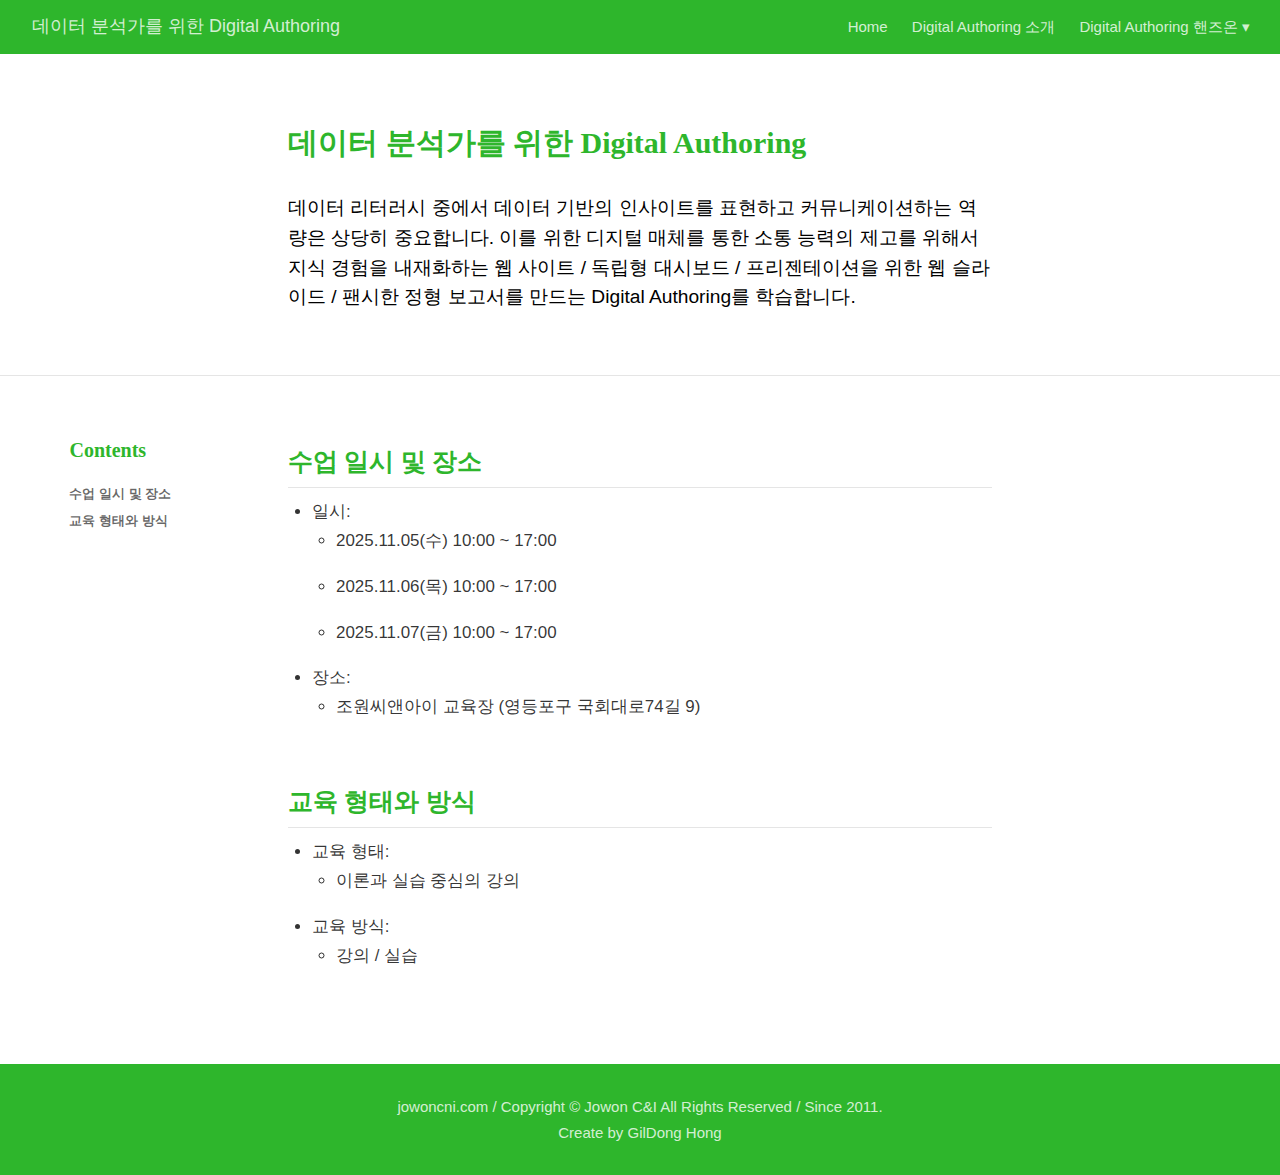
<file: docs/index.html>
<!DOCTYPE html>

<html xmlns="http://www.w3.org/1999/xhtml" lang="" xml:lang="">

<head>
  <meta charset="utf-8"/>
  <meta name="viewport" content="width=device-width, initial-scale=1"/>
  <meta http-equiv="X-UA-Compatible" content="IE=Edge,chrome=1"/>
  <meta name="generator" content="distill" />

  <style type="text/css">
  /* Hide doc at startup (prevent jankiness while JS renders/transforms) */
  body {
    visibility: hidden;
  }
  </style>

 <!--radix_placeholder_import_source-->
 <!--/radix_placeholder_import_source-->

<style type="text/css">code{white-space: pre;}</style>
<style type="text/css" data-origin="pandoc">
pre > code.sourceCode { white-space: pre; position: relative; }
pre > code.sourceCode > span { line-height: 1.25; }
pre > code.sourceCode > span:empty { height: 1.2em; }
.sourceCode { overflow: visible; }
code.sourceCode > span { color: inherit; text-decoration: inherit; }
div.sourceCode { margin: 1em 0; }
pre.sourceCode { margin: 0; }
@media screen {
div.sourceCode { overflow: auto; }
}
@media print {
pre > code.sourceCode { white-space: pre-wrap; }
pre > code.sourceCode > span { text-indent: -5em; padding-left: 5em; }
}
pre.numberSource code
  { counter-reset: source-line 0; }
pre.numberSource code > span
  { position: relative; left: -4em; counter-increment: source-line; }
pre.numberSource code > span > a:first-child::before
  { content: counter(source-line);
    position: relative; left: -1em; text-align: right; vertical-align: baseline;
    border: none; display: inline-block;
    -webkit-touch-callout: none; -webkit-user-select: none;
    -khtml-user-select: none; -moz-user-select: none;
    -ms-user-select: none; user-select: none;
    padding: 0 4px; width: 4em;
    color: #aaaaaa;
  }
pre.numberSource { margin-left: 3em; border-left: 1px solid #aaaaaa;  padding-left: 4px; }
div.sourceCode
  { color: #00769e; background-color: #f1f3f5; }
@media screen {
pre > code.sourceCode > span > a:first-child::before { text-decoration: underline; }
}
code span { color: #00769e; } /* Normal */
code span.al { color: #ad0000; } /* Alert */
code span.an { color: #5e5e5e; } /* Annotation */
code span.at { color: #657422; } /* Attribute */
code span.bn { color: #ad0000; } /* BaseN */
code span.bu { } /* BuiltIn */
code span.cf { color: #00769e; } /* ControlFlow */
code span.ch { color: #20794d; } /* Char */
code span.cn { color: #8f5902; } /* Constant */
code span.co { color: #5e5e5e; } /* Comment */
code span.cv { color: #5e5e5e; font-style: italic; } /* CommentVar */
code span.do { color: #5e5e5e; font-style: italic; } /* Documentation */
code span.dt { color: #ad0000; } /* DataType */
code span.dv { color: #ad0000; } /* DecVal */
code span.er { color: #ad0000; } /* Error */
code span.ex { } /* Extension */
code span.fl { color: #ad0000; } /* Float */
code span.fu { color: #4758ab; } /* Function */
code span.im { } /* Import */
code span.in { color: #5e5e5e; } /* Information */
code span.kw { color: #00769e; } /* Keyword */
code span.op { color: #5e5e5e; } /* Operator */
code span.ot { color: #00769e; } /* Other */
code span.pp { color: #ad0000; } /* Preprocessor */
code span.sc { color: #5e5e5e; } /* SpecialChar */
code span.ss { color: #20794d; } /* SpecialString */
code span.st { color: #20794d; } /* String */
code span.va { color: #111111; } /* Variable */
code span.vs { color: #20794d; } /* VerbatimString */
code span.wa { color: #5e5e5e; font-style: italic; } /* Warning */
</style>


  <!--radix_placeholder_meta_tags-->
  <title>데이터 분석가를 위한 Digital Authoring</title>

  <meta property="description" itemprop="description" content="데이터 리터러시 중에서 데이터 기반의 **인사이트를 표현하고 커뮤니케이션하는 역량은 상당히 중요**합니다. 이를 위한 **디지털 매체를 통한 소통 능력의 제고**를 위해서 **지식 경험을 내재화하는 웹 사이트** / **독립형 대시보드** / **프리젠테이션을 위한 웹 슬라이드** / **팬시한 정형 보고서**를 만드는 **Digital Authoring를 학습**합니다."/>



  <!--  https://developers.facebook.com/docs/sharing/webmasters#markup -->
  <meta property="og:title" content="데이터 분석가를 위한 Digital Authoring"/>
  <meta property="og:type" content="article"/>
  <meta property="og:description" content="데이터 리터러시 중에서 데이터 기반의 **인사이트를 표현하고 커뮤니케이션하는 역량은 상당히 중요**합니다. 이를 위한 **디지털 매체를 통한 소통 능력의 제고**를 위해서 **지식 경험을 내재화하는 웹 사이트** / **독립형 대시보드** / **프리젠테이션을 위한 웹 슬라이드** / **팬시한 정형 보고서**를 만드는 **Digital Authoring를 학습**합니다."/>
  <meta property="og:locale" content="en_US"/>
  <meta property="og:site_name" content="데이터 분석가를 위한 Digital Authoring"/>

  <!--  https://dev.twitter.com/cards/types/summary -->
  <meta property="twitter:card" content="summary"/>
  <meta property="twitter:title" content="데이터 분석가를 위한 Digital Authoring"/>
  <meta property="twitter:description" content="데이터 리터러시 중에서 데이터 기반의 **인사이트를 표현하고 커뮤니케이션하는 역량은 상당히 중요**합니다. 이를 위한 **디지털 매체를 통한 소통 능력의 제고**를 위해서 **지식 경험을 내재화하는 웹 사이트** / **독립형 대시보드** / **프리젠테이션을 위한 웹 슬라이드** / **팬시한 정형 보고서**를 만드는 **Digital Authoring를 학습**합니다."/>

  <!--/radix_placeholder_meta_tags-->
  <!--radix_placeholder_rmarkdown_metadata-->

  <script type="text/json" id="radix-rmarkdown-metadata">
  {"type":"list","attributes":{"names":{"type":"character","attributes":{},"value":["title","description","site","output"]}},"value":[{"type":"character","attributes":{},"value":["데이터 분석가를 위한 Digital Authoring"]},{"type":"character","attributes":{},"value":["데이터 리터러시 중에서 데이터 기반의 **인사이트를 표현하고 커뮤니케이션하는 역량은 상당히 중요**합니다. 이를 위한 **디지털 매체를 통한 소통 능력의 제고**를 위해서 **지식 경험을 내재화하는 웹 사이트** / **독립형 대시보드** / **프리젠테이션을 위한 웹 슬라이드** / **팬시한 정형 보고서**를 만드는 **Digital Authoring를 학습**합니다.\n"]},{"type":"character","attributes":{},"value":["distill::distill_website"]},{"type":"list","attributes":{"names":{"type":"character","attributes":{},"value":["distill::distill_article"]}},"value":[{"type":"list","attributes":{"names":{"type":"character","attributes":{},"value":["toc","toc_depth"]}},"value":[{"type":"logical","attributes":{},"value":[true]},{"type":"integer","attributes":{},"value":[3]}]}]}]}
  </script>
  <!--/radix_placeholder_rmarkdown_metadata-->
  <!--radix_placeholder_navigation_in_header-->
  <meta name="distill:offset" content=""/>

  <script type="application/javascript">

    window.headroom_prevent_pin = false;

    window.document.addEventListener("DOMContentLoaded", function (event) {

      // initialize headroom for banner
      var header = $('header').get(0);
      var headerHeight = header.offsetHeight;
      var headroom = new Headroom(header, {
        tolerance: 5,
        onPin : function() {
          if (window.headroom_prevent_pin) {
            window.headroom_prevent_pin = false;
            headroom.unpin();
          }
        }
      });
      headroom.init();
      if(window.location.hash)
        headroom.unpin();
      $(header).addClass('headroom--transition');

      // offset scroll location for banner on hash change
      // (see: https://github.com/WickyNilliams/headroom.js/issues/38)
      window.addEventListener("hashchange", function(event) {
        window.scrollTo(0, window.pageYOffset - (headerHeight + 25));
      });

      // responsive menu
      $('.distill-site-header').each(function(i, val) {
        var topnav = $(this);
        var toggle = topnav.find('.nav-toggle');
        toggle.on('click', function() {
          topnav.toggleClass('responsive');
        });
      });

      // nav dropdowns
      $('.nav-dropbtn').click(function(e) {
        $(this).next('.nav-dropdown-content').toggleClass('nav-dropdown-active');
        $(this).parent().siblings('.nav-dropdown')
           .children('.nav-dropdown-content').removeClass('nav-dropdown-active');
      });
      $("body").click(function(e){
        $('.nav-dropdown-content').removeClass('nav-dropdown-active');
      });
      $(".nav-dropdown").click(function(e){
        e.stopPropagation();
      });
    });
  </script>

  <style type="text/css">

  /* Theme (user-documented overrideables for nav appearance) */

  .distill-site-nav {
    color: rgba(255, 255, 255, 0.8);
    background-color: #0F2E3D;
    font-size: 15px;
    font-weight: 300;
  }

  .distill-site-nav a {
    color: inherit;
    text-decoration: none;
  }

  .distill-site-nav a:hover {
    color: white;
  }

  @media print {
    .distill-site-nav {
      display: none;
    }
  }

  .distill-site-header {

  }

  .distill-site-footer {

  }


  /* Site Header */

  .distill-site-header {
    width: 100%;
    box-sizing: border-box;
    z-index: 3;
  }

  .distill-site-header .nav-left {
    display: inline-block;
    margin-left: 8px;
  }

  @media screen and (max-width: 768px) {
    .distill-site-header .nav-left {
      margin-left: 0;
    }
  }


  .distill-site-header .nav-right {
    float: right;
    margin-right: 8px;
  }

  .distill-site-header a,
  .distill-site-header .title {
    display: inline-block;
    text-align: center;
    padding: 14px 10px 14px 10px;
  }

  .distill-site-header .title {
    font-size: 18px;
    min-width: 150px;
  }

  .distill-site-header .logo {
    padding: 0;
  }

  .distill-site-header .logo img {
    display: none;
    max-height: 20px;
    width: auto;
    margin-bottom: -4px;
  }

  .distill-site-header .nav-image img {
    max-height: 18px;
    width: auto;
    display: inline-block;
    margin-bottom: -3px;
  }



  @media screen and (min-width: 1000px) {
    .distill-site-header .logo img {
      display: inline-block;
    }
    .distill-site-header .nav-left {
      margin-left: 20px;
    }
    .distill-site-header .nav-right {
      margin-right: 20px;
    }
    .distill-site-header .title {
      padding-left: 12px;
    }
  }


  .distill-site-header .nav-toggle {
    display: none;
  }

  .nav-dropdown {
    display: inline-block;
    position: relative;
  }

  .nav-dropdown .nav-dropbtn {
    border: none;
    outline: none;
    color: rgba(255, 255, 255, 0.8);
    padding: 16px 10px;
    background-color: transparent;
    font-family: inherit;
    font-size: inherit;
    font-weight: inherit;
    margin: 0;
    margin-top: 1px;
    z-index: 2;
  }

  .nav-dropdown-content {
    display: none;
    position: absolute;
    background-color: white;
    min-width: 200px;
    border: 1px solid rgba(0,0,0,0.15);
    border-radius: 4px;
    box-shadow: 0px 8px 16px 0px rgba(0,0,0,0.1);
    z-index: 1;
    margin-top: 2px;
    white-space: nowrap;
    padding-top: 4px;
    padding-bottom: 4px;
  }

  .nav-dropdown-content hr {
    margin-top: 4px;
    margin-bottom: 4px;
    border: none;
    border-bottom: 1px solid rgba(0, 0, 0, 0.1);
  }

  .nav-dropdown-active {
    display: block;
  }

  .nav-dropdown-content a, .nav-dropdown-content .nav-dropdown-header {
    color: black;
    padding: 6px 24px;
    text-decoration: none;
    display: block;
    text-align: left;
  }

  .nav-dropdown-content .nav-dropdown-header {
    display: block;
    padding: 5px 24px;
    padding-bottom: 0;
    text-transform: uppercase;
    font-size: 14px;
    color: #999999;
    white-space: nowrap;
  }

  .nav-dropdown:hover .nav-dropbtn {
    color: white;
  }

  .nav-dropdown-content a:hover {
    background-color: #ddd;
    color: black;
  }

  .nav-right .nav-dropdown-content {
    margin-left: -45%;
    right: 0;
  }

  @media screen and (max-width: 768px) {
    .distill-site-header a, .distill-site-header .nav-dropdown  {display: none;}
    .distill-site-header a.nav-toggle {
      float: right;
      display: block;
    }
    .distill-site-header .title {
      margin-left: 0;
    }
    .distill-site-header .nav-right {
      margin-right: 0;
    }
    .distill-site-header {
      overflow: hidden;
    }
    .nav-right .nav-dropdown-content {
      margin-left: 0;
    }
  }


  @media screen and (max-width: 768px) {
    .distill-site-header.responsive {position: relative; min-height: 500px; }
    .distill-site-header.responsive a.nav-toggle {
      position: absolute;
      right: 0;
      top: 0;
    }
    .distill-site-header.responsive a,
    .distill-site-header.responsive .nav-dropdown {
      display: block;
      text-align: left;
    }
    .distill-site-header.responsive .nav-left,
    .distill-site-header.responsive .nav-right {
      width: 100%;
    }
    .distill-site-header.responsive .nav-dropdown {float: none;}
    .distill-site-header.responsive .nav-dropdown-content {position: relative;}
    .distill-site-header.responsive .nav-dropdown .nav-dropbtn {
      display: block;
      width: 100%;
      text-align: left;
    }
  }

  /* Site Footer */

  .distill-site-footer {
    width: 100%;
    overflow: hidden;
    box-sizing: border-box;
    z-index: 3;
    margin-top: 30px;
    padding-top: 30px;
    padding-bottom: 30px;
    text-align: center;
  }

  /* Headroom */

  d-title {
    padding-top: 6rem;
  }

  @media print {
    d-title {
      padding-top: 4rem;
    }
  }

  .headroom {
    z-index: 1000;
    position: fixed;
    top: 0;
    left: 0;
    right: 0;
  }

  .headroom--transition {
    transition: all .4s ease-in-out;
  }

  .headroom--unpinned {
    top: -100px;
  }

  .headroom--pinned {
    top: 0;
  }

  /* adjust viewport for navbar height */
  /* helps vertically center bootstrap (non-distill) content */
  .min-vh-100 {
    min-height: calc(100vh - 100px) !important;
  }

  </style>

  <script src="site_libs/jquery-3.6.0/jquery-3.6.0.min.js"></script>
  <link href="site_libs/font-awesome-6.5.2/css/all.min.css" rel="stylesheet"/>
  <link href="site_libs/font-awesome-6.5.2/css/v4-shims.min.css" rel="stylesheet"/>
  <script src="site_libs/headroom-0.9.4/headroom.min.js"></script>
  <script src="site_libs/autocomplete-0.37.1/autocomplete.min.js"></script>
  <script src="site_libs/fuse-6.4.1/fuse.min.js"></script>

  <script type="application/javascript">

  function getMeta(metaName) {
    var metas = document.getElementsByTagName('meta');
    for (let i = 0; i < metas.length; i++) {
      if (metas[i].getAttribute('name') === metaName) {
        return metas[i].getAttribute('content');
      }
    }
    return '';
  }

  function offsetURL(url) {
    var offset = getMeta('distill:offset');
    return offset ? offset + '/' + url : url;
  }

  function createFuseIndex() {

    // create fuse index
    var options = {
      keys: [
        { name: 'title', weight: 20 },
        { name: 'categories', weight: 15 },
        { name: 'description', weight: 10 },
        { name: 'contents', weight: 5 },
      ],
      ignoreLocation: true,
      threshold: 0
    };
    var fuse = new window.Fuse([], options);

    // fetch the main search.json
    return fetch(offsetURL('search.json'))
      .then(function(response) {
        if (response.status == 200) {
          return response.json().then(function(json) {
            // index main articles
            json.articles.forEach(function(article) {
              fuse.add(article);
            });
            // download collections and index their articles
            return Promise.all(json.collections.map(function(collection) {
              return fetch(offsetURL(collection)).then(function(response) {
                if (response.status === 200) {
                  return response.json().then(function(articles) {
                    articles.forEach(function(article) {
                      fuse.add(article);
                    });
                  })
                } else {
                  return Promise.reject(
                    new Error('Unexpected status from search index request: ' +
                              response.status)
                  );
                }
              });
            })).then(function() {
              return fuse;
            });
          });

        } else {
          return Promise.reject(
            new Error('Unexpected status from search index request: ' +
                        response.status)
          );
        }
      });
  }

  window.document.addEventListener("DOMContentLoaded", function (event) {

    // get search element (bail if we don't have one)
    var searchEl = window.document.getElementById('distill-search');
    if (!searchEl)
      return;

    createFuseIndex()
      .then(function(fuse) {

        // make search box visible
        searchEl.classList.remove('hidden');

        // initialize autocomplete
        var options = {
          autoselect: true,
          hint: false,
          minLength: 2,
        };
        window.autocomplete(searchEl, options, [{
          source: function(query, callback) {
            const searchOptions = {
              isCaseSensitive: false,
              shouldSort: true,
              minMatchCharLength: 2,
              limit: 10,
            };
            var results = fuse.search(query, searchOptions);
            callback(results
              .map(function(result) { return result.item; })
            );
          },
          templates: {
            suggestion: function(suggestion) {
              var img = suggestion.preview && Object.keys(suggestion.preview).length > 0
                ? `<img src="${offsetURL(suggestion.preview)}"</img>`
                : '';
              var html = `
                <div class="search-item">
                  <h3>${suggestion.title}</h3>
                  <div class="search-item-description">
                    ${suggestion.description || ''}
                  </div>
                  <div class="search-item-preview">
                    ${img}
                  </div>
                </div>
              `;
              return html;
            }
          }
        }]).on('autocomplete:selected', function(event, suggestion) {
          window.location.href = offsetURL(suggestion.path);
        });
        // remove inline display style on autocompleter (we want to
        // manage responsive display via css)
        $('.algolia-autocomplete').css("display", "");
      })
      .catch(function(error) {
        console.log(error);
      });

  });

  </script>

  <style type="text/css">

  .nav-search {
    font-size: x-small;
  }

  /* Algolioa Autocomplete */

  .algolia-autocomplete {
    display: inline-block;
    margin-left: 10px;
    vertical-align: sub;
    background-color: white;
    color: black;
    padding: 6px;
    padding-top: 8px;
    padding-bottom: 0;
    border-radius: 6px;
    border: 1px #0F2E3D solid;
    width: 180px;
  }


  @media screen and (max-width: 768px) {
    .distill-site-nav .algolia-autocomplete {
      display: none;
      visibility: hidden;
    }
    .distill-site-nav.responsive .algolia-autocomplete {
      display: inline-block;
      visibility: visible;
    }
    .distill-site-nav.responsive .algolia-autocomplete .aa-dropdown-menu {
      margin-left: 0;
      width: 400px;
      max-height: 400px;
    }
  }

  .algolia-autocomplete .aa-input, .algolia-autocomplete .aa-hint {
    width: 90%;
    outline: none;
    border: none;
  }

  .algolia-autocomplete .aa-hint {
    color: #999;
  }
  .algolia-autocomplete .aa-dropdown-menu {
    width: 550px;
    max-height: 70vh;
    overflow-x: visible;
    overflow-y: scroll;
    padding: 5px;
    margin-top: 3px;
    margin-left: -150px;
    background-color: #fff;
    border-radius: 5px;
    border: 1px solid #999;
    border-top: none;
  }

  .algolia-autocomplete .aa-dropdown-menu .aa-suggestion {
    cursor: pointer;
    padding: 5px 4px;
    border-bottom: 1px solid #eee;
  }

  .algolia-autocomplete .aa-dropdown-menu .aa-suggestion:last-of-type {
    border-bottom: none;
    margin-bottom: 2px;
  }

  .algolia-autocomplete .aa-dropdown-menu .aa-suggestion .search-item {
    overflow: hidden;
    font-size: 0.8em;
    line-height: 1.4em;
  }

  .algolia-autocomplete .aa-dropdown-menu .aa-suggestion .search-item h3 {
    font-size: 1rem;
    margin-block-start: 0;
    margin-block-end: 5px;
  }

  .algolia-autocomplete .aa-dropdown-menu .aa-suggestion .search-item-description {
    display: inline-block;
    overflow: hidden;
    height: 2.8em;
    width: 80%;
    margin-right: 4%;
  }

  .algolia-autocomplete .aa-dropdown-menu .aa-suggestion .search-item-preview {
    display: inline-block;
    width: 15%;
  }

  .algolia-autocomplete .aa-dropdown-menu .aa-suggestion .search-item-preview img {
    height: 3em;
    width: auto;
    display: none;
  }

  .algolia-autocomplete .aa-dropdown-menu .aa-suggestion .search-item-preview img[src] {
    display: initial;
  }

  .algolia-autocomplete .aa-dropdown-menu .aa-suggestion.aa-cursor {
    background-color: #eee;
  }
  .algolia-autocomplete .aa-dropdown-menu .aa-suggestion em {
    font-weight: bold;
    font-style: normal;
  }

  </style>


  <!--/radix_placeholder_navigation_in_header-->
  <!--radix_placeholder_distill-->

  <style type="text/css">

  body {
    background-color: white;
  }

  .pandoc-table {
    width: 100%;
  }

  .pandoc-table>caption {
    margin-bottom: 10px;
  }

  .pandoc-table th:not([align]) {
    text-align: left;
  }

  .pagedtable-footer {
    font-size: 15px;
  }

  d-byline .byline {
    grid-template-columns: 2fr 2fr;
  }

  d-byline .byline h3 {
    margin-block-start: 1.5em;
  }

  d-byline .byline .authors-affiliations h3 {
    margin-block-start: 0.5em;
  }

  .authors-affiliations .orcid-id {
    width: 16px;
    height:16px;
    margin-left: 4px;
    margin-right: 4px;
    vertical-align: middle;
    padding-bottom: 2px;
  }

  d-title .dt-tags {
    margin-top: 1em;
    grid-column: text;
  }

  .dt-tags .dt-tag {
    text-decoration: none;
    display: inline-block;
    color: rgba(0,0,0,0.6);
    padding: 0em 0.4em;
    margin-right: 0.5em;
    margin-bottom: 0.4em;
    font-size: 70%;
    border: 1px solid rgba(0,0,0,0.2);
    border-radius: 3px;
    text-transform: uppercase;
    font-weight: 500;
  }

  d-article table.gt_table td,
  d-article table.gt_table th {
    border-bottom: none;
    font-size: 100%;
  }

  .html-widget {
    margin-bottom: 2.0em;
  }

  .l-screen-inset {
    padding-right: 16px;
  }

  .l-screen .caption {
    margin-left: 10px;
  }

  .shaded {
    background: rgb(247, 247, 247);
    padding-top: 20px;
    padding-bottom: 20px;
    border-top: 1px solid rgba(0, 0, 0, 0.1);
    border-bottom: 1px solid rgba(0, 0, 0, 0.1);
  }

  .shaded .html-widget {
    margin-bottom: 0;
    border: 1px solid rgba(0, 0, 0, 0.1);
  }

  .shaded .shaded-content {
    background: white;
  }

  .text-output {
    margin-top: 0;
    line-height: 1.5em;
  }

  .hidden {
    display: none !important;
  }

  hr.section-separator {
    border: none;
    border-top: 1px solid rgba(0, 0, 0, 0.1);
    margin: 0px;
  }


  d-byline {
    border-top: none;
  }

  d-article {
    padding-top: 2.5rem;
    padding-bottom: 30px;
    border-top: none;
  }

  d-appendix {
    padding-top: 30px;
  }

  d-article>p>img {
    width: 100%;
  }

  d-article h2 {
    margin: 1rem 0 1.5rem 0;
  }

  d-article h3 {
    margin-top: 1.5rem;
  }

  d-article iframe {
    border: 1px solid rgba(0, 0, 0, 0.1);
    margin-bottom: 2.0em;
    width: 100%;
  }

  /* Tweak code blocks */

  d-article div.sourceCode code,
  d-article pre code {
    font-family: Consolas, Monaco, 'Andale Mono', 'Ubuntu Mono', monospace;
  }

  d-article pre,
  d-article div.sourceCode,
  d-article div.sourceCode pre {
    overflow: auto;
  }

  d-article div.sourceCode {
    background-color: white;
  }

  d-article div.sourceCode pre {
    padding-left: 10px;
    font-size: 12px;
    border-left: 2px solid rgba(0,0,0,0.1);
  }

  d-article pre {
    font-size: 12px;
    color: black;
    background: none;
    margin-top: 0;
    text-align: left;
    white-space: pre;
    word-spacing: normal;
    word-break: normal;
    word-wrap: normal;
    line-height: 1.5;

    -moz-tab-size: 4;
    -o-tab-size: 4;
    tab-size: 4;

    -webkit-hyphens: none;
    -moz-hyphens: none;
    -ms-hyphens: none;
    hyphens: none;
  }

  d-article pre a {
    border-bottom: none;
  }

  d-article pre a:hover {
    border-bottom: none;
    text-decoration: underline;
  }

  d-article details {
    grid-column: text;
    margin-bottom: 0.8em;
  }

  @media(min-width: 768px) {

  d-article pre,
  d-article div.sourceCode,
  d-article div.sourceCode pre {
    overflow: visible !important;
  }

  d-article div.sourceCode pre {
    padding-left: 18px;
    font-size: 14px;
  }

  /* tweak for Pandoc numbered line within distill */
  d-article pre.numberSource code > span {
      left: -2em;
  }

  d-article pre {
    font-size: 14px;
  }

  }

  figure img.external {
    background: white;
    border: 1px solid rgba(0, 0, 0, 0.1);
    box-shadow: 0 1px 8px rgba(0, 0, 0, 0.1);
    padding: 18px;
    box-sizing: border-box;
  }

  /* CSS for d-contents */

  .d-contents {
    grid-column: text;
    color: rgba(0,0,0,0.8);
    font-size: 0.9em;
    padding-bottom: 1em;
    margin-bottom: 1em;
    padding-bottom: 0.5em;
    margin-bottom: 1em;
    padding-left: 0.25em;
    justify-self: start;
  }

  @media(min-width: 1000px) {
    .d-contents.d-contents-float {
      height: 0;
      grid-column-start: 1;
      grid-column-end: 4;
      justify-self: center;
      padding-right: 3em;
      padding-left: 2em;
    }
  }

  .d-contents nav h3 {
    font-size: 18px;
    margin-top: 0;
    margin-bottom: 1em;
  }

  .d-contents li {
    list-style-type: none
  }

  .d-contents nav > ul {
    padding-left: 0;
  }

  .d-contents ul {
    padding-left: 1em
  }

  .d-contents nav ul li {
    margin-top: 0.6em;
    margin-bottom: 0.2em;
  }

  .d-contents nav a {
    font-size: 13px;
    border-bottom: none;
    text-decoration: none
    color: rgba(0, 0, 0, 0.8);
  }

  .d-contents nav a:hover {
    text-decoration: underline solid rgba(0, 0, 0, 0.6)
  }

  .d-contents nav > ul > li > a {
    font-weight: 600;
  }

  .d-contents nav > ul > li > ul {
    font-weight: inherit;
  }

  .d-contents nav > ul > li > ul > li {
    margin-top: 0.2em;
  }


  .d-contents nav ul {
    margin-top: 0;
    margin-bottom: 0.25em;
  }

  .d-article-with-toc h2:nth-child(2) {
    margin-top: 0;
  }


  /* Figure */

  .figure {
    position: relative;
    margin-bottom: 2.5em;
    margin-top: 1.5em;
  }

  .figure .caption {
    color: rgba(0, 0, 0, 0.6);
    font-size: 12px;
    line-height: 1.5em;
  }

  .figure img.external {
    background: white;
    border: 1px solid rgba(0, 0, 0, 0.1);
    box-shadow: 0 1px 8px rgba(0, 0, 0, 0.1);
    padding: 18px;
    box-sizing: border-box;
  }

  .figure .caption a {
    color: rgba(0, 0, 0, 0.6);
  }

  .figure .caption b,
  .figure .caption strong, {
    font-weight: 600;
    color: rgba(0, 0, 0, 1.0);
  }

  /* Citations */

  d-article .citation {
    color: inherit;
    cursor: inherit;
  }

  div.hanging-indent{
    margin-left: 1em; text-indent: -1em;
  }

  /* Citation hover box */

  .tippy-box[data-theme~=light-border] {
    background-color: rgba(250, 250, 250, 0.95);
  }

  .tippy-content > p {
    margin-bottom: 0;
    padding: 2px;
  }


  /* Tweak 1000px media break to show more text */

  @media(min-width: 1000px) {
    .base-grid,
    distill-header,
    d-title,
    d-abstract,
    d-article,
    d-appendix,
    distill-appendix,
    d-byline,
    d-footnote-list,
    d-citation-list,
    distill-footer {
      grid-template-columns: [screen-start] 1fr [page-start kicker-start] 80px [middle-start] 50px [text-start kicker-end] 65px 65px 65px 65px 65px 65px 65px 65px [text-end gutter-start] 65px [middle-end] 65px [page-end gutter-end] 1fr [screen-end];
      grid-column-gap: 16px;
    }

    .grid {
      grid-column-gap: 16px;
    }

    d-article {
      font-size: 1.06rem;
      line-height: 1.7em;
    }
    figure .caption, .figure .caption, figure figcaption {
      font-size: 13px;
    }
  }

  @media(min-width: 1180px) {
    .base-grid,
    distill-header,
    d-title,
    d-abstract,
    d-article,
    d-appendix,
    distill-appendix,
    d-byline,
    d-footnote-list,
    d-citation-list,
    distill-footer {
      grid-template-columns: [screen-start] 1fr [page-start kicker-start] 60px [middle-start] 60px [text-start kicker-end] 60px 60px 60px 60px 60px 60px 60px 60px [text-end gutter-start] 60px [middle-end] 60px [page-end gutter-end] 1fr [screen-end];
      grid-column-gap: 32px;
    }

    .grid {
      grid-column-gap: 32px;
    }
  }


  /* Get the citation styles for the appendix (not auto-injected on render since
     we do our own rendering of the citation appendix) */

  d-appendix .citation-appendix,
  .d-appendix .citation-appendix {
    font-size: 11px;
    line-height: 15px;
    border-left: 1px solid rgba(0, 0, 0, 0.1);
    padding-left: 18px;
    border: 1px solid rgba(0,0,0,0.1);
    background: rgba(0, 0, 0, 0.02);
    padding: 10px 18px;
    border-radius: 3px;
    color: rgba(150, 150, 150, 1);
    overflow: hidden;
    margin-top: -12px;
    white-space: pre-wrap;
    word-wrap: break-word;
  }

  /* Include appendix styles here so they can be overridden */

  d-appendix {
    contain: layout style;
    font-size: 0.8em;
    line-height: 1.7em;
    margin-top: 60px;
    margin-bottom: 0;
    border-top: 1px solid rgba(0, 0, 0, 0.1);
    color: rgba(0,0,0,0.5);
    padding-top: 60px;
    padding-bottom: 48px;
  }

  d-appendix h3 {
    grid-column: page-start / text-start;
    font-size: 15px;
    font-weight: 500;
    margin-top: 1em;
    margin-bottom: 0;
    color: rgba(0,0,0,0.65);
  }

  d-appendix h3 + * {
    margin-top: 1em;
  }

  d-appendix ol {
    padding: 0 0 0 15px;
  }

  @media (min-width: 768px) {
    d-appendix ol {
      padding: 0 0 0 30px;
      margin-left: -30px;
    }
  }

  d-appendix li {
    margin-bottom: 1em;
  }

  d-appendix a {
    color: rgba(0, 0, 0, 0.6);
  }

  d-appendix > * {
    grid-column: text;
  }

  d-appendix > d-footnote-list,
  d-appendix > d-citation-list,
  d-appendix > distill-appendix {
    grid-column: screen;
  }

  /* Include footnote styles here so they can be overridden */

  d-footnote-list {
    contain: layout style;
  }

  d-footnote-list > * {
    grid-column: text;
  }

  d-footnote-list a.footnote-backlink {
    color: rgba(0,0,0,0.3);
    padding-left: 0.5em;
  }



  /* Anchor.js */

  .anchorjs-link {
    /*transition: all .25s linear; */
    text-decoration: none;
    border-bottom: none;
  }
  *:hover > .anchorjs-link {
    margin-left: -1.125em !important;
    text-decoration: none;
    border-bottom: none;
  }

  /* Social footer */

  .social_footer {
    margin-top: 30px;
    margin-bottom: 0;
    color: rgba(0,0,0,0.67);
  }

  .disqus-comments {
    margin-right: 30px;
  }

  .disqus-comment-count {
    border-bottom: 1px solid rgba(0, 0, 0, 0.4);
    cursor: pointer;
  }

  #disqus_thread {
    margin-top: 30px;
  }

  .article-sharing a {
    border-bottom: none;
    margin-right: 8px;
  }

  .article-sharing a:hover {
    border-bottom: none;
  }

  .sidebar-section.subscribe {
    font-size: 12px;
    line-height: 1.6em;
  }

  .subscribe p {
    margin-bottom: 0.5em;
  }


  .article-footer .subscribe {
    font-size: 15px;
    margin-top: 45px;
  }


  .sidebar-section.custom {
    font-size: 12px;
    line-height: 1.6em;
  }

  .custom p {
    margin-bottom: 0.5em;
  }

  /* Styles for listing layout (hide title) */
  .layout-listing d-title, .layout-listing .d-title {
    display: none;
  }

  /* Styles for posts lists (not auto-injected) */


  .posts-with-sidebar {
    padding-left: 45px;
    padding-right: 45px;
  }

  .posts-list .description h2,
  .posts-list .description p {
    font-family: -apple-system, BlinkMacSystemFont, "Segoe UI", Roboto, Oxygen, Ubuntu, Cantarell, "Fira Sans", "Droid Sans", "Helvetica Neue", Arial, sans-serif;
  }

  .posts-list .description h2 {
    font-weight: 700;
    border-bottom: none;
    padding-bottom: 0;
  }

  .posts-list h2.post-tag {
    border-bottom: 1px solid rgba(0, 0, 0, 0.2);
    padding-bottom: 12px;
  }
  .posts-list {
    margin-top: 60px;
    margin-bottom: 24px;
  }

  .posts-list .post-preview {
    text-decoration: none;
    overflow: hidden;
    display: block;
    border-bottom: 1px solid rgba(0, 0, 0, 0.1);
    padding: 24px 0;
  }

  .post-preview-last {
    border-bottom: none !important;
  }

  .posts-list .posts-list-caption {
    grid-column: screen;
    font-weight: 400;
  }

  .posts-list .post-preview h2 {
    margin: 0 0 6px 0;
    line-height: 1.2em;
    font-style: normal;
    font-size: 24px;
  }

  .posts-list .post-preview p {
    margin: 0 0 12px 0;
    line-height: 1.4em;
    font-size: 16px;
  }

  .posts-list .post-preview .thumbnail {
    box-sizing: border-box;
    margin-bottom: 24px;
    position: relative;
    max-width: 500px;
  }
  .posts-list .post-preview img {
    width: 100%;
    display: block;
  }

  .posts-list .metadata {
    font-size: 12px;
    line-height: 1.4em;
    margin-bottom: 18px;
  }

  .posts-list .metadata > * {
    display: inline-block;
  }

  .posts-list .metadata .publishedDate {
    margin-right: 2em;
  }

  .posts-list .metadata .dt-authors {
    display: block;
    margin-top: 0.3em;
    margin-right: 2em;
  }

  .posts-list .dt-tags {
    display: block;
    line-height: 1em;
  }

  .posts-list .dt-tags .dt-tag {
    display: inline-block;
    color: rgba(0,0,0,0.6);
    padding: 0.3em 0.4em;
    margin-right: 0.2em;
    margin-bottom: 0.4em;
    font-size: 60%;
    border: 1px solid rgba(0,0,0,0.2);
    border-radius: 3px;
    text-transform: uppercase;
    font-weight: 500;
  }

  .posts-list img {
    opacity: 1;
  }

  .posts-list img[data-src] {
    opacity: 0;
  }

  .posts-more {
    clear: both;
  }


  .posts-sidebar {
    font-size: 16px;
  }

  .posts-sidebar h3 {
    font-size: 16px;
    margin-top: 0;
    margin-bottom: 0.5em;
    font-weight: 400;
    text-transform: uppercase;
  }

  .sidebar-section {
    margin-bottom: 30px;
  }

  .categories ul {
    list-style-type: none;
    margin: 0;
    padding: 0;
  }

  .categories li {
    color: rgba(0, 0, 0, 0.8);
    margin-bottom: 0;
  }

  .categories li>a {
    border-bottom: none;
  }

  .categories li>a:hover {
    border-bottom: 1px solid rgba(0, 0, 0, 0.4);
  }

  .categories .active {
    font-weight: 600;
  }

  .categories .category-count {
    color: rgba(0, 0, 0, 0.4);
  }


  @media(min-width: 768px) {
    .posts-list .post-preview h2 {
      font-size: 26px;
    }
    .posts-list .post-preview .thumbnail {
      float: right;
      width: 30%;
      margin-bottom: 0;
    }
    .posts-list .post-preview .description {
      float: left;
      width: 45%;
    }
    .posts-list .post-preview .metadata {
      float: left;
      width: 20%;
      margin-top: 8px;
    }
    .posts-list .post-preview p {
      margin: 0 0 12px 0;
      line-height: 1.5em;
      font-size: 16px;
    }
    .posts-with-sidebar .posts-list {
      float: left;
      width: 75%;
    }
    .posts-with-sidebar .posts-sidebar {
      float: right;
      width: 20%;
      margin-top: 60px;
      padding-top: 24px;
      padding-bottom: 24px;
    }
  }


  /* Improve display for browsers without grid (IE/Edge <= 15) */

  .downlevel {
    line-height: 1.6em;
    font-family: -apple-system, BlinkMacSystemFont, "Segoe UI", Roboto, Oxygen, Ubuntu, Cantarell, "Fira Sans", "Droid Sans", "Helvetica Neue", Arial, sans-serif;
    margin: 0;
  }

  .downlevel .d-title {
    padding-top: 6rem;
    padding-bottom: 1.5rem;
  }

  .downlevel .d-title h1 {
    font-size: 50px;
    font-weight: 700;
    line-height: 1.1em;
    margin: 0 0 0.5rem;
  }

  .downlevel .d-title p {
    font-weight: 300;
    font-size: 1.2rem;
    line-height: 1.55em;
    margin-top: 0;
  }

  .downlevel .d-byline {
    padding-top: 0.8em;
    padding-bottom: 0.8em;
    font-size: 0.8rem;
    line-height: 1.8em;
  }

  .downlevel .section-separator {
    border: none;
    border-top: 1px solid rgba(0, 0, 0, 0.1);
  }

  .downlevel .d-article {
    font-size: 1.06rem;
    line-height: 1.7em;
    padding-top: 1rem;
    padding-bottom: 2rem;
  }


  .downlevel .d-appendix {
    padding-left: 0;
    padding-right: 0;
    max-width: none;
    font-size: 0.8em;
    line-height: 1.7em;
    margin-bottom: 0;
    color: rgba(0,0,0,0.5);
    padding-top: 40px;
    padding-bottom: 48px;
  }

  .downlevel .footnotes ol {
    padding-left: 13px;
  }

  .downlevel .base-grid,
  .downlevel .distill-header,
  .downlevel .d-title,
  .downlevel .d-abstract,
  .downlevel .d-article,
  .downlevel .d-appendix,
  .downlevel .distill-appendix,
  .downlevel .d-byline,
  .downlevel .d-footnote-list,
  .downlevel .d-citation-list,
  .downlevel .distill-footer,
  .downlevel .appendix-bottom,
  .downlevel .posts-container {
    padding-left: 40px;
    padding-right: 40px;
  }

  @media(min-width: 768px) {
    .downlevel .base-grid,
    .downlevel .distill-header,
    .downlevel .d-title,
    .downlevel .d-abstract,
    .downlevel .d-article,
    .downlevel .d-appendix,
    .downlevel .distill-appendix,
    .downlevel .d-byline,
    .downlevel .d-footnote-list,
    .downlevel .d-citation-list,
    .downlevel .distill-footer,
    .downlevel .appendix-bottom,
    .downlevel .posts-container {
    padding-left: 150px;
    padding-right: 150px;
    max-width: 900px;
  }
  }

  .downlevel pre code {
    display: block;
    border-left: 2px solid rgba(0, 0, 0, .1);
    padding: 0 0 0 20px;
    font-size: 14px;
  }

  .downlevel code, .downlevel pre {
    color: black;
    background: none;
    font-family: Consolas, Monaco, 'Andale Mono', 'Ubuntu Mono', monospace;
    text-align: left;
    white-space: pre;
    word-spacing: normal;
    word-break: normal;
    word-wrap: normal;
    line-height: 1.5;

    -moz-tab-size: 4;
    -o-tab-size: 4;
    tab-size: 4;

    -webkit-hyphens: none;
    -moz-hyphens: none;
    -ms-hyphens: none;
    hyphens: none;
  }

  .downlevel .posts-list .post-preview {
    color: inherit;
  }



  </style>

  <script type="application/javascript">

  function is_downlevel_browser() {
    if (bowser.isUnsupportedBrowser({ msie: "12", msedge: "16"},
                                   window.navigator.userAgent)) {
      return true;
    } else {
      return window.load_distill_framework === undefined;
    }
  }

  // show body when load is complete
  function on_load_complete() {

    // add anchors
    if (window.anchors) {
      window.anchors.options.placement = 'left';
      window.anchors.add('d-article > h2, d-article > h3, d-article > h4, d-article > h5');
    }


    // set body to visible
    document.body.style.visibility = 'visible';

    // force redraw for leaflet widgets
    if (window.HTMLWidgets) {
      var maps = window.HTMLWidgets.findAll(".leaflet");
      $.each(maps, function(i, el) {
        var map = this.getMap();
        map.invalidateSize();
        map.eachLayer(function(layer) {
          if (layer instanceof L.TileLayer)
            layer.redraw();
        });
      });
    }

    // trigger 'shown' so htmlwidgets resize
    $('d-article').trigger('shown');
  }

  function init_distill() {

    init_common();

    // create front matter
    var front_matter = $('<d-front-matter></d-front-matter>');
    $('#distill-front-matter').wrap(front_matter);

    // create d-title
    $('.d-title').changeElementType('d-title');

    // separator
    var separator = '<hr class="section-separator" style="clear: both"/>';
    // prepend separator above appendix
    $('.d-byline').before(separator);
    $('.d-article').before(separator);

    // create d-byline
    var byline = $('<d-byline></d-byline>');
    $('.d-byline').replaceWith(byline);

    // create d-article
    var article = $('<d-article></d-article>');
    $('.d-article').wrap(article).children().unwrap();

    // move posts container into article
    $('.posts-container').appendTo($('d-article'));

    // create d-appendix
    $('.d-appendix').changeElementType('d-appendix');

    // flag indicating that we have appendix items
    var appendix = $('.appendix-bottom').children('h3').length > 0;

    // replace footnotes with <d-footnote>
    $('.footnote-ref').each(function(i, val) {
      appendix = true;
      var href = $(this).attr('href');
      var id = href.replace('#', '');
      var fn = $('#' + id);
      var fn_p = $('#' + id + '>p');
      fn_p.find('.footnote-back').remove();
      var text = fn_p.html();
      var dtfn = $('<d-footnote></d-footnote>');
      dtfn.html(text);
      $(this).replaceWith(dtfn);
    });
    // remove footnotes
    $('.footnotes').remove();

    // move refs into #references-listing
    $('#references-listing').replaceWith($('#refs'));

    $('h1.appendix, h2.appendix').each(function(i, val) {
      $(this).changeElementType('h3');
    });
    $('h3.appendix').each(function(i, val) {
      var id = $(this).attr('id');
      $('.d-contents a[href="#' + id + '"]').parent().remove();
      appendix = true;
      $(this).nextUntil($('h1, h2, h3')).addBack().appendTo($('d-appendix'));
    });

    // show d-appendix if we have appendix content
    $("d-appendix").css('display', appendix ? 'grid' : 'none');

    // localize layout chunks to just output
    $('.layout-chunk').each(function(i, val) {

      // capture layout
      var layout = $(this).attr('data-layout');

      // apply layout to markdown level block elements
      var elements = $(this).children().not('details, div.sourceCode, pre, script');
      elements.each(function(i, el) {
        var layout_div = $('<div class="' + layout + '"></div>');
        if (layout_div.hasClass('shaded')) {
          var shaded_content = $('<div class="shaded-content"></div>');
          $(this).wrap(shaded_content);
          $(this).parent().wrap(layout_div);
        } else {
          $(this).wrap(layout_div);
        }
      });


      // unwrap the layout-chunk div
      $(this).children().unwrap();
    });

    // remove code block used to force  highlighting css
    $('.distill-force-highlighting-css').parent().remove();

    // remove empty line numbers inserted by pandoc when using a
    // custom syntax highlighting theme, except when numbering line
    // in code chunk
    $('pre:not(.numberLines) code.sourceCode a:empty').remove();

    // load distill framework
    load_distill_framework();

    // wait for window.distillRunlevel == 4 to do post processing
    function distill_post_process() {

      if (!window.distillRunlevel || window.distillRunlevel < 4)
        return;

      // hide author/affiliations entirely if we have no authors
      var front_matter = JSON.parse($("#distill-front-matter").html());
      var have_authors = front_matter.authors && front_matter.authors.length > 0;
      if (!have_authors)
        $('d-byline').addClass('hidden');

      // article with toc class
      $('.d-contents').parent().addClass('d-article-with-toc');

      // strip links that point to #
      $('.authors-affiliations').find('a[href="#"]').removeAttr('href');

      // add orcid ids
      $('.authors-affiliations').find('.author').each(function(i, el) {
        var orcid_id = front_matter.authors[i].orcidID;
        var author_name = front_matter.authors[i].author
        if (orcid_id) {
          var a = $('<a></a>');
          a.attr('href', 'https://orcid.org/' + orcid_id);
          var img = $('<img></img>');
          img.addClass('orcid-id');
          img.attr('alt', author_name ? 'ORCID ID for ' + author_name : 'ORCID ID');
          img.attr('src','[data-uri]');
          a.append(img);
          $(this).append(a);
        }
      });

      // hide elements of author/affiliations grid that have no value
      function hide_byline_column(caption) {
        $('d-byline').find('h3:contains("' + caption + '")').parent().css('visibility', 'hidden');
      }

      // affiliations
      var have_affiliations = false;
      for (var i = 0; i<front_matter.authors.length; ++i) {
        var author = front_matter.authors[i];
        if (author.affiliation !== "&nbsp;") {
          have_affiliations = true;
          break;
        }
      }
      if (!have_affiliations)
        $('d-byline').find('h3:contains("Affiliations")').css('visibility', 'hidden');

      // published date
      if (!front_matter.publishedDate)
        hide_byline_column("Published");

      // document object identifier
      var doi = $('d-byline').find('h3:contains("DOI")');
      var doi_p = doi.next().empty();
      if (!front_matter.doi) {
        // if we have a citation and valid citationText then link to that
        if ($('#citation').length > 0 && front_matter.citationText) {
          doi.html('Citation');
          $('<a href="#citation"></a>')
            .text(front_matter.citationText)
            .appendTo(doi_p);
        } else {
          hide_byline_column("DOI");
        }
      } else {
        $('<a></a>')
           .attr('href', "https://doi.org/" + front_matter.doi)
           .html(front_matter.doi)
           .appendTo(doi_p);
      }

       // change plural form of authors/affiliations
      if (front_matter.authors.length === 1) {
        var grid = $('.authors-affiliations');
        grid.children('h3:contains("Authors")').text('Author');
        grid.children('h3:contains("Affiliations")').text('Affiliation');
      }

      // remove d-appendix and d-footnote-list local styles
      $('d-appendix > style:first-child').remove();
      $('d-footnote-list > style:first-child').remove();

      // move appendix-bottom entries to the bottom
      $('.appendix-bottom').appendTo('d-appendix').children().unwrap();
      $('.appendix-bottom').remove();

      // hoverable references
      $('span.citation[data-cites]').each(function() {
        const citeChild = $(this).children()[0]
        // Do not process if @xyz has been used without escaping and without bibliography activated
        // https://github.com/rstudio/distill/issues/466
        if (citeChild === undefined) return true

        if (citeChild.nodeName == "D-FOOTNOTE") {
          var fn = citeChild
          $(this).html(fn.shadowRoot.querySelector("sup"))
          $(this).id = fn.id
          fn.remove()
        }
        var refs = $(this).attr('data-cites').split(" ");
        var refHtml = refs.map(function(ref) {
          // Could use CSS.escape too here, we insure backward compatibility in navigator
          return "<p>" + $('div[id="ref-' + ref + '"]').html() + "</p>";
        }).join("\n");
        window.tippy(this, {
          allowHTML: true,
          content: refHtml,
          maxWidth: 500,
          interactive: true,
          interactiveBorder: 10,
          theme: 'light-border',
          placement: 'bottom-start'
        });
      });

      // fix footnotes in tables (#411)
      // replacing broken distill.pub feature
      $('table d-footnote').each(function() {
        // we replace internal showAtNode methode which is triggered when hovering a footnote
        this.hoverBox.showAtNode = function(node) {
          // ported from https://github.com/distillpub/template/pull/105/files
          calcOffset = function(elem) {
              let x = elem.offsetLeft;
              let y = elem.offsetTop;
              // Traverse upwards until an `absolute` element is found or `elem`
              // becomes null.
              while (elem = elem.offsetParent && elem.style.position != 'absolute') {
                  x += elem.offsetLeft;
                  y += elem.offsetTop;
              }

              return { left: x, top: y };
          }
          // https://developer.mozilla.org/en-US/docs/Web/API/HTMLElement/offsetTop
          const bbox = node.getBoundingClientRect();
          const offset = calcOffset(node);
          this.show([offset.left + bbox.width, offset.top + bbox.height]);
        }
      })

      // clear polling timer
      clearInterval(tid);

      // show body now that everything is ready
      on_load_complete();
    }

    var tid = setInterval(distill_post_process, 50);
    distill_post_process();

  }

  function init_downlevel() {

    init_common();

     // insert hr after d-title
    $('.d-title').after($('<hr class="section-separator"/>'));

    // check if we have authors
    var front_matter = JSON.parse($("#distill-front-matter").html());
    var have_authors = front_matter.authors && front_matter.authors.length > 0;

    // manage byline/border
    if (!have_authors)
      $('.d-byline').remove();
    $('.d-byline').after($('<hr class="section-separator"/>'));
    $('.d-byline a').remove();

    // remove toc
    $('.d-contents').remove();

    // move appendix elements
    $('h1.appendix, h2.appendix').each(function(i, val) {
      $(this).changeElementType('h3');
    });
    $('h3.appendix').each(function(i, val) {
      $(this).nextUntil($('h1, h2, h3')).addBack().appendTo($('.d-appendix'));
    });


    // inject headers into references and footnotes
    var refs_header = $('<h3></h3>');
    refs_header.text('References');
    $('#refs').prepend(refs_header);

    var footnotes_header = $('<h3></h3');
    footnotes_header.text('Footnotes');
    $('.footnotes').children('hr').first().replaceWith(footnotes_header);

    // move appendix-bottom entries to the bottom
    $('.appendix-bottom').appendTo('.d-appendix').children().unwrap();
    $('.appendix-bottom').remove();

    // remove appendix if it's empty
    if ($('.d-appendix').children().length === 0)
      $('.d-appendix').remove();

    // prepend separator above appendix
    $('.d-appendix').before($('<hr class="section-separator" style="clear: both"/>'));

    // trim code
    $('pre>code').each(function(i, val) {
      $(this).html($.trim($(this).html()));
    });

    // move posts-container right before article
    $('.posts-container').insertBefore($('.d-article'));

    $('body').addClass('downlevel');

    on_load_complete();
  }


  function init_common() {

    // jquery plugin to change element types
    (function($) {
      $.fn.changeElementType = function(newType) {
        var attrs = {};

        $.each(this[0].attributes, function(idx, attr) {
          attrs[attr.nodeName] = attr.nodeValue;
        });

        this.replaceWith(function() {
          return $("<" + newType + "/>", attrs).append($(this).contents());
        });
      };
    })(jQuery);

    // prevent underline for linked images
    $('a > img').parent().css({'border-bottom' : 'none'});

    // mark non-body figures created by knitr chunks as 100% width
    $('.layout-chunk').each(function(i, val) {
      var figures = $(this).find('img, .html-widget');
      // ignore leaflet img layers (#106)
      figures = figures.filter(':not(img[class*="leaflet"])')
      if ($(this).attr('data-layout') !== "l-body") {
        figures.css('width', '100%');
      } else {
        figures.css('max-width', '100%');
        figures.filter("[width]").each(function(i, val) {
          var fig = $(this);
          fig.css('width', fig.attr('width') + 'px');
        });

      }
    });

    // auto-append index.html to post-preview links in file: protocol
    // and in rstudio ide preview
    $('.post-preview').each(function(i, val) {
      if (window.location.protocol === "file:")
        $(this).attr('href', $(this).attr('href') + "index.html");
    });

    // get rid of index.html references in header
    if (window.location.protocol !== "file:") {
      $('.distill-site-header a[href]').each(function(i,val) {
        $(this).attr('href', $(this).attr('href').replace(/^index[.]html/, "./"));
      });
    }

    // add class to pandoc style tables
    $('tr.header').parent('thead').parent('table').addClass('pandoc-table');
    $('.kable-table').children('table').addClass('pandoc-table');

    // add figcaption style to table captions
    $('caption').parent('table').addClass("figcaption");

    // initialize posts list
    if (window.init_posts_list)
      window.init_posts_list();

    // implmement disqus comment link
    $('.disqus-comment-count').click(function() {
      window.headroom_prevent_pin = true;
      $('#disqus_thread').toggleClass('hidden');
      if (!$('#disqus_thread').hasClass('hidden')) {
        var offset = $(this).offset();
        $(window).resize();
        $('html, body').animate({
          scrollTop: offset.top - 35
        });
      }
    });
  }

  document.addEventListener('DOMContentLoaded', function() {
    if (is_downlevel_browser())
      init_downlevel();
    else
      window.addEventListener('WebComponentsReady', init_distill);
  });

  </script>

  <style type="text/css">
  /* base variables */

  /* Edit the CSS properties in this file to create a custom
     Distill theme. Only edit values in the right column
     for each row; values shown are the CSS defaults.
     To return any property to the default,
     you may set its value to: unset
     All rows must end with a semi-colon.                      */

  /* Optional: embed custom fonts here with `@import`          */
  /* This must remain at the top of this file.                 */



  html {
    /*-- Main font sizes --*/
    --title-size:      50px;
    --body-size:       1.06rem;
    --code-size:       14px;
    --aside-size:      12px;
    --fig-cap-size:    13px;
    /*-- Main font colors --*/
    --title-color:     #000000;
    --header-color:    rgba(0, 0, 0, 0.8);
    --body-color:      rgba(0, 0, 0, 0.8);
    --aside-color:     rgba(0, 0, 0, 0.6);
    --fig-cap-color:   rgba(0, 0, 0, 0.6);
    /*-- Specify custom fonts ~~~ must be imported above   --*/
    --heading-font:    sans-serif;
    --mono-font:       monospace;
    --body-font:       sans-serif;
    --navbar-font:     sans-serif;  /* websites + blogs only */
  }

  /*-- ARTICLE METADATA --*/
  d-byline {
    --heading-size:    0.6rem;
    --heading-color:   rgba(0, 0, 0, 0.5);
    --body-size:       0.8rem;
    --body-color:      rgba(0, 0, 0, 0.8);
  }

  /*-- ARTICLE TABLE OF CONTENTS --*/
  .d-contents {
    --heading-size:    18px;
    --contents-size:   13px;
  }

  /*-- ARTICLE APPENDIX --*/
  d-appendix {
    --heading-size:    15px;
    --heading-color:   rgba(0, 0, 0, 0.65);
    --text-size:       0.8em;
    --text-color:      rgba(0, 0, 0, 0.5);
  }

  /*-- WEBSITE HEADER + FOOTER --*/
  /* These properties only apply to Distill sites and blogs  */

  .distill-site-header {
    --title-size:       18px;
    --text-color:       rgba(255, 255, 255, 0.8);
    --text-size:        15px;
    --hover-color:      white;
    --bkgd-color:       #0F2E3D;
  }

  .distill-site-footer {
    --text-color:       rgba(255, 255, 255, 0.8);
    --text-size:        15px;
    --hover-color:      white;
    --bkgd-color:       #0F2E3D;
  }

  /*-- Additional custom styles --*/
  /* Add any additional CSS rules below                      */
  </style>
  <style type="text/css">
  /* base variables */

  /* Edit the CSS properties in this file to create a custom
     Distill theme. Only edit values in the right column
     for each row; values shown are the CSS defaults.
     To return any property to the default,
     you may set its value to: unset
     All rows must end with a semi-colon.                      */

  /* Optional: embed custom fonts here with `@import`          */
  /* This must remain at the top of this file.                 */

  :root {
    --custom-grey60: rgb(102, 102, 102);
    --custom-grey20: rgb(204, 204, 204);
    --custom-grey10: rgb(230, 230, 230);
    --custom-blue: rgb(0, 114, 188);
    --custom-lightblue: rgb(204, 227, 242);
    --custom-orange: rgb(255, 127, 42); 
    --custom-lightorange: rgb(255, 204, 170); 
    --custom-violet: rgb(115,  50, 167); 
    --custom-lightviolet: rgb(172, 126, 209);   
    --custom-green: rgb(46, 182, 44);
    --custom-lightgreen: rgb(131, 212, 117);    
  }

  html {
    /*-- Main font sizes --*/
    --title-size:      50px;
    --body-size:       1.06rem;
    --code-size:       14px;
    --aside-size:      12px;
    --fig-cap-size:    13px;
    /*-- Main font colors --*/
    --title-color:     #000000;
    --header-color:    rgba(0, 0, 0, 0.8);
    --body-color:      rgba(0, 0, 0, 0.8);
    --aside-color:     rgba(0, 0, 0, 0.6);
    --fig-cap-color:   rgba(0, 0, 0, 0.6);
    /*-- Specify custom fonts ~~~ must be imported above   --*/
    --heading-font:    sans-serif;
    --mono-font:       monospace;
    --body-font:       sans-serif;
    --navbar-font:     sans-serif;  /* websites + blogs only */
  }

  /*-- ARTICLE METADATA --*/
  d-byline {
    --heading-size:    0.6rem;
    --heading-color:   rgba(0, 0, 0, 0.5);
    --body-size:       0.8rem;
    --body-color:      rgba(0, 0, 0, 0.8);
  }

  /*-- ARTICLE TABLE OF CONTENTS --*/
  .d-contents {
    --heading-size:    18px;
    --contents-size:   13px;
  }

  /*-- ARTICLE APPENDIX --*/
  d-appendix {
    --heading-size:    15px;
    --heading-color:   rgba(0, 0, 0, 0.65);
    --text-size:       0.8em;
    --text-color:      rgba(0, 0, 0, 0.5);
  }

  /*-- WEBSITE HEADER + FOOTER --*/
  /* These properties only apply to Distill sites and blogs  */

  .distill-site-header {
    --title-size:       18px;
    --text-color:       rgba(255, 255, 255, 0.8);
    --text-size:        15px;
    --hover-color:      white;
    --bkgd-color:       var(--custom-green);
  }

  .distill-site-footer {
    --text-color:       rgba(255, 255, 255, 0.8);
    --text-size:        15px;
    --hover-color:      white;
    --bkgd-color:       var(--custom-green);
  }

  /*-- Additional custom styles --*/
  /* Add any additional CSS rules below                      */

  .preface {
    font-size: 11pt;
    background-color: var(--custom-lightgreen);
    margin-top: 1em;
    margin-bottom: 0.5em;  
    padding: 1.5em;
    padding-top: 0.5em;
    border-color: DodgerBlue;
  }

  h1 {
    font-size: 30px !important;  
    color: var(--custom-green) !important;
    font-family: NanumSquare !important;
    margin-top: 15px !important;
    padding-top: 15px !important;  
    margin-bottom: 15px !important;
    font-weight: bold;
  }

  h2 {
    font-size: 25px !important;  
    color: var(--custom-green) !important;  
    font-family: NanumSquare !important;  
    padding-top: 15px !important;  
    margin-top: 15px !important;
    padding-bottom: 10px !important;  
    margin-bottom: 10px !important;    
    font-weight: bold;
  }

  h3 {
    font-size: 20px !important;  
    color: var(--custom-green) !important;  
    font-family: NanumSquare !important;  
    margin-top: 10px !important;
    margin-bottom: 10px !important; 
    padding-top: 10px !important;
    padding-bottom: 10px !important;   
    font-weight: bold;
  }

  .tab-content {
     top: 25px;
     padding: 20px;
  }

  .bg-blue,
  .bg-orange,
  .bg-violet,
  .bg-grey {
    padding: 1.6em;
    margin-top: 1.0em;
    margin-bottom: 1.0em;
  }
  .bg-blue {
    background-color: var(--custom-lightblue);
  }
  .bg-orange {
    background-color: var(--custom-lightorange);
  }
  .bg-violet {
    background-color: var(--custom-lightviolet);
  }
  .bg-green {
    background-color: var(--custom-lightgreen);
  }
  .bg-grey {
    background-color: var(--custom-grey20);
  }
  .bg-blue > *:last-child,
  .bg-orange > *:last-child,
  .bg-violet > *:last-child,
  .bg-green > *:last-child,
  .bg-grey > *:last-child {
    margin-bottom: 0;
    padding-bottom: 0;
  }

  .panelset {
    --panel-tab-foreground: currentColor !important;
    --panel-tab-active-foreground: var(--custom-green) !important;
    --panel-tab-active-background: var(--custom-lightgreen) !important;  
    --panel-tab-hover-foreground: var(--custom-green) !important;
    --panel-tabs-border-bottom: #ddd !important;
    --panel-tab-inactive-opacity: 0.5 !important;
  }

  d-byline {
      contain: content;
      overflow: hidden;
      border-top: 1px solid rgba(0, 0, 0, 0.1);
      font-size: 0.8rem;
      line-height: 1.8em;
      padding: 1.5rem 0;
      min-height: 1.8em;
  }

  d-byline h3 {
      font-size: 0.6rem !important;  
      font-weight: 400;
      color: rgba(0, 0, 0, 0.5) !important;  
      margin: 4.8px 0px 0px 0px !important; 
      padding: 0px 0px 0px 0px !important;  
      text-transform: uppercase;
  }

  /*##############################################################################
  ## defind infobox 
  ##############################################################################*/
  .infobox {
    padding: 1em 1em 0em 4.5em;
    margin-bottom: 5px;
    border-radius: 10px;  
    background: transparent 10px center/3em no-repeat;
  }

  .information {
    border: 4px solid #0091EA;    
    background-image: url("images/circle-info-solid.svg");
  }


  .caution {
    border: 4px solid #F9A825;  
    background-image: url("images/triangle-exclamation-solid.svg");
  }


  .warning {
    border: 4px solid #D32F2F;    
    background-image: url("images/bomb-solid.svg");
  }


  .tip {
    border: 4px solid #4CAF50;    
    background-image: url("images/lightbulb-regular.svg");
  }



  /*##############################################################################
  ## defind blockquote 
  ##############################################################################*/
  /* https://codepen.io/jimmycow/pen/LmjVaz */
  .blockquote {
      padding: 60px 80px 40px;
      position: relative;
  }
  .blockquote p {
  /*    font-family: "Utopia-italic"; */
      font-size: 35px;
      font-weight: 700px;
      text-align: center;
  }


  .blockquote:before {
    position: absolute;
    font-family: 'FontAwesome';
    top: 0;
    
    content:"\f10d";
    font-size: 200px;
    color: rgba(0,0,0,0.1);
     
  }

  .blockquote::after {
      content: "";
      top: 20px;
      left: 50%;
      margin-left: -100px;
      position: absolute;
      height: 3px;
      width: 200px;
  }

  @import url(https://fonts.googleapis.com/css?family=Noto+Sans+KR:400italic);
  .otro-blockquote{
    font-size: 1.1em;
    width:100%;
    margin:50px auto;
    font-family:Noto Sans KR;
    font-style:italic;
    color: #555555;
    padding:1.2em 30px 1.2em 75px;
    border-left:8px solid #78C0A8 ;
    line-height:1.6;
    position: relative;
    background:#EDEDED;
  }

  .otro-blockquote::before{
    font-family:Noto Sans KR;
    content: "\201C";
    color:#78C0A8;
    font-size:4em;
    position: absolute;
    left: 10px;
    top:-10px;
  }

  .otro-blockquote::after{
    content: '';
  }

  .otro-blockquote span{
    display:block;
    color:#333333;
    font-style: normal;
    font-weight: bold;
    margin-top:1em;
  }

  </style>
  <style type="text/css">
  /* base style */

  /* FONT FAMILIES */

  :root {
    --heading-default: -apple-system, BlinkMacSystemFont, "Segoe UI", Roboto, Oxygen, Ubuntu, Cantarell, "Fira Sans", "Droid Sans", "Helvetica Neue", Arial, sans-serif;
    --mono-default: Consolas, Monaco, 'Andale Mono', 'Ubuntu Mono', monospace;
    --body-default: -apple-system, BlinkMacSystemFont, "Segoe UI", Roboto, Oxygen, Ubuntu, Cantarell, "Fira Sans", "Droid Sans", "Helvetica Neue", Arial, sans-serif;
  }

  body,
  .posts-list .post-preview p,
  .posts-list .description p {
    font-family: var(--body-font), var(--body-default);
  }

  h1, h2, h3, h4, h5, h6,
  .posts-list .post-preview h2,
  .posts-list .description h2 {
    font-family: var(--heading-font), var(--heading-default);
  }

  d-article div.sourceCode code,
  d-article pre code {
    font-family: var(--mono-font), var(--mono-default);
  }


  /*-- TITLE --*/
  d-title h1,
  .posts-list > h1 {
    color: var(--title-color, black);
  }

  d-title h1 {
    font-size: var(--title-size, 50px);
  }

  /*-- HEADERS --*/
  d-article h1,
  d-article h2,
  d-article h3,
  d-article h4,
  d-article h5,
  d-article h6 {
    color: var(--header-color, rgba(0, 0, 0, 0.8));
  }

  /*-- BODY --*/
  d-article > p,  /* only text inside of <p> tags */
  d-article > ul, /* lists */
  d-article > ol {
    color: var(--body-color, rgba(0, 0, 0, 0.8));
    font-size: var(--body-size, 1.06rem);
  }


  /*-- CODE --*/
  d-article div.sourceCode code,
  d-article pre code {
    font-size: var(--code-size, 14px);
  }

  /*-- ASIDE --*/
  d-article aside {
    font-size: var(--aside-size, 12px);
    color: var(--aside-color, rgba(0, 0, 0, 0.6));
  }

  /*-- FIGURE CAPTIONS --*/
  figure .caption,
  figure figcaption,
  .figure .caption {
    font-size: var(--fig-cap-size, 13px);
    color: var(--fig-cap-color, rgba(0, 0, 0, 0.6));
  }

  /*-- METADATA --*/
  d-byline h3 {
    font-size: var(--heading-size, 0.6rem);
    color: var(--heading-color, rgba(0, 0, 0, 0.5));
  }

  d-byline {
    font-size: var(--body-size, 0.8rem);
    color: var(--body-color, rgba(0, 0, 0, 0.8));
  }

  d-byline a,
  d-article d-byline a {
    color: var(--body-color, rgba(0, 0, 0, 0.8));
  }

  /*-- TABLE OF CONTENTS --*/
  .d-contents nav h3 {
    font-size: var(--heading-size, 18px);
  }

  .d-contents nav a {
    font-size: var(--contents-size, 13px);
  }

  /*-- APPENDIX --*/
  d-appendix h3 {
    font-size: var(--heading-size, 15px);
    color: var(--heading-color, rgba(0, 0, 0, 0.65));
  }

  d-appendix {
    font-size: var(--text-size, 0.8em);
    color: var(--text-color, rgba(0, 0, 0, 0.5));
  }

  d-appendix d-footnote-list a.footnote-backlink {
    color: var(--text-color, rgba(0, 0, 0, 0.5));
  }

  /*-- WEBSITE HEADER + FOOTER --*/
  .distill-site-header .title {
    font-size: var(--title-size, 18px);
    font-family: var(--navbar-font), var(--heading-default);
  }

  .distill-site-header a,
  .nav-dropdown .nav-dropbtn {
    font-family: var(--navbar-font), var(--heading-default);
  }

  .nav-dropdown .nav-dropbtn {
    color: var(--text-color, rgba(255, 255, 255, 0.8));
    font-size: var(--text-size, 15px);
  }

  .distill-site-header a:hover,
  .nav-dropdown:hover .nav-dropbtn {
    color: var(--hover-color, white);
  }

  .distill-site-header {
    font-size: var(--text-size, 15px);
    color: var(--text-color, rgba(255, 255, 255, 0.8));
    background-color: var(--bkgd-color, #0F2E3D);
  }

  .distill-site-footer {
    font-size: var(--text-size, 15px);
    color: var(--text-color, rgba(255, 255, 255, 0.8));
    background-color: var(--bkgd-color, #0F2E3D);
  }

  .distill-site-footer a:hover {
    color: var(--hover-color, white);
  }</style>
  <!--/radix_placeholder_distill-->
  <script src="site_libs/header-attrs-2.30/header-attrs.js"></script>
  <script src="site_libs/popper-2.6.0/popper.min.js"></script>
  <link href="site_libs/tippy-6.2.7/tippy.css" rel="stylesheet" />
  <link href="site_libs/tippy-6.2.7/tippy-light-border.css" rel="stylesheet" />
  <script src="site_libs/tippy-6.2.7/tippy.umd.min.js"></script>
  <script src="site_libs/anchor-4.2.2/anchor.min.js"></script>
  <script src="site_libs/bowser-1.9.3/bowser.min.js"></script>
  <script src="site_libs/webcomponents-2.0.0/webcomponents.js"></script>
  <script src="site_libs/distill-2.2.21/template.v2.js"></script>
  <!--radix_placeholder_site_in_header-->
  <!--/radix_placeholder_site_in_header-->


</head>

<body>

<!--radix_placeholder_front_matter-->

<script id="distill-front-matter" type="text/json">
{"title":"데이터 분석가를 위한 Digital Authoring","description":"데이터 리터러시 중에서 데이터 기반의 **인사이트를 표현하고 커뮤니케이션하는 역량은 상당히 중요**합니다. 이를 위한 **디지털 매체를 통한 소통 능력의 제고**를 위해서 **지식 경험을 내재화하는 웹 사이트** / **독립형 대시보드** / **프리젠테이션을 위한 웹 슬라이드** / **팬시한 정형 보고서**를 만드는 **Digital Authoring를 학습**합니다.","authors":[]}
</script>

<!--/radix_placeholder_front_matter-->
<!--radix_placeholder_navigation_before_body-->
<header class="header header--fixed" role="banner">
<nav class="distill-site-nav distill-site-header">
<div class="nav-left">
<a href="index.html" class="title">데이터 분석가를 위한 Digital Authoring</a>
</div>
<div class="nav-right">
<a href="index.html">Home</a>
<a href="intro_digital_authoring.html">Digital Authoring 소개</a>
<div class="nav-dropdown">
<button class="nav-dropbtn">
Digital Authoring 핸즈온
 
<span class="down-arrow">&#x25BE;</span>
</button>
<div class="nav-dropdown-content">
<a href="tiny_analytics.html">범죄 데이터 분석</a>
<hr/>
<a href="capstone_project.html">Capstone Project</a>
</div>
</div>
<a href="javascript:void(0);" class="nav-toggle">&#9776;</a>
</div>
</nav>
</header>
<!--/radix_placeholder_navigation_before_body-->
<!--radix_placeholder_site_before_body-->
<!--/radix_placeholder_site_before_body-->

<div class="d-title">
<h1>데이터 분석가를 위한 Digital Authoring</h1>

<!--radix_placeholder_categories-->
<!--/radix_placeholder_categories-->
<p><p>데이터 리터러시 중에서 데이터 기반의 <strong>인사이트를 표현하고 커뮤니케이션하는 역량은 상당히 중요</strong>합니다. 이를 위한 <strong>디지털 매체를 통한 소통 능력의 제고</strong>를 위해서 <strong>지식 경험을 내재화하는 웹 사이트</strong> / <strong>독립형 대시보드</strong> / <strong>프리젠테이션을 위한 웹 슬라이드</strong> / <strong>팬시한 정형 보고서</strong>를 만드는 <strong>Digital Authoring를 학습</strong>합니다.</p></p>
</div>


<div class="d-article">
<div class="d-contents d-contents-float">
<nav class="l-text toc figcaption" id="TOC">
<h3>Contents</h3>
<ul>
<li><a href="#수업-일시-및-장소" id="toc-수업-일시-및-장소">수업 일시 및 장소</a></li>
<li><a href="#교육-형태와-방식" id="toc-교육-형태와-방식">교육 형태와 방식</a></li>
</ul>
</nav>
</div>
<h2 id="수업-일시-및-장소">수업 일시 및 장소</h2>
<ul>
<li>일시:
<ul>
<li>2025.11.05(수) 10:00 ~ 17:00</li>
<li>2025.11.06(목) 10:00 ~ 17:00</li>
<li>2025.11.07(금) 10:00 ~ 17:00</li>
</ul></li>
<li>장소:
<ul>
<li>조원씨앤아이 교육장 (영등포구 국회대로74길 9)</li>
</ul></li>
</ul>
<h2 id="교육-형태와-방식">교육 형태와 방식</h2>
<ul>
<li>교육 형태:
<ul>
<li>이론과 실습 중심의 강의</li>
</ul></li>
<li>교육 방식:
<ul>
<li>강의 / 실습</li>
</ul></li>
</ul>
<div class="sourceCode" id="cb1"><pre class="sourceCode r distill-force-highlighting-css"><code class="sourceCode r"></code></pre></div>
<!--radix_placeholder_article_footer-->
<!--/radix_placeholder_article_footer-->
</div>

<div class="d-appendix">
</div>


<!--radix_placeholder_site_after_body-->
<div class="distill-site-nav distill-site-footer">
<a href="https://jowoncni.com/" target="_blank">jowoncni.com</a> / Copyright © Jowon C&I All Rights Reserved / Since 2011.
<br>
Create by GilDong Hong</a>
</div>


<!--/radix_placeholder_site_after_body-->
<!--radix_placeholder_appendices-->
<div class="appendix-bottom"></div>
<!--/radix_placeholder_appendices-->
<!--radix_placeholder_navigation_after_body-->
<!--/radix_placeholder_navigation_after_body-->

</body>

</html>
</file>
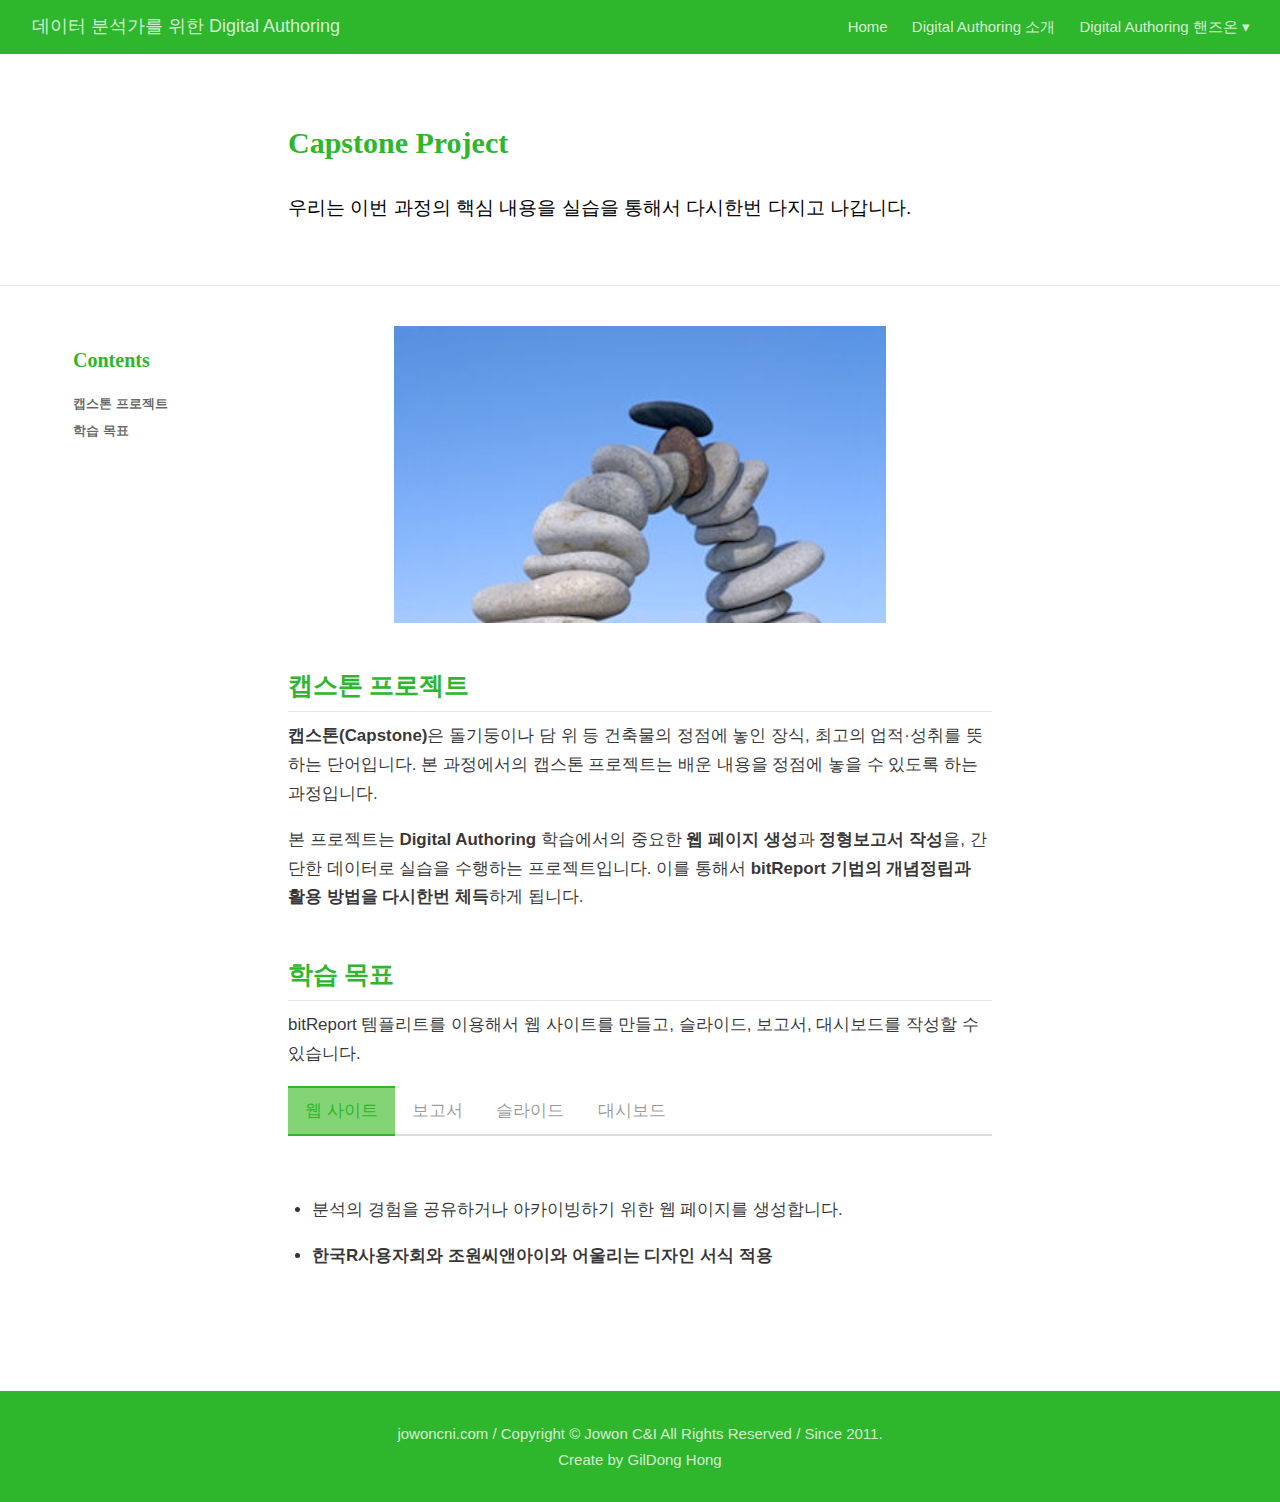
<file: docs/capstone_project.html>
<!DOCTYPE html>

<html xmlns="http://www.w3.org/1999/xhtml" lang="" xml:lang="">

<head>
  <meta charset="utf-8"/>
  <meta name="viewport" content="width=device-width, initial-scale=1"/>
  <meta http-equiv="X-UA-Compatible" content="IE=Edge,chrome=1"/>
  <meta name="generator" content="distill" />

  <style type="text/css">
  /* Hide doc at startup (prevent jankiness while JS renders/transforms) */
  body {
    visibility: hidden;
  }
  </style>

 <!--radix_placeholder_import_source-->
 <!--/radix_placeholder_import_source-->

<style type="text/css">code{white-space: pre;}</style>
<style type="text/css" data-origin="pandoc">
pre > code.sourceCode { white-space: pre; position: relative; }
pre > code.sourceCode > span { line-height: 1.25; }
pre > code.sourceCode > span:empty { height: 1.2em; }
.sourceCode { overflow: visible; }
code.sourceCode > span { color: inherit; text-decoration: inherit; }
div.sourceCode { margin: 1em 0; }
pre.sourceCode { margin: 0; }
@media screen {
div.sourceCode { overflow: auto; }
}
@media print {
pre > code.sourceCode { white-space: pre-wrap; }
pre > code.sourceCode > span { text-indent: -5em; padding-left: 5em; }
}
pre.numberSource code
  { counter-reset: source-line 0; }
pre.numberSource code > span
  { position: relative; left: -4em; counter-increment: source-line; }
pre.numberSource code > span > a:first-child::before
  { content: counter(source-line);
    position: relative; left: -1em; text-align: right; vertical-align: baseline;
    border: none; display: inline-block;
    -webkit-touch-callout: none; -webkit-user-select: none;
    -khtml-user-select: none; -moz-user-select: none;
    -ms-user-select: none; user-select: none;
    padding: 0 4px; width: 4em;
    color: #aaaaaa;
  }
pre.numberSource { margin-left: 3em; border-left: 1px solid #aaaaaa;  padding-left: 4px; }
div.sourceCode
  { color: #00769e; background-color: #f1f3f5; }
@media screen {
pre > code.sourceCode > span > a:first-child::before { text-decoration: underline; }
}
code span { color: #00769e; } /* Normal */
code span.al { color: #ad0000; } /* Alert */
code span.an { color: #5e5e5e; } /* Annotation */
code span.at { color: #657422; } /* Attribute */
code span.bn { color: #ad0000; } /* BaseN */
code span.bu { } /* BuiltIn */
code span.cf { color: #00769e; } /* ControlFlow */
code span.ch { color: #20794d; } /* Char */
code span.cn { color: #8f5902; } /* Constant */
code span.co { color: #5e5e5e; } /* Comment */
code span.cv { color: #5e5e5e; font-style: italic; } /* CommentVar */
code span.do { color: #5e5e5e; font-style: italic; } /* Documentation */
code span.dt { color: #ad0000; } /* DataType */
code span.dv { color: #ad0000; } /* DecVal */
code span.er { color: #ad0000; } /* Error */
code span.ex { } /* Extension */
code span.fl { color: #ad0000; } /* Float */
code span.fu { color: #4758ab; } /* Function */
code span.im { } /* Import */
code span.in { color: #5e5e5e; } /* Information */
code span.kw { color: #00769e; } /* Keyword */
code span.op { color: #5e5e5e; } /* Operator */
code span.ot { color: #00769e; } /* Other */
code span.pp { color: #ad0000; } /* Preprocessor */
code span.sc { color: #5e5e5e; } /* SpecialChar */
code span.ss { color: #20794d; } /* SpecialString */
code span.st { color: #20794d; } /* String */
code span.va { color: #111111; } /* Variable */
code span.vs { color: #20794d; } /* VerbatimString */
code span.wa { color: #5e5e5e; font-style: italic; } /* Warning */
</style>


  <!--radix_placeholder_meta_tags-->
  <title>데이터 분석가를 위한 Digital Authoring: Capstone Project</title>

  <meta property="description" itemprop="description" content="우리는 이번 과정의 핵심 내용을 실습을 통해서 다시한번 다지고 나갑니다."/>



  <!--  https://developers.facebook.com/docs/sharing/webmasters#markup -->
  <meta property="og:title" content="데이터 분석가를 위한 Digital Authoring: Capstone Project"/>
  <meta property="og:type" content="article"/>
  <meta property="og:description" content="우리는 이번 과정의 핵심 내용을 실습을 통해서 다시한번 다지고 나갑니다."/>
  <meta property="og:locale" content="en_US"/>
  <meta property="og:site_name" content="데이터 분석가를 위한 Digital Authoring"/>

  <!--  https://dev.twitter.com/cards/types/summary -->
  <meta property="twitter:card" content="summary"/>
  <meta property="twitter:title" content="데이터 분석가를 위한 Digital Authoring: Capstone Project"/>
  <meta property="twitter:description" content="우리는 이번 과정의 핵심 내용을 실습을 통해서 다시한번 다지고 나갑니다."/>

  <!--/radix_placeholder_meta_tags-->
  <!--radix_placeholder_rmarkdown_metadata-->

  <script type="text/json" id="radix-rmarkdown-metadata">
  {"type":"list","attributes":{"names":{"type":"character","attributes":{},"value":["title","description","output"]}},"value":[{"type":"character","attributes":{},"value":["Capstone Project"]},{"type":"character","attributes":{},"value":["우리는 이번 과정의 핵심 내용을 실습을 통해서 다시한번 다지고 나갑니다.\n"]},{"type":"list","attributes":{"names":{"type":"character","attributes":{},"value":["distill::distill_article"]}},"value":[{"type":"list","attributes":{"names":{"type":"character","attributes":{},"value":["toc","toc_depth"]}},"value":[{"type":"logical","attributes":{},"value":[true]},{"type":"integer","attributes":{},"value":[3]}]}]}]}
  </script>
  <!--/radix_placeholder_rmarkdown_metadata-->
  <!--radix_placeholder_navigation_in_header-->
  <meta name="distill:offset" content=""/>

  <script type="application/javascript">

    window.headroom_prevent_pin = false;

    window.document.addEventListener("DOMContentLoaded", function (event) {

      // initialize headroom for banner
      var header = $('header').get(0);
      var headerHeight = header.offsetHeight;
      var headroom = new Headroom(header, {
        tolerance: 5,
        onPin : function() {
          if (window.headroom_prevent_pin) {
            window.headroom_prevent_pin = false;
            headroom.unpin();
          }
        }
      });
      headroom.init();
      if(window.location.hash)
        headroom.unpin();
      $(header).addClass('headroom--transition');

      // offset scroll location for banner on hash change
      // (see: https://github.com/WickyNilliams/headroom.js/issues/38)
      window.addEventListener("hashchange", function(event) {
        window.scrollTo(0, window.pageYOffset - (headerHeight + 25));
      });

      // responsive menu
      $('.distill-site-header').each(function(i, val) {
        var topnav = $(this);
        var toggle = topnav.find('.nav-toggle');
        toggle.on('click', function() {
          topnav.toggleClass('responsive');
        });
      });

      // nav dropdowns
      $('.nav-dropbtn').click(function(e) {
        $(this).next('.nav-dropdown-content').toggleClass('nav-dropdown-active');
        $(this).parent().siblings('.nav-dropdown')
           .children('.nav-dropdown-content').removeClass('nav-dropdown-active');
      });
      $("body").click(function(e){
        $('.nav-dropdown-content').removeClass('nav-dropdown-active');
      });
      $(".nav-dropdown").click(function(e){
        e.stopPropagation();
      });
    });
  </script>

  <style type="text/css">

  /* Theme (user-documented overrideables for nav appearance) */

  .distill-site-nav {
    color: rgba(255, 255, 255, 0.8);
    background-color: #0F2E3D;
    font-size: 15px;
    font-weight: 300;
  }

  .distill-site-nav a {
    color: inherit;
    text-decoration: none;
  }

  .distill-site-nav a:hover {
    color: white;
  }

  @media print {
    .distill-site-nav {
      display: none;
    }
  }

  .distill-site-header {

  }

  .distill-site-footer {

  }


  /* Site Header */

  .distill-site-header {
    width: 100%;
    box-sizing: border-box;
    z-index: 3;
  }

  .distill-site-header .nav-left {
    display: inline-block;
    margin-left: 8px;
  }

  @media screen and (max-width: 768px) {
    .distill-site-header .nav-left {
      margin-left: 0;
    }
  }


  .distill-site-header .nav-right {
    float: right;
    margin-right: 8px;
  }

  .distill-site-header a,
  .distill-site-header .title {
    display: inline-block;
    text-align: center;
    padding: 14px 10px 14px 10px;
  }

  .distill-site-header .title {
    font-size: 18px;
    min-width: 150px;
  }

  .distill-site-header .logo {
    padding: 0;
  }

  .distill-site-header .logo img {
    display: none;
    max-height: 20px;
    width: auto;
    margin-bottom: -4px;
  }

  .distill-site-header .nav-image img {
    max-height: 18px;
    width: auto;
    display: inline-block;
    margin-bottom: -3px;
  }



  @media screen and (min-width: 1000px) {
    .distill-site-header .logo img {
      display: inline-block;
    }
    .distill-site-header .nav-left {
      margin-left: 20px;
    }
    .distill-site-header .nav-right {
      margin-right: 20px;
    }
    .distill-site-header .title {
      padding-left: 12px;
    }
  }


  .distill-site-header .nav-toggle {
    display: none;
  }

  .nav-dropdown {
    display: inline-block;
    position: relative;
  }

  .nav-dropdown .nav-dropbtn {
    border: none;
    outline: none;
    color: rgba(255, 255, 255, 0.8);
    padding: 16px 10px;
    background-color: transparent;
    font-family: inherit;
    font-size: inherit;
    font-weight: inherit;
    margin: 0;
    margin-top: 1px;
    z-index: 2;
  }

  .nav-dropdown-content {
    display: none;
    position: absolute;
    background-color: white;
    min-width: 200px;
    border: 1px solid rgba(0,0,0,0.15);
    border-radius: 4px;
    box-shadow: 0px 8px 16px 0px rgba(0,0,0,0.1);
    z-index: 1;
    margin-top: 2px;
    white-space: nowrap;
    padding-top: 4px;
    padding-bottom: 4px;
  }

  .nav-dropdown-content hr {
    margin-top: 4px;
    margin-bottom: 4px;
    border: none;
    border-bottom: 1px solid rgba(0, 0, 0, 0.1);
  }

  .nav-dropdown-active {
    display: block;
  }

  .nav-dropdown-content a, .nav-dropdown-content .nav-dropdown-header {
    color: black;
    padding: 6px 24px;
    text-decoration: none;
    display: block;
    text-align: left;
  }

  .nav-dropdown-content .nav-dropdown-header {
    display: block;
    padding: 5px 24px;
    padding-bottom: 0;
    text-transform: uppercase;
    font-size: 14px;
    color: #999999;
    white-space: nowrap;
  }

  .nav-dropdown:hover .nav-dropbtn {
    color: white;
  }

  .nav-dropdown-content a:hover {
    background-color: #ddd;
    color: black;
  }

  .nav-right .nav-dropdown-content {
    margin-left: -45%;
    right: 0;
  }

  @media screen and (max-width: 768px) {
    .distill-site-header a, .distill-site-header .nav-dropdown  {display: none;}
    .distill-site-header a.nav-toggle {
      float: right;
      display: block;
    }
    .distill-site-header .title {
      margin-left: 0;
    }
    .distill-site-header .nav-right {
      margin-right: 0;
    }
    .distill-site-header {
      overflow: hidden;
    }
    .nav-right .nav-dropdown-content {
      margin-left: 0;
    }
  }


  @media screen and (max-width: 768px) {
    .distill-site-header.responsive {position: relative; min-height: 500px; }
    .distill-site-header.responsive a.nav-toggle {
      position: absolute;
      right: 0;
      top: 0;
    }
    .distill-site-header.responsive a,
    .distill-site-header.responsive .nav-dropdown {
      display: block;
      text-align: left;
    }
    .distill-site-header.responsive .nav-left,
    .distill-site-header.responsive .nav-right {
      width: 100%;
    }
    .distill-site-header.responsive .nav-dropdown {float: none;}
    .distill-site-header.responsive .nav-dropdown-content {position: relative;}
    .distill-site-header.responsive .nav-dropdown .nav-dropbtn {
      display: block;
      width: 100%;
      text-align: left;
    }
  }

  /* Site Footer */

  .distill-site-footer {
    width: 100%;
    overflow: hidden;
    box-sizing: border-box;
    z-index: 3;
    margin-top: 30px;
    padding-top: 30px;
    padding-bottom: 30px;
    text-align: center;
  }

  /* Headroom */

  d-title {
    padding-top: 6rem;
  }

  @media print {
    d-title {
      padding-top: 4rem;
    }
  }

  .headroom {
    z-index: 1000;
    position: fixed;
    top: 0;
    left: 0;
    right: 0;
  }

  .headroom--transition {
    transition: all .4s ease-in-out;
  }

  .headroom--unpinned {
    top: -100px;
  }

  .headroom--pinned {
    top: 0;
  }

  /* adjust viewport for navbar height */
  /* helps vertically center bootstrap (non-distill) content */
  .min-vh-100 {
    min-height: calc(100vh - 100px) !important;
  }

  </style>

  <script src="site_libs/jquery-3.6.0/jquery-3.6.0.min.js"></script>
  <link href="site_libs/font-awesome-6.5.2/css/all.min.css" rel="stylesheet"/>
  <link href="site_libs/font-awesome-6.5.2/css/v4-shims.min.css" rel="stylesheet"/>
  <script src="site_libs/headroom-0.9.4/headroom.min.js"></script>
  <script src="site_libs/autocomplete-0.37.1/autocomplete.min.js"></script>
  <script src="site_libs/fuse-6.4.1/fuse.min.js"></script>

  <script type="application/javascript">

  function getMeta(metaName) {
    var metas = document.getElementsByTagName('meta');
    for (let i = 0; i < metas.length; i++) {
      if (metas[i].getAttribute('name') === metaName) {
        return metas[i].getAttribute('content');
      }
    }
    return '';
  }

  function offsetURL(url) {
    var offset = getMeta('distill:offset');
    return offset ? offset + '/' + url : url;
  }

  function createFuseIndex() {

    // create fuse index
    var options = {
      keys: [
        { name: 'title', weight: 20 },
        { name: 'categories', weight: 15 },
        { name: 'description', weight: 10 },
        { name: 'contents', weight: 5 },
      ],
      ignoreLocation: true,
      threshold: 0
    };
    var fuse = new window.Fuse([], options);

    // fetch the main search.json
    return fetch(offsetURL('search.json'))
      .then(function(response) {
        if (response.status == 200) {
          return response.json().then(function(json) {
            // index main articles
            json.articles.forEach(function(article) {
              fuse.add(article);
            });
            // download collections and index their articles
            return Promise.all(json.collections.map(function(collection) {
              return fetch(offsetURL(collection)).then(function(response) {
                if (response.status === 200) {
                  return response.json().then(function(articles) {
                    articles.forEach(function(article) {
                      fuse.add(article);
                    });
                  })
                } else {
                  return Promise.reject(
                    new Error('Unexpected status from search index request: ' +
                              response.status)
                  );
                }
              });
            })).then(function() {
              return fuse;
            });
          });

        } else {
          return Promise.reject(
            new Error('Unexpected status from search index request: ' +
                        response.status)
          );
        }
      });
  }

  window.document.addEventListener("DOMContentLoaded", function (event) {

    // get search element (bail if we don't have one)
    var searchEl = window.document.getElementById('distill-search');
    if (!searchEl)
      return;

    createFuseIndex()
      .then(function(fuse) {

        // make search box visible
        searchEl.classList.remove('hidden');

        // initialize autocomplete
        var options = {
          autoselect: true,
          hint: false,
          minLength: 2,
        };
        window.autocomplete(searchEl, options, [{
          source: function(query, callback) {
            const searchOptions = {
              isCaseSensitive: false,
              shouldSort: true,
              minMatchCharLength: 2,
              limit: 10,
            };
            var results = fuse.search(query, searchOptions);
            callback(results
              .map(function(result) { return result.item; })
            );
          },
          templates: {
            suggestion: function(suggestion) {
              var img = suggestion.preview && Object.keys(suggestion.preview).length > 0
                ? `<img src="${offsetURL(suggestion.preview)}"</img>`
                : '';
              var html = `
                <div class="search-item">
                  <h3>${suggestion.title}</h3>
                  <div class="search-item-description">
                    ${suggestion.description || ''}
                  </div>
                  <div class="search-item-preview">
                    ${img}
                  </div>
                </div>
              `;
              return html;
            }
          }
        }]).on('autocomplete:selected', function(event, suggestion) {
          window.location.href = offsetURL(suggestion.path);
        });
        // remove inline display style on autocompleter (we want to
        // manage responsive display via css)
        $('.algolia-autocomplete').css("display", "");
      })
      .catch(function(error) {
        console.log(error);
      });

  });

  </script>

  <style type="text/css">

  .nav-search {
    font-size: x-small;
  }

  /* Algolioa Autocomplete */

  .algolia-autocomplete {
    display: inline-block;
    margin-left: 10px;
    vertical-align: sub;
    background-color: white;
    color: black;
    padding: 6px;
    padding-top: 8px;
    padding-bottom: 0;
    border-radius: 6px;
    border: 1px #0F2E3D solid;
    width: 180px;
  }


  @media screen and (max-width: 768px) {
    .distill-site-nav .algolia-autocomplete {
      display: none;
      visibility: hidden;
    }
    .distill-site-nav.responsive .algolia-autocomplete {
      display: inline-block;
      visibility: visible;
    }
    .distill-site-nav.responsive .algolia-autocomplete .aa-dropdown-menu {
      margin-left: 0;
      width: 400px;
      max-height: 400px;
    }
  }

  .algolia-autocomplete .aa-input, .algolia-autocomplete .aa-hint {
    width: 90%;
    outline: none;
    border: none;
  }

  .algolia-autocomplete .aa-hint {
    color: #999;
  }
  .algolia-autocomplete .aa-dropdown-menu {
    width: 550px;
    max-height: 70vh;
    overflow-x: visible;
    overflow-y: scroll;
    padding: 5px;
    margin-top: 3px;
    margin-left: -150px;
    background-color: #fff;
    border-radius: 5px;
    border: 1px solid #999;
    border-top: none;
  }

  .algolia-autocomplete .aa-dropdown-menu .aa-suggestion {
    cursor: pointer;
    padding: 5px 4px;
    border-bottom: 1px solid #eee;
  }

  .algolia-autocomplete .aa-dropdown-menu .aa-suggestion:last-of-type {
    border-bottom: none;
    margin-bottom: 2px;
  }

  .algolia-autocomplete .aa-dropdown-menu .aa-suggestion .search-item {
    overflow: hidden;
    font-size: 0.8em;
    line-height: 1.4em;
  }

  .algolia-autocomplete .aa-dropdown-menu .aa-suggestion .search-item h3 {
    font-size: 1rem;
    margin-block-start: 0;
    margin-block-end: 5px;
  }

  .algolia-autocomplete .aa-dropdown-menu .aa-suggestion .search-item-description {
    display: inline-block;
    overflow: hidden;
    height: 2.8em;
    width: 80%;
    margin-right: 4%;
  }

  .algolia-autocomplete .aa-dropdown-menu .aa-suggestion .search-item-preview {
    display: inline-block;
    width: 15%;
  }

  .algolia-autocomplete .aa-dropdown-menu .aa-suggestion .search-item-preview img {
    height: 3em;
    width: auto;
    display: none;
  }

  .algolia-autocomplete .aa-dropdown-menu .aa-suggestion .search-item-preview img[src] {
    display: initial;
  }

  .algolia-autocomplete .aa-dropdown-menu .aa-suggestion.aa-cursor {
    background-color: #eee;
  }
  .algolia-autocomplete .aa-dropdown-menu .aa-suggestion em {
    font-weight: bold;
    font-style: normal;
  }

  </style>


  <!--/radix_placeholder_navigation_in_header-->
  <!--radix_placeholder_distill-->

  <style type="text/css">

  body {
    background-color: white;
  }

  .pandoc-table {
    width: 100%;
  }

  .pandoc-table>caption {
    margin-bottom: 10px;
  }

  .pandoc-table th:not([align]) {
    text-align: left;
  }

  .pagedtable-footer {
    font-size: 15px;
  }

  d-byline .byline {
    grid-template-columns: 2fr 2fr;
  }

  d-byline .byline h3 {
    margin-block-start: 1.5em;
  }

  d-byline .byline .authors-affiliations h3 {
    margin-block-start: 0.5em;
  }

  .authors-affiliations .orcid-id {
    width: 16px;
    height:16px;
    margin-left: 4px;
    margin-right: 4px;
    vertical-align: middle;
    padding-bottom: 2px;
  }

  d-title .dt-tags {
    margin-top: 1em;
    grid-column: text;
  }

  .dt-tags .dt-tag {
    text-decoration: none;
    display: inline-block;
    color: rgba(0,0,0,0.6);
    padding: 0em 0.4em;
    margin-right: 0.5em;
    margin-bottom: 0.4em;
    font-size: 70%;
    border: 1px solid rgba(0,0,0,0.2);
    border-radius: 3px;
    text-transform: uppercase;
    font-weight: 500;
  }

  d-article table.gt_table td,
  d-article table.gt_table th {
    border-bottom: none;
    font-size: 100%;
  }

  .html-widget {
    margin-bottom: 2.0em;
  }

  .l-screen-inset {
    padding-right: 16px;
  }

  .l-screen .caption {
    margin-left: 10px;
  }

  .shaded {
    background: rgb(247, 247, 247);
    padding-top: 20px;
    padding-bottom: 20px;
    border-top: 1px solid rgba(0, 0, 0, 0.1);
    border-bottom: 1px solid rgba(0, 0, 0, 0.1);
  }

  .shaded .html-widget {
    margin-bottom: 0;
    border: 1px solid rgba(0, 0, 0, 0.1);
  }

  .shaded .shaded-content {
    background: white;
  }

  .text-output {
    margin-top: 0;
    line-height: 1.5em;
  }

  .hidden {
    display: none !important;
  }

  hr.section-separator {
    border: none;
    border-top: 1px solid rgba(0, 0, 0, 0.1);
    margin: 0px;
  }


  d-byline {
    border-top: none;
  }

  d-article {
    padding-top: 2.5rem;
    padding-bottom: 30px;
    border-top: none;
  }

  d-appendix {
    padding-top: 30px;
  }

  d-article>p>img {
    width: 100%;
  }

  d-article h2 {
    margin: 1rem 0 1.5rem 0;
  }

  d-article h3 {
    margin-top: 1.5rem;
  }

  d-article iframe {
    border: 1px solid rgba(0, 0, 0, 0.1);
    margin-bottom: 2.0em;
    width: 100%;
  }

  /* Tweak code blocks */

  d-article div.sourceCode code,
  d-article pre code {
    font-family: Consolas, Monaco, 'Andale Mono', 'Ubuntu Mono', monospace;
  }

  d-article pre,
  d-article div.sourceCode,
  d-article div.sourceCode pre {
    overflow: auto;
  }

  d-article div.sourceCode {
    background-color: white;
  }

  d-article div.sourceCode pre {
    padding-left: 10px;
    font-size: 12px;
    border-left: 2px solid rgba(0,0,0,0.1);
  }

  d-article pre {
    font-size: 12px;
    color: black;
    background: none;
    margin-top: 0;
    text-align: left;
    white-space: pre;
    word-spacing: normal;
    word-break: normal;
    word-wrap: normal;
    line-height: 1.5;

    -moz-tab-size: 4;
    -o-tab-size: 4;
    tab-size: 4;

    -webkit-hyphens: none;
    -moz-hyphens: none;
    -ms-hyphens: none;
    hyphens: none;
  }

  d-article pre a {
    border-bottom: none;
  }

  d-article pre a:hover {
    border-bottom: none;
    text-decoration: underline;
  }

  d-article details {
    grid-column: text;
    margin-bottom: 0.8em;
  }

  @media(min-width: 768px) {

  d-article pre,
  d-article div.sourceCode,
  d-article div.sourceCode pre {
    overflow: visible !important;
  }

  d-article div.sourceCode pre {
    padding-left: 18px;
    font-size: 14px;
  }

  /* tweak for Pandoc numbered line within distill */
  d-article pre.numberSource code > span {
      left: -2em;
  }

  d-article pre {
    font-size: 14px;
  }

  }

  figure img.external {
    background: white;
    border: 1px solid rgba(0, 0, 0, 0.1);
    box-shadow: 0 1px 8px rgba(0, 0, 0, 0.1);
    padding: 18px;
    box-sizing: border-box;
  }

  /* CSS for d-contents */

  .d-contents {
    grid-column: text;
    color: rgba(0,0,0,0.8);
    font-size: 0.9em;
    padding-bottom: 1em;
    margin-bottom: 1em;
    padding-bottom: 0.5em;
    margin-bottom: 1em;
    padding-left: 0.25em;
    justify-self: start;
  }

  @media(min-width: 1000px) {
    .d-contents.d-contents-float {
      height: 0;
      grid-column-start: 1;
      grid-column-end: 4;
      justify-self: center;
      padding-right: 3em;
      padding-left: 2em;
    }
  }

  .d-contents nav h3 {
    font-size: 18px;
    margin-top: 0;
    margin-bottom: 1em;
  }

  .d-contents li {
    list-style-type: none
  }

  .d-contents nav > ul {
    padding-left: 0;
  }

  .d-contents ul {
    padding-left: 1em
  }

  .d-contents nav ul li {
    margin-top: 0.6em;
    margin-bottom: 0.2em;
  }

  .d-contents nav a {
    font-size: 13px;
    border-bottom: none;
    text-decoration: none
    color: rgba(0, 0, 0, 0.8);
  }

  .d-contents nav a:hover {
    text-decoration: underline solid rgba(0, 0, 0, 0.6)
  }

  .d-contents nav > ul > li > a {
    font-weight: 600;
  }

  .d-contents nav > ul > li > ul {
    font-weight: inherit;
  }

  .d-contents nav > ul > li > ul > li {
    margin-top: 0.2em;
  }


  .d-contents nav ul {
    margin-top: 0;
    margin-bottom: 0.25em;
  }

  .d-article-with-toc h2:nth-child(2) {
    margin-top: 0;
  }


  /* Figure */

  .figure {
    position: relative;
    margin-bottom: 2.5em;
    margin-top: 1.5em;
  }

  .figure .caption {
    color: rgba(0, 0, 0, 0.6);
    font-size: 12px;
    line-height: 1.5em;
  }

  .figure img.external {
    background: white;
    border: 1px solid rgba(0, 0, 0, 0.1);
    box-shadow: 0 1px 8px rgba(0, 0, 0, 0.1);
    padding: 18px;
    box-sizing: border-box;
  }

  .figure .caption a {
    color: rgba(0, 0, 0, 0.6);
  }

  .figure .caption b,
  .figure .caption strong, {
    font-weight: 600;
    color: rgba(0, 0, 0, 1.0);
  }

  /* Citations */

  d-article .citation {
    color: inherit;
    cursor: inherit;
  }

  div.hanging-indent{
    margin-left: 1em; text-indent: -1em;
  }

  /* Citation hover box */

  .tippy-box[data-theme~=light-border] {
    background-color: rgba(250, 250, 250, 0.95);
  }

  .tippy-content > p {
    margin-bottom: 0;
    padding: 2px;
  }


  /* Tweak 1000px media break to show more text */

  @media(min-width: 1000px) {
    .base-grid,
    distill-header,
    d-title,
    d-abstract,
    d-article,
    d-appendix,
    distill-appendix,
    d-byline,
    d-footnote-list,
    d-citation-list,
    distill-footer {
      grid-template-columns: [screen-start] 1fr [page-start kicker-start] 80px [middle-start] 50px [text-start kicker-end] 65px 65px 65px 65px 65px 65px 65px 65px [text-end gutter-start] 65px [middle-end] 65px [page-end gutter-end] 1fr [screen-end];
      grid-column-gap: 16px;
    }

    .grid {
      grid-column-gap: 16px;
    }

    d-article {
      font-size: 1.06rem;
      line-height: 1.7em;
    }
    figure .caption, .figure .caption, figure figcaption {
      font-size: 13px;
    }
  }

  @media(min-width: 1180px) {
    .base-grid,
    distill-header,
    d-title,
    d-abstract,
    d-article,
    d-appendix,
    distill-appendix,
    d-byline,
    d-footnote-list,
    d-citation-list,
    distill-footer {
      grid-template-columns: [screen-start] 1fr [page-start kicker-start] 60px [middle-start] 60px [text-start kicker-end] 60px 60px 60px 60px 60px 60px 60px 60px [text-end gutter-start] 60px [middle-end] 60px [page-end gutter-end] 1fr [screen-end];
      grid-column-gap: 32px;
    }

    .grid {
      grid-column-gap: 32px;
    }
  }


  /* Get the citation styles for the appendix (not auto-injected on render since
     we do our own rendering of the citation appendix) */

  d-appendix .citation-appendix,
  .d-appendix .citation-appendix {
    font-size: 11px;
    line-height: 15px;
    border-left: 1px solid rgba(0, 0, 0, 0.1);
    padding-left: 18px;
    border: 1px solid rgba(0,0,0,0.1);
    background: rgba(0, 0, 0, 0.02);
    padding: 10px 18px;
    border-radius: 3px;
    color: rgba(150, 150, 150, 1);
    overflow: hidden;
    margin-top: -12px;
    white-space: pre-wrap;
    word-wrap: break-word;
  }

  /* Include appendix styles here so they can be overridden */

  d-appendix {
    contain: layout style;
    font-size: 0.8em;
    line-height: 1.7em;
    margin-top: 60px;
    margin-bottom: 0;
    border-top: 1px solid rgba(0, 0, 0, 0.1);
    color: rgba(0,0,0,0.5);
    padding-top: 60px;
    padding-bottom: 48px;
  }

  d-appendix h3 {
    grid-column: page-start / text-start;
    font-size: 15px;
    font-weight: 500;
    margin-top: 1em;
    margin-bottom: 0;
    color: rgba(0,0,0,0.65);
  }

  d-appendix h3 + * {
    margin-top: 1em;
  }

  d-appendix ol {
    padding: 0 0 0 15px;
  }

  @media (min-width: 768px) {
    d-appendix ol {
      padding: 0 0 0 30px;
      margin-left: -30px;
    }
  }

  d-appendix li {
    margin-bottom: 1em;
  }

  d-appendix a {
    color: rgba(0, 0, 0, 0.6);
  }

  d-appendix > * {
    grid-column: text;
  }

  d-appendix > d-footnote-list,
  d-appendix > d-citation-list,
  d-appendix > distill-appendix {
    grid-column: screen;
  }

  /* Include footnote styles here so they can be overridden */

  d-footnote-list {
    contain: layout style;
  }

  d-footnote-list > * {
    grid-column: text;
  }

  d-footnote-list a.footnote-backlink {
    color: rgba(0,0,0,0.3);
    padding-left: 0.5em;
  }



  /* Anchor.js */

  .anchorjs-link {
    /*transition: all .25s linear; */
    text-decoration: none;
    border-bottom: none;
  }
  *:hover > .anchorjs-link {
    margin-left: -1.125em !important;
    text-decoration: none;
    border-bottom: none;
  }

  /* Social footer */

  .social_footer {
    margin-top: 30px;
    margin-bottom: 0;
    color: rgba(0,0,0,0.67);
  }

  .disqus-comments {
    margin-right: 30px;
  }

  .disqus-comment-count {
    border-bottom: 1px solid rgba(0, 0, 0, 0.4);
    cursor: pointer;
  }

  #disqus_thread {
    margin-top: 30px;
  }

  .article-sharing a {
    border-bottom: none;
    margin-right: 8px;
  }

  .article-sharing a:hover {
    border-bottom: none;
  }

  .sidebar-section.subscribe {
    font-size: 12px;
    line-height: 1.6em;
  }

  .subscribe p {
    margin-bottom: 0.5em;
  }


  .article-footer .subscribe {
    font-size: 15px;
    margin-top: 45px;
  }


  .sidebar-section.custom {
    font-size: 12px;
    line-height: 1.6em;
  }

  .custom p {
    margin-bottom: 0.5em;
  }

  /* Styles for listing layout (hide title) */
  .layout-listing d-title, .layout-listing .d-title {
    display: none;
  }

  /* Styles for posts lists (not auto-injected) */


  .posts-with-sidebar {
    padding-left: 45px;
    padding-right: 45px;
  }

  .posts-list .description h2,
  .posts-list .description p {
    font-family: -apple-system, BlinkMacSystemFont, "Segoe UI", Roboto, Oxygen, Ubuntu, Cantarell, "Fira Sans", "Droid Sans", "Helvetica Neue", Arial, sans-serif;
  }

  .posts-list .description h2 {
    font-weight: 700;
    border-bottom: none;
    padding-bottom: 0;
  }

  .posts-list h2.post-tag {
    border-bottom: 1px solid rgba(0, 0, 0, 0.2);
    padding-bottom: 12px;
  }
  .posts-list {
    margin-top: 60px;
    margin-bottom: 24px;
  }

  .posts-list .post-preview {
    text-decoration: none;
    overflow: hidden;
    display: block;
    border-bottom: 1px solid rgba(0, 0, 0, 0.1);
    padding: 24px 0;
  }

  .post-preview-last {
    border-bottom: none !important;
  }

  .posts-list .posts-list-caption {
    grid-column: screen;
    font-weight: 400;
  }

  .posts-list .post-preview h2 {
    margin: 0 0 6px 0;
    line-height: 1.2em;
    font-style: normal;
    font-size: 24px;
  }

  .posts-list .post-preview p {
    margin: 0 0 12px 0;
    line-height: 1.4em;
    font-size: 16px;
  }

  .posts-list .post-preview .thumbnail {
    box-sizing: border-box;
    margin-bottom: 24px;
    position: relative;
    max-width: 500px;
  }
  .posts-list .post-preview img {
    width: 100%;
    display: block;
  }

  .posts-list .metadata {
    font-size: 12px;
    line-height: 1.4em;
    margin-bottom: 18px;
  }

  .posts-list .metadata > * {
    display: inline-block;
  }

  .posts-list .metadata .publishedDate {
    margin-right: 2em;
  }

  .posts-list .metadata .dt-authors {
    display: block;
    margin-top: 0.3em;
    margin-right: 2em;
  }

  .posts-list .dt-tags {
    display: block;
    line-height: 1em;
  }

  .posts-list .dt-tags .dt-tag {
    display: inline-block;
    color: rgba(0,0,0,0.6);
    padding: 0.3em 0.4em;
    margin-right: 0.2em;
    margin-bottom: 0.4em;
    font-size: 60%;
    border: 1px solid rgba(0,0,0,0.2);
    border-radius: 3px;
    text-transform: uppercase;
    font-weight: 500;
  }

  .posts-list img {
    opacity: 1;
  }

  .posts-list img[data-src] {
    opacity: 0;
  }

  .posts-more {
    clear: both;
  }


  .posts-sidebar {
    font-size: 16px;
  }

  .posts-sidebar h3 {
    font-size: 16px;
    margin-top: 0;
    margin-bottom: 0.5em;
    font-weight: 400;
    text-transform: uppercase;
  }

  .sidebar-section {
    margin-bottom: 30px;
  }

  .categories ul {
    list-style-type: none;
    margin: 0;
    padding: 0;
  }

  .categories li {
    color: rgba(0, 0, 0, 0.8);
    margin-bottom: 0;
  }

  .categories li>a {
    border-bottom: none;
  }

  .categories li>a:hover {
    border-bottom: 1px solid rgba(0, 0, 0, 0.4);
  }

  .categories .active {
    font-weight: 600;
  }

  .categories .category-count {
    color: rgba(0, 0, 0, 0.4);
  }


  @media(min-width: 768px) {
    .posts-list .post-preview h2 {
      font-size: 26px;
    }
    .posts-list .post-preview .thumbnail {
      float: right;
      width: 30%;
      margin-bottom: 0;
    }
    .posts-list .post-preview .description {
      float: left;
      width: 45%;
    }
    .posts-list .post-preview .metadata {
      float: left;
      width: 20%;
      margin-top: 8px;
    }
    .posts-list .post-preview p {
      margin: 0 0 12px 0;
      line-height: 1.5em;
      font-size: 16px;
    }
    .posts-with-sidebar .posts-list {
      float: left;
      width: 75%;
    }
    .posts-with-sidebar .posts-sidebar {
      float: right;
      width: 20%;
      margin-top: 60px;
      padding-top: 24px;
      padding-bottom: 24px;
    }
  }


  /* Improve display for browsers without grid (IE/Edge <= 15) */

  .downlevel {
    line-height: 1.6em;
    font-family: -apple-system, BlinkMacSystemFont, "Segoe UI", Roboto, Oxygen, Ubuntu, Cantarell, "Fira Sans", "Droid Sans", "Helvetica Neue", Arial, sans-serif;
    margin: 0;
  }

  .downlevel .d-title {
    padding-top: 6rem;
    padding-bottom: 1.5rem;
  }

  .downlevel .d-title h1 {
    font-size: 50px;
    font-weight: 700;
    line-height: 1.1em;
    margin: 0 0 0.5rem;
  }

  .downlevel .d-title p {
    font-weight: 300;
    font-size: 1.2rem;
    line-height: 1.55em;
    margin-top: 0;
  }

  .downlevel .d-byline {
    padding-top: 0.8em;
    padding-bottom: 0.8em;
    font-size: 0.8rem;
    line-height: 1.8em;
  }

  .downlevel .section-separator {
    border: none;
    border-top: 1px solid rgba(0, 0, 0, 0.1);
  }

  .downlevel .d-article {
    font-size: 1.06rem;
    line-height: 1.7em;
    padding-top: 1rem;
    padding-bottom: 2rem;
  }


  .downlevel .d-appendix {
    padding-left: 0;
    padding-right: 0;
    max-width: none;
    font-size: 0.8em;
    line-height: 1.7em;
    margin-bottom: 0;
    color: rgba(0,0,0,0.5);
    padding-top: 40px;
    padding-bottom: 48px;
  }

  .downlevel .footnotes ol {
    padding-left: 13px;
  }

  .downlevel .base-grid,
  .downlevel .distill-header,
  .downlevel .d-title,
  .downlevel .d-abstract,
  .downlevel .d-article,
  .downlevel .d-appendix,
  .downlevel .distill-appendix,
  .downlevel .d-byline,
  .downlevel .d-footnote-list,
  .downlevel .d-citation-list,
  .downlevel .distill-footer,
  .downlevel .appendix-bottom,
  .downlevel .posts-container {
    padding-left: 40px;
    padding-right: 40px;
  }

  @media(min-width: 768px) {
    .downlevel .base-grid,
    .downlevel .distill-header,
    .downlevel .d-title,
    .downlevel .d-abstract,
    .downlevel .d-article,
    .downlevel .d-appendix,
    .downlevel .distill-appendix,
    .downlevel .d-byline,
    .downlevel .d-footnote-list,
    .downlevel .d-citation-list,
    .downlevel .distill-footer,
    .downlevel .appendix-bottom,
    .downlevel .posts-container {
    padding-left: 150px;
    padding-right: 150px;
    max-width: 900px;
  }
  }

  .downlevel pre code {
    display: block;
    border-left: 2px solid rgba(0, 0, 0, .1);
    padding: 0 0 0 20px;
    font-size: 14px;
  }

  .downlevel code, .downlevel pre {
    color: black;
    background: none;
    font-family: Consolas, Monaco, 'Andale Mono', 'Ubuntu Mono', monospace;
    text-align: left;
    white-space: pre;
    word-spacing: normal;
    word-break: normal;
    word-wrap: normal;
    line-height: 1.5;

    -moz-tab-size: 4;
    -o-tab-size: 4;
    tab-size: 4;

    -webkit-hyphens: none;
    -moz-hyphens: none;
    -ms-hyphens: none;
    hyphens: none;
  }

  .downlevel .posts-list .post-preview {
    color: inherit;
  }



  </style>

  <script type="application/javascript">

  function is_downlevel_browser() {
    if (bowser.isUnsupportedBrowser({ msie: "12", msedge: "16"},
                                   window.navigator.userAgent)) {
      return true;
    } else {
      return window.load_distill_framework === undefined;
    }
  }

  // show body when load is complete
  function on_load_complete() {

    // add anchors
    if (window.anchors) {
      window.anchors.options.placement = 'left';
      window.anchors.add('d-article > h2, d-article > h3, d-article > h4, d-article > h5');
    }


    // set body to visible
    document.body.style.visibility = 'visible';

    // force redraw for leaflet widgets
    if (window.HTMLWidgets) {
      var maps = window.HTMLWidgets.findAll(".leaflet");
      $.each(maps, function(i, el) {
        var map = this.getMap();
        map.invalidateSize();
        map.eachLayer(function(layer) {
          if (layer instanceof L.TileLayer)
            layer.redraw();
        });
      });
    }

    // trigger 'shown' so htmlwidgets resize
    $('d-article').trigger('shown');
  }

  function init_distill() {

    init_common();

    // create front matter
    var front_matter = $('<d-front-matter></d-front-matter>');
    $('#distill-front-matter').wrap(front_matter);

    // create d-title
    $('.d-title').changeElementType('d-title');

    // separator
    var separator = '<hr class="section-separator" style="clear: both"/>';
    // prepend separator above appendix
    $('.d-byline').before(separator);
    $('.d-article').before(separator);

    // create d-byline
    var byline = $('<d-byline></d-byline>');
    $('.d-byline').replaceWith(byline);

    // create d-article
    var article = $('<d-article></d-article>');
    $('.d-article').wrap(article).children().unwrap();

    // move posts container into article
    $('.posts-container').appendTo($('d-article'));

    // create d-appendix
    $('.d-appendix').changeElementType('d-appendix');

    // flag indicating that we have appendix items
    var appendix = $('.appendix-bottom').children('h3').length > 0;

    // replace footnotes with <d-footnote>
    $('.footnote-ref').each(function(i, val) {
      appendix = true;
      var href = $(this).attr('href');
      var id = href.replace('#', '');
      var fn = $('#' + id);
      var fn_p = $('#' + id + '>p');
      fn_p.find('.footnote-back').remove();
      var text = fn_p.html();
      var dtfn = $('<d-footnote></d-footnote>');
      dtfn.html(text);
      $(this).replaceWith(dtfn);
    });
    // remove footnotes
    $('.footnotes').remove();

    // move refs into #references-listing
    $('#references-listing').replaceWith($('#refs'));

    $('h1.appendix, h2.appendix').each(function(i, val) {
      $(this).changeElementType('h3');
    });
    $('h3.appendix').each(function(i, val) {
      var id = $(this).attr('id');
      $('.d-contents a[href="#' + id + '"]').parent().remove();
      appendix = true;
      $(this).nextUntil($('h1, h2, h3')).addBack().appendTo($('d-appendix'));
    });

    // show d-appendix if we have appendix content
    $("d-appendix").css('display', appendix ? 'grid' : 'none');

    // localize layout chunks to just output
    $('.layout-chunk').each(function(i, val) {

      // capture layout
      var layout = $(this).attr('data-layout');

      // apply layout to markdown level block elements
      var elements = $(this).children().not('details, div.sourceCode, pre, script');
      elements.each(function(i, el) {
        var layout_div = $('<div class="' + layout + '"></div>');
        if (layout_div.hasClass('shaded')) {
          var shaded_content = $('<div class="shaded-content"></div>');
          $(this).wrap(shaded_content);
          $(this).parent().wrap(layout_div);
        } else {
          $(this).wrap(layout_div);
        }
      });


      // unwrap the layout-chunk div
      $(this).children().unwrap();
    });

    // remove code block used to force  highlighting css
    $('.distill-force-highlighting-css').parent().remove();

    // remove empty line numbers inserted by pandoc when using a
    // custom syntax highlighting theme, except when numbering line
    // in code chunk
    $('pre:not(.numberLines) code.sourceCode a:empty').remove();

    // load distill framework
    load_distill_framework();

    // wait for window.distillRunlevel == 4 to do post processing
    function distill_post_process() {

      if (!window.distillRunlevel || window.distillRunlevel < 4)
        return;

      // hide author/affiliations entirely if we have no authors
      var front_matter = JSON.parse($("#distill-front-matter").html());
      var have_authors = front_matter.authors && front_matter.authors.length > 0;
      if (!have_authors)
        $('d-byline').addClass('hidden');

      // article with toc class
      $('.d-contents').parent().addClass('d-article-with-toc');

      // strip links that point to #
      $('.authors-affiliations').find('a[href="#"]').removeAttr('href');

      // add orcid ids
      $('.authors-affiliations').find('.author').each(function(i, el) {
        var orcid_id = front_matter.authors[i].orcidID;
        var author_name = front_matter.authors[i].author
        if (orcid_id) {
          var a = $('<a></a>');
          a.attr('href', 'https://orcid.org/' + orcid_id);
          var img = $('<img></img>');
          img.addClass('orcid-id');
          img.attr('alt', author_name ? 'ORCID ID for ' + author_name : 'ORCID ID');
          img.attr('src','[data-uri]');
          a.append(img);
          $(this).append(a);
        }
      });

      // hide elements of author/affiliations grid that have no value
      function hide_byline_column(caption) {
        $('d-byline').find('h3:contains("' + caption + '")').parent().css('visibility', 'hidden');
      }

      // affiliations
      var have_affiliations = false;
      for (var i = 0; i<front_matter.authors.length; ++i) {
        var author = front_matter.authors[i];
        if (author.affiliation !== "&nbsp;") {
          have_affiliations = true;
          break;
        }
      }
      if (!have_affiliations)
        $('d-byline').find('h3:contains("Affiliations")').css('visibility', 'hidden');

      // published date
      if (!front_matter.publishedDate)
        hide_byline_column("Published");

      // document object identifier
      var doi = $('d-byline').find('h3:contains("DOI")');
      var doi_p = doi.next().empty();
      if (!front_matter.doi) {
        // if we have a citation and valid citationText then link to that
        if ($('#citation').length > 0 && front_matter.citationText) {
          doi.html('Citation');
          $('<a href="#citation"></a>')
            .text(front_matter.citationText)
            .appendTo(doi_p);
        } else {
          hide_byline_column("DOI");
        }
      } else {
        $('<a></a>')
           .attr('href', "https://doi.org/" + front_matter.doi)
           .html(front_matter.doi)
           .appendTo(doi_p);
      }

       // change plural form of authors/affiliations
      if (front_matter.authors.length === 1) {
        var grid = $('.authors-affiliations');
        grid.children('h3:contains("Authors")').text('Author');
        grid.children('h3:contains("Affiliations")').text('Affiliation');
      }

      // remove d-appendix and d-footnote-list local styles
      $('d-appendix > style:first-child').remove();
      $('d-footnote-list > style:first-child').remove();

      // move appendix-bottom entries to the bottom
      $('.appendix-bottom').appendTo('d-appendix').children().unwrap();
      $('.appendix-bottom').remove();

      // hoverable references
      $('span.citation[data-cites]').each(function() {
        const citeChild = $(this).children()[0]
        // Do not process if @xyz has been used without escaping and without bibliography activated
        // https://github.com/rstudio/distill/issues/466
        if (citeChild === undefined) return true

        if (citeChild.nodeName == "D-FOOTNOTE") {
          var fn = citeChild
          $(this).html(fn.shadowRoot.querySelector("sup"))
          $(this).id = fn.id
          fn.remove()
        }
        var refs = $(this).attr('data-cites').split(" ");
        var refHtml = refs.map(function(ref) {
          // Could use CSS.escape too here, we insure backward compatibility in navigator
          return "<p>" + $('div[id="ref-' + ref + '"]').html() + "</p>";
        }).join("\n");
        window.tippy(this, {
          allowHTML: true,
          content: refHtml,
          maxWidth: 500,
          interactive: true,
          interactiveBorder: 10,
          theme: 'light-border',
          placement: 'bottom-start'
        });
      });

      // fix footnotes in tables (#411)
      // replacing broken distill.pub feature
      $('table d-footnote').each(function() {
        // we replace internal showAtNode methode which is triggered when hovering a footnote
        this.hoverBox.showAtNode = function(node) {
          // ported from https://github.com/distillpub/template/pull/105/files
          calcOffset = function(elem) {
              let x = elem.offsetLeft;
              let y = elem.offsetTop;
              // Traverse upwards until an `absolute` element is found or `elem`
              // becomes null.
              while (elem = elem.offsetParent && elem.style.position != 'absolute') {
                  x += elem.offsetLeft;
                  y += elem.offsetTop;
              }

              return { left: x, top: y };
          }
          // https://developer.mozilla.org/en-US/docs/Web/API/HTMLElement/offsetTop
          const bbox = node.getBoundingClientRect();
          const offset = calcOffset(node);
          this.show([offset.left + bbox.width, offset.top + bbox.height]);
        }
      })

      // clear polling timer
      clearInterval(tid);

      // show body now that everything is ready
      on_load_complete();
    }

    var tid = setInterval(distill_post_process, 50);
    distill_post_process();

  }

  function init_downlevel() {

    init_common();

     // insert hr after d-title
    $('.d-title').after($('<hr class="section-separator"/>'));

    // check if we have authors
    var front_matter = JSON.parse($("#distill-front-matter").html());
    var have_authors = front_matter.authors && front_matter.authors.length > 0;

    // manage byline/border
    if (!have_authors)
      $('.d-byline').remove();
    $('.d-byline').after($('<hr class="section-separator"/>'));
    $('.d-byline a').remove();

    // remove toc
    $('.d-contents').remove();

    // move appendix elements
    $('h1.appendix, h2.appendix').each(function(i, val) {
      $(this).changeElementType('h3');
    });
    $('h3.appendix').each(function(i, val) {
      $(this).nextUntil($('h1, h2, h3')).addBack().appendTo($('.d-appendix'));
    });


    // inject headers into references and footnotes
    var refs_header = $('<h3></h3>');
    refs_header.text('References');
    $('#refs').prepend(refs_header);

    var footnotes_header = $('<h3></h3');
    footnotes_header.text('Footnotes');
    $('.footnotes').children('hr').first().replaceWith(footnotes_header);

    // move appendix-bottom entries to the bottom
    $('.appendix-bottom').appendTo('.d-appendix').children().unwrap();
    $('.appendix-bottom').remove();

    // remove appendix if it's empty
    if ($('.d-appendix').children().length === 0)
      $('.d-appendix').remove();

    // prepend separator above appendix
    $('.d-appendix').before($('<hr class="section-separator" style="clear: both"/>'));

    // trim code
    $('pre>code').each(function(i, val) {
      $(this).html($.trim($(this).html()));
    });

    // move posts-container right before article
    $('.posts-container').insertBefore($('.d-article'));

    $('body').addClass('downlevel');

    on_load_complete();
  }


  function init_common() {

    // jquery plugin to change element types
    (function($) {
      $.fn.changeElementType = function(newType) {
        var attrs = {};

        $.each(this[0].attributes, function(idx, attr) {
          attrs[attr.nodeName] = attr.nodeValue;
        });

        this.replaceWith(function() {
          return $("<" + newType + "/>", attrs).append($(this).contents());
        });
      };
    })(jQuery);

    // prevent underline for linked images
    $('a > img').parent().css({'border-bottom' : 'none'});

    // mark non-body figures created by knitr chunks as 100% width
    $('.layout-chunk').each(function(i, val) {
      var figures = $(this).find('img, .html-widget');
      // ignore leaflet img layers (#106)
      figures = figures.filter(':not(img[class*="leaflet"])')
      if ($(this).attr('data-layout') !== "l-body") {
        figures.css('width', '100%');
      } else {
        figures.css('max-width', '100%');
        figures.filter("[width]").each(function(i, val) {
          var fig = $(this);
          fig.css('width', fig.attr('width') + 'px');
        });

      }
    });

    // auto-append index.html to post-preview links in file: protocol
    // and in rstudio ide preview
    $('.post-preview').each(function(i, val) {
      if (window.location.protocol === "file:")
        $(this).attr('href', $(this).attr('href') + "index.html");
    });

    // get rid of index.html references in header
    if (window.location.protocol !== "file:") {
      $('.distill-site-header a[href]').each(function(i,val) {
        $(this).attr('href', $(this).attr('href').replace(/^index[.]html/, "./"));
      });
    }

    // add class to pandoc style tables
    $('tr.header').parent('thead').parent('table').addClass('pandoc-table');
    $('.kable-table').children('table').addClass('pandoc-table');

    // add figcaption style to table captions
    $('caption').parent('table').addClass("figcaption");

    // initialize posts list
    if (window.init_posts_list)
      window.init_posts_list();

    // implmement disqus comment link
    $('.disqus-comment-count').click(function() {
      window.headroom_prevent_pin = true;
      $('#disqus_thread').toggleClass('hidden');
      if (!$('#disqus_thread').hasClass('hidden')) {
        var offset = $(this).offset();
        $(window).resize();
        $('html, body').animate({
          scrollTop: offset.top - 35
        });
      }
    });
  }

  document.addEventListener('DOMContentLoaded', function() {
    if (is_downlevel_browser())
      init_downlevel();
    else
      window.addEventListener('WebComponentsReady', init_distill);
  });

  </script>

  <style type="text/css">
  /* base variables */

  /* Edit the CSS properties in this file to create a custom
     Distill theme. Only edit values in the right column
     for each row; values shown are the CSS defaults.
     To return any property to the default,
     you may set its value to: unset
     All rows must end with a semi-colon.                      */

  /* Optional: embed custom fonts here with `@import`          */
  /* This must remain at the top of this file.                 */



  html {
    /*-- Main font sizes --*/
    --title-size:      50px;
    --body-size:       1.06rem;
    --code-size:       14px;
    --aside-size:      12px;
    --fig-cap-size:    13px;
    /*-- Main font colors --*/
    --title-color:     #000000;
    --header-color:    rgba(0, 0, 0, 0.8);
    --body-color:      rgba(0, 0, 0, 0.8);
    --aside-color:     rgba(0, 0, 0, 0.6);
    --fig-cap-color:   rgba(0, 0, 0, 0.6);
    /*-- Specify custom fonts ~~~ must be imported above   --*/
    --heading-font:    sans-serif;
    --mono-font:       monospace;
    --body-font:       sans-serif;
    --navbar-font:     sans-serif;  /* websites + blogs only */
  }

  /*-- ARTICLE METADATA --*/
  d-byline {
    --heading-size:    0.6rem;
    --heading-color:   rgba(0, 0, 0, 0.5);
    --body-size:       0.8rem;
    --body-color:      rgba(0, 0, 0, 0.8);
  }

  /*-- ARTICLE TABLE OF CONTENTS --*/
  .d-contents {
    --heading-size:    18px;
    --contents-size:   13px;
  }

  /*-- ARTICLE APPENDIX --*/
  d-appendix {
    --heading-size:    15px;
    --heading-color:   rgba(0, 0, 0, 0.65);
    --text-size:       0.8em;
    --text-color:      rgba(0, 0, 0, 0.5);
  }

  /*-- WEBSITE HEADER + FOOTER --*/
  /* These properties only apply to Distill sites and blogs  */

  .distill-site-header {
    --title-size:       18px;
    --text-color:       rgba(255, 255, 255, 0.8);
    --text-size:        15px;
    --hover-color:      white;
    --bkgd-color:       #0F2E3D;
  }

  .distill-site-footer {
    --text-color:       rgba(255, 255, 255, 0.8);
    --text-size:        15px;
    --hover-color:      white;
    --bkgd-color:       #0F2E3D;
  }

  /*-- Additional custom styles --*/
  /* Add any additional CSS rules below                      */
  </style>
  <style type="text/css">
  /* base variables */

  /* Edit the CSS properties in this file to create a custom
     Distill theme. Only edit values in the right column
     for each row; values shown are the CSS defaults.
     To return any property to the default,
     you may set its value to: unset
     All rows must end with a semi-colon.                      */

  /* Optional: embed custom fonts here with `@import`          */
  /* This must remain at the top of this file.                 */

  :root {
    --custom-grey60: rgb(102, 102, 102);
    --custom-grey20: rgb(204, 204, 204);
    --custom-grey10: rgb(230, 230, 230);
    --custom-blue: rgb(0, 114, 188);
    --custom-lightblue: rgb(204, 227, 242);
    --custom-orange: rgb(255, 127, 42); 
    --custom-lightorange: rgb(255, 204, 170); 
    --custom-violet: rgb(115,  50, 167); 
    --custom-lightviolet: rgb(172, 126, 209);   
    --custom-green: rgb(46, 182, 44);
    --custom-lightgreen: rgb(131, 212, 117);    
  }

  html {
    /*-- Main font sizes --*/
    --title-size:      50px;
    --body-size:       1.06rem;
    --code-size:       14px;
    --aside-size:      12px;
    --fig-cap-size:    13px;
    /*-- Main font colors --*/
    --title-color:     #000000;
    --header-color:    rgba(0, 0, 0, 0.8);
    --body-color:      rgba(0, 0, 0, 0.8);
    --aside-color:     rgba(0, 0, 0, 0.6);
    --fig-cap-color:   rgba(0, 0, 0, 0.6);
    /*-- Specify custom fonts ~~~ must be imported above   --*/
    --heading-font:    sans-serif;
    --mono-font:       monospace;
    --body-font:       sans-serif;
    --navbar-font:     sans-serif;  /* websites + blogs only */
  }

  /*-- ARTICLE METADATA --*/
  d-byline {
    --heading-size:    0.6rem;
    --heading-color:   rgba(0, 0, 0, 0.5);
    --body-size:       0.8rem;
    --body-color:      rgba(0, 0, 0, 0.8);
  }

  /*-- ARTICLE TABLE OF CONTENTS --*/
  .d-contents {
    --heading-size:    18px;
    --contents-size:   13px;
  }

  /*-- ARTICLE APPENDIX --*/
  d-appendix {
    --heading-size:    15px;
    --heading-color:   rgba(0, 0, 0, 0.65);
    --text-size:       0.8em;
    --text-color:      rgba(0, 0, 0, 0.5);
  }

  /*-- WEBSITE HEADER + FOOTER --*/
  /* These properties only apply to Distill sites and blogs  */

  .distill-site-header {
    --title-size:       18px;
    --text-color:       rgba(255, 255, 255, 0.8);
    --text-size:        15px;
    --hover-color:      white;
    --bkgd-color:       var(--custom-green);
  }

  .distill-site-footer {
    --text-color:       rgba(255, 255, 255, 0.8);
    --text-size:        15px;
    --hover-color:      white;
    --bkgd-color:       var(--custom-green);
  }

  /*-- Additional custom styles --*/
  /* Add any additional CSS rules below                      */

  .preface {
    font-size: 11pt;
    background-color: var(--custom-lightgreen);
    margin-top: 1em;
    margin-bottom: 0.5em;  
    padding: 1.5em;
    padding-top: 0.5em;
    border-color: DodgerBlue;
  }

  h1 {
    font-size: 30px !important;  
    color: var(--custom-green) !important;
    font-family: NanumSquare !important;
    margin-top: 15px !important;
    padding-top: 15px !important;  
    margin-bottom: 15px !important;
    font-weight: bold;
  }

  h2 {
    font-size: 25px !important;  
    color: var(--custom-green) !important;  
    font-family: NanumSquare !important;  
    padding-top: 15px !important;  
    margin-top: 15px !important;
    padding-bottom: 10px !important;  
    margin-bottom: 10px !important;    
    font-weight: bold;
  }

  h3 {
    font-size: 20px !important;  
    color: var(--custom-green) !important;  
    font-family: NanumSquare !important;  
    margin-top: 10px !important;
    margin-bottom: 10px !important; 
    padding-top: 10px !important;
    padding-bottom: 10px !important;   
    font-weight: bold;
  }

  .tab-content {
     top: 25px;
     padding: 20px;
  }

  .bg-blue,
  .bg-orange,
  .bg-violet,
  .bg-grey {
    padding: 1.6em;
    margin-top: 1.0em;
    margin-bottom: 1.0em;
  }
  .bg-blue {
    background-color: var(--custom-lightblue);
  }
  .bg-orange {
    background-color: var(--custom-lightorange);
  }
  .bg-violet {
    background-color: var(--custom-lightviolet);
  }
  .bg-green {
    background-color: var(--custom-lightgreen);
  }
  .bg-grey {
    background-color: var(--custom-grey20);
  }
  .bg-blue > *:last-child,
  .bg-orange > *:last-child,
  .bg-violet > *:last-child,
  .bg-green > *:last-child,
  .bg-grey > *:last-child {
    margin-bottom: 0;
    padding-bottom: 0;
  }

  .panelset {
    --panel-tab-foreground: currentColor !important;
    --panel-tab-active-foreground: var(--custom-green) !important;
    --panel-tab-active-background: var(--custom-lightgreen) !important;  
    --panel-tab-hover-foreground: var(--custom-green) !important;
    --panel-tabs-border-bottom: #ddd !important;
    --panel-tab-inactive-opacity: 0.5 !important;
  }

  d-byline {
      contain: content;
      overflow: hidden;
      border-top: 1px solid rgba(0, 0, 0, 0.1);
      font-size: 0.8rem;
      line-height: 1.8em;
      padding: 1.5rem 0;
      min-height: 1.8em;
  }

  d-byline h3 {
      font-size: 0.6rem !important;  
      font-weight: 400;
      color: rgba(0, 0, 0, 0.5) !important;  
      margin: 4.8px 0px 0px 0px !important; 
      padding: 0px 0px 0px 0px !important;  
      text-transform: uppercase;
  }

  /*##############################################################################
  ## defind infobox 
  ##############################################################################*/
  .infobox {
    padding: 1em 1em 0em 4.5em;
    margin-bottom: 5px;
    border-radius: 10px;  
    background: transparent 10px center/3em no-repeat;
  }

  .information {
    border: 4px solid #0091EA;    
    background-image: url("images/circle-info-solid.svg");
  }


  .caution {
    border: 4px solid #F9A825;  
    background-image: url("images/triangle-exclamation-solid.svg");
  }


  .warning {
    border: 4px solid #D32F2F;    
    background-image: url("images/bomb-solid.svg");
  }


  .tip {
    border: 4px solid #4CAF50;    
    background-image: url("images/lightbulb-regular.svg");
  }



  /*##############################################################################
  ## defind blockquote 
  ##############################################################################*/
  /* https://codepen.io/jimmycow/pen/LmjVaz */
  .blockquote {
      padding: 60px 80px 40px;
      position: relative;
  }
  .blockquote p {
  /*    font-family: "Utopia-italic"; */
      font-size: 35px;
      font-weight: 700px;
      text-align: center;
  }


  .blockquote:before {
    position: absolute;
    font-family: 'FontAwesome';
    top: 0;
    
    content:"\f10d";
    font-size: 200px;
    color: rgba(0,0,0,0.1);
     
  }

  .blockquote::after {
      content: "";
      top: 20px;
      left: 50%;
      margin-left: -100px;
      position: absolute;
      height: 3px;
      width: 200px;
  }

  @import url(https://fonts.googleapis.com/css?family=Noto+Sans+KR:400italic);
  .otro-blockquote{
    font-size: 1.1em;
    width:100%;
    margin:50px auto;
    font-family:Noto Sans KR;
    font-style:italic;
    color: #555555;
    padding:1.2em 30px 1.2em 75px;
    border-left:8px solid #78C0A8 ;
    line-height:1.6;
    position: relative;
    background:#EDEDED;
  }

  .otro-blockquote::before{
    font-family:Noto Sans KR;
    content: "\201C";
    color:#78C0A8;
    font-size:4em;
    position: absolute;
    left: 10px;
    top:-10px;
  }

  .otro-blockquote::after{
    content: '';
  }

  .otro-blockquote span{
    display:block;
    color:#333333;
    font-style: normal;
    font-weight: bold;
    margin-top:1em;
  }

  </style>
  <style type="text/css">
  /* base style */

  /* FONT FAMILIES */

  :root {
    --heading-default: -apple-system, BlinkMacSystemFont, "Segoe UI", Roboto, Oxygen, Ubuntu, Cantarell, "Fira Sans", "Droid Sans", "Helvetica Neue", Arial, sans-serif;
    --mono-default: Consolas, Monaco, 'Andale Mono', 'Ubuntu Mono', monospace;
    --body-default: -apple-system, BlinkMacSystemFont, "Segoe UI", Roboto, Oxygen, Ubuntu, Cantarell, "Fira Sans", "Droid Sans", "Helvetica Neue", Arial, sans-serif;
  }

  body,
  .posts-list .post-preview p,
  .posts-list .description p {
    font-family: var(--body-font), var(--body-default);
  }

  h1, h2, h3, h4, h5, h6,
  .posts-list .post-preview h2,
  .posts-list .description h2 {
    font-family: var(--heading-font), var(--heading-default);
  }

  d-article div.sourceCode code,
  d-article pre code {
    font-family: var(--mono-font), var(--mono-default);
  }


  /*-- TITLE --*/
  d-title h1,
  .posts-list > h1 {
    color: var(--title-color, black);
  }

  d-title h1 {
    font-size: var(--title-size, 50px);
  }

  /*-- HEADERS --*/
  d-article h1,
  d-article h2,
  d-article h3,
  d-article h4,
  d-article h5,
  d-article h6 {
    color: var(--header-color, rgba(0, 0, 0, 0.8));
  }

  /*-- BODY --*/
  d-article > p,  /* only text inside of <p> tags */
  d-article > ul, /* lists */
  d-article > ol {
    color: var(--body-color, rgba(0, 0, 0, 0.8));
    font-size: var(--body-size, 1.06rem);
  }


  /*-- CODE --*/
  d-article div.sourceCode code,
  d-article pre code {
    font-size: var(--code-size, 14px);
  }

  /*-- ASIDE --*/
  d-article aside {
    font-size: var(--aside-size, 12px);
    color: var(--aside-color, rgba(0, 0, 0, 0.6));
  }

  /*-- FIGURE CAPTIONS --*/
  figure .caption,
  figure figcaption,
  .figure .caption {
    font-size: var(--fig-cap-size, 13px);
    color: var(--fig-cap-color, rgba(0, 0, 0, 0.6));
  }

  /*-- METADATA --*/
  d-byline h3 {
    font-size: var(--heading-size, 0.6rem);
    color: var(--heading-color, rgba(0, 0, 0, 0.5));
  }

  d-byline {
    font-size: var(--body-size, 0.8rem);
    color: var(--body-color, rgba(0, 0, 0, 0.8));
  }

  d-byline a,
  d-article d-byline a {
    color: var(--body-color, rgba(0, 0, 0, 0.8));
  }

  /*-- TABLE OF CONTENTS --*/
  .d-contents nav h3 {
    font-size: var(--heading-size, 18px);
  }

  .d-contents nav a {
    font-size: var(--contents-size, 13px);
  }

  /*-- APPENDIX --*/
  d-appendix h3 {
    font-size: var(--heading-size, 15px);
    color: var(--heading-color, rgba(0, 0, 0, 0.65));
  }

  d-appendix {
    font-size: var(--text-size, 0.8em);
    color: var(--text-color, rgba(0, 0, 0, 0.5));
  }

  d-appendix d-footnote-list a.footnote-backlink {
    color: var(--text-color, rgba(0, 0, 0, 0.5));
  }

  /*-- WEBSITE HEADER + FOOTER --*/
  .distill-site-header .title {
    font-size: var(--title-size, 18px);
    font-family: var(--navbar-font), var(--heading-default);
  }

  .distill-site-header a,
  .nav-dropdown .nav-dropbtn {
    font-family: var(--navbar-font), var(--heading-default);
  }

  .nav-dropdown .nav-dropbtn {
    color: var(--text-color, rgba(255, 255, 255, 0.8));
    font-size: var(--text-size, 15px);
  }

  .distill-site-header a:hover,
  .nav-dropdown:hover .nav-dropbtn {
    color: var(--hover-color, white);
  }

  .distill-site-header {
    font-size: var(--text-size, 15px);
    color: var(--text-color, rgba(255, 255, 255, 0.8));
    background-color: var(--bkgd-color, #0F2E3D);
  }

  .distill-site-footer {
    font-size: var(--text-size, 15px);
    color: var(--text-color, rgba(255, 255, 255, 0.8));
    background-color: var(--bkgd-color, #0F2E3D);
  }

  .distill-site-footer a:hover {
    color: var(--hover-color, white);
  }</style>
  <!--/radix_placeholder_distill-->
  <script src="site_libs/header-attrs-2.30/header-attrs.js"></script>
  <link href="site_libs/panelset-0.3.0/panelset.css" rel="stylesheet" />
  <script src="site_libs/panelset-0.3.0/panelset.js"></script>
  <script src="site_libs/popper-2.6.0/popper.min.js"></script>
  <link href="site_libs/tippy-6.2.7/tippy.css" rel="stylesheet" />
  <link href="site_libs/tippy-6.2.7/tippy-light-border.css" rel="stylesheet" />
  <script src="site_libs/tippy-6.2.7/tippy.umd.min.js"></script>
  <script src="site_libs/anchor-4.2.2/anchor.min.js"></script>
  <script src="site_libs/bowser-1.9.3/bowser.min.js"></script>
  <script src="site_libs/webcomponents-2.0.0/webcomponents.js"></script>
  <script src="site_libs/distill-2.2.21/template.v2.js"></script>
  <!--radix_placeholder_site_in_header-->
  <!--/radix_placeholder_site_in_header-->


</head>

<body>

<!--radix_placeholder_front_matter-->

<script id="distill-front-matter" type="text/json">
{"title":"Capstone Project","description":"우리는 이번 과정의 핵심 내용을 실습을 통해서 다시한번 다지고 나갑니다.","authors":[]}
</script>

<!--/radix_placeholder_front_matter-->
<!--radix_placeholder_navigation_before_body-->
<header class="header header--fixed" role="banner">
<nav class="distill-site-nav distill-site-header">
<div class="nav-left">
<a href="index.html" class="title">데이터 분석가를 위한 Digital Authoring</a>
</div>
<div class="nav-right">
<a href="index.html">Home</a>
<a href="intro_digital_authoring.html">Digital Authoring 소개</a>
<div class="nav-dropdown">
<button class="nav-dropbtn">
Digital Authoring 핸즈온
 
<span class="down-arrow">&#x25BE;</span>
</button>
<div class="nav-dropdown-content">
<a href="tiny_analytics.html">범죄 데이터 분석</a>
<hr/>
<a href="capstone_project.html">Capstone Project</a>
</div>
</div>
<a href="javascript:void(0);" class="nav-toggle">&#9776;</a>
</div>
</nav>
</header>
<!--/radix_placeholder_navigation_before_body-->
<!--radix_placeholder_site_before_body-->
<!--/radix_placeholder_site_before_body-->

<div class="d-title">
<h1>Capstone Project</h1>

<!--radix_placeholder_categories-->
<!--/radix_placeholder_categories-->
<p><p>우리는 이번 과정의 핵심 내용을 실습을 통해서 다시한번 다지고 나갑니다.</p></p>
</div>


<div class="d-article">
<div class="d-contents d-contents-float">
<nav class="l-text toc figcaption" id="TOC">
<h3>Contents</h3>
<ul>
<li><a href="#캡스톤-프로젝트" id="toc-캡스톤-프로젝트">캡스톤 프로젝트</a></li>
<li><a href="#학습-목표" id="toc-학습-목표">학습 목표</a></li>
</ul>
</nav>
</div>
<div class="layout-chunk" data-layout="l-body">
<p><img src="img/capstone.jpeg" width="70%" style="display: block; margin: auto;" /></p>
</div>
<h2 id="캡스톤-프로젝트">캡스톤 프로젝트</h2>
<p><strong>캡스톤(Capstone)</strong>은 돌기둥이나 담 위 등 건축물의 정점에 놓인 장식, 최고의 업적·성취를 뜻하는 단어입니다. 본 과정에서의 캡스톤 프로젝트는 배운 내용을 정점에 놓을 수 있도록 하는 과정입니다.</p>
<p>본 프로젝트는 <strong>Digital Authoring</strong> 학습에서의 중요한 <strong>웹 페이지 생성</strong>과 <strong>정형보고서 작성</strong>을, 간단한 데이터로 실습을 수행하는 프로젝트입니다. 이를 통해서 <strong>bitReport 기법의 개념정립과 활용 방법을 다시한번 체득</strong>하게 됩니다.</p>
<h2 id="학습-목표">학습 목표</h2>
<p>bitReport 템플리트를 이용해서 웹 사이트를 만들고, 슬라이드, 보고서, 대시보드를 작성할 수 있습니다.</p>
<div class="panelset">
<section id="웹-사이트" class="panel-name panel">
<h3 class="panel-name">웹 사이트</h3>
<ul>
<li>분석의 경험을 공유하거나 아카이빙하기 위한 웹 페이지를 생성합니다.</li>
<li><strong>한국R사용자회와 조원씨앤아이와 어울리는 디자인 서식 적용</strong></li>
</ul>
</section>
<section id="보고서" class="panel-name panel">
<h3 class="panel-name">보고서</h3>
<ul>
<li>분석 인사이트 기반의 PDF 파일 정형 보고서를 작성합니다.</li>
<li><strong>한국R사용자회와 조원씨앤아이와 어울리는 디자인 서식 적용</strong></li>
</ul>
</section>
<section id="슬라이드" class="panel-name panel">
<h3 class="panel-name">슬라이드</h3>
<ul>
<li>데이터 분석 과정에서 리뷰를 위한 프리젠테이션을 수행할 슬라이드를 작성합니다.</li>
<li>파워포인트가 아닌 HTML5 기반의 <strong>동적 슬라이드 적용</strong></li>
</ul>
</section>
<section id="대시보드" class="panel-name panel">
<h3 class="panel-name">대시보드</h3>
<ul>
<li>분석 인사이트를 버블리싱하는 웹 기반의 대시보드를 작성합니다.</li>
<li>데이터 분석 결과의 동적 탐색이 가능한 <strong>독립형 대시보드 생성</strong></li>
</ul>
</section>
</div>
<div class="sourceCode" id="cb1"><pre class="sourceCode r distill-force-highlighting-css"><code class="sourceCode r"></code></pre></div>
<!--radix_placeholder_article_footer-->
<!--/radix_placeholder_article_footer-->
</div>

<div class="d-appendix">
</div>


<!--radix_placeholder_site_after_body-->
<div class="distill-site-nav distill-site-footer">
<a href="https://jowoncni.com/" target="_blank">jowoncni.com</a> / Copyright © Jowon C&I All Rights Reserved / Since 2011.
<br>
Create by GilDong Hong</a>
</div>


<!--/radix_placeholder_site_after_body-->
<!--radix_placeholder_appendices-->
<div class="appendix-bottom"></div>
<!--/radix_placeholder_appendices-->
<!--radix_placeholder_navigation_after_body-->
<!--/radix_placeholder_navigation_after_body-->

</body>

</html>
</file>
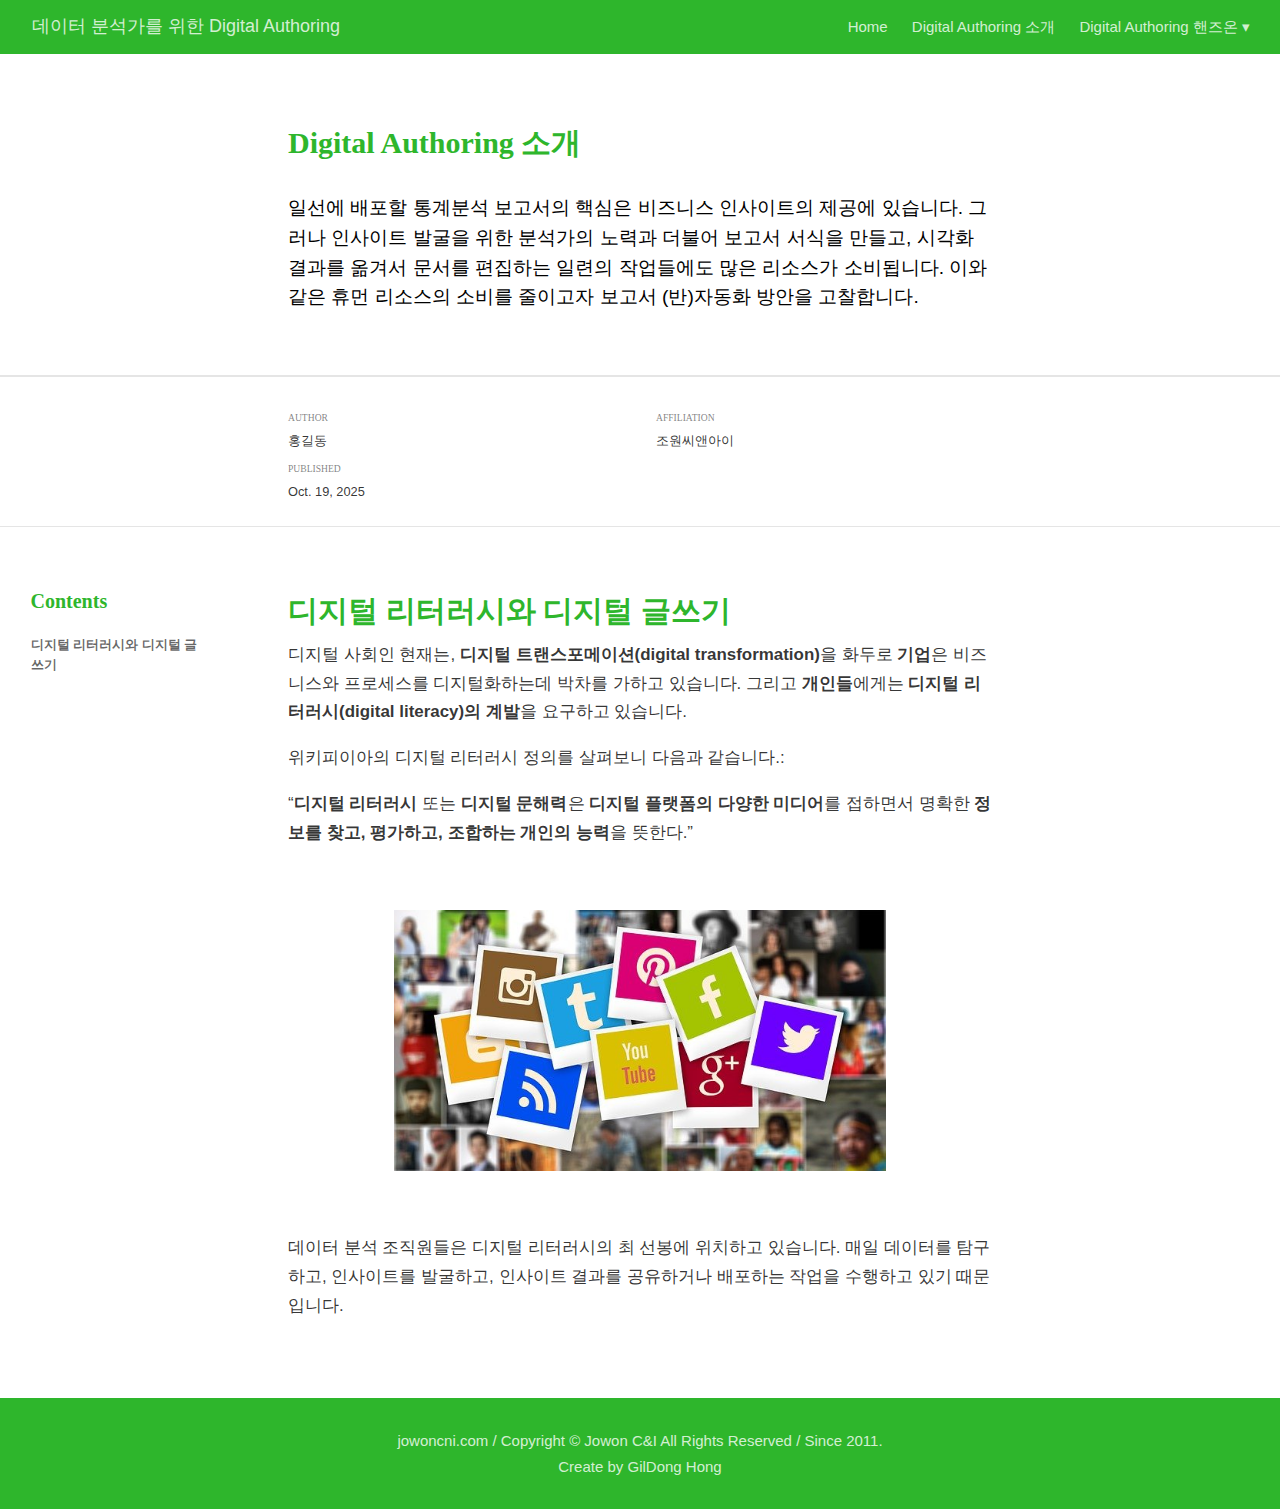
<file: docs/intro_digital_authoring.html>
<!DOCTYPE html>

<html xmlns="http://www.w3.org/1999/xhtml" lang="" xml:lang="">

<head>
  <meta charset="utf-8"/>
  <meta name="viewport" content="width=device-width, initial-scale=1"/>
  <meta http-equiv="X-UA-Compatible" content="IE=Edge,chrome=1"/>
  <meta name="generator" content="distill" />

  <style type="text/css">
  /* Hide doc at startup (prevent jankiness while JS renders/transforms) */
  body {
    visibility: hidden;
  }
  </style>

 <!--radix_placeholder_import_source-->
 <!--/radix_placeholder_import_source-->

<style type="text/css">code{white-space: pre;}</style>
<style type="text/css" data-origin="pandoc">
pre > code.sourceCode { white-space: pre; position: relative; }
pre > code.sourceCode > span { line-height: 1.25; }
pre > code.sourceCode > span:empty { height: 1.2em; }
.sourceCode { overflow: visible; }
code.sourceCode > span { color: inherit; text-decoration: inherit; }
div.sourceCode { margin: 1em 0; }
pre.sourceCode { margin: 0; }
@media screen {
div.sourceCode { overflow: auto; }
}
@media print {
pre > code.sourceCode { white-space: pre-wrap; }
pre > code.sourceCode > span { text-indent: -5em; padding-left: 5em; }
}
pre.numberSource code
  { counter-reset: source-line 0; }
pre.numberSource code > span
  { position: relative; left: -4em; counter-increment: source-line; }
pre.numberSource code > span > a:first-child::before
  { content: counter(source-line);
    position: relative; left: -1em; text-align: right; vertical-align: baseline;
    border: none; display: inline-block;
    -webkit-touch-callout: none; -webkit-user-select: none;
    -khtml-user-select: none; -moz-user-select: none;
    -ms-user-select: none; user-select: none;
    padding: 0 4px; width: 4em;
    color: #aaaaaa;
  }
pre.numberSource { margin-left: 3em; border-left: 1px solid #aaaaaa;  padding-left: 4px; }
div.sourceCode
  { color: #00769e; background-color: #f1f3f5; }
@media screen {
pre > code.sourceCode > span > a:first-child::before { text-decoration: underline; }
}
code span { color: #00769e; } /* Normal */
code span.al { color: #ad0000; } /* Alert */
code span.an { color: #5e5e5e; } /* Annotation */
code span.at { color: #657422; } /* Attribute */
code span.bn { color: #ad0000; } /* BaseN */
code span.bu { } /* BuiltIn */
code span.cf { color: #00769e; } /* ControlFlow */
code span.ch { color: #20794d; } /* Char */
code span.cn { color: #8f5902; } /* Constant */
code span.co { color: #5e5e5e; } /* Comment */
code span.cv { color: #5e5e5e; font-style: italic; } /* CommentVar */
code span.do { color: #5e5e5e; font-style: italic; } /* Documentation */
code span.dt { color: #ad0000; } /* DataType */
code span.dv { color: #ad0000; } /* DecVal */
code span.er { color: #ad0000; } /* Error */
code span.ex { } /* Extension */
code span.fl { color: #ad0000; } /* Float */
code span.fu { color: #4758ab; } /* Function */
code span.im { } /* Import */
code span.in { color: #5e5e5e; } /* Information */
code span.kw { color: #00769e; } /* Keyword */
code span.op { color: #5e5e5e; } /* Operator */
code span.ot { color: #00769e; } /* Other */
code span.pp { color: #ad0000; } /* Preprocessor */
code span.sc { color: #5e5e5e; } /* SpecialChar */
code span.ss { color: #20794d; } /* SpecialString */
code span.st { color: #20794d; } /* String */
code span.va { color: #111111; } /* Variable */
code span.vs { color: #20794d; } /* VerbatimString */
code span.wa { color: #5e5e5e; font-style: italic; } /* Warning */
</style>


  <!--radix_placeholder_meta_tags-->
  <title>데이터 분석가를 위한 Digital Authoring: Digital Authoring 소개</title>

  <meta property="description" itemprop="description" content="일선에 배포할 통계분석 **보고서의 핵심은 비즈니스 인사이트의 제공**에 있습니다. **그러나** 인사이트 발굴을 위한 분석가의 노력과 더불어 보고서 서식을 만들고, 시각화 결과를 옮겨서 **문서를 편집하는 일련의 작업들에도 많은 리소스가 소비**됩니다. 이와 같은 **휴먼 리소스의 소비를 줄이고자 보고서 (반)자동화 방안을 고찰**합니다."/>


  <!--  https://schema.org/Article -->
  <meta property="article:published" itemprop="datePublished" content="2025-10-19"/>
  <meta property="article:created" itemprop="dateCreated" content="2025-10-19"/>
  <meta name="article:author" content="홍길동"/>

  <!--  https://developers.facebook.com/docs/sharing/webmasters#markup -->
  <meta property="og:title" content="데이터 분석가를 위한 Digital Authoring: Digital Authoring 소개"/>
  <meta property="og:type" content="article"/>
  <meta property="og:description" content="일선에 배포할 통계분석 **보고서의 핵심은 비즈니스 인사이트의 제공**에 있습니다. **그러나** 인사이트 발굴을 위한 분석가의 노력과 더불어 보고서 서식을 만들고, 시각화 결과를 옮겨서 **문서를 편집하는 일련의 작업들에도 많은 리소스가 소비**됩니다. 이와 같은 **휴먼 리소스의 소비를 줄이고자 보고서 (반)자동화 방안을 고찰**합니다."/>
  <meta property="og:locale" content="en_US"/>
  <meta property="og:site_name" content="데이터 분석가를 위한 Digital Authoring"/>

  <!--  https://dev.twitter.com/cards/types/summary -->
  <meta property="twitter:card" content="summary"/>
  <meta property="twitter:title" content="데이터 분석가를 위한 Digital Authoring: Digital Authoring 소개"/>
  <meta property="twitter:description" content="일선에 배포할 통계분석 **보고서의 핵심은 비즈니스 인사이트의 제공**에 있습니다. **그러나** 인사이트 발굴을 위한 분석가의 노력과 더불어 보고서 서식을 만들고, 시각화 결과를 옮겨서 **문서를 편집하는 일련의 작업들에도 많은 리소스가 소비**됩니다. 이와 같은 **휴먼 리소스의 소비를 줄이고자 보고서 (반)자동화 방안을 고찰**합니다."/>

  <!--/radix_placeholder_meta_tags-->
  <!--radix_placeholder_rmarkdown_metadata-->

  <script type="text/json" id="radix-rmarkdown-metadata">
  {"type":"list","attributes":{"names":{"type":"character","attributes":{},"value":["title","description","author","date","output"]}},"value":[{"type":"character","attributes":{},"value":["Digital Authoring 소개"]},{"type":"character","attributes":{},"value":["일선에 배포할 통계분석 **보고서의 핵심은 비즈니스 인사이트의 제공**에 있습니다. **그러나** 인사이트 발굴을 위한 분석가의 노력과 더불어 보고서 서식을 만들고, 시각화 결과를 옮겨서 **문서를 편집하는 일련의 작업들에도 많은 리소스가 소비**됩니다. 이와 같은 **휴먼 리소스의 소비를 줄이고자 보고서 (반)자동화 방안을 고찰**합니다.\n"]},{"type":"list","attributes":{},"value":[{"type":"list","attributes":{"names":{"type":"character","attributes":{},"value":["name","url","affiliation","affiliation_url"]}},"value":[{"type":"character","attributes":{},"value":["홍길동"]},{"type":"character","attributes":{},"value":["https://choonghyunryu.github.io/"]},{"type":"character","attributes":{},"value":["조원씨앤아이"]},{"type":"character","attributes":{},"value":["https://jowoncni.com/"]}]}]},{"type":"character","attributes":{},"value":["2025-10-19"]},{"type":"list","attributes":{"names":{"type":"character","attributes":{},"value":["distill::distill_article"]}},"value":[{"type":"list","attributes":{"names":{"type":"character","attributes":{},"value":["toc","toc_depth"]}},"value":[{"type":"logical","attributes":{},"value":[true]},{"type":"integer","attributes":{},"value":[3]}]}]}]}
  </script>
  <!--/radix_placeholder_rmarkdown_metadata-->
  <!--radix_placeholder_navigation_in_header-->
  <meta name="distill:offset" content=""/>

  <script type="application/javascript">

    window.headroom_prevent_pin = false;

    window.document.addEventListener("DOMContentLoaded", function (event) {

      // initialize headroom for banner
      var header = $('header').get(0);
      var headerHeight = header.offsetHeight;
      var headroom = new Headroom(header, {
        tolerance: 5,
        onPin : function() {
          if (window.headroom_prevent_pin) {
            window.headroom_prevent_pin = false;
            headroom.unpin();
          }
        }
      });
      headroom.init();
      if(window.location.hash)
        headroom.unpin();
      $(header).addClass('headroom--transition');

      // offset scroll location for banner on hash change
      // (see: https://github.com/WickyNilliams/headroom.js/issues/38)
      window.addEventListener("hashchange", function(event) {
        window.scrollTo(0, window.pageYOffset - (headerHeight + 25));
      });

      // responsive menu
      $('.distill-site-header').each(function(i, val) {
        var topnav = $(this);
        var toggle = topnav.find('.nav-toggle');
        toggle.on('click', function() {
          topnav.toggleClass('responsive');
        });
      });

      // nav dropdowns
      $('.nav-dropbtn').click(function(e) {
        $(this).next('.nav-dropdown-content').toggleClass('nav-dropdown-active');
        $(this).parent().siblings('.nav-dropdown')
           .children('.nav-dropdown-content').removeClass('nav-dropdown-active');
      });
      $("body").click(function(e){
        $('.nav-dropdown-content').removeClass('nav-dropdown-active');
      });
      $(".nav-dropdown").click(function(e){
        e.stopPropagation();
      });
    });
  </script>

  <style type="text/css">

  /* Theme (user-documented overrideables for nav appearance) */

  .distill-site-nav {
    color: rgba(255, 255, 255, 0.8);
    background-color: #0F2E3D;
    font-size: 15px;
    font-weight: 300;
  }

  .distill-site-nav a {
    color: inherit;
    text-decoration: none;
  }

  .distill-site-nav a:hover {
    color: white;
  }

  @media print {
    .distill-site-nav {
      display: none;
    }
  }

  .distill-site-header {

  }

  .distill-site-footer {

  }


  /* Site Header */

  .distill-site-header {
    width: 100%;
    box-sizing: border-box;
    z-index: 3;
  }

  .distill-site-header .nav-left {
    display: inline-block;
    margin-left: 8px;
  }

  @media screen and (max-width: 768px) {
    .distill-site-header .nav-left {
      margin-left: 0;
    }
  }


  .distill-site-header .nav-right {
    float: right;
    margin-right: 8px;
  }

  .distill-site-header a,
  .distill-site-header .title {
    display: inline-block;
    text-align: center;
    padding: 14px 10px 14px 10px;
  }

  .distill-site-header .title {
    font-size: 18px;
    min-width: 150px;
  }

  .distill-site-header .logo {
    padding: 0;
  }

  .distill-site-header .logo img {
    display: none;
    max-height: 20px;
    width: auto;
    margin-bottom: -4px;
  }

  .distill-site-header .nav-image img {
    max-height: 18px;
    width: auto;
    display: inline-block;
    margin-bottom: -3px;
  }



  @media screen and (min-width: 1000px) {
    .distill-site-header .logo img {
      display: inline-block;
    }
    .distill-site-header .nav-left {
      margin-left: 20px;
    }
    .distill-site-header .nav-right {
      margin-right: 20px;
    }
    .distill-site-header .title {
      padding-left: 12px;
    }
  }


  .distill-site-header .nav-toggle {
    display: none;
  }

  .nav-dropdown {
    display: inline-block;
    position: relative;
  }

  .nav-dropdown .nav-dropbtn {
    border: none;
    outline: none;
    color: rgba(255, 255, 255, 0.8);
    padding: 16px 10px;
    background-color: transparent;
    font-family: inherit;
    font-size: inherit;
    font-weight: inherit;
    margin: 0;
    margin-top: 1px;
    z-index: 2;
  }

  .nav-dropdown-content {
    display: none;
    position: absolute;
    background-color: white;
    min-width: 200px;
    border: 1px solid rgba(0,0,0,0.15);
    border-radius: 4px;
    box-shadow: 0px 8px 16px 0px rgba(0,0,0,0.1);
    z-index: 1;
    margin-top: 2px;
    white-space: nowrap;
    padding-top: 4px;
    padding-bottom: 4px;
  }

  .nav-dropdown-content hr {
    margin-top: 4px;
    margin-bottom: 4px;
    border: none;
    border-bottom: 1px solid rgba(0, 0, 0, 0.1);
  }

  .nav-dropdown-active {
    display: block;
  }

  .nav-dropdown-content a, .nav-dropdown-content .nav-dropdown-header {
    color: black;
    padding: 6px 24px;
    text-decoration: none;
    display: block;
    text-align: left;
  }

  .nav-dropdown-content .nav-dropdown-header {
    display: block;
    padding: 5px 24px;
    padding-bottom: 0;
    text-transform: uppercase;
    font-size: 14px;
    color: #999999;
    white-space: nowrap;
  }

  .nav-dropdown:hover .nav-dropbtn {
    color: white;
  }

  .nav-dropdown-content a:hover {
    background-color: #ddd;
    color: black;
  }

  .nav-right .nav-dropdown-content {
    margin-left: -45%;
    right: 0;
  }

  @media screen and (max-width: 768px) {
    .distill-site-header a, .distill-site-header .nav-dropdown  {display: none;}
    .distill-site-header a.nav-toggle {
      float: right;
      display: block;
    }
    .distill-site-header .title {
      margin-left: 0;
    }
    .distill-site-header .nav-right {
      margin-right: 0;
    }
    .distill-site-header {
      overflow: hidden;
    }
    .nav-right .nav-dropdown-content {
      margin-left: 0;
    }
  }


  @media screen and (max-width: 768px) {
    .distill-site-header.responsive {position: relative; min-height: 500px; }
    .distill-site-header.responsive a.nav-toggle {
      position: absolute;
      right: 0;
      top: 0;
    }
    .distill-site-header.responsive a,
    .distill-site-header.responsive .nav-dropdown {
      display: block;
      text-align: left;
    }
    .distill-site-header.responsive .nav-left,
    .distill-site-header.responsive .nav-right {
      width: 100%;
    }
    .distill-site-header.responsive .nav-dropdown {float: none;}
    .distill-site-header.responsive .nav-dropdown-content {position: relative;}
    .distill-site-header.responsive .nav-dropdown .nav-dropbtn {
      display: block;
      width: 100%;
      text-align: left;
    }
  }

  /* Site Footer */

  .distill-site-footer {
    width: 100%;
    overflow: hidden;
    box-sizing: border-box;
    z-index: 3;
    margin-top: 30px;
    padding-top: 30px;
    padding-bottom: 30px;
    text-align: center;
  }

  /* Headroom */

  d-title {
    padding-top: 6rem;
  }

  @media print {
    d-title {
      padding-top: 4rem;
    }
  }

  .headroom {
    z-index: 1000;
    position: fixed;
    top: 0;
    left: 0;
    right: 0;
  }

  .headroom--transition {
    transition: all .4s ease-in-out;
  }

  .headroom--unpinned {
    top: -100px;
  }

  .headroom--pinned {
    top: 0;
  }

  /* adjust viewport for navbar height */
  /* helps vertically center bootstrap (non-distill) content */
  .min-vh-100 {
    min-height: calc(100vh - 100px) !important;
  }

  </style>

  <script src="site_libs/jquery-3.6.0/jquery-3.6.0.min.js"></script>
  <link href="site_libs/font-awesome-6.5.2/css/all.min.css" rel="stylesheet"/>
  <link href="site_libs/font-awesome-6.5.2/css/v4-shims.min.css" rel="stylesheet"/>
  <script src="site_libs/headroom-0.9.4/headroom.min.js"></script>
  <script src="site_libs/autocomplete-0.37.1/autocomplete.min.js"></script>
  <script src="site_libs/fuse-6.4.1/fuse.min.js"></script>

  <script type="application/javascript">

  function getMeta(metaName) {
    var metas = document.getElementsByTagName('meta');
    for (let i = 0; i < metas.length; i++) {
      if (metas[i].getAttribute('name') === metaName) {
        return metas[i].getAttribute('content');
      }
    }
    return '';
  }

  function offsetURL(url) {
    var offset = getMeta('distill:offset');
    return offset ? offset + '/' + url : url;
  }

  function createFuseIndex() {

    // create fuse index
    var options = {
      keys: [
        { name: 'title', weight: 20 },
        { name: 'categories', weight: 15 },
        { name: 'description', weight: 10 },
        { name: 'contents', weight: 5 },
      ],
      ignoreLocation: true,
      threshold: 0
    };
    var fuse = new window.Fuse([], options);

    // fetch the main search.json
    return fetch(offsetURL('search.json'))
      .then(function(response) {
        if (response.status == 200) {
          return response.json().then(function(json) {
            // index main articles
            json.articles.forEach(function(article) {
              fuse.add(article);
            });
            // download collections and index their articles
            return Promise.all(json.collections.map(function(collection) {
              return fetch(offsetURL(collection)).then(function(response) {
                if (response.status === 200) {
                  return response.json().then(function(articles) {
                    articles.forEach(function(article) {
                      fuse.add(article);
                    });
                  })
                } else {
                  return Promise.reject(
                    new Error('Unexpected status from search index request: ' +
                              response.status)
                  );
                }
              });
            })).then(function() {
              return fuse;
            });
          });

        } else {
          return Promise.reject(
            new Error('Unexpected status from search index request: ' +
                        response.status)
          );
        }
      });
  }

  window.document.addEventListener("DOMContentLoaded", function (event) {

    // get search element (bail if we don't have one)
    var searchEl = window.document.getElementById('distill-search');
    if (!searchEl)
      return;

    createFuseIndex()
      .then(function(fuse) {

        // make search box visible
        searchEl.classList.remove('hidden');

        // initialize autocomplete
        var options = {
          autoselect: true,
          hint: false,
          minLength: 2,
        };
        window.autocomplete(searchEl, options, [{
          source: function(query, callback) {
            const searchOptions = {
              isCaseSensitive: false,
              shouldSort: true,
              minMatchCharLength: 2,
              limit: 10,
            };
            var results = fuse.search(query, searchOptions);
            callback(results
              .map(function(result) { return result.item; })
            );
          },
          templates: {
            suggestion: function(suggestion) {
              var img = suggestion.preview && Object.keys(suggestion.preview).length > 0
                ? `<img src="${offsetURL(suggestion.preview)}"</img>`
                : '';
              var html = `
                <div class="search-item">
                  <h3>${suggestion.title}</h3>
                  <div class="search-item-description">
                    ${suggestion.description || ''}
                  </div>
                  <div class="search-item-preview">
                    ${img}
                  </div>
                </div>
              `;
              return html;
            }
          }
        }]).on('autocomplete:selected', function(event, suggestion) {
          window.location.href = offsetURL(suggestion.path);
        });
        // remove inline display style on autocompleter (we want to
        // manage responsive display via css)
        $('.algolia-autocomplete').css("display", "");
      })
      .catch(function(error) {
        console.log(error);
      });

  });

  </script>

  <style type="text/css">

  .nav-search {
    font-size: x-small;
  }

  /* Algolioa Autocomplete */

  .algolia-autocomplete {
    display: inline-block;
    margin-left: 10px;
    vertical-align: sub;
    background-color: white;
    color: black;
    padding: 6px;
    padding-top: 8px;
    padding-bottom: 0;
    border-radius: 6px;
    border: 1px #0F2E3D solid;
    width: 180px;
  }


  @media screen and (max-width: 768px) {
    .distill-site-nav .algolia-autocomplete {
      display: none;
      visibility: hidden;
    }
    .distill-site-nav.responsive .algolia-autocomplete {
      display: inline-block;
      visibility: visible;
    }
    .distill-site-nav.responsive .algolia-autocomplete .aa-dropdown-menu {
      margin-left: 0;
      width: 400px;
      max-height: 400px;
    }
  }

  .algolia-autocomplete .aa-input, .algolia-autocomplete .aa-hint {
    width: 90%;
    outline: none;
    border: none;
  }

  .algolia-autocomplete .aa-hint {
    color: #999;
  }
  .algolia-autocomplete .aa-dropdown-menu {
    width: 550px;
    max-height: 70vh;
    overflow-x: visible;
    overflow-y: scroll;
    padding: 5px;
    margin-top: 3px;
    margin-left: -150px;
    background-color: #fff;
    border-radius: 5px;
    border: 1px solid #999;
    border-top: none;
  }

  .algolia-autocomplete .aa-dropdown-menu .aa-suggestion {
    cursor: pointer;
    padding: 5px 4px;
    border-bottom: 1px solid #eee;
  }

  .algolia-autocomplete .aa-dropdown-menu .aa-suggestion:last-of-type {
    border-bottom: none;
    margin-bottom: 2px;
  }

  .algolia-autocomplete .aa-dropdown-menu .aa-suggestion .search-item {
    overflow: hidden;
    font-size: 0.8em;
    line-height: 1.4em;
  }

  .algolia-autocomplete .aa-dropdown-menu .aa-suggestion .search-item h3 {
    font-size: 1rem;
    margin-block-start: 0;
    margin-block-end: 5px;
  }

  .algolia-autocomplete .aa-dropdown-menu .aa-suggestion .search-item-description {
    display: inline-block;
    overflow: hidden;
    height: 2.8em;
    width: 80%;
    margin-right: 4%;
  }

  .algolia-autocomplete .aa-dropdown-menu .aa-suggestion .search-item-preview {
    display: inline-block;
    width: 15%;
  }

  .algolia-autocomplete .aa-dropdown-menu .aa-suggestion .search-item-preview img {
    height: 3em;
    width: auto;
    display: none;
  }

  .algolia-autocomplete .aa-dropdown-menu .aa-suggestion .search-item-preview img[src] {
    display: initial;
  }

  .algolia-autocomplete .aa-dropdown-menu .aa-suggestion.aa-cursor {
    background-color: #eee;
  }
  .algolia-autocomplete .aa-dropdown-menu .aa-suggestion em {
    font-weight: bold;
    font-style: normal;
  }

  </style>


  <!--/radix_placeholder_navigation_in_header-->
  <!--radix_placeholder_distill-->

  <style type="text/css">

  body {
    background-color: white;
  }

  .pandoc-table {
    width: 100%;
  }

  .pandoc-table>caption {
    margin-bottom: 10px;
  }

  .pandoc-table th:not([align]) {
    text-align: left;
  }

  .pagedtable-footer {
    font-size: 15px;
  }

  d-byline .byline {
    grid-template-columns: 2fr 2fr;
  }

  d-byline .byline h3 {
    margin-block-start: 1.5em;
  }

  d-byline .byline .authors-affiliations h3 {
    margin-block-start: 0.5em;
  }

  .authors-affiliations .orcid-id {
    width: 16px;
    height:16px;
    margin-left: 4px;
    margin-right: 4px;
    vertical-align: middle;
    padding-bottom: 2px;
  }

  d-title .dt-tags {
    margin-top: 1em;
    grid-column: text;
  }

  .dt-tags .dt-tag {
    text-decoration: none;
    display: inline-block;
    color: rgba(0,0,0,0.6);
    padding: 0em 0.4em;
    margin-right: 0.5em;
    margin-bottom: 0.4em;
    font-size: 70%;
    border: 1px solid rgba(0,0,0,0.2);
    border-radius: 3px;
    text-transform: uppercase;
    font-weight: 500;
  }

  d-article table.gt_table td,
  d-article table.gt_table th {
    border-bottom: none;
    font-size: 100%;
  }

  .html-widget {
    margin-bottom: 2.0em;
  }

  .l-screen-inset {
    padding-right: 16px;
  }

  .l-screen .caption {
    margin-left: 10px;
  }

  .shaded {
    background: rgb(247, 247, 247);
    padding-top: 20px;
    padding-bottom: 20px;
    border-top: 1px solid rgba(0, 0, 0, 0.1);
    border-bottom: 1px solid rgba(0, 0, 0, 0.1);
  }

  .shaded .html-widget {
    margin-bottom: 0;
    border: 1px solid rgba(0, 0, 0, 0.1);
  }

  .shaded .shaded-content {
    background: white;
  }

  .text-output {
    margin-top: 0;
    line-height: 1.5em;
  }

  .hidden {
    display: none !important;
  }

  hr.section-separator {
    border: none;
    border-top: 1px solid rgba(0, 0, 0, 0.1);
    margin: 0px;
  }


  d-byline {
    border-top: none;
  }

  d-article {
    padding-top: 2.5rem;
    padding-bottom: 30px;
    border-top: none;
  }

  d-appendix {
    padding-top: 30px;
  }

  d-article>p>img {
    width: 100%;
  }

  d-article h2 {
    margin: 1rem 0 1.5rem 0;
  }

  d-article h3 {
    margin-top: 1.5rem;
  }

  d-article iframe {
    border: 1px solid rgba(0, 0, 0, 0.1);
    margin-bottom: 2.0em;
    width: 100%;
  }

  /* Tweak code blocks */

  d-article div.sourceCode code,
  d-article pre code {
    font-family: Consolas, Monaco, 'Andale Mono', 'Ubuntu Mono', monospace;
  }

  d-article pre,
  d-article div.sourceCode,
  d-article div.sourceCode pre {
    overflow: auto;
  }

  d-article div.sourceCode {
    background-color: white;
  }

  d-article div.sourceCode pre {
    padding-left: 10px;
    font-size: 12px;
    border-left: 2px solid rgba(0,0,0,0.1);
  }

  d-article pre {
    font-size: 12px;
    color: black;
    background: none;
    margin-top: 0;
    text-align: left;
    white-space: pre;
    word-spacing: normal;
    word-break: normal;
    word-wrap: normal;
    line-height: 1.5;

    -moz-tab-size: 4;
    -o-tab-size: 4;
    tab-size: 4;

    -webkit-hyphens: none;
    -moz-hyphens: none;
    -ms-hyphens: none;
    hyphens: none;
  }

  d-article pre a {
    border-bottom: none;
  }

  d-article pre a:hover {
    border-bottom: none;
    text-decoration: underline;
  }

  d-article details {
    grid-column: text;
    margin-bottom: 0.8em;
  }

  @media(min-width: 768px) {

  d-article pre,
  d-article div.sourceCode,
  d-article div.sourceCode pre {
    overflow: visible !important;
  }

  d-article div.sourceCode pre {
    padding-left: 18px;
    font-size: 14px;
  }

  /* tweak for Pandoc numbered line within distill */
  d-article pre.numberSource code > span {
      left: -2em;
  }

  d-article pre {
    font-size: 14px;
  }

  }

  figure img.external {
    background: white;
    border: 1px solid rgba(0, 0, 0, 0.1);
    box-shadow: 0 1px 8px rgba(0, 0, 0, 0.1);
    padding: 18px;
    box-sizing: border-box;
  }

  /* CSS for d-contents */

  .d-contents {
    grid-column: text;
    color: rgba(0,0,0,0.8);
    font-size: 0.9em;
    padding-bottom: 1em;
    margin-bottom: 1em;
    padding-bottom: 0.5em;
    margin-bottom: 1em;
    padding-left: 0.25em;
    justify-self: start;
  }

  @media(min-width: 1000px) {
    .d-contents.d-contents-float {
      height: 0;
      grid-column-start: 1;
      grid-column-end: 4;
      justify-self: center;
      padding-right: 3em;
      padding-left: 2em;
    }
  }

  .d-contents nav h3 {
    font-size: 18px;
    margin-top: 0;
    margin-bottom: 1em;
  }

  .d-contents li {
    list-style-type: none
  }

  .d-contents nav > ul {
    padding-left: 0;
  }

  .d-contents ul {
    padding-left: 1em
  }

  .d-contents nav ul li {
    margin-top: 0.6em;
    margin-bottom: 0.2em;
  }

  .d-contents nav a {
    font-size: 13px;
    border-bottom: none;
    text-decoration: none
    color: rgba(0, 0, 0, 0.8);
  }

  .d-contents nav a:hover {
    text-decoration: underline solid rgba(0, 0, 0, 0.6)
  }

  .d-contents nav > ul > li > a {
    font-weight: 600;
  }

  .d-contents nav > ul > li > ul {
    font-weight: inherit;
  }

  .d-contents nav > ul > li > ul > li {
    margin-top: 0.2em;
  }


  .d-contents nav ul {
    margin-top: 0;
    margin-bottom: 0.25em;
  }

  .d-article-with-toc h2:nth-child(2) {
    margin-top: 0;
  }


  /* Figure */

  .figure {
    position: relative;
    margin-bottom: 2.5em;
    margin-top: 1.5em;
  }

  .figure .caption {
    color: rgba(0, 0, 0, 0.6);
    font-size: 12px;
    line-height: 1.5em;
  }

  .figure img.external {
    background: white;
    border: 1px solid rgba(0, 0, 0, 0.1);
    box-shadow: 0 1px 8px rgba(0, 0, 0, 0.1);
    padding: 18px;
    box-sizing: border-box;
  }

  .figure .caption a {
    color: rgba(0, 0, 0, 0.6);
  }

  .figure .caption b,
  .figure .caption strong, {
    font-weight: 600;
    color: rgba(0, 0, 0, 1.0);
  }

  /* Citations */

  d-article .citation {
    color: inherit;
    cursor: inherit;
  }

  div.hanging-indent{
    margin-left: 1em; text-indent: -1em;
  }

  /* Citation hover box */

  .tippy-box[data-theme~=light-border] {
    background-color: rgba(250, 250, 250, 0.95);
  }

  .tippy-content > p {
    margin-bottom: 0;
    padding: 2px;
  }


  /* Tweak 1000px media break to show more text */

  @media(min-width: 1000px) {
    .base-grid,
    distill-header,
    d-title,
    d-abstract,
    d-article,
    d-appendix,
    distill-appendix,
    d-byline,
    d-footnote-list,
    d-citation-list,
    distill-footer {
      grid-template-columns: [screen-start] 1fr [page-start kicker-start] 80px [middle-start] 50px [text-start kicker-end] 65px 65px 65px 65px 65px 65px 65px 65px [text-end gutter-start] 65px [middle-end] 65px [page-end gutter-end] 1fr [screen-end];
      grid-column-gap: 16px;
    }

    .grid {
      grid-column-gap: 16px;
    }

    d-article {
      font-size: 1.06rem;
      line-height: 1.7em;
    }
    figure .caption, .figure .caption, figure figcaption {
      font-size: 13px;
    }
  }

  @media(min-width: 1180px) {
    .base-grid,
    distill-header,
    d-title,
    d-abstract,
    d-article,
    d-appendix,
    distill-appendix,
    d-byline,
    d-footnote-list,
    d-citation-list,
    distill-footer {
      grid-template-columns: [screen-start] 1fr [page-start kicker-start] 60px [middle-start] 60px [text-start kicker-end] 60px 60px 60px 60px 60px 60px 60px 60px [text-end gutter-start] 60px [middle-end] 60px [page-end gutter-end] 1fr [screen-end];
      grid-column-gap: 32px;
    }

    .grid {
      grid-column-gap: 32px;
    }
  }


  /* Get the citation styles for the appendix (not auto-injected on render since
     we do our own rendering of the citation appendix) */

  d-appendix .citation-appendix,
  .d-appendix .citation-appendix {
    font-size: 11px;
    line-height: 15px;
    border-left: 1px solid rgba(0, 0, 0, 0.1);
    padding-left: 18px;
    border: 1px solid rgba(0,0,0,0.1);
    background: rgba(0, 0, 0, 0.02);
    padding: 10px 18px;
    border-radius: 3px;
    color: rgba(150, 150, 150, 1);
    overflow: hidden;
    margin-top: -12px;
    white-space: pre-wrap;
    word-wrap: break-word;
  }

  /* Include appendix styles here so they can be overridden */

  d-appendix {
    contain: layout style;
    font-size: 0.8em;
    line-height: 1.7em;
    margin-top: 60px;
    margin-bottom: 0;
    border-top: 1px solid rgba(0, 0, 0, 0.1);
    color: rgba(0,0,0,0.5);
    padding-top: 60px;
    padding-bottom: 48px;
  }

  d-appendix h3 {
    grid-column: page-start / text-start;
    font-size: 15px;
    font-weight: 500;
    margin-top: 1em;
    margin-bottom: 0;
    color: rgba(0,0,0,0.65);
  }

  d-appendix h3 + * {
    margin-top: 1em;
  }

  d-appendix ol {
    padding: 0 0 0 15px;
  }

  @media (min-width: 768px) {
    d-appendix ol {
      padding: 0 0 0 30px;
      margin-left: -30px;
    }
  }

  d-appendix li {
    margin-bottom: 1em;
  }

  d-appendix a {
    color: rgba(0, 0, 0, 0.6);
  }

  d-appendix > * {
    grid-column: text;
  }

  d-appendix > d-footnote-list,
  d-appendix > d-citation-list,
  d-appendix > distill-appendix {
    grid-column: screen;
  }

  /* Include footnote styles here so they can be overridden */

  d-footnote-list {
    contain: layout style;
  }

  d-footnote-list > * {
    grid-column: text;
  }

  d-footnote-list a.footnote-backlink {
    color: rgba(0,0,0,0.3);
    padding-left: 0.5em;
  }



  /* Anchor.js */

  .anchorjs-link {
    /*transition: all .25s linear; */
    text-decoration: none;
    border-bottom: none;
  }
  *:hover > .anchorjs-link {
    margin-left: -1.125em !important;
    text-decoration: none;
    border-bottom: none;
  }

  /* Social footer */

  .social_footer {
    margin-top: 30px;
    margin-bottom: 0;
    color: rgba(0,0,0,0.67);
  }

  .disqus-comments {
    margin-right: 30px;
  }

  .disqus-comment-count {
    border-bottom: 1px solid rgba(0, 0, 0, 0.4);
    cursor: pointer;
  }

  #disqus_thread {
    margin-top: 30px;
  }

  .article-sharing a {
    border-bottom: none;
    margin-right: 8px;
  }

  .article-sharing a:hover {
    border-bottom: none;
  }

  .sidebar-section.subscribe {
    font-size: 12px;
    line-height: 1.6em;
  }

  .subscribe p {
    margin-bottom: 0.5em;
  }


  .article-footer .subscribe {
    font-size: 15px;
    margin-top: 45px;
  }


  .sidebar-section.custom {
    font-size: 12px;
    line-height: 1.6em;
  }

  .custom p {
    margin-bottom: 0.5em;
  }

  /* Styles for listing layout (hide title) */
  .layout-listing d-title, .layout-listing .d-title {
    display: none;
  }

  /* Styles for posts lists (not auto-injected) */


  .posts-with-sidebar {
    padding-left: 45px;
    padding-right: 45px;
  }

  .posts-list .description h2,
  .posts-list .description p {
    font-family: -apple-system, BlinkMacSystemFont, "Segoe UI", Roboto, Oxygen, Ubuntu, Cantarell, "Fira Sans", "Droid Sans", "Helvetica Neue", Arial, sans-serif;
  }

  .posts-list .description h2 {
    font-weight: 700;
    border-bottom: none;
    padding-bottom: 0;
  }

  .posts-list h2.post-tag {
    border-bottom: 1px solid rgba(0, 0, 0, 0.2);
    padding-bottom: 12px;
  }
  .posts-list {
    margin-top: 60px;
    margin-bottom: 24px;
  }

  .posts-list .post-preview {
    text-decoration: none;
    overflow: hidden;
    display: block;
    border-bottom: 1px solid rgba(0, 0, 0, 0.1);
    padding: 24px 0;
  }

  .post-preview-last {
    border-bottom: none !important;
  }

  .posts-list .posts-list-caption {
    grid-column: screen;
    font-weight: 400;
  }

  .posts-list .post-preview h2 {
    margin: 0 0 6px 0;
    line-height: 1.2em;
    font-style: normal;
    font-size: 24px;
  }

  .posts-list .post-preview p {
    margin: 0 0 12px 0;
    line-height: 1.4em;
    font-size: 16px;
  }

  .posts-list .post-preview .thumbnail {
    box-sizing: border-box;
    margin-bottom: 24px;
    position: relative;
    max-width: 500px;
  }
  .posts-list .post-preview img {
    width: 100%;
    display: block;
  }

  .posts-list .metadata {
    font-size: 12px;
    line-height: 1.4em;
    margin-bottom: 18px;
  }

  .posts-list .metadata > * {
    display: inline-block;
  }

  .posts-list .metadata .publishedDate {
    margin-right: 2em;
  }

  .posts-list .metadata .dt-authors {
    display: block;
    margin-top: 0.3em;
    margin-right: 2em;
  }

  .posts-list .dt-tags {
    display: block;
    line-height: 1em;
  }

  .posts-list .dt-tags .dt-tag {
    display: inline-block;
    color: rgba(0,0,0,0.6);
    padding: 0.3em 0.4em;
    margin-right: 0.2em;
    margin-bottom: 0.4em;
    font-size: 60%;
    border: 1px solid rgba(0,0,0,0.2);
    border-radius: 3px;
    text-transform: uppercase;
    font-weight: 500;
  }

  .posts-list img {
    opacity: 1;
  }

  .posts-list img[data-src] {
    opacity: 0;
  }

  .posts-more {
    clear: both;
  }


  .posts-sidebar {
    font-size: 16px;
  }

  .posts-sidebar h3 {
    font-size: 16px;
    margin-top: 0;
    margin-bottom: 0.5em;
    font-weight: 400;
    text-transform: uppercase;
  }

  .sidebar-section {
    margin-bottom: 30px;
  }

  .categories ul {
    list-style-type: none;
    margin: 0;
    padding: 0;
  }

  .categories li {
    color: rgba(0, 0, 0, 0.8);
    margin-bottom: 0;
  }

  .categories li>a {
    border-bottom: none;
  }

  .categories li>a:hover {
    border-bottom: 1px solid rgba(0, 0, 0, 0.4);
  }

  .categories .active {
    font-weight: 600;
  }

  .categories .category-count {
    color: rgba(0, 0, 0, 0.4);
  }


  @media(min-width: 768px) {
    .posts-list .post-preview h2 {
      font-size: 26px;
    }
    .posts-list .post-preview .thumbnail {
      float: right;
      width: 30%;
      margin-bottom: 0;
    }
    .posts-list .post-preview .description {
      float: left;
      width: 45%;
    }
    .posts-list .post-preview .metadata {
      float: left;
      width: 20%;
      margin-top: 8px;
    }
    .posts-list .post-preview p {
      margin: 0 0 12px 0;
      line-height: 1.5em;
      font-size: 16px;
    }
    .posts-with-sidebar .posts-list {
      float: left;
      width: 75%;
    }
    .posts-with-sidebar .posts-sidebar {
      float: right;
      width: 20%;
      margin-top: 60px;
      padding-top: 24px;
      padding-bottom: 24px;
    }
  }


  /* Improve display for browsers without grid (IE/Edge <= 15) */

  .downlevel {
    line-height: 1.6em;
    font-family: -apple-system, BlinkMacSystemFont, "Segoe UI", Roboto, Oxygen, Ubuntu, Cantarell, "Fira Sans", "Droid Sans", "Helvetica Neue", Arial, sans-serif;
    margin: 0;
  }

  .downlevel .d-title {
    padding-top: 6rem;
    padding-bottom: 1.5rem;
  }

  .downlevel .d-title h1 {
    font-size: 50px;
    font-weight: 700;
    line-height: 1.1em;
    margin: 0 0 0.5rem;
  }

  .downlevel .d-title p {
    font-weight: 300;
    font-size: 1.2rem;
    line-height: 1.55em;
    margin-top: 0;
  }

  .downlevel .d-byline {
    padding-top: 0.8em;
    padding-bottom: 0.8em;
    font-size: 0.8rem;
    line-height: 1.8em;
  }

  .downlevel .section-separator {
    border: none;
    border-top: 1px solid rgba(0, 0, 0, 0.1);
  }

  .downlevel .d-article {
    font-size: 1.06rem;
    line-height: 1.7em;
    padding-top: 1rem;
    padding-bottom: 2rem;
  }


  .downlevel .d-appendix {
    padding-left: 0;
    padding-right: 0;
    max-width: none;
    font-size: 0.8em;
    line-height: 1.7em;
    margin-bottom: 0;
    color: rgba(0,0,0,0.5);
    padding-top: 40px;
    padding-bottom: 48px;
  }

  .downlevel .footnotes ol {
    padding-left: 13px;
  }

  .downlevel .base-grid,
  .downlevel .distill-header,
  .downlevel .d-title,
  .downlevel .d-abstract,
  .downlevel .d-article,
  .downlevel .d-appendix,
  .downlevel .distill-appendix,
  .downlevel .d-byline,
  .downlevel .d-footnote-list,
  .downlevel .d-citation-list,
  .downlevel .distill-footer,
  .downlevel .appendix-bottom,
  .downlevel .posts-container {
    padding-left: 40px;
    padding-right: 40px;
  }

  @media(min-width: 768px) {
    .downlevel .base-grid,
    .downlevel .distill-header,
    .downlevel .d-title,
    .downlevel .d-abstract,
    .downlevel .d-article,
    .downlevel .d-appendix,
    .downlevel .distill-appendix,
    .downlevel .d-byline,
    .downlevel .d-footnote-list,
    .downlevel .d-citation-list,
    .downlevel .distill-footer,
    .downlevel .appendix-bottom,
    .downlevel .posts-container {
    padding-left: 150px;
    padding-right: 150px;
    max-width: 900px;
  }
  }

  .downlevel pre code {
    display: block;
    border-left: 2px solid rgba(0, 0, 0, .1);
    padding: 0 0 0 20px;
    font-size: 14px;
  }

  .downlevel code, .downlevel pre {
    color: black;
    background: none;
    font-family: Consolas, Monaco, 'Andale Mono', 'Ubuntu Mono', monospace;
    text-align: left;
    white-space: pre;
    word-spacing: normal;
    word-break: normal;
    word-wrap: normal;
    line-height: 1.5;

    -moz-tab-size: 4;
    -o-tab-size: 4;
    tab-size: 4;

    -webkit-hyphens: none;
    -moz-hyphens: none;
    -ms-hyphens: none;
    hyphens: none;
  }

  .downlevel .posts-list .post-preview {
    color: inherit;
  }



  </style>

  <script type="application/javascript">

  function is_downlevel_browser() {
    if (bowser.isUnsupportedBrowser({ msie: "12", msedge: "16"},
                                   window.navigator.userAgent)) {
      return true;
    } else {
      return window.load_distill_framework === undefined;
    }
  }

  // show body when load is complete
  function on_load_complete() {

    // add anchors
    if (window.anchors) {
      window.anchors.options.placement = 'left';
      window.anchors.add('d-article > h2, d-article > h3, d-article > h4, d-article > h5');
    }


    // set body to visible
    document.body.style.visibility = 'visible';

    // force redraw for leaflet widgets
    if (window.HTMLWidgets) {
      var maps = window.HTMLWidgets.findAll(".leaflet");
      $.each(maps, function(i, el) {
        var map = this.getMap();
        map.invalidateSize();
        map.eachLayer(function(layer) {
          if (layer instanceof L.TileLayer)
            layer.redraw();
        });
      });
    }

    // trigger 'shown' so htmlwidgets resize
    $('d-article').trigger('shown');
  }

  function init_distill() {

    init_common();

    // create front matter
    var front_matter = $('<d-front-matter></d-front-matter>');
    $('#distill-front-matter').wrap(front_matter);

    // create d-title
    $('.d-title').changeElementType('d-title');

    // separator
    var separator = '<hr class="section-separator" style="clear: both"/>';
    // prepend separator above appendix
    $('.d-byline').before(separator);
    $('.d-article').before(separator);

    // create d-byline
    var byline = $('<d-byline></d-byline>');
    $('.d-byline').replaceWith(byline);

    // create d-article
    var article = $('<d-article></d-article>');
    $('.d-article').wrap(article).children().unwrap();

    // move posts container into article
    $('.posts-container').appendTo($('d-article'));

    // create d-appendix
    $('.d-appendix').changeElementType('d-appendix');

    // flag indicating that we have appendix items
    var appendix = $('.appendix-bottom').children('h3').length > 0;

    // replace footnotes with <d-footnote>
    $('.footnote-ref').each(function(i, val) {
      appendix = true;
      var href = $(this).attr('href');
      var id = href.replace('#', '');
      var fn = $('#' + id);
      var fn_p = $('#' + id + '>p');
      fn_p.find('.footnote-back').remove();
      var text = fn_p.html();
      var dtfn = $('<d-footnote></d-footnote>');
      dtfn.html(text);
      $(this).replaceWith(dtfn);
    });
    // remove footnotes
    $('.footnotes').remove();

    // move refs into #references-listing
    $('#references-listing').replaceWith($('#refs'));

    $('h1.appendix, h2.appendix').each(function(i, val) {
      $(this).changeElementType('h3');
    });
    $('h3.appendix').each(function(i, val) {
      var id = $(this).attr('id');
      $('.d-contents a[href="#' + id + '"]').parent().remove();
      appendix = true;
      $(this).nextUntil($('h1, h2, h3')).addBack().appendTo($('d-appendix'));
    });

    // show d-appendix if we have appendix content
    $("d-appendix").css('display', appendix ? 'grid' : 'none');

    // localize layout chunks to just output
    $('.layout-chunk').each(function(i, val) {

      // capture layout
      var layout = $(this).attr('data-layout');

      // apply layout to markdown level block elements
      var elements = $(this).children().not('details, div.sourceCode, pre, script');
      elements.each(function(i, el) {
        var layout_div = $('<div class="' + layout + '"></div>');
        if (layout_div.hasClass('shaded')) {
          var shaded_content = $('<div class="shaded-content"></div>');
          $(this).wrap(shaded_content);
          $(this).parent().wrap(layout_div);
        } else {
          $(this).wrap(layout_div);
        }
      });


      // unwrap the layout-chunk div
      $(this).children().unwrap();
    });

    // remove code block used to force  highlighting css
    $('.distill-force-highlighting-css').parent().remove();

    // remove empty line numbers inserted by pandoc when using a
    // custom syntax highlighting theme, except when numbering line
    // in code chunk
    $('pre:not(.numberLines) code.sourceCode a:empty').remove();

    // load distill framework
    load_distill_framework();

    // wait for window.distillRunlevel == 4 to do post processing
    function distill_post_process() {

      if (!window.distillRunlevel || window.distillRunlevel < 4)
        return;

      // hide author/affiliations entirely if we have no authors
      var front_matter = JSON.parse($("#distill-front-matter").html());
      var have_authors = front_matter.authors && front_matter.authors.length > 0;
      if (!have_authors)
        $('d-byline').addClass('hidden');

      // article with toc class
      $('.d-contents').parent().addClass('d-article-with-toc');

      // strip links that point to #
      $('.authors-affiliations').find('a[href="#"]').removeAttr('href');

      // add orcid ids
      $('.authors-affiliations').find('.author').each(function(i, el) {
        var orcid_id = front_matter.authors[i].orcidID;
        var author_name = front_matter.authors[i].author
        if (orcid_id) {
          var a = $('<a></a>');
          a.attr('href', 'https://orcid.org/' + orcid_id);
          var img = $('<img></img>');
          img.addClass('orcid-id');
          img.attr('alt', author_name ? 'ORCID ID for ' + author_name : 'ORCID ID');
          img.attr('src','[data-uri]');
          a.append(img);
          $(this).append(a);
        }
      });

      // hide elements of author/affiliations grid that have no value
      function hide_byline_column(caption) {
        $('d-byline').find('h3:contains("' + caption + '")').parent().css('visibility', 'hidden');
      }

      // affiliations
      var have_affiliations = false;
      for (var i = 0; i<front_matter.authors.length; ++i) {
        var author = front_matter.authors[i];
        if (author.affiliation !== "&nbsp;") {
          have_affiliations = true;
          break;
        }
      }
      if (!have_affiliations)
        $('d-byline').find('h3:contains("Affiliations")').css('visibility', 'hidden');

      // published date
      if (!front_matter.publishedDate)
        hide_byline_column("Published");

      // document object identifier
      var doi = $('d-byline').find('h3:contains("DOI")');
      var doi_p = doi.next().empty();
      if (!front_matter.doi) {
        // if we have a citation and valid citationText then link to that
        if ($('#citation').length > 0 && front_matter.citationText) {
          doi.html('Citation');
          $('<a href="#citation"></a>')
            .text(front_matter.citationText)
            .appendTo(doi_p);
        } else {
          hide_byline_column("DOI");
        }
      } else {
        $('<a></a>')
           .attr('href', "https://doi.org/" + front_matter.doi)
           .html(front_matter.doi)
           .appendTo(doi_p);
      }

       // change plural form of authors/affiliations
      if (front_matter.authors.length === 1) {
        var grid = $('.authors-affiliations');
        grid.children('h3:contains("Authors")').text('Author');
        grid.children('h3:contains("Affiliations")').text('Affiliation');
      }

      // remove d-appendix and d-footnote-list local styles
      $('d-appendix > style:first-child').remove();
      $('d-footnote-list > style:first-child').remove();

      // move appendix-bottom entries to the bottom
      $('.appendix-bottom').appendTo('d-appendix').children().unwrap();
      $('.appendix-bottom').remove();

      // hoverable references
      $('span.citation[data-cites]').each(function() {
        const citeChild = $(this).children()[0]
        // Do not process if @xyz has been used without escaping and without bibliography activated
        // https://github.com/rstudio/distill/issues/466
        if (citeChild === undefined) return true

        if (citeChild.nodeName == "D-FOOTNOTE") {
          var fn = citeChild
          $(this).html(fn.shadowRoot.querySelector("sup"))
          $(this).id = fn.id
          fn.remove()
        }
        var refs = $(this).attr('data-cites').split(" ");
        var refHtml = refs.map(function(ref) {
          // Could use CSS.escape too here, we insure backward compatibility in navigator
          return "<p>" + $('div[id="ref-' + ref + '"]').html() + "</p>";
        }).join("\n");
        window.tippy(this, {
          allowHTML: true,
          content: refHtml,
          maxWidth: 500,
          interactive: true,
          interactiveBorder: 10,
          theme: 'light-border',
          placement: 'bottom-start'
        });
      });

      // fix footnotes in tables (#411)
      // replacing broken distill.pub feature
      $('table d-footnote').each(function() {
        // we replace internal showAtNode methode which is triggered when hovering a footnote
        this.hoverBox.showAtNode = function(node) {
          // ported from https://github.com/distillpub/template/pull/105/files
          calcOffset = function(elem) {
              let x = elem.offsetLeft;
              let y = elem.offsetTop;
              // Traverse upwards until an `absolute` element is found or `elem`
              // becomes null.
              while (elem = elem.offsetParent && elem.style.position != 'absolute') {
                  x += elem.offsetLeft;
                  y += elem.offsetTop;
              }

              return { left: x, top: y };
          }
          // https://developer.mozilla.org/en-US/docs/Web/API/HTMLElement/offsetTop
          const bbox = node.getBoundingClientRect();
          const offset = calcOffset(node);
          this.show([offset.left + bbox.width, offset.top + bbox.height]);
        }
      })

      // clear polling timer
      clearInterval(tid);

      // show body now that everything is ready
      on_load_complete();
    }

    var tid = setInterval(distill_post_process, 50);
    distill_post_process();

  }

  function init_downlevel() {

    init_common();

     // insert hr after d-title
    $('.d-title').after($('<hr class="section-separator"/>'));

    // check if we have authors
    var front_matter = JSON.parse($("#distill-front-matter").html());
    var have_authors = front_matter.authors && front_matter.authors.length > 0;

    // manage byline/border
    if (!have_authors)
      $('.d-byline').remove();
    $('.d-byline').after($('<hr class="section-separator"/>'));
    $('.d-byline a').remove();

    // remove toc
    $('.d-contents').remove();

    // move appendix elements
    $('h1.appendix, h2.appendix').each(function(i, val) {
      $(this).changeElementType('h3');
    });
    $('h3.appendix').each(function(i, val) {
      $(this).nextUntil($('h1, h2, h3')).addBack().appendTo($('.d-appendix'));
    });


    // inject headers into references and footnotes
    var refs_header = $('<h3></h3>');
    refs_header.text('References');
    $('#refs').prepend(refs_header);

    var footnotes_header = $('<h3></h3');
    footnotes_header.text('Footnotes');
    $('.footnotes').children('hr').first().replaceWith(footnotes_header);

    // move appendix-bottom entries to the bottom
    $('.appendix-bottom').appendTo('.d-appendix').children().unwrap();
    $('.appendix-bottom').remove();

    // remove appendix if it's empty
    if ($('.d-appendix').children().length === 0)
      $('.d-appendix').remove();

    // prepend separator above appendix
    $('.d-appendix').before($('<hr class="section-separator" style="clear: both"/>'));

    // trim code
    $('pre>code').each(function(i, val) {
      $(this).html($.trim($(this).html()));
    });

    // move posts-container right before article
    $('.posts-container').insertBefore($('.d-article'));

    $('body').addClass('downlevel');

    on_load_complete();
  }


  function init_common() {

    // jquery plugin to change element types
    (function($) {
      $.fn.changeElementType = function(newType) {
        var attrs = {};

        $.each(this[0].attributes, function(idx, attr) {
          attrs[attr.nodeName] = attr.nodeValue;
        });

        this.replaceWith(function() {
          return $("<" + newType + "/>", attrs).append($(this).contents());
        });
      };
    })(jQuery);

    // prevent underline for linked images
    $('a > img').parent().css({'border-bottom' : 'none'});

    // mark non-body figures created by knitr chunks as 100% width
    $('.layout-chunk').each(function(i, val) {
      var figures = $(this).find('img, .html-widget');
      // ignore leaflet img layers (#106)
      figures = figures.filter(':not(img[class*="leaflet"])')
      if ($(this).attr('data-layout') !== "l-body") {
        figures.css('width', '100%');
      } else {
        figures.css('max-width', '100%');
        figures.filter("[width]").each(function(i, val) {
          var fig = $(this);
          fig.css('width', fig.attr('width') + 'px');
        });

      }
    });

    // auto-append index.html to post-preview links in file: protocol
    // and in rstudio ide preview
    $('.post-preview').each(function(i, val) {
      if (window.location.protocol === "file:")
        $(this).attr('href', $(this).attr('href') + "index.html");
    });

    // get rid of index.html references in header
    if (window.location.protocol !== "file:") {
      $('.distill-site-header a[href]').each(function(i,val) {
        $(this).attr('href', $(this).attr('href').replace(/^index[.]html/, "./"));
      });
    }

    // add class to pandoc style tables
    $('tr.header').parent('thead').parent('table').addClass('pandoc-table');
    $('.kable-table').children('table').addClass('pandoc-table');

    // add figcaption style to table captions
    $('caption').parent('table').addClass("figcaption");

    // initialize posts list
    if (window.init_posts_list)
      window.init_posts_list();

    // implmement disqus comment link
    $('.disqus-comment-count').click(function() {
      window.headroom_prevent_pin = true;
      $('#disqus_thread').toggleClass('hidden');
      if (!$('#disqus_thread').hasClass('hidden')) {
        var offset = $(this).offset();
        $(window).resize();
        $('html, body').animate({
          scrollTop: offset.top - 35
        });
      }
    });
  }

  document.addEventListener('DOMContentLoaded', function() {
    if (is_downlevel_browser())
      init_downlevel();
    else
      window.addEventListener('WebComponentsReady', init_distill);
  });

  </script>

  <style type="text/css">
  /* base variables */

  /* Edit the CSS properties in this file to create a custom
     Distill theme. Only edit values in the right column
     for each row; values shown are the CSS defaults.
     To return any property to the default,
     you may set its value to: unset
     All rows must end with a semi-colon.                      */

  /* Optional: embed custom fonts here with `@import`          */
  /* This must remain at the top of this file.                 */



  html {
    /*-- Main font sizes --*/
    --title-size:      50px;
    --body-size:       1.06rem;
    --code-size:       14px;
    --aside-size:      12px;
    --fig-cap-size:    13px;
    /*-- Main font colors --*/
    --title-color:     #000000;
    --header-color:    rgba(0, 0, 0, 0.8);
    --body-color:      rgba(0, 0, 0, 0.8);
    --aside-color:     rgba(0, 0, 0, 0.6);
    --fig-cap-color:   rgba(0, 0, 0, 0.6);
    /*-- Specify custom fonts ~~~ must be imported above   --*/
    --heading-font:    sans-serif;
    --mono-font:       monospace;
    --body-font:       sans-serif;
    --navbar-font:     sans-serif;  /* websites + blogs only */
  }

  /*-- ARTICLE METADATA --*/
  d-byline {
    --heading-size:    0.6rem;
    --heading-color:   rgba(0, 0, 0, 0.5);
    --body-size:       0.8rem;
    --body-color:      rgba(0, 0, 0, 0.8);
  }

  /*-- ARTICLE TABLE OF CONTENTS --*/
  .d-contents {
    --heading-size:    18px;
    --contents-size:   13px;
  }

  /*-- ARTICLE APPENDIX --*/
  d-appendix {
    --heading-size:    15px;
    --heading-color:   rgba(0, 0, 0, 0.65);
    --text-size:       0.8em;
    --text-color:      rgba(0, 0, 0, 0.5);
  }

  /*-- WEBSITE HEADER + FOOTER --*/
  /* These properties only apply to Distill sites and blogs  */

  .distill-site-header {
    --title-size:       18px;
    --text-color:       rgba(255, 255, 255, 0.8);
    --text-size:        15px;
    --hover-color:      white;
    --bkgd-color:       #0F2E3D;
  }

  .distill-site-footer {
    --text-color:       rgba(255, 255, 255, 0.8);
    --text-size:        15px;
    --hover-color:      white;
    --bkgd-color:       #0F2E3D;
  }

  /*-- Additional custom styles --*/
  /* Add any additional CSS rules below                      */
  </style>
  <style type="text/css">
  /* base variables */

  /* Edit the CSS properties in this file to create a custom
     Distill theme. Only edit values in the right column
     for each row; values shown are the CSS defaults.
     To return any property to the default,
     you may set its value to: unset
     All rows must end with a semi-colon.                      */

  /* Optional: embed custom fonts here with `@import`          */
  /* This must remain at the top of this file.                 */

  :root {
    --custom-grey60: rgb(102, 102, 102);
    --custom-grey20: rgb(204, 204, 204);
    --custom-grey10: rgb(230, 230, 230);
    --custom-blue: rgb(0, 114, 188);
    --custom-lightblue: rgb(204, 227, 242);
    --custom-orange: rgb(255, 127, 42); 
    --custom-lightorange: rgb(255, 204, 170); 
    --custom-violet: rgb(115,  50, 167); 
    --custom-lightviolet: rgb(172, 126, 209);   
    --custom-green: rgb(46, 182, 44);
    --custom-lightgreen: rgb(131, 212, 117);    
  }

  html {
    /*-- Main font sizes --*/
    --title-size:      50px;
    --body-size:       1.06rem;
    --code-size:       14px;
    --aside-size:      12px;
    --fig-cap-size:    13px;
    /*-- Main font colors --*/
    --title-color:     #000000;
    --header-color:    rgba(0, 0, 0, 0.8);
    --body-color:      rgba(0, 0, 0, 0.8);
    --aside-color:     rgba(0, 0, 0, 0.6);
    --fig-cap-color:   rgba(0, 0, 0, 0.6);
    /*-- Specify custom fonts ~~~ must be imported above   --*/
    --heading-font:    sans-serif;
    --mono-font:       monospace;
    --body-font:       sans-serif;
    --navbar-font:     sans-serif;  /* websites + blogs only */
  }

  /*-- ARTICLE METADATA --*/
  d-byline {
    --heading-size:    0.6rem;
    --heading-color:   rgba(0, 0, 0, 0.5);
    --body-size:       0.8rem;
    --body-color:      rgba(0, 0, 0, 0.8);
  }

  /*-- ARTICLE TABLE OF CONTENTS --*/
  .d-contents {
    --heading-size:    18px;
    --contents-size:   13px;
  }

  /*-- ARTICLE APPENDIX --*/
  d-appendix {
    --heading-size:    15px;
    --heading-color:   rgba(0, 0, 0, 0.65);
    --text-size:       0.8em;
    --text-color:      rgba(0, 0, 0, 0.5);
  }

  /*-- WEBSITE HEADER + FOOTER --*/
  /* These properties only apply to Distill sites and blogs  */

  .distill-site-header {
    --title-size:       18px;
    --text-color:       rgba(255, 255, 255, 0.8);
    --text-size:        15px;
    --hover-color:      white;
    --bkgd-color:       var(--custom-green);
  }

  .distill-site-footer {
    --text-color:       rgba(255, 255, 255, 0.8);
    --text-size:        15px;
    --hover-color:      white;
    --bkgd-color:       var(--custom-green);
  }

  /*-- Additional custom styles --*/
  /* Add any additional CSS rules below                      */

  .preface {
    font-size: 11pt;
    background-color: var(--custom-lightgreen);
    margin-top: 1em;
    margin-bottom: 0.5em;  
    padding: 1.5em;
    padding-top: 0.5em;
    border-color: DodgerBlue;
  }

  h1 {
    font-size: 30px !important;  
    color: var(--custom-green) !important;
    font-family: NanumSquare !important;
    margin-top: 15px !important;
    padding-top: 15px !important;  
    margin-bottom: 15px !important;
    font-weight: bold;
  }

  h2 {
    font-size: 25px !important;  
    color: var(--custom-green) !important;  
    font-family: NanumSquare !important;  
    padding-top: 15px !important;  
    margin-top: 15px !important;
    padding-bottom: 10px !important;  
    margin-bottom: 10px !important;    
    font-weight: bold;
  }

  h3 {
    font-size: 20px !important;  
    color: var(--custom-green) !important;  
    font-family: NanumSquare !important;  
    margin-top: 10px !important;
    margin-bottom: 10px !important; 
    padding-top: 10px !important;
    padding-bottom: 10px !important;   
    font-weight: bold;
  }

  .tab-content {
     top: 25px;
     padding: 20px;
  }

  .bg-blue,
  .bg-orange,
  .bg-violet,
  .bg-grey {
    padding: 1.6em;
    margin-top: 1.0em;
    margin-bottom: 1.0em;
  }
  .bg-blue {
    background-color: var(--custom-lightblue);
  }
  .bg-orange {
    background-color: var(--custom-lightorange);
  }
  .bg-violet {
    background-color: var(--custom-lightviolet);
  }
  .bg-green {
    background-color: var(--custom-lightgreen);
  }
  .bg-grey {
    background-color: var(--custom-grey20);
  }
  .bg-blue > *:last-child,
  .bg-orange > *:last-child,
  .bg-violet > *:last-child,
  .bg-green > *:last-child,
  .bg-grey > *:last-child {
    margin-bottom: 0;
    padding-bottom: 0;
  }

  .panelset {
    --panel-tab-foreground: currentColor !important;
    --panel-tab-active-foreground: var(--custom-green) !important;
    --panel-tab-active-background: var(--custom-lightgreen) !important;  
    --panel-tab-hover-foreground: var(--custom-green) !important;
    --panel-tabs-border-bottom: #ddd !important;
    --panel-tab-inactive-opacity: 0.5 !important;
  }

  d-byline {
      contain: content;
      overflow: hidden;
      border-top: 1px solid rgba(0, 0, 0, 0.1);
      font-size: 0.8rem;
      line-height: 1.8em;
      padding: 1.5rem 0;
      min-height: 1.8em;
  }

  d-byline h3 {
      font-size: 0.6rem !important;  
      font-weight: 400;
      color: rgba(0, 0, 0, 0.5) !important;  
      margin: 4.8px 0px 0px 0px !important; 
      padding: 0px 0px 0px 0px !important;  
      text-transform: uppercase;
  }

  /*##############################################################################
  ## defind infobox 
  ##############################################################################*/
  .infobox {
    padding: 1em 1em 0em 4.5em;
    margin-bottom: 5px;
    border-radius: 10px;  
    background: transparent 10px center/3em no-repeat;
  }

  .information {
    border: 4px solid #0091EA;    
    background-image: url("images/circle-info-solid.svg");
  }


  .caution {
    border: 4px solid #F9A825;  
    background-image: url("images/triangle-exclamation-solid.svg");
  }


  .warning {
    border: 4px solid #D32F2F;    
    background-image: url("images/bomb-solid.svg");
  }


  .tip {
    border: 4px solid #4CAF50;    
    background-image: url("images/lightbulb-regular.svg");
  }



  /*##############################################################################
  ## defind blockquote 
  ##############################################################################*/
  /* https://codepen.io/jimmycow/pen/LmjVaz */
  .blockquote {
      padding: 60px 80px 40px;
      position: relative;
  }
  .blockquote p {
  /*    font-family: "Utopia-italic"; */
      font-size: 35px;
      font-weight: 700px;
      text-align: center;
  }


  .blockquote:before {
    position: absolute;
    font-family: 'FontAwesome';
    top: 0;
    
    content:"\f10d";
    font-size: 200px;
    color: rgba(0,0,0,0.1);
     
  }

  .blockquote::after {
      content: "";
      top: 20px;
      left: 50%;
      margin-left: -100px;
      position: absolute;
      height: 3px;
      width: 200px;
  }

  @import url(https://fonts.googleapis.com/css?family=Noto+Sans+KR:400italic);
  .otro-blockquote{
    font-size: 1.1em;
    width:100%;
    margin:50px auto;
    font-family:Noto Sans KR;
    font-style:italic;
    color: #555555;
    padding:1.2em 30px 1.2em 75px;
    border-left:8px solid #78C0A8 ;
    line-height:1.6;
    position: relative;
    background:#EDEDED;
  }

  .otro-blockquote::before{
    font-family:Noto Sans KR;
    content: "\201C";
    color:#78C0A8;
    font-size:4em;
    position: absolute;
    left: 10px;
    top:-10px;
  }

  .otro-blockquote::after{
    content: '';
  }

  .otro-blockquote span{
    display:block;
    color:#333333;
    font-style: normal;
    font-weight: bold;
    margin-top:1em;
  }

  </style>
  <style type="text/css">
  /* base style */

  /* FONT FAMILIES */

  :root {
    --heading-default: -apple-system, BlinkMacSystemFont, "Segoe UI", Roboto, Oxygen, Ubuntu, Cantarell, "Fira Sans", "Droid Sans", "Helvetica Neue", Arial, sans-serif;
    --mono-default: Consolas, Monaco, 'Andale Mono', 'Ubuntu Mono', monospace;
    --body-default: -apple-system, BlinkMacSystemFont, "Segoe UI", Roboto, Oxygen, Ubuntu, Cantarell, "Fira Sans", "Droid Sans", "Helvetica Neue", Arial, sans-serif;
  }

  body,
  .posts-list .post-preview p,
  .posts-list .description p {
    font-family: var(--body-font), var(--body-default);
  }

  h1, h2, h3, h4, h5, h6,
  .posts-list .post-preview h2,
  .posts-list .description h2 {
    font-family: var(--heading-font), var(--heading-default);
  }

  d-article div.sourceCode code,
  d-article pre code {
    font-family: var(--mono-font), var(--mono-default);
  }


  /*-- TITLE --*/
  d-title h1,
  .posts-list > h1 {
    color: var(--title-color, black);
  }

  d-title h1 {
    font-size: var(--title-size, 50px);
  }

  /*-- HEADERS --*/
  d-article h1,
  d-article h2,
  d-article h3,
  d-article h4,
  d-article h5,
  d-article h6 {
    color: var(--header-color, rgba(0, 0, 0, 0.8));
  }

  /*-- BODY --*/
  d-article > p,  /* only text inside of <p> tags */
  d-article > ul, /* lists */
  d-article > ol {
    color: var(--body-color, rgba(0, 0, 0, 0.8));
    font-size: var(--body-size, 1.06rem);
  }


  /*-- CODE --*/
  d-article div.sourceCode code,
  d-article pre code {
    font-size: var(--code-size, 14px);
  }

  /*-- ASIDE --*/
  d-article aside {
    font-size: var(--aside-size, 12px);
    color: var(--aside-color, rgba(0, 0, 0, 0.6));
  }

  /*-- FIGURE CAPTIONS --*/
  figure .caption,
  figure figcaption,
  .figure .caption {
    font-size: var(--fig-cap-size, 13px);
    color: var(--fig-cap-color, rgba(0, 0, 0, 0.6));
  }

  /*-- METADATA --*/
  d-byline h3 {
    font-size: var(--heading-size, 0.6rem);
    color: var(--heading-color, rgba(0, 0, 0, 0.5));
  }

  d-byline {
    font-size: var(--body-size, 0.8rem);
    color: var(--body-color, rgba(0, 0, 0, 0.8));
  }

  d-byline a,
  d-article d-byline a {
    color: var(--body-color, rgba(0, 0, 0, 0.8));
  }

  /*-- TABLE OF CONTENTS --*/
  .d-contents nav h3 {
    font-size: var(--heading-size, 18px);
  }

  .d-contents nav a {
    font-size: var(--contents-size, 13px);
  }

  /*-- APPENDIX --*/
  d-appendix h3 {
    font-size: var(--heading-size, 15px);
    color: var(--heading-color, rgba(0, 0, 0, 0.65));
  }

  d-appendix {
    font-size: var(--text-size, 0.8em);
    color: var(--text-color, rgba(0, 0, 0, 0.5));
  }

  d-appendix d-footnote-list a.footnote-backlink {
    color: var(--text-color, rgba(0, 0, 0, 0.5));
  }

  /*-- WEBSITE HEADER + FOOTER --*/
  .distill-site-header .title {
    font-size: var(--title-size, 18px);
    font-family: var(--navbar-font), var(--heading-default);
  }

  .distill-site-header a,
  .nav-dropdown .nav-dropbtn {
    font-family: var(--navbar-font), var(--heading-default);
  }

  .nav-dropdown .nav-dropbtn {
    color: var(--text-color, rgba(255, 255, 255, 0.8));
    font-size: var(--text-size, 15px);
  }

  .distill-site-header a:hover,
  .nav-dropdown:hover .nav-dropbtn {
    color: var(--hover-color, white);
  }

  .distill-site-header {
    font-size: var(--text-size, 15px);
    color: var(--text-color, rgba(255, 255, 255, 0.8));
    background-color: var(--bkgd-color, #0F2E3D);
  }

  .distill-site-footer {
    font-size: var(--text-size, 15px);
    color: var(--text-color, rgba(255, 255, 255, 0.8));
    background-color: var(--bkgd-color, #0F2E3D);
  }

  .distill-site-footer a:hover {
    color: var(--hover-color, white);
  }</style>
  <!--/radix_placeholder_distill-->
  <script src="site_libs/header-attrs-2.30/header-attrs.js"></script>
  <script src="site_libs/popper-2.6.0/popper.min.js"></script>
  <link href="site_libs/tippy-6.2.7/tippy.css" rel="stylesheet" />
  <link href="site_libs/tippy-6.2.7/tippy-light-border.css" rel="stylesheet" />
  <script src="site_libs/tippy-6.2.7/tippy.umd.min.js"></script>
  <script src="site_libs/anchor-4.2.2/anchor.min.js"></script>
  <script src="site_libs/bowser-1.9.3/bowser.min.js"></script>
  <script src="site_libs/webcomponents-2.0.0/webcomponents.js"></script>
  <script src="site_libs/distill-2.2.21/template.v2.js"></script>
  <!--radix_placeholder_site_in_header-->
  <!--/radix_placeholder_site_in_header-->


</head>

<body>

<!--radix_placeholder_front_matter-->

<script id="distill-front-matter" type="text/json">
{"title":"Digital Authoring 소개","description":"일선에 배포할 통계분석 **보고서의 핵심은 비즈니스 인사이트의 제공**에 있습니다. **그러나** 인사이트 발굴을 위한 분석가의 노력과 더불어 보고서 서식을 만들고, 시각화 결과를 옮겨서 **문서를 편집하는 일련의 작업들에도 많은 리소스가 소비**됩니다. 이와 같은 **휴먼 리소스의 소비를 줄이고자 보고서 (반)자동화 방안을 고찰**합니다.","authors":[{"author":"홍길동","authorURL":"https://choonghyunryu.github.io/","affiliation":"조원씨앤아이","affiliationURL":"https://jowoncni.com/","orcidID":""}],"publishedDate":"2025-10-19T00:00:00.000+00:00","citationText":"홍길동, 2025"}
</script>

<!--/radix_placeholder_front_matter-->
<!--radix_placeholder_navigation_before_body-->
<header class="header header--fixed" role="banner">
<nav class="distill-site-nav distill-site-header">
<div class="nav-left">
<a href="index.html" class="title">데이터 분석가를 위한 Digital Authoring</a>
</div>
<div class="nav-right">
<a href="index.html">Home</a>
<a href="intro_digital_authoring.html">Digital Authoring 소개</a>
<div class="nav-dropdown">
<button class="nav-dropbtn">
Digital Authoring 핸즈온
 
<span class="down-arrow">&#x25BE;</span>
</button>
<div class="nav-dropdown-content">
<a href="tiny_analytics.html">범죄 데이터 분석</a>
<hr/>
<a href="capstone_project.html">Capstone Project</a>
</div>
</div>
<a href="javascript:void(0);" class="nav-toggle">&#9776;</a>
</div>
</nav>
</header>
<!--/radix_placeholder_navigation_before_body-->
<!--radix_placeholder_site_before_body-->
<!--/radix_placeholder_site_before_body-->

<div class="d-title">
<h1>Digital Authoring 소개</h1>

<!--radix_placeholder_categories-->
<!--/radix_placeholder_categories-->
<p><p>일선에 배포할 통계분석 <strong>보고서의 핵심은 비즈니스 인사이트의 제공</strong>에 있습니다. <strong>그러나</strong> 인사이트 발굴을 위한 분석가의 노력과 더불어 보고서 서식을 만들고, 시각화 결과를 옮겨서 <strong>문서를 편집하는 일련의 작업들에도 많은 리소스가 소비</strong>됩니다. 이와 같은 <strong>휴먼 리소스의 소비를 줄이고자 보고서 (반)자동화 방안을 고찰</strong>합니다.</p></p>
</div>

<div class="d-byline">
  홍길동 <a href="https://choonghyunryu.github.io/" class="uri">https://choonghyunryu.github.io/</a> (조원씨앤아이)<a href="https://jowoncni.com/" class="uri">https://jowoncni.com/</a>
  
<br/>2025-10-19
</div>

<div class="d-article">
<div class="d-contents d-contents-float">
<nav class="l-text toc figcaption" id="TOC">
<h3>Contents</h3>
<ul>
<li><a href="#디지털-리터러시와-디지털-글쓰기" id="toc-디지털-리터러시와-디지털-글쓰기">디지털 리터러시와 디지털 글쓰기</a></li>
</ul>
</nav>
</div>
<h1 id="디지털-리터러시와-디지털-글쓰기">디지털 리터러시와 디지털 글쓰기</h1>
<p>디지털 사회인 현재는, <strong>디지털 트랜스포메이션(digital transformation)</strong>을 화두로 <strong>기업</strong>은 비즈니스와 프로세스를 디지털화하는데 박차를 가하고 있습니다. 그리고 <strong>개인들</strong>에게는 <strong>디지털 리터러시(digital literacy)의 계발</strong>을 요구하고 있습니다.</p>
<p>위키피이아의 디지털 리터러시 정의를 살펴보니 다음과 같습니다.:</p>
<p>“<strong>디지털 리터러시</strong> 또는 <strong>디지털 문해력</strong>은 <strong>디지털 플랫폼의 다양한 미디어</strong>를 접하면서 명확한 <strong>정보를 찾고, 평가하고, 조합하는 개인의 능력</strong>을 뜻한다.”</p>
<p><br></p>
<p><img src="img/digital_write.jpg" style="display: block; margin: 0 auto;width:70.0%" /></p>
<p><br></p>
<p>데이터 분석 조직원들은 디지털 리터러시의 최 선봉에 위치하고 있습니다. 매일 데이터를 탐구하고, 인사이트를 발굴하고, 인사이트 결과를 공유하거나 배포하는 작업을 수행하고 있기 때문입니다.</p>
<div class="sourceCode" id="cb1"><pre class="sourceCode r distill-force-highlighting-css"><code class="sourceCode r"></code></pre></div>
<!--radix_placeholder_article_footer-->
<!--/radix_placeholder_article_footer-->
</div>

<div class="d-appendix">
</div>


<!--radix_placeholder_site_after_body-->
<div class="distill-site-nav distill-site-footer">
<a href="https://jowoncni.com/" target="_blank">jowoncni.com</a> / Copyright © Jowon C&I All Rights Reserved / Since 2011.
<br>
Create by GilDong Hong</a>
</div>


<!--/radix_placeholder_site_after_body-->
<!--radix_placeholder_appendices-->
<div class="appendix-bottom"></div>
<!--/radix_placeholder_appendices-->
<!--radix_placeholder_navigation_after_body-->
<!--/radix_placeholder_navigation_after_body-->

</body>

</html>
</file>
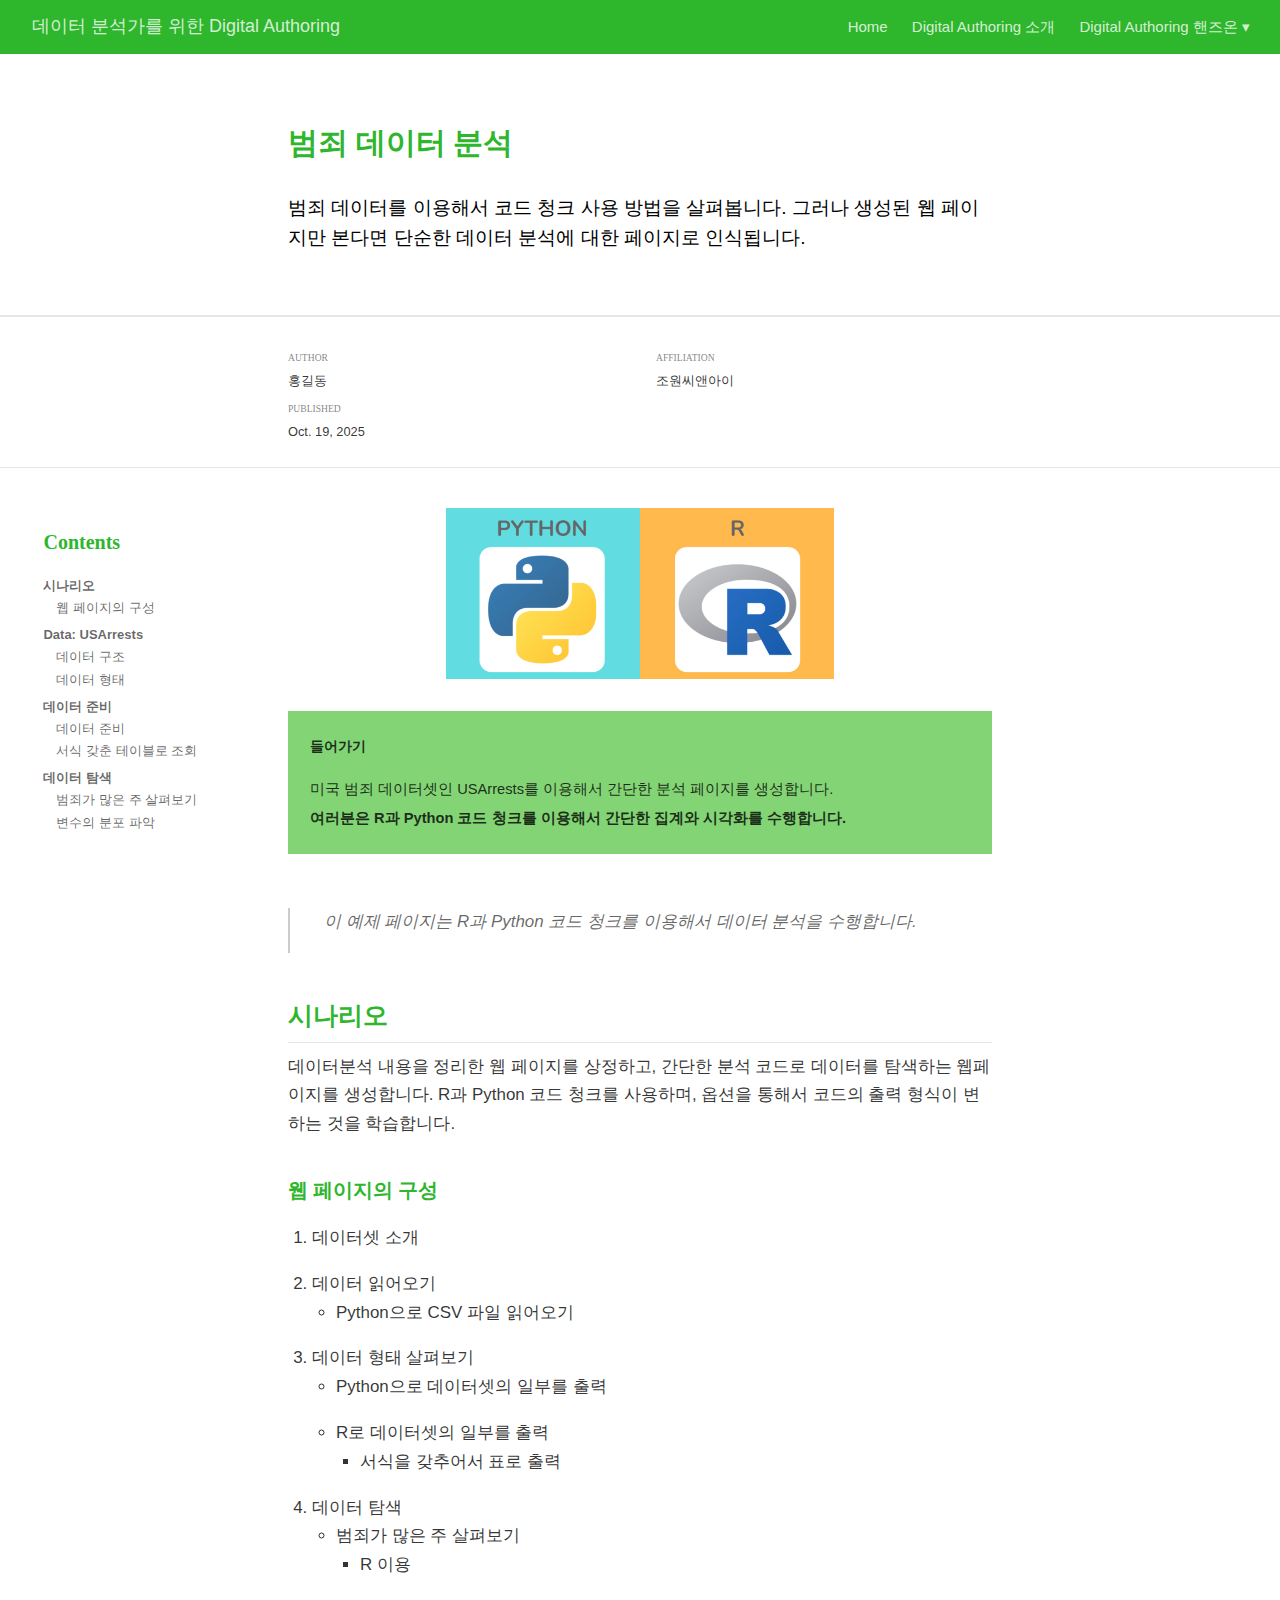
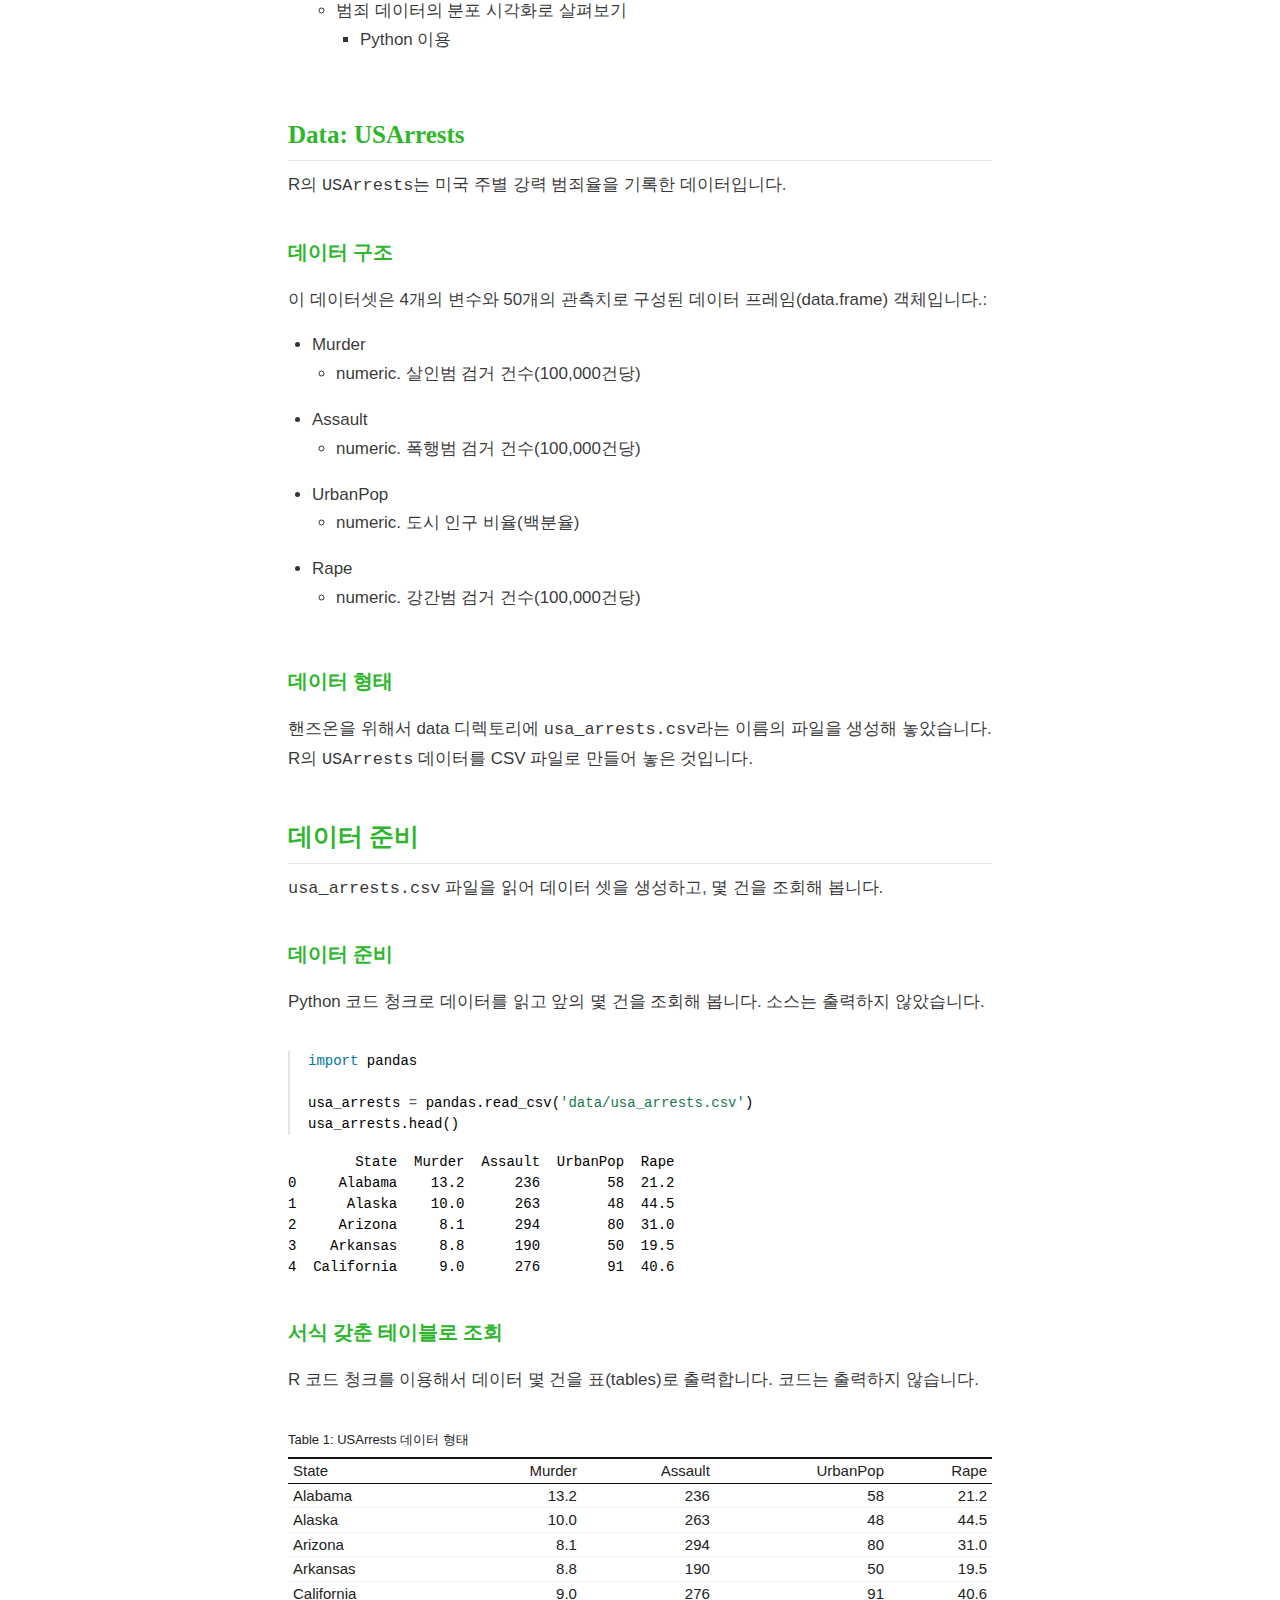
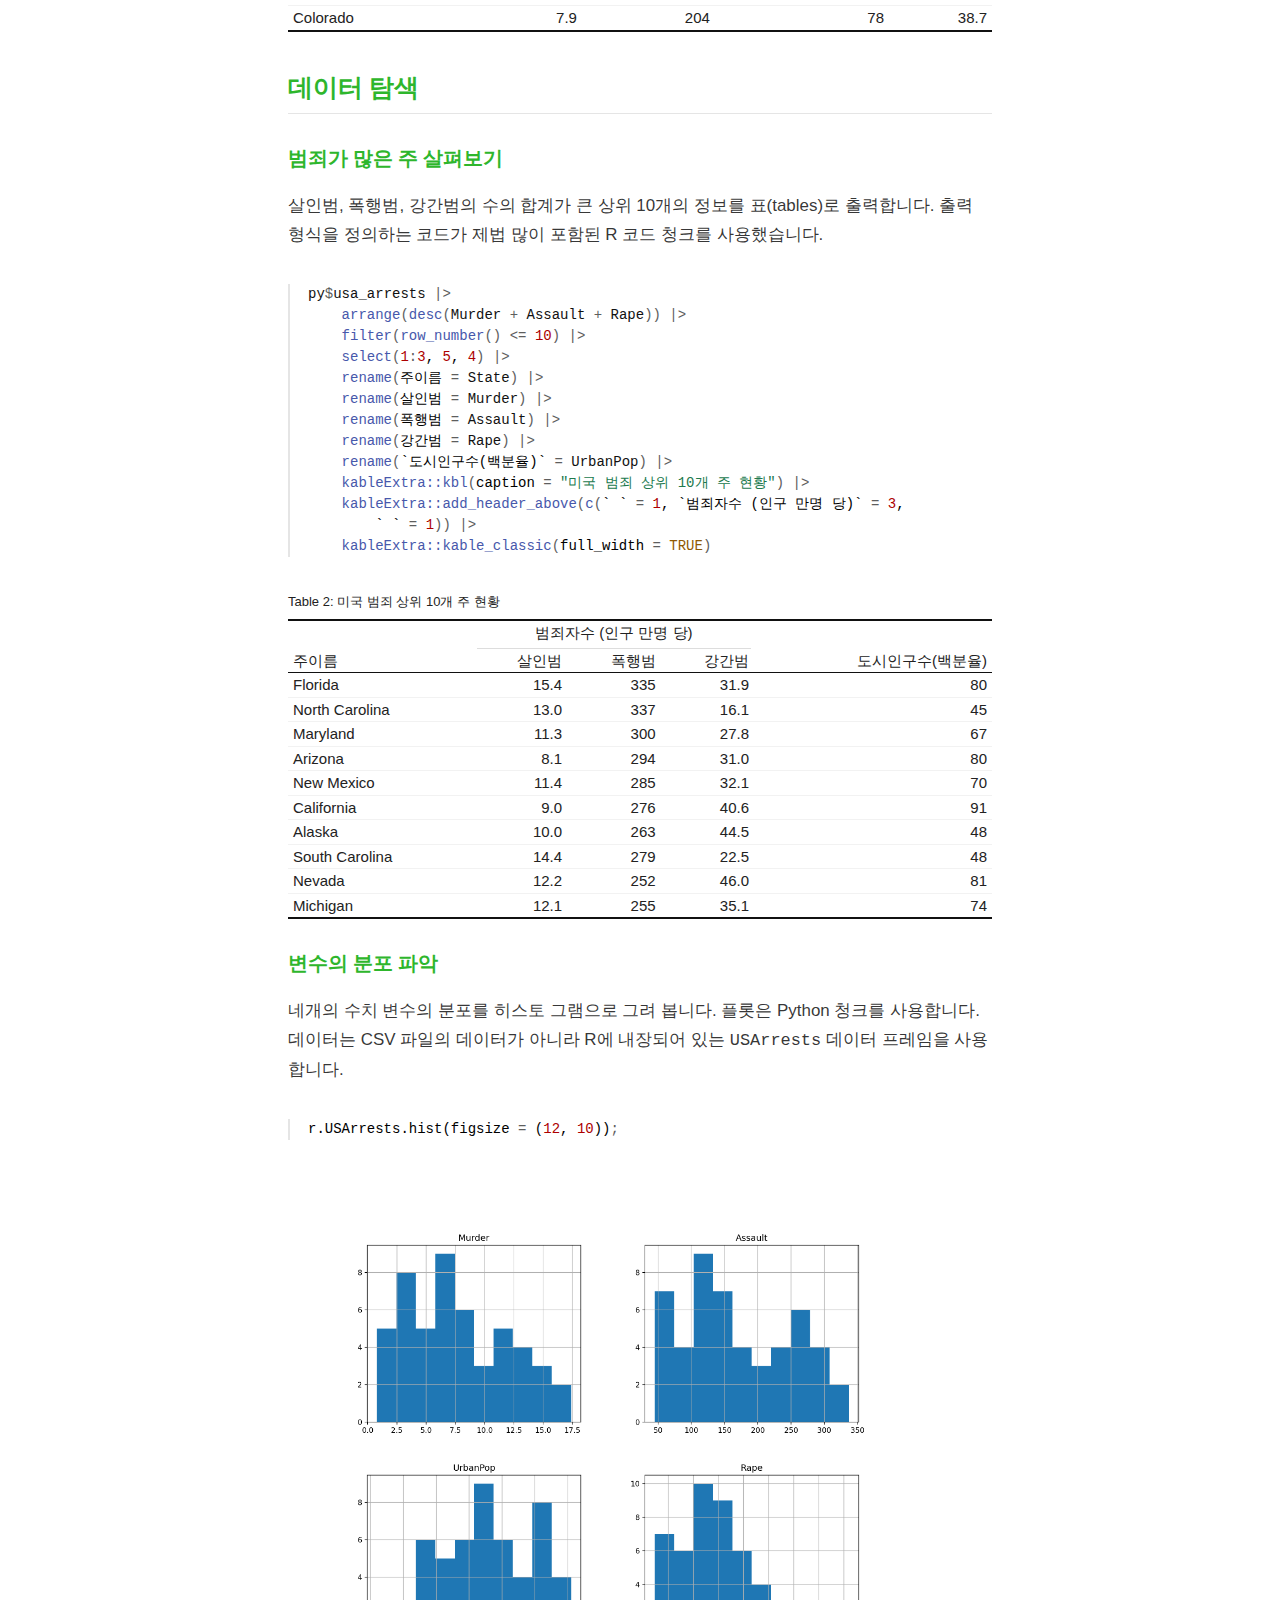
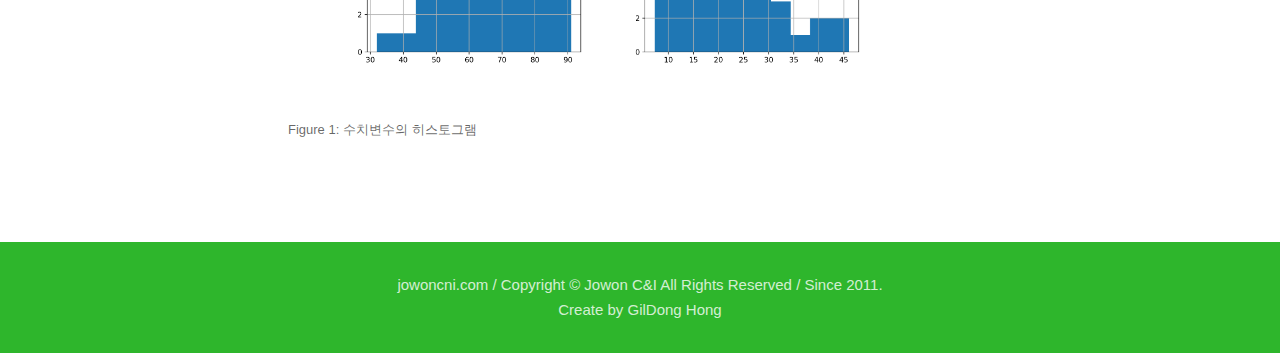
<file: docs/tiny_analytics.html>
<!DOCTYPE html>

<html xmlns="http://www.w3.org/1999/xhtml" lang="" xml:lang="">

<head>
  <meta charset="utf-8"/>
  <meta name="viewport" content="width=device-width, initial-scale=1"/>
  <meta http-equiv="X-UA-Compatible" content="IE=Edge,chrome=1"/>
  <meta name="generator" content="distill" />

  <style type="text/css">
  /* Hide doc at startup (prevent jankiness while JS renders/transforms) */
  body {
    visibility: hidden;
  }
  </style>

 <!--radix_placeholder_import_source-->
 <!--/radix_placeholder_import_source-->

<style type="text/css">code{white-space: pre;}</style>
<style type="text/css" data-origin="pandoc">
pre > code.sourceCode { white-space: pre; position: relative; }
pre > code.sourceCode > span { line-height: 1.25; }
pre > code.sourceCode > span:empty { height: 1.2em; }
.sourceCode { overflow: visible; }
code.sourceCode > span { color: inherit; text-decoration: inherit; }
div.sourceCode { margin: 1em 0; }
pre.sourceCode { margin: 0; }
@media screen {
div.sourceCode { overflow: auto; }
}
@media print {
pre > code.sourceCode { white-space: pre-wrap; }
pre > code.sourceCode > span { text-indent: -5em; padding-left: 5em; }
}
pre.numberSource code
  { counter-reset: source-line 0; }
pre.numberSource code > span
  { position: relative; left: -4em; counter-increment: source-line; }
pre.numberSource code > span > a:first-child::before
  { content: counter(source-line);
    position: relative; left: -1em; text-align: right; vertical-align: baseline;
    border: none; display: inline-block;
    -webkit-touch-callout: none; -webkit-user-select: none;
    -khtml-user-select: none; -moz-user-select: none;
    -ms-user-select: none; user-select: none;
    padding: 0 4px; width: 4em;
    color: #aaaaaa;
  }
pre.numberSource { margin-left: 3em; border-left: 1px solid #aaaaaa;  padding-left: 4px; }
div.sourceCode
  { color: #00769e; background-color: #f1f3f5; }
@media screen {
pre > code.sourceCode > span > a:first-child::before { text-decoration: underline; }
}
code span { color: #00769e; } /* Normal */
code span.al { color: #ad0000; } /* Alert */
code span.an { color: #5e5e5e; } /* Annotation */
code span.at { color: #657422; } /* Attribute */
code span.bn { color: #ad0000; } /* BaseN */
code span.bu { } /* BuiltIn */
code span.cf { color: #00769e; } /* ControlFlow */
code span.ch { color: #20794d; } /* Char */
code span.cn { color: #8f5902; } /* Constant */
code span.co { color: #5e5e5e; } /* Comment */
code span.cv { color: #5e5e5e; font-style: italic; } /* CommentVar */
code span.do { color: #5e5e5e; font-style: italic; } /* Documentation */
code span.dt { color: #ad0000; } /* DataType */
code span.dv { color: #ad0000; } /* DecVal */
code span.er { color: #ad0000; } /* Error */
code span.ex { } /* Extension */
code span.fl { color: #ad0000; } /* Float */
code span.fu { color: #4758ab; } /* Function */
code span.im { } /* Import */
code span.in { color: #5e5e5e; } /* Information */
code span.kw { color: #00769e; } /* Keyword */
code span.op { color: #5e5e5e; } /* Operator */
code span.ot { color: #00769e; } /* Other */
code span.pp { color: #ad0000; } /* Preprocessor */
code span.sc { color: #5e5e5e; } /* SpecialChar */
code span.ss { color: #20794d; } /* SpecialString */
code span.st { color: #20794d; } /* String */
code span.va { color: #111111; } /* Variable */
code span.vs { color: #20794d; } /* VerbatimString */
code span.wa { color: #5e5e5e; font-style: italic; } /* Warning */
</style>


  <!--radix_placeholder_meta_tags-->
  <title>데이터 분석가를 위한 Digital Authoring: 범죄 데이터 분석</title>

  <meta property="description" itemprop="description" content="범죄 데이터를 이용해서 코드 청크 사용 방법을 살펴봅니다. 그러나 생성된 웹 페이지만 본다면 단순한 데이터 분석에 대한 페이지로 인식됩니다."/>


  <!--  https://schema.org/Article -->
  <meta property="article:published" itemprop="datePublished" content="2025-10-19"/>
  <meta property="article:created" itemprop="dateCreated" content="2025-10-19"/>
  <meta name="article:author" content="홍길동"/>

  <!--  https://developers.facebook.com/docs/sharing/webmasters#markup -->
  <meta property="og:title" content="데이터 분석가를 위한 Digital Authoring: 범죄 데이터 분석"/>
  <meta property="og:type" content="article"/>
  <meta property="og:description" content="범죄 데이터를 이용해서 코드 청크 사용 방법을 살펴봅니다. 그러나 생성된 웹 페이지만 본다면 단순한 데이터 분석에 대한 페이지로 인식됩니다."/>
  <meta property="og:locale" content="en_US"/>
  <meta property="og:site_name" content="데이터 분석가를 위한 Digital Authoring"/>

  <!--  https://dev.twitter.com/cards/types/summary -->
  <meta property="twitter:card" content="summary"/>
  <meta property="twitter:title" content="데이터 분석가를 위한 Digital Authoring: 범죄 데이터 분석"/>
  <meta property="twitter:description" content="범죄 데이터를 이용해서 코드 청크 사용 방법을 살펴봅니다. 그러나 생성된 웹 페이지만 본다면 단순한 데이터 분석에 대한 페이지로 인식됩니다."/>

  <!--/radix_placeholder_meta_tags-->
  <!--radix_placeholder_rmarkdown_metadata-->

  <script type="text/json" id="radix-rmarkdown-metadata">
  {"type":"list","attributes":{"names":{"type":"character","attributes":{},"value":["title","description","author","date","output"]}},"value":[{"type":"character","attributes":{},"value":["범죄 데이터 분석"]},{"type":"character","attributes":{},"value":["범죄 데이터를 이용해서 코드 청크 사용 방법을 살펴봅니다. 그러나 생성된 웹 페이지만 본다면 단순한 데이터 분석에 대한 페이지로 인식됩니다.\n"]},{"type":"list","attributes":{},"value":[{"type":"list","attributes":{"names":{"type":"character","attributes":{},"value":["name","url","affiliation","affiliation_url"]}},"value":[{"type":"character","attributes":{},"value":["홍길동"]},{"type":"character","attributes":{},"value":["https://choonghyunryu.github.io/"]},{"type":"character","attributes":{},"value":["조원씨앤아이"]},{"type":"character","attributes":{},"value":["https://jowoncni.com/"]}]}]},{"type":"character","attributes":{},"value":["2025-10-19"]},{"type":"list","attributes":{"names":{"type":"character","attributes":{},"value":["distill::distill_article"]}},"value":[{"type":"list","attributes":{"names":{"type":"character","attributes":{},"value":["toc","toc_depth"]}},"value":[{"type":"logical","attributes":{},"value":[true]},{"type":"integer","attributes":{},"value":[3]}]}]}]}
  </script>
  <!--/radix_placeholder_rmarkdown_metadata-->
  <!--radix_placeholder_navigation_in_header-->
  <meta name="distill:offset" content=""/>

  <script type="application/javascript">

    window.headroom_prevent_pin = false;

    window.document.addEventListener("DOMContentLoaded", function (event) {

      // initialize headroom for banner
      var header = $('header').get(0);
      var headerHeight = header.offsetHeight;
      var headroom = new Headroom(header, {
        tolerance: 5,
        onPin : function() {
          if (window.headroom_prevent_pin) {
            window.headroom_prevent_pin = false;
            headroom.unpin();
          }
        }
      });
      headroom.init();
      if(window.location.hash)
        headroom.unpin();
      $(header).addClass('headroom--transition');

      // offset scroll location for banner on hash change
      // (see: https://github.com/WickyNilliams/headroom.js/issues/38)
      window.addEventListener("hashchange", function(event) {
        window.scrollTo(0, window.pageYOffset - (headerHeight + 25));
      });

      // responsive menu
      $('.distill-site-header').each(function(i, val) {
        var topnav = $(this);
        var toggle = topnav.find('.nav-toggle');
        toggle.on('click', function() {
          topnav.toggleClass('responsive');
        });
      });

      // nav dropdowns
      $('.nav-dropbtn').click(function(e) {
        $(this).next('.nav-dropdown-content').toggleClass('nav-dropdown-active');
        $(this).parent().siblings('.nav-dropdown')
           .children('.nav-dropdown-content').removeClass('nav-dropdown-active');
      });
      $("body").click(function(e){
        $('.nav-dropdown-content').removeClass('nav-dropdown-active');
      });
      $(".nav-dropdown").click(function(e){
        e.stopPropagation();
      });
    });
  </script>

  <style type="text/css">

  /* Theme (user-documented overrideables for nav appearance) */

  .distill-site-nav {
    color: rgba(255, 255, 255, 0.8);
    background-color: #0F2E3D;
    font-size: 15px;
    font-weight: 300;
  }

  .distill-site-nav a {
    color: inherit;
    text-decoration: none;
  }

  .distill-site-nav a:hover {
    color: white;
  }

  @media print {
    .distill-site-nav {
      display: none;
    }
  }

  .distill-site-header {

  }

  .distill-site-footer {

  }


  /* Site Header */

  .distill-site-header {
    width: 100%;
    box-sizing: border-box;
    z-index: 3;
  }

  .distill-site-header .nav-left {
    display: inline-block;
    margin-left: 8px;
  }

  @media screen and (max-width: 768px) {
    .distill-site-header .nav-left {
      margin-left: 0;
    }
  }


  .distill-site-header .nav-right {
    float: right;
    margin-right: 8px;
  }

  .distill-site-header a,
  .distill-site-header .title {
    display: inline-block;
    text-align: center;
    padding: 14px 10px 14px 10px;
  }

  .distill-site-header .title {
    font-size: 18px;
    min-width: 150px;
  }

  .distill-site-header .logo {
    padding: 0;
  }

  .distill-site-header .logo img {
    display: none;
    max-height: 20px;
    width: auto;
    margin-bottom: -4px;
  }

  .distill-site-header .nav-image img {
    max-height: 18px;
    width: auto;
    display: inline-block;
    margin-bottom: -3px;
  }



  @media screen and (min-width: 1000px) {
    .distill-site-header .logo img {
      display: inline-block;
    }
    .distill-site-header .nav-left {
      margin-left: 20px;
    }
    .distill-site-header .nav-right {
      margin-right: 20px;
    }
    .distill-site-header .title {
      padding-left: 12px;
    }
  }


  .distill-site-header .nav-toggle {
    display: none;
  }

  .nav-dropdown {
    display: inline-block;
    position: relative;
  }

  .nav-dropdown .nav-dropbtn {
    border: none;
    outline: none;
    color: rgba(255, 255, 255, 0.8);
    padding: 16px 10px;
    background-color: transparent;
    font-family: inherit;
    font-size: inherit;
    font-weight: inherit;
    margin: 0;
    margin-top: 1px;
    z-index: 2;
  }

  .nav-dropdown-content {
    display: none;
    position: absolute;
    background-color: white;
    min-width: 200px;
    border: 1px solid rgba(0,0,0,0.15);
    border-radius: 4px;
    box-shadow: 0px 8px 16px 0px rgba(0,0,0,0.1);
    z-index: 1;
    margin-top: 2px;
    white-space: nowrap;
    padding-top: 4px;
    padding-bottom: 4px;
  }

  .nav-dropdown-content hr {
    margin-top: 4px;
    margin-bottom: 4px;
    border: none;
    border-bottom: 1px solid rgba(0, 0, 0, 0.1);
  }

  .nav-dropdown-active {
    display: block;
  }

  .nav-dropdown-content a, .nav-dropdown-content .nav-dropdown-header {
    color: black;
    padding: 6px 24px;
    text-decoration: none;
    display: block;
    text-align: left;
  }

  .nav-dropdown-content .nav-dropdown-header {
    display: block;
    padding: 5px 24px;
    padding-bottom: 0;
    text-transform: uppercase;
    font-size: 14px;
    color: #999999;
    white-space: nowrap;
  }

  .nav-dropdown:hover .nav-dropbtn {
    color: white;
  }

  .nav-dropdown-content a:hover {
    background-color: #ddd;
    color: black;
  }

  .nav-right .nav-dropdown-content {
    margin-left: -45%;
    right: 0;
  }

  @media screen and (max-width: 768px) {
    .distill-site-header a, .distill-site-header .nav-dropdown  {display: none;}
    .distill-site-header a.nav-toggle {
      float: right;
      display: block;
    }
    .distill-site-header .title {
      margin-left: 0;
    }
    .distill-site-header .nav-right {
      margin-right: 0;
    }
    .distill-site-header {
      overflow: hidden;
    }
    .nav-right .nav-dropdown-content {
      margin-left: 0;
    }
  }


  @media screen and (max-width: 768px) {
    .distill-site-header.responsive {position: relative; min-height: 500px; }
    .distill-site-header.responsive a.nav-toggle {
      position: absolute;
      right: 0;
      top: 0;
    }
    .distill-site-header.responsive a,
    .distill-site-header.responsive .nav-dropdown {
      display: block;
      text-align: left;
    }
    .distill-site-header.responsive .nav-left,
    .distill-site-header.responsive .nav-right {
      width: 100%;
    }
    .distill-site-header.responsive .nav-dropdown {float: none;}
    .distill-site-header.responsive .nav-dropdown-content {position: relative;}
    .distill-site-header.responsive .nav-dropdown .nav-dropbtn {
      display: block;
      width: 100%;
      text-align: left;
    }
  }

  /* Site Footer */

  .distill-site-footer {
    width: 100%;
    overflow: hidden;
    box-sizing: border-box;
    z-index: 3;
    margin-top: 30px;
    padding-top: 30px;
    padding-bottom: 30px;
    text-align: center;
  }

  /* Headroom */

  d-title {
    padding-top: 6rem;
  }

  @media print {
    d-title {
      padding-top: 4rem;
    }
  }

  .headroom {
    z-index: 1000;
    position: fixed;
    top: 0;
    left: 0;
    right: 0;
  }

  .headroom--transition {
    transition: all .4s ease-in-out;
  }

  .headroom--unpinned {
    top: -100px;
  }

  .headroom--pinned {
    top: 0;
  }

  /* adjust viewport for navbar height */
  /* helps vertically center bootstrap (non-distill) content */
  .min-vh-100 {
    min-height: calc(100vh - 100px) !important;
  }

  </style>

  <script src="site_libs/jquery-3.6.0/jquery-3.6.0.min.js"></script>
  <link href="site_libs/font-awesome-6.5.2/css/all.min.css" rel="stylesheet"/>
  <link href="site_libs/font-awesome-6.5.2/css/v4-shims.min.css" rel="stylesheet"/>
  <script src="site_libs/headroom-0.9.4/headroom.min.js"></script>
  <script src="site_libs/autocomplete-0.37.1/autocomplete.min.js"></script>
  <script src="site_libs/fuse-6.4.1/fuse.min.js"></script>

  <script type="application/javascript">

  function getMeta(metaName) {
    var metas = document.getElementsByTagName('meta');
    for (let i = 0; i < metas.length; i++) {
      if (metas[i].getAttribute('name') === metaName) {
        return metas[i].getAttribute('content');
      }
    }
    return '';
  }

  function offsetURL(url) {
    var offset = getMeta('distill:offset');
    return offset ? offset + '/' + url : url;
  }

  function createFuseIndex() {

    // create fuse index
    var options = {
      keys: [
        { name: 'title', weight: 20 },
        { name: 'categories', weight: 15 },
        { name: 'description', weight: 10 },
        { name: 'contents', weight: 5 },
      ],
      ignoreLocation: true,
      threshold: 0
    };
    var fuse = new window.Fuse([], options);

    // fetch the main search.json
    return fetch(offsetURL('search.json'))
      .then(function(response) {
        if (response.status == 200) {
          return response.json().then(function(json) {
            // index main articles
            json.articles.forEach(function(article) {
              fuse.add(article);
            });
            // download collections and index their articles
            return Promise.all(json.collections.map(function(collection) {
              return fetch(offsetURL(collection)).then(function(response) {
                if (response.status === 200) {
                  return response.json().then(function(articles) {
                    articles.forEach(function(article) {
                      fuse.add(article);
                    });
                  })
                } else {
                  return Promise.reject(
                    new Error('Unexpected status from search index request: ' +
                              response.status)
                  );
                }
              });
            })).then(function() {
              return fuse;
            });
          });

        } else {
          return Promise.reject(
            new Error('Unexpected status from search index request: ' +
                        response.status)
          );
        }
      });
  }

  window.document.addEventListener("DOMContentLoaded", function (event) {

    // get search element (bail if we don't have one)
    var searchEl = window.document.getElementById('distill-search');
    if (!searchEl)
      return;

    createFuseIndex()
      .then(function(fuse) {

        // make search box visible
        searchEl.classList.remove('hidden');

        // initialize autocomplete
        var options = {
          autoselect: true,
          hint: false,
          minLength: 2,
        };
        window.autocomplete(searchEl, options, [{
          source: function(query, callback) {
            const searchOptions = {
              isCaseSensitive: false,
              shouldSort: true,
              minMatchCharLength: 2,
              limit: 10,
            };
            var results = fuse.search(query, searchOptions);
            callback(results
              .map(function(result) { return result.item; })
            );
          },
          templates: {
            suggestion: function(suggestion) {
              var img = suggestion.preview && Object.keys(suggestion.preview).length > 0
                ? `<img src="${offsetURL(suggestion.preview)}"</img>`
                : '';
              var html = `
                <div class="search-item">
                  <h3>${suggestion.title}</h3>
                  <div class="search-item-description">
                    ${suggestion.description || ''}
                  </div>
                  <div class="search-item-preview">
                    ${img}
                  </div>
                </div>
              `;
              return html;
            }
          }
        }]).on('autocomplete:selected', function(event, suggestion) {
          window.location.href = offsetURL(suggestion.path);
        });
        // remove inline display style on autocompleter (we want to
        // manage responsive display via css)
        $('.algolia-autocomplete').css("display", "");
      })
      .catch(function(error) {
        console.log(error);
      });

  });

  </script>

  <style type="text/css">

  .nav-search {
    font-size: x-small;
  }

  /* Algolioa Autocomplete */

  .algolia-autocomplete {
    display: inline-block;
    margin-left: 10px;
    vertical-align: sub;
    background-color: white;
    color: black;
    padding: 6px;
    padding-top: 8px;
    padding-bottom: 0;
    border-radius: 6px;
    border: 1px #0F2E3D solid;
    width: 180px;
  }


  @media screen and (max-width: 768px) {
    .distill-site-nav .algolia-autocomplete {
      display: none;
      visibility: hidden;
    }
    .distill-site-nav.responsive .algolia-autocomplete {
      display: inline-block;
      visibility: visible;
    }
    .distill-site-nav.responsive .algolia-autocomplete .aa-dropdown-menu {
      margin-left: 0;
      width: 400px;
      max-height: 400px;
    }
  }

  .algolia-autocomplete .aa-input, .algolia-autocomplete .aa-hint {
    width: 90%;
    outline: none;
    border: none;
  }

  .algolia-autocomplete .aa-hint {
    color: #999;
  }
  .algolia-autocomplete .aa-dropdown-menu {
    width: 550px;
    max-height: 70vh;
    overflow-x: visible;
    overflow-y: scroll;
    padding: 5px;
    margin-top: 3px;
    margin-left: -150px;
    background-color: #fff;
    border-radius: 5px;
    border: 1px solid #999;
    border-top: none;
  }

  .algolia-autocomplete .aa-dropdown-menu .aa-suggestion {
    cursor: pointer;
    padding: 5px 4px;
    border-bottom: 1px solid #eee;
  }

  .algolia-autocomplete .aa-dropdown-menu .aa-suggestion:last-of-type {
    border-bottom: none;
    margin-bottom: 2px;
  }

  .algolia-autocomplete .aa-dropdown-menu .aa-suggestion .search-item {
    overflow: hidden;
    font-size: 0.8em;
    line-height: 1.4em;
  }

  .algolia-autocomplete .aa-dropdown-menu .aa-suggestion .search-item h3 {
    font-size: 1rem;
    margin-block-start: 0;
    margin-block-end: 5px;
  }

  .algolia-autocomplete .aa-dropdown-menu .aa-suggestion .search-item-description {
    display: inline-block;
    overflow: hidden;
    height: 2.8em;
    width: 80%;
    margin-right: 4%;
  }

  .algolia-autocomplete .aa-dropdown-menu .aa-suggestion .search-item-preview {
    display: inline-block;
    width: 15%;
  }

  .algolia-autocomplete .aa-dropdown-menu .aa-suggestion .search-item-preview img {
    height: 3em;
    width: auto;
    display: none;
  }

  .algolia-autocomplete .aa-dropdown-menu .aa-suggestion .search-item-preview img[src] {
    display: initial;
  }

  .algolia-autocomplete .aa-dropdown-menu .aa-suggestion.aa-cursor {
    background-color: #eee;
  }
  .algolia-autocomplete .aa-dropdown-menu .aa-suggestion em {
    font-weight: bold;
    font-style: normal;
  }

  </style>


  <!--/radix_placeholder_navigation_in_header-->
  <!--radix_placeholder_distill-->

  <style type="text/css">

  body {
    background-color: white;
  }

  .pandoc-table {
    width: 100%;
  }

  .pandoc-table>caption {
    margin-bottom: 10px;
  }

  .pandoc-table th:not([align]) {
    text-align: left;
  }

  .pagedtable-footer {
    font-size: 15px;
  }

  d-byline .byline {
    grid-template-columns: 2fr 2fr;
  }

  d-byline .byline h3 {
    margin-block-start: 1.5em;
  }

  d-byline .byline .authors-affiliations h3 {
    margin-block-start: 0.5em;
  }

  .authors-affiliations .orcid-id {
    width: 16px;
    height:16px;
    margin-left: 4px;
    margin-right: 4px;
    vertical-align: middle;
    padding-bottom: 2px;
  }

  d-title .dt-tags {
    margin-top: 1em;
    grid-column: text;
  }

  .dt-tags .dt-tag {
    text-decoration: none;
    display: inline-block;
    color: rgba(0,0,0,0.6);
    padding: 0em 0.4em;
    margin-right: 0.5em;
    margin-bottom: 0.4em;
    font-size: 70%;
    border: 1px solid rgba(0,0,0,0.2);
    border-radius: 3px;
    text-transform: uppercase;
    font-weight: 500;
  }

  d-article table.gt_table td,
  d-article table.gt_table th {
    border-bottom: none;
    font-size: 100%;
  }

  .html-widget {
    margin-bottom: 2.0em;
  }

  .l-screen-inset {
    padding-right: 16px;
  }

  .l-screen .caption {
    margin-left: 10px;
  }

  .shaded {
    background: rgb(247, 247, 247);
    padding-top: 20px;
    padding-bottom: 20px;
    border-top: 1px solid rgba(0, 0, 0, 0.1);
    border-bottom: 1px solid rgba(0, 0, 0, 0.1);
  }

  .shaded .html-widget {
    margin-bottom: 0;
    border: 1px solid rgba(0, 0, 0, 0.1);
  }

  .shaded .shaded-content {
    background: white;
  }

  .text-output {
    margin-top: 0;
    line-height: 1.5em;
  }

  .hidden {
    display: none !important;
  }

  hr.section-separator {
    border: none;
    border-top: 1px solid rgba(0, 0, 0, 0.1);
    margin: 0px;
  }


  d-byline {
    border-top: none;
  }

  d-article {
    padding-top: 2.5rem;
    padding-bottom: 30px;
    border-top: none;
  }

  d-appendix {
    padding-top: 30px;
  }

  d-article>p>img {
    width: 100%;
  }

  d-article h2 {
    margin: 1rem 0 1.5rem 0;
  }

  d-article h3 {
    margin-top: 1.5rem;
  }

  d-article iframe {
    border: 1px solid rgba(0, 0, 0, 0.1);
    margin-bottom: 2.0em;
    width: 100%;
  }

  /* Tweak code blocks */

  d-article div.sourceCode code,
  d-article pre code {
    font-family: Consolas, Monaco, 'Andale Mono', 'Ubuntu Mono', monospace;
  }

  d-article pre,
  d-article div.sourceCode,
  d-article div.sourceCode pre {
    overflow: auto;
  }

  d-article div.sourceCode {
    background-color: white;
  }

  d-article div.sourceCode pre {
    padding-left: 10px;
    font-size: 12px;
    border-left: 2px solid rgba(0,0,0,0.1);
  }

  d-article pre {
    font-size: 12px;
    color: black;
    background: none;
    margin-top: 0;
    text-align: left;
    white-space: pre;
    word-spacing: normal;
    word-break: normal;
    word-wrap: normal;
    line-height: 1.5;

    -moz-tab-size: 4;
    -o-tab-size: 4;
    tab-size: 4;

    -webkit-hyphens: none;
    -moz-hyphens: none;
    -ms-hyphens: none;
    hyphens: none;
  }

  d-article pre a {
    border-bottom: none;
  }

  d-article pre a:hover {
    border-bottom: none;
    text-decoration: underline;
  }

  d-article details {
    grid-column: text;
    margin-bottom: 0.8em;
  }

  @media(min-width: 768px) {

  d-article pre,
  d-article div.sourceCode,
  d-article div.sourceCode pre {
    overflow: visible !important;
  }

  d-article div.sourceCode pre {
    padding-left: 18px;
    font-size: 14px;
  }

  /* tweak for Pandoc numbered line within distill */
  d-article pre.numberSource code > span {
      left: -2em;
  }

  d-article pre {
    font-size: 14px;
  }

  }

  figure img.external {
    background: white;
    border: 1px solid rgba(0, 0, 0, 0.1);
    box-shadow: 0 1px 8px rgba(0, 0, 0, 0.1);
    padding: 18px;
    box-sizing: border-box;
  }

  /* CSS for d-contents */

  .d-contents {
    grid-column: text;
    color: rgba(0,0,0,0.8);
    font-size: 0.9em;
    padding-bottom: 1em;
    margin-bottom: 1em;
    padding-bottom: 0.5em;
    margin-bottom: 1em;
    padding-left: 0.25em;
    justify-self: start;
  }

  @media(min-width: 1000px) {
    .d-contents.d-contents-float {
      height: 0;
      grid-column-start: 1;
      grid-column-end: 4;
      justify-self: center;
      padding-right: 3em;
      padding-left: 2em;
    }
  }

  .d-contents nav h3 {
    font-size: 18px;
    margin-top: 0;
    margin-bottom: 1em;
  }

  .d-contents li {
    list-style-type: none
  }

  .d-contents nav > ul {
    padding-left: 0;
  }

  .d-contents ul {
    padding-left: 1em
  }

  .d-contents nav ul li {
    margin-top: 0.6em;
    margin-bottom: 0.2em;
  }

  .d-contents nav a {
    font-size: 13px;
    border-bottom: none;
    text-decoration: none
    color: rgba(0, 0, 0, 0.8);
  }

  .d-contents nav a:hover {
    text-decoration: underline solid rgba(0, 0, 0, 0.6)
  }

  .d-contents nav > ul > li > a {
    font-weight: 600;
  }

  .d-contents nav > ul > li > ul {
    font-weight: inherit;
  }

  .d-contents nav > ul > li > ul > li {
    margin-top: 0.2em;
  }


  .d-contents nav ul {
    margin-top: 0;
    margin-bottom: 0.25em;
  }

  .d-article-with-toc h2:nth-child(2) {
    margin-top: 0;
  }


  /* Figure */

  .figure {
    position: relative;
    margin-bottom: 2.5em;
    margin-top: 1.5em;
  }

  .figure .caption {
    color: rgba(0, 0, 0, 0.6);
    font-size: 12px;
    line-height: 1.5em;
  }

  .figure img.external {
    background: white;
    border: 1px solid rgba(0, 0, 0, 0.1);
    box-shadow: 0 1px 8px rgba(0, 0, 0, 0.1);
    padding: 18px;
    box-sizing: border-box;
  }

  .figure .caption a {
    color: rgba(0, 0, 0, 0.6);
  }

  .figure .caption b,
  .figure .caption strong, {
    font-weight: 600;
    color: rgba(0, 0, 0, 1.0);
  }

  /* Citations */

  d-article .citation {
    color: inherit;
    cursor: inherit;
  }

  div.hanging-indent{
    margin-left: 1em; text-indent: -1em;
  }

  /* Citation hover box */

  .tippy-box[data-theme~=light-border] {
    background-color: rgba(250, 250, 250, 0.95);
  }

  .tippy-content > p {
    margin-bottom: 0;
    padding: 2px;
  }


  /* Tweak 1000px media break to show more text */

  @media(min-width: 1000px) {
    .base-grid,
    distill-header,
    d-title,
    d-abstract,
    d-article,
    d-appendix,
    distill-appendix,
    d-byline,
    d-footnote-list,
    d-citation-list,
    distill-footer {
      grid-template-columns: [screen-start] 1fr [page-start kicker-start] 80px [middle-start] 50px [text-start kicker-end] 65px 65px 65px 65px 65px 65px 65px 65px [text-end gutter-start] 65px [middle-end] 65px [page-end gutter-end] 1fr [screen-end];
      grid-column-gap: 16px;
    }

    .grid {
      grid-column-gap: 16px;
    }

    d-article {
      font-size: 1.06rem;
      line-height: 1.7em;
    }
    figure .caption, .figure .caption, figure figcaption {
      font-size: 13px;
    }
  }

  @media(min-width: 1180px) {
    .base-grid,
    distill-header,
    d-title,
    d-abstract,
    d-article,
    d-appendix,
    distill-appendix,
    d-byline,
    d-footnote-list,
    d-citation-list,
    distill-footer {
      grid-template-columns: [screen-start] 1fr [page-start kicker-start] 60px [middle-start] 60px [text-start kicker-end] 60px 60px 60px 60px 60px 60px 60px 60px [text-end gutter-start] 60px [middle-end] 60px [page-end gutter-end] 1fr [screen-end];
      grid-column-gap: 32px;
    }

    .grid {
      grid-column-gap: 32px;
    }
  }


  /* Get the citation styles for the appendix (not auto-injected on render since
     we do our own rendering of the citation appendix) */

  d-appendix .citation-appendix,
  .d-appendix .citation-appendix {
    font-size: 11px;
    line-height: 15px;
    border-left: 1px solid rgba(0, 0, 0, 0.1);
    padding-left: 18px;
    border: 1px solid rgba(0,0,0,0.1);
    background: rgba(0, 0, 0, 0.02);
    padding: 10px 18px;
    border-radius: 3px;
    color: rgba(150, 150, 150, 1);
    overflow: hidden;
    margin-top: -12px;
    white-space: pre-wrap;
    word-wrap: break-word;
  }

  /* Include appendix styles here so they can be overridden */

  d-appendix {
    contain: layout style;
    font-size: 0.8em;
    line-height: 1.7em;
    margin-top: 60px;
    margin-bottom: 0;
    border-top: 1px solid rgba(0, 0, 0, 0.1);
    color: rgba(0,0,0,0.5);
    padding-top: 60px;
    padding-bottom: 48px;
  }

  d-appendix h3 {
    grid-column: page-start / text-start;
    font-size: 15px;
    font-weight: 500;
    margin-top: 1em;
    margin-bottom: 0;
    color: rgba(0,0,0,0.65);
  }

  d-appendix h3 + * {
    margin-top: 1em;
  }

  d-appendix ol {
    padding: 0 0 0 15px;
  }

  @media (min-width: 768px) {
    d-appendix ol {
      padding: 0 0 0 30px;
      margin-left: -30px;
    }
  }

  d-appendix li {
    margin-bottom: 1em;
  }

  d-appendix a {
    color: rgba(0, 0, 0, 0.6);
  }

  d-appendix > * {
    grid-column: text;
  }

  d-appendix > d-footnote-list,
  d-appendix > d-citation-list,
  d-appendix > distill-appendix {
    grid-column: screen;
  }

  /* Include footnote styles here so they can be overridden */

  d-footnote-list {
    contain: layout style;
  }

  d-footnote-list > * {
    grid-column: text;
  }

  d-footnote-list a.footnote-backlink {
    color: rgba(0,0,0,0.3);
    padding-left: 0.5em;
  }



  /* Anchor.js */

  .anchorjs-link {
    /*transition: all .25s linear; */
    text-decoration: none;
    border-bottom: none;
  }
  *:hover > .anchorjs-link {
    margin-left: -1.125em !important;
    text-decoration: none;
    border-bottom: none;
  }

  /* Social footer */

  .social_footer {
    margin-top: 30px;
    margin-bottom: 0;
    color: rgba(0,0,0,0.67);
  }

  .disqus-comments {
    margin-right: 30px;
  }

  .disqus-comment-count {
    border-bottom: 1px solid rgba(0, 0, 0, 0.4);
    cursor: pointer;
  }

  #disqus_thread {
    margin-top: 30px;
  }

  .article-sharing a {
    border-bottom: none;
    margin-right: 8px;
  }

  .article-sharing a:hover {
    border-bottom: none;
  }

  .sidebar-section.subscribe {
    font-size: 12px;
    line-height: 1.6em;
  }

  .subscribe p {
    margin-bottom: 0.5em;
  }


  .article-footer .subscribe {
    font-size: 15px;
    margin-top: 45px;
  }


  .sidebar-section.custom {
    font-size: 12px;
    line-height: 1.6em;
  }

  .custom p {
    margin-bottom: 0.5em;
  }

  /* Styles for listing layout (hide title) */
  .layout-listing d-title, .layout-listing .d-title {
    display: none;
  }

  /* Styles for posts lists (not auto-injected) */


  .posts-with-sidebar {
    padding-left: 45px;
    padding-right: 45px;
  }

  .posts-list .description h2,
  .posts-list .description p {
    font-family: -apple-system, BlinkMacSystemFont, "Segoe UI", Roboto, Oxygen, Ubuntu, Cantarell, "Fira Sans", "Droid Sans", "Helvetica Neue", Arial, sans-serif;
  }

  .posts-list .description h2 {
    font-weight: 700;
    border-bottom: none;
    padding-bottom: 0;
  }

  .posts-list h2.post-tag {
    border-bottom: 1px solid rgba(0, 0, 0, 0.2);
    padding-bottom: 12px;
  }
  .posts-list {
    margin-top: 60px;
    margin-bottom: 24px;
  }

  .posts-list .post-preview {
    text-decoration: none;
    overflow: hidden;
    display: block;
    border-bottom: 1px solid rgba(0, 0, 0, 0.1);
    padding: 24px 0;
  }

  .post-preview-last {
    border-bottom: none !important;
  }

  .posts-list .posts-list-caption {
    grid-column: screen;
    font-weight: 400;
  }

  .posts-list .post-preview h2 {
    margin: 0 0 6px 0;
    line-height: 1.2em;
    font-style: normal;
    font-size: 24px;
  }

  .posts-list .post-preview p {
    margin: 0 0 12px 0;
    line-height: 1.4em;
    font-size: 16px;
  }

  .posts-list .post-preview .thumbnail {
    box-sizing: border-box;
    margin-bottom: 24px;
    position: relative;
    max-width: 500px;
  }
  .posts-list .post-preview img {
    width: 100%;
    display: block;
  }

  .posts-list .metadata {
    font-size: 12px;
    line-height: 1.4em;
    margin-bottom: 18px;
  }

  .posts-list .metadata > * {
    display: inline-block;
  }

  .posts-list .metadata .publishedDate {
    margin-right: 2em;
  }

  .posts-list .metadata .dt-authors {
    display: block;
    margin-top: 0.3em;
    margin-right: 2em;
  }

  .posts-list .dt-tags {
    display: block;
    line-height: 1em;
  }

  .posts-list .dt-tags .dt-tag {
    display: inline-block;
    color: rgba(0,0,0,0.6);
    padding: 0.3em 0.4em;
    margin-right: 0.2em;
    margin-bottom: 0.4em;
    font-size: 60%;
    border: 1px solid rgba(0,0,0,0.2);
    border-radius: 3px;
    text-transform: uppercase;
    font-weight: 500;
  }

  .posts-list img {
    opacity: 1;
  }

  .posts-list img[data-src] {
    opacity: 0;
  }

  .posts-more {
    clear: both;
  }


  .posts-sidebar {
    font-size: 16px;
  }

  .posts-sidebar h3 {
    font-size: 16px;
    margin-top: 0;
    margin-bottom: 0.5em;
    font-weight: 400;
    text-transform: uppercase;
  }

  .sidebar-section {
    margin-bottom: 30px;
  }

  .categories ul {
    list-style-type: none;
    margin: 0;
    padding: 0;
  }

  .categories li {
    color: rgba(0, 0, 0, 0.8);
    margin-bottom: 0;
  }

  .categories li>a {
    border-bottom: none;
  }

  .categories li>a:hover {
    border-bottom: 1px solid rgba(0, 0, 0, 0.4);
  }

  .categories .active {
    font-weight: 600;
  }

  .categories .category-count {
    color: rgba(0, 0, 0, 0.4);
  }


  @media(min-width: 768px) {
    .posts-list .post-preview h2 {
      font-size: 26px;
    }
    .posts-list .post-preview .thumbnail {
      float: right;
      width: 30%;
      margin-bottom: 0;
    }
    .posts-list .post-preview .description {
      float: left;
      width: 45%;
    }
    .posts-list .post-preview .metadata {
      float: left;
      width: 20%;
      margin-top: 8px;
    }
    .posts-list .post-preview p {
      margin: 0 0 12px 0;
      line-height: 1.5em;
      font-size: 16px;
    }
    .posts-with-sidebar .posts-list {
      float: left;
      width: 75%;
    }
    .posts-with-sidebar .posts-sidebar {
      float: right;
      width: 20%;
      margin-top: 60px;
      padding-top: 24px;
      padding-bottom: 24px;
    }
  }


  /* Improve display for browsers without grid (IE/Edge <= 15) */

  .downlevel {
    line-height: 1.6em;
    font-family: -apple-system, BlinkMacSystemFont, "Segoe UI", Roboto, Oxygen, Ubuntu, Cantarell, "Fira Sans", "Droid Sans", "Helvetica Neue", Arial, sans-serif;
    margin: 0;
  }

  .downlevel .d-title {
    padding-top: 6rem;
    padding-bottom: 1.5rem;
  }

  .downlevel .d-title h1 {
    font-size: 50px;
    font-weight: 700;
    line-height: 1.1em;
    margin: 0 0 0.5rem;
  }

  .downlevel .d-title p {
    font-weight: 300;
    font-size: 1.2rem;
    line-height: 1.55em;
    margin-top: 0;
  }

  .downlevel .d-byline {
    padding-top: 0.8em;
    padding-bottom: 0.8em;
    font-size: 0.8rem;
    line-height: 1.8em;
  }

  .downlevel .section-separator {
    border: none;
    border-top: 1px solid rgba(0, 0, 0, 0.1);
  }

  .downlevel .d-article {
    font-size: 1.06rem;
    line-height: 1.7em;
    padding-top: 1rem;
    padding-bottom: 2rem;
  }


  .downlevel .d-appendix {
    padding-left: 0;
    padding-right: 0;
    max-width: none;
    font-size: 0.8em;
    line-height: 1.7em;
    margin-bottom: 0;
    color: rgba(0,0,0,0.5);
    padding-top: 40px;
    padding-bottom: 48px;
  }

  .downlevel .footnotes ol {
    padding-left: 13px;
  }

  .downlevel .base-grid,
  .downlevel .distill-header,
  .downlevel .d-title,
  .downlevel .d-abstract,
  .downlevel .d-article,
  .downlevel .d-appendix,
  .downlevel .distill-appendix,
  .downlevel .d-byline,
  .downlevel .d-footnote-list,
  .downlevel .d-citation-list,
  .downlevel .distill-footer,
  .downlevel .appendix-bottom,
  .downlevel .posts-container {
    padding-left: 40px;
    padding-right: 40px;
  }

  @media(min-width: 768px) {
    .downlevel .base-grid,
    .downlevel .distill-header,
    .downlevel .d-title,
    .downlevel .d-abstract,
    .downlevel .d-article,
    .downlevel .d-appendix,
    .downlevel .distill-appendix,
    .downlevel .d-byline,
    .downlevel .d-footnote-list,
    .downlevel .d-citation-list,
    .downlevel .distill-footer,
    .downlevel .appendix-bottom,
    .downlevel .posts-container {
    padding-left: 150px;
    padding-right: 150px;
    max-width: 900px;
  }
  }

  .downlevel pre code {
    display: block;
    border-left: 2px solid rgba(0, 0, 0, .1);
    padding: 0 0 0 20px;
    font-size: 14px;
  }

  .downlevel code, .downlevel pre {
    color: black;
    background: none;
    font-family: Consolas, Monaco, 'Andale Mono', 'Ubuntu Mono', monospace;
    text-align: left;
    white-space: pre;
    word-spacing: normal;
    word-break: normal;
    word-wrap: normal;
    line-height: 1.5;

    -moz-tab-size: 4;
    -o-tab-size: 4;
    tab-size: 4;

    -webkit-hyphens: none;
    -moz-hyphens: none;
    -ms-hyphens: none;
    hyphens: none;
  }

  .downlevel .posts-list .post-preview {
    color: inherit;
  }



  </style>

  <script type="application/javascript">

  function is_downlevel_browser() {
    if (bowser.isUnsupportedBrowser({ msie: "12", msedge: "16"},
                                   window.navigator.userAgent)) {
      return true;
    } else {
      return window.load_distill_framework === undefined;
    }
  }

  // show body when load is complete
  function on_load_complete() {

    // add anchors
    if (window.anchors) {
      window.anchors.options.placement = 'left';
      window.anchors.add('d-article > h2, d-article > h3, d-article > h4, d-article > h5');
    }


    // set body to visible
    document.body.style.visibility = 'visible';

    // force redraw for leaflet widgets
    if (window.HTMLWidgets) {
      var maps = window.HTMLWidgets.findAll(".leaflet");
      $.each(maps, function(i, el) {
        var map = this.getMap();
        map.invalidateSize();
        map.eachLayer(function(layer) {
          if (layer instanceof L.TileLayer)
            layer.redraw();
        });
      });
    }

    // trigger 'shown' so htmlwidgets resize
    $('d-article').trigger('shown');
  }

  function init_distill() {

    init_common();

    // create front matter
    var front_matter = $('<d-front-matter></d-front-matter>');
    $('#distill-front-matter').wrap(front_matter);

    // create d-title
    $('.d-title').changeElementType('d-title');

    // separator
    var separator = '<hr class="section-separator" style="clear: both"/>';
    // prepend separator above appendix
    $('.d-byline').before(separator);
    $('.d-article').before(separator);

    // create d-byline
    var byline = $('<d-byline></d-byline>');
    $('.d-byline').replaceWith(byline);

    // create d-article
    var article = $('<d-article></d-article>');
    $('.d-article').wrap(article).children().unwrap();

    // move posts container into article
    $('.posts-container').appendTo($('d-article'));

    // create d-appendix
    $('.d-appendix').changeElementType('d-appendix');

    // flag indicating that we have appendix items
    var appendix = $('.appendix-bottom').children('h3').length > 0;

    // replace footnotes with <d-footnote>
    $('.footnote-ref').each(function(i, val) {
      appendix = true;
      var href = $(this).attr('href');
      var id = href.replace('#', '');
      var fn = $('#' + id);
      var fn_p = $('#' + id + '>p');
      fn_p.find('.footnote-back').remove();
      var text = fn_p.html();
      var dtfn = $('<d-footnote></d-footnote>');
      dtfn.html(text);
      $(this).replaceWith(dtfn);
    });
    // remove footnotes
    $('.footnotes').remove();

    // move refs into #references-listing
    $('#references-listing').replaceWith($('#refs'));

    $('h1.appendix, h2.appendix').each(function(i, val) {
      $(this).changeElementType('h3');
    });
    $('h3.appendix').each(function(i, val) {
      var id = $(this).attr('id');
      $('.d-contents a[href="#' + id + '"]').parent().remove();
      appendix = true;
      $(this).nextUntil($('h1, h2, h3')).addBack().appendTo($('d-appendix'));
    });

    // show d-appendix if we have appendix content
    $("d-appendix").css('display', appendix ? 'grid' : 'none');

    // localize layout chunks to just output
    $('.layout-chunk').each(function(i, val) {

      // capture layout
      var layout = $(this).attr('data-layout');

      // apply layout to markdown level block elements
      var elements = $(this).children().not('details, div.sourceCode, pre, script');
      elements.each(function(i, el) {
        var layout_div = $('<div class="' + layout + '"></div>');
        if (layout_div.hasClass('shaded')) {
          var shaded_content = $('<div class="shaded-content"></div>');
          $(this).wrap(shaded_content);
          $(this).parent().wrap(layout_div);
        } else {
          $(this).wrap(layout_div);
        }
      });


      // unwrap the layout-chunk div
      $(this).children().unwrap();
    });

    // remove code block used to force  highlighting css
    $('.distill-force-highlighting-css').parent().remove();

    // remove empty line numbers inserted by pandoc when using a
    // custom syntax highlighting theme, except when numbering line
    // in code chunk
    $('pre:not(.numberLines) code.sourceCode a:empty').remove();

    // load distill framework
    load_distill_framework();

    // wait for window.distillRunlevel == 4 to do post processing
    function distill_post_process() {

      if (!window.distillRunlevel || window.distillRunlevel < 4)
        return;

      // hide author/affiliations entirely if we have no authors
      var front_matter = JSON.parse($("#distill-front-matter").html());
      var have_authors = front_matter.authors && front_matter.authors.length > 0;
      if (!have_authors)
        $('d-byline').addClass('hidden');

      // article with toc class
      $('.d-contents').parent().addClass('d-article-with-toc');

      // strip links that point to #
      $('.authors-affiliations').find('a[href="#"]').removeAttr('href');

      // add orcid ids
      $('.authors-affiliations').find('.author').each(function(i, el) {
        var orcid_id = front_matter.authors[i].orcidID;
        var author_name = front_matter.authors[i].author
        if (orcid_id) {
          var a = $('<a></a>');
          a.attr('href', 'https://orcid.org/' + orcid_id);
          var img = $('<img></img>');
          img.addClass('orcid-id');
          img.attr('alt', author_name ? 'ORCID ID for ' + author_name : 'ORCID ID');
          img.attr('src','[data-uri]');
          a.append(img);
          $(this).append(a);
        }
      });

      // hide elements of author/affiliations grid that have no value
      function hide_byline_column(caption) {
        $('d-byline').find('h3:contains("' + caption + '")').parent().css('visibility', 'hidden');
      }

      // affiliations
      var have_affiliations = false;
      for (var i = 0; i<front_matter.authors.length; ++i) {
        var author = front_matter.authors[i];
        if (author.affiliation !== "&nbsp;") {
          have_affiliations = true;
          break;
        }
      }
      if (!have_affiliations)
        $('d-byline').find('h3:contains("Affiliations")').css('visibility', 'hidden');

      // published date
      if (!front_matter.publishedDate)
        hide_byline_column("Published");

      // document object identifier
      var doi = $('d-byline').find('h3:contains("DOI")');
      var doi_p = doi.next().empty();
      if (!front_matter.doi) {
        // if we have a citation and valid citationText then link to that
        if ($('#citation').length > 0 && front_matter.citationText) {
          doi.html('Citation');
          $('<a href="#citation"></a>')
            .text(front_matter.citationText)
            .appendTo(doi_p);
        } else {
          hide_byline_column("DOI");
        }
      } else {
        $('<a></a>')
           .attr('href', "https://doi.org/" + front_matter.doi)
           .html(front_matter.doi)
           .appendTo(doi_p);
      }

       // change plural form of authors/affiliations
      if (front_matter.authors.length === 1) {
        var grid = $('.authors-affiliations');
        grid.children('h3:contains("Authors")').text('Author');
        grid.children('h3:contains("Affiliations")').text('Affiliation');
      }

      // remove d-appendix and d-footnote-list local styles
      $('d-appendix > style:first-child').remove();
      $('d-footnote-list > style:first-child').remove();

      // move appendix-bottom entries to the bottom
      $('.appendix-bottom').appendTo('d-appendix').children().unwrap();
      $('.appendix-bottom').remove();

      // hoverable references
      $('span.citation[data-cites]').each(function() {
        const citeChild = $(this).children()[0]
        // Do not process if @xyz has been used without escaping and without bibliography activated
        // https://github.com/rstudio/distill/issues/466
        if (citeChild === undefined) return true

        if (citeChild.nodeName == "D-FOOTNOTE") {
          var fn = citeChild
          $(this).html(fn.shadowRoot.querySelector("sup"))
          $(this).id = fn.id
          fn.remove()
        }
        var refs = $(this).attr('data-cites').split(" ");
        var refHtml = refs.map(function(ref) {
          // Could use CSS.escape too here, we insure backward compatibility in navigator
          return "<p>" + $('div[id="ref-' + ref + '"]').html() + "</p>";
        }).join("\n");
        window.tippy(this, {
          allowHTML: true,
          content: refHtml,
          maxWidth: 500,
          interactive: true,
          interactiveBorder: 10,
          theme: 'light-border',
          placement: 'bottom-start'
        });
      });

      // fix footnotes in tables (#411)
      // replacing broken distill.pub feature
      $('table d-footnote').each(function() {
        // we replace internal showAtNode methode which is triggered when hovering a footnote
        this.hoverBox.showAtNode = function(node) {
          // ported from https://github.com/distillpub/template/pull/105/files
          calcOffset = function(elem) {
              let x = elem.offsetLeft;
              let y = elem.offsetTop;
              // Traverse upwards until an `absolute` element is found or `elem`
              // becomes null.
              while (elem = elem.offsetParent && elem.style.position != 'absolute') {
                  x += elem.offsetLeft;
                  y += elem.offsetTop;
              }

              return { left: x, top: y };
          }
          // https://developer.mozilla.org/en-US/docs/Web/API/HTMLElement/offsetTop
          const bbox = node.getBoundingClientRect();
          const offset = calcOffset(node);
          this.show([offset.left + bbox.width, offset.top + bbox.height]);
        }
      })

      // clear polling timer
      clearInterval(tid);

      // show body now that everything is ready
      on_load_complete();
    }

    var tid = setInterval(distill_post_process, 50);
    distill_post_process();

  }

  function init_downlevel() {

    init_common();

     // insert hr after d-title
    $('.d-title').after($('<hr class="section-separator"/>'));

    // check if we have authors
    var front_matter = JSON.parse($("#distill-front-matter").html());
    var have_authors = front_matter.authors && front_matter.authors.length > 0;

    // manage byline/border
    if (!have_authors)
      $('.d-byline').remove();
    $('.d-byline').after($('<hr class="section-separator"/>'));
    $('.d-byline a').remove();

    // remove toc
    $('.d-contents').remove();

    // move appendix elements
    $('h1.appendix, h2.appendix').each(function(i, val) {
      $(this).changeElementType('h3');
    });
    $('h3.appendix').each(function(i, val) {
      $(this).nextUntil($('h1, h2, h3')).addBack().appendTo($('.d-appendix'));
    });


    // inject headers into references and footnotes
    var refs_header = $('<h3></h3>');
    refs_header.text('References');
    $('#refs').prepend(refs_header);

    var footnotes_header = $('<h3></h3');
    footnotes_header.text('Footnotes');
    $('.footnotes').children('hr').first().replaceWith(footnotes_header);

    // move appendix-bottom entries to the bottom
    $('.appendix-bottom').appendTo('.d-appendix').children().unwrap();
    $('.appendix-bottom').remove();

    // remove appendix if it's empty
    if ($('.d-appendix').children().length === 0)
      $('.d-appendix').remove();

    // prepend separator above appendix
    $('.d-appendix').before($('<hr class="section-separator" style="clear: both"/>'));

    // trim code
    $('pre>code').each(function(i, val) {
      $(this).html($.trim($(this).html()));
    });

    // move posts-container right before article
    $('.posts-container').insertBefore($('.d-article'));

    $('body').addClass('downlevel');

    on_load_complete();
  }


  function init_common() {

    // jquery plugin to change element types
    (function($) {
      $.fn.changeElementType = function(newType) {
        var attrs = {};

        $.each(this[0].attributes, function(idx, attr) {
          attrs[attr.nodeName] = attr.nodeValue;
        });

        this.replaceWith(function() {
          return $("<" + newType + "/>", attrs).append($(this).contents());
        });
      };
    })(jQuery);

    // prevent underline for linked images
    $('a > img').parent().css({'border-bottom' : 'none'});

    // mark non-body figures created by knitr chunks as 100% width
    $('.layout-chunk').each(function(i, val) {
      var figures = $(this).find('img, .html-widget');
      // ignore leaflet img layers (#106)
      figures = figures.filter(':not(img[class*="leaflet"])')
      if ($(this).attr('data-layout') !== "l-body") {
        figures.css('width', '100%');
      } else {
        figures.css('max-width', '100%');
        figures.filter("[width]").each(function(i, val) {
          var fig = $(this);
          fig.css('width', fig.attr('width') + 'px');
        });

      }
    });

    // auto-append index.html to post-preview links in file: protocol
    // and in rstudio ide preview
    $('.post-preview').each(function(i, val) {
      if (window.location.protocol === "file:")
        $(this).attr('href', $(this).attr('href') + "index.html");
    });

    // get rid of index.html references in header
    if (window.location.protocol !== "file:") {
      $('.distill-site-header a[href]').each(function(i,val) {
        $(this).attr('href', $(this).attr('href').replace(/^index[.]html/, "./"));
      });
    }

    // add class to pandoc style tables
    $('tr.header').parent('thead').parent('table').addClass('pandoc-table');
    $('.kable-table').children('table').addClass('pandoc-table');

    // add figcaption style to table captions
    $('caption').parent('table').addClass("figcaption");

    // initialize posts list
    if (window.init_posts_list)
      window.init_posts_list();

    // implmement disqus comment link
    $('.disqus-comment-count').click(function() {
      window.headroom_prevent_pin = true;
      $('#disqus_thread').toggleClass('hidden');
      if (!$('#disqus_thread').hasClass('hidden')) {
        var offset = $(this).offset();
        $(window).resize();
        $('html, body').animate({
          scrollTop: offset.top - 35
        });
      }
    });
  }

  document.addEventListener('DOMContentLoaded', function() {
    if (is_downlevel_browser())
      init_downlevel();
    else
      window.addEventListener('WebComponentsReady', init_distill);
  });

  </script>

  <style type="text/css">
  /* base variables */

  /* Edit the CSS properties in this file to create a custom
     Distill theme. Only edit values in the right column
     for each row; values shown are the CSS defaults.
     To return any property to the default,
     you may set its value to: unset
     All rows must end with a semi-colon.                      */

  /* Optional: embed custom fonts here with `@import`          */
  /* This must remain at the top of this file.                 */



  html {
    /*-- Main font sizes --*/
    --title-size:      50px;
    --body-size:       1.06rem;
    --code-size:       14px;
    --aside-size:      12px;
    --fig-cap-size:    13px;
    /*-- Main font colors --*/
    --title-color:     #000000;
    --header-color:    rgba(0, 0, 0, 0.8);
    --body-color:      rgba(0, 0, 0, 0.8);
    --aside-color:     rgba(0, 0, 0, 0.6);
    --fig-cap-color:   rgba(0, 0, 0, 0.6);
    /*-- Specify custom fonts ~~~ must be imported above   --*/
    --heading-font:    sans-serif;
    --mono-font:       monospace;
    --body-font:       sans-serif;
    --navbar-font:     sans-serif;  /* websites + blogs only */
  }

  /*-- ARTICLE METADATA --*/
  d-byline {
    --heading-size:    0.6rem;
    --heading-color:   rgba(0, 0, 0, 0.5);
    --body-size:       0.8rem;
    --body-color:      rgba(0, 0, 0, 0.8);
  }

  /*-- ARTICLE TABLE OF CONTENTS --*/
  .d-contents {
    --heading-size:    18px;
    --contents-size:   13px;
  }

  /*-- ARTICLE APPENDIX --*/
  d-appendix {
    --heading-size:    15px;
    --heading-color:   rgba(0, 0, 0, 0.65);
    --text-size:       0.8em;
    --text-color:      rgba(0, 0, 0, 0.5);
  }

  /*-- WEBSITE HEADER + FOOTER --*/
  /* These properties only apply to Distill sites and blogs  */

  .distill-site-header {
    --title-size:       18px;
    --text-color:       rgba(255, 255, 255, 0.8);
    --text-size:        15px;
    --hover-color:      white;
    --bkgd-color:       #0F2E3D;
  }

  .distill-site-footer {
    --text-color:       rgba(255, 255, 255, 0.8);
    --text-size:        15px;
    --hover-color:      white;
    --bkgd-color:       #0F2E3D;
  }

  /*-- Additional custom styles --*/
  /* Add any additional CSS rules below                      */
  </style>
  <style type="text/css">
  /* base variables */

  /* Edit the CSS properties in this file to create a custom
     Distill theme. Only edit values in the right column
     for each row; values shown are the CSS defaults.
     To return any property to the default,
     you may set its value to: unset
     All rows must end with a semi-colon.                      */

  /* Optional: embed custom fonts here with `@import`          */
  /* This must remain at the top of this file.                 */

  :root {
    --custom-grey60: rgb(102, 102, 102);
    --custom-grey20: rgb(204, 204, 204);
    --custom-grey10: rgb(230, 230, 230);
    --custom-blue: rgb(0, 114, 188);
    --custom-lightblue: rgb(204, 227, 242);
    --custom-orange: rgb(255, 127, 42); 
    --custom-lightorange: rgb(255, 204, 170); 
    --custom-violet: rgb(115,  50, 167); 
    --custom-lightviolet: rgb(172, 126, 209);   
    --custom-green: rgb(46, 182, 44);
    --custom-lightgreen: rgb(131, 212, 117);    
  }

  html {
    /*-- Main font sizes --*/
    --title-size:      50px;
    --body-size:       1.06rem;
    --code-size:       14px;
    --aside-size:      12px;
    --fig-cap-size:    13px;
    /*-- Main font colors --*/
    --title-color:     #000000;
    --header-color:    rgba(0, 0, 0, 0.8);
    --body-color:      rgba(0, 0, 0, 0.8);
    --aside-color:     rgba(0, 0, 0, 0.6);
    --fig-cap-color:   rgba(0, 0, 0, 0.6);
    /*-- Specify custom fonts ~~~ must be imported above   --*/
    --heading-font:    sans-serif;
    --mono-font:       monospace;
    --body-font:       sans-serif;
    --navbar-font:     sans-serif;  /* websites + blogs only */
  }

  /*-- ARTICLE METADATA --*/
  d-byline {
    --heading-size:    0.6rem;
    --heading-color:   rgba(0, 0, 0, 0.5);
    --body-size:       0.8rem;
    --body-color:      rgba(0, 0, 0, 0.8);
  }

  /*-- ARTICLE TABLE OF CONTENTS --*/
  .d-contents {
    --heading-size:    18px;
    --contents-size:   13px;
  }

  /*-- ARTICLE APPENDIX --*/
  d-appendix {
    --heading-size:    15px;
    --heading-color:   rgba(0, 0, 0, 0.65);
    --text-size:       0.8em;
    --text-color:      rgba(0, 0, 0, 0.5);
  }

  /*-- WEBSITE HEADER + FOOTER --*/
  /* These properties only apply to Distill sites and blogs  */

  .distill-site-header {
    --title-size:       18px;
    --text-color:       rgba(255, 255, 255, 0.8);
    --text-size:        15px;
    --hover-color:      white;
    --bkgd-color:       var(--custom-green);
  }

  .distill-site-footer {
    --text-color:       rgba(255, 255, 255, 0.8);
    --text-size:        15px;
    --hover-color:      white;
    --bkgd-color:       var(--custom-green);
  }

  /*-- Additional custom styles --*/
  /* Add any additional CSS rules below                      */

  .preface {
    font-size: 11pt;
    background-color: var(--custom-lightgreen);
    margin-top: 1em;
    margin-bottom: 0.5em;  
    padding: 1.5em;
    padding-top: 0.5em;
    border-color: DodgerBlue;
  }

  h1 {
    font-size: 30px !important;  
    color: var(--custom-green) !important;
    font-family: NanumSquare !important;
    margin-top: 15px !important;
    padding-top: 15px !important;  
    margin-bottom: 15px !important;
    font-weight: bold;
  }

  h2 {
    font-size: 25px !important;  
    color: var(--custom-green) !important;  
    font-family: NanumSquare !important;  
    padding-top: 15px !important;  
    margin-top: 15px !important;
    padding-bottom: 10px !important;  
    margin-bottom: 10px !important;    
    font-weight: bold;
  }

  h3 {
    font-size: 20px !important;  
    color: var(--custom-green) !important;  
    font-family: NanumSquare !important;  
    margin-top: 10px !important;
    margin-bottom: 10px !important; 
    padding-top: 10px !important;
    padding-bottom: 10px !important;   
    font-weight: bold;
  }

  .tab-content {
     top: 25px;
     padding: 20px;
  }

  .bg-blue,
  .bg-orange,
  .bg-violet,
  .bg-grey {
    padding: 1.6em;
    margin-top: 1.0em;
    margin-bottom: 1.0em;
  }
  .bg-blue {
    background-color: var(--custom-lightblue);
  }
  .bg-orange {
    background-color: var(--custom-lightorange);
  }
  .bg-violet {
    background-color: var(--custom-lightviolet);
  }
  .bg-green {
    background-color: var(--custom-lightgreen);
  }
  .bg-grey {
    background-color: var(--custom-grey20);
  }
  .bg-blue > *:last-child,
  .bg-orange > *:last-child,
  .bg-violet > *:last-child,
  .bg-green > *:last-child,
  .bg-grey > *:last-child {
    margin-bottom: 0;
    padding-bottom: 0;
  }

  .panelset {
    --panel-tab-foreground: currentColor !important;
    --panel-tab-active-foreground: var(--custom-green) !important;
    --panel-tab-active-background: var(--custom-lightgreen) !important;  
    --panel-tab-hover-foreground: var(--custom-green) !important;
    --panel-tabs-border-bottom: #ddd !important;
    --panel-tab-inactive-opacity: 0.5 !important;
  }

  d-byline {
      contain: content;
      overflow: hidden;
      border-top: 1px solid rgba(0, 0, 0, 0.1);
      font-size: 0.8rem;
      line-height: 1.8em;
      padding: 1.5rem 0;
      min-height: 1.8em;
  }

  d-byline h3 {
      font-size: 0.6rem !important;  
      font-weight: 400;
      color: rgba(0, 0, 0, 0.5) !important;  
      margin: 4.8px 0px 0px 0px !important; 
      padding: 0px 0px 0px 0px !important;  
      text-transform: uppercase;
  }

  /*##############################################################################
  ## defind infobox 
  ##############################################################################*/
  .infobox {
    padding: 1em 1em 0em 4.5em;
    margin-bottom: 5px;
    border-radius: 10px;  
    background: transparent 10px center/3em no-repeat;
  }

  .information {
    border: 4px solid #0091EA;    
    background-image: url("images/circle-info-solid.svg");
  }


  .caution {
    border: 4px solid #F9A825;  
    background-image: url("images/triangle-exclamation-solid.svg");
  }


  .warning {
    border: 4px solid #D32F2F;    
    background-image: url("images/bomb-solid.svg");
  }


  .tip {
    border: 4px solid #4CAF50;    
    background-image: url("images/lightbulb-regular.svg");
  }



  /*##############################################################################
  ## defind blockquote 
  ##############################################################################*/
  /* https://codepen.io/jimmycow/pen/LmjVaz */
  .blockquote {
      padding: 60px 80px 40px;
      position: relative;
  }
  .blockquote p {
  /*    font-family: "Utopia-italic"; */
      font-size: 35px;
      font-weight: 700px;
      text-align: center;
  }


  .blockquote:before {
    position: absolute;
    font-family: 'FontAwesome';
    top: 0;
    
    content:"\f10d";
    font-size: 200px;
    color: rgba(0,0,0,0.1);
     
  }

  .blockquote::after {
      content: "";
      top: 20px;
      left: 50%;
      margin-left: -100px;
      position: absolute;
      height: 3px;
      width: 200px;
  }

  @import url(https://fonts.googleapis.com/css?family=Noto+Sans+KR:400italic);
  .otro-blockquote{
    font-size: 1.1em;
    width:100%;
    margin:50px auto;
    font-family:Noto Sans KR;
    font-style:italic;
    color: #555555;
    padding:1.2em 30px 1.2em 75px;
    border-left:8px solid #78C0A8 ;
    line-height:1.6;
    position: relative;
    background:#EDEDED;
  }

  .otro-blockquote::before{
    font-family:Noto Sans KR;
    content: "\201C";
    color:#78C0A8;
    font-size:4em;
    position: absolute;
    left: 10px;
    top:-10px;
  }

  .otro-blockquote::after{
    content: '';
  }

  .otro-blockquote span{
    display:block;
    color:#333333;
    font-style: normal;
    font-weight: bold;
    margin-top:1em;
  }

  </style>
  <style type="text/css">
  /* base style */

  /* FONT FAMILIES */

  :root {
    --heading-default: -apple-system, BlinkMacSystemFont, "Segoe UI", Roboto, Oxygen, Ubuntu, Cantarell, "Fira Sans", "Droid Sans", "Helvetica Neue", Arial, sans-serif;
    --mono-default: Consolas, Monaco, 'Andale Mono', 'Ubuntu Mono', monospace;
    --body-default: -apple-system, BlinkMacSystemFont, "Segoe UI", Roboto, Oxygen, Ubuntu, Cantarell, "Fira Sans", "Droid Sans", "Helvetica Neue", Arial, sans-serif;
  }

  body,
  .posts-list .post-preview p,
  .posts-list .description p {
    font-family: var(--body-font), var(--body-default);
  }

  h1, h2, h3, h4, h5, h6,
  .posts-list .post-preview h2,
  .posts-list .description h2 {
    font-family: var(--heading-font), var(--heading-default);
  }

  d-article div.sourceCode code,
  d-article pre code {
    font-family: var(--mono-font), var(--mono-default);
  }


  /*-- TITLE --*/
  d-title h1,
  .posts-list > h1 {
    color: var(--title-color, black);
  }

  d-title h1 {
    font-size: var(--title-size, 50px);
  }

  /*-- HEADERS --*/
  d-article h1,
  d-article h2,
  d-article h3,
  d-article h4,
  d-article h5,
  d-article h6 {
    color: var(--header-color, rgba(0, 0, 0, 0.8));
  }

  /*-- BODY --*/
  d-article > p,  /* only text inside of <p> tags */
  d-article > ul, /* lists */
  d-article > ol {
    color: var(--body-color, rgba(0, 0, 0, 0.8));
    font-size: var(--body-size, 1.06rem);
  }


  /*-- CODE --*/
  d-article div.sourceCode code,
  d-article pre code {
    font-size: var(--code-size, 14px);
  }

  /*-- ASIDE --*/
  d-article aside {
    font-size: var(--aside-size, 12px);
    color: var(--aside-color, rgba(0, 0, 0, 0.6));
  }

  /*-- FIGURE CAPTIONS --*/
  figure .caption,
  figure figcaption,
  .figure .caption {
    font-size: var(--fig-cap-size, 13px);
    color: var(--fig-cap-color, rgba(0, 0, 0, 0.6));
  }

  /*-- METADATA --*/
  d-byline h3 {
    font-size: var(--heading-size, 0.6rem);
    color: var(--heading-color, rgba(0, 0, 0, 0.5));
  }

  d-byline {
    font-size: var(--body-size, 0.8rem);
    color: var(--body-color, rgba(0, 0, 0, 0.8));
  }

  d-byline a,
  d-article d-byline a {
    color: var(--body-color, rgba(0, 0, 0, 0.8));
  }

  /*-- TABLE OF CONTENTS --*/
  .d-contents nav h3 {
    font-size: var(--heading-size, 18px);
  }

  .d-contents nav a {
    font-size: var(--contents-size, 13px);
  }

  /*-- APPENDIX --*/
  d-appendix h3 {
    font-size: var(--heading-size, 15px);
    color: var(--heading-color, rgba(0, 0, 0, 0.65));
  }

  d-appendix {
    font-size: var(--text-size, 0.8em);
    color: var(--text-color, rgba(0, 0, 0, 0.5));
  }

  d-appendix d-footnote-list a.footnote-backlink {
    color: var(--text-color, rgba(0, 0, 0, 0.5));
  }

  /*-- WEBSITE HEADER + FOOTER --*/
  .distill-site-header .title {
    font-size: var(--title-size, 18px);
    font-family: var(--navbar-font), var(--heading-default);
  }

  .distill-site-header a,
  .nav-dropdown .nav-dropbtn {
    font-family: var(--navbar-font), var(--heading-default);
  }

  .nav-dropdown .nav-dropbtn {
    color: var(--text-color, rgba(255, 255, 255, 0.8));
    font-size: var(--text-size, 15px);
  }

  .distill-site-header a:hover,
  .nav-dropdown:hover .nav-dropbtn {
    color: var(--hover-color, white);
  }

  .distill-site-header {
    font-size: var(--text-size, 15px);
    color: var(--text-color, rgba(255, 255, 255, 0.8));
    background-color: var(--bkgd-color, #0F2E3D);
  }

  .distill-site-footer {
    font-size: var(--text-size, 15px);
    color: var(--text-color, rgba(255, 255, 255, 0.8));
    background-color: var(--bkgd-color, #0F2E3D);
  }

  .distill-site-footer a:hover {
    color: var(--hover-color, white);
  }</style>
  <!--/radix_placeholder_distill-->
  <script src="site_libs/header-attrs-2.30/header-attrs.js"></script>
  <script src="site_libs/kePrint-0.0.1/kePrint.js"></script>
  <link href="site_libs/lightable-0.0.1/lightable.css" rel="stylesheet" />
  <link href="site_libs/bsTable-3.3.7/bootstrapTable.min.css" rel="stylesheet" />
  <script src="site_libs/bsTable-3.3.7/bootstrapTable.js"></script>
  <script src="site_libs/popper-2.6.0/popper.min.js"></script>
  <link href="site_libs/tippy-6.2.7/tippy.css" rel="stylesheet" />
  <link href="site_libs/tippy-6.2.7/tippy-light-border.css" rel="stylesheet" />
  <script src="site_libs/tippy-6.2.7/tippy.umd.min.js"></script>
  <script src="site_libs/anchor-4.2.2/anchor.min.js"></script>
  <script src="site_libs/bowser-1.9.3/bowser.min.js"></script>
  <script src="site_libs/webcomponents-2.0.0/webcomponents.js"></script>
  <script src="site_libs/distill-2.2.21/template.v2.js"></script>
  <!--radix_placeholder_site_in_header-->
  <!--/radix_placeholder_site_in_header-->


</head>

<body>

<!--radix_placeholder_front_matter-->

<script id="distill-front-matter" type="text/json">
{"title":"범죄 데이터 분석","description":"범죄 데이터를 이용해서 코드 청크 사용 방법을 살펴봅니다. 그러나 생성된 웹 페이지만 본다면 단순한 데이터 분석에 대한 페이지로 인식됩니다.","authors":[{"author":"홍길동","authorURL":"https://choonghyunryu.github.io/","affiliation":"조원씨앤아이","affiliationURL":"https://jowoncni.com/","orcidID":""}],"publishedDate":"2025-10-19T00:00:00.000+00:00","citationText":"홍길동, 2025"}
</script>

<!--/radix_placeholder_front_matter-->
<!--radix_placeholder_navigation_before_body-->
<header class="header header--fixed" role="banner">
<nav class="distill-site-nav distill-site-header">
<div class="nav-left">
<a href="index.html" class="title">데이터 분석가를 위한 Digital Authoring</a>
</div>
<div class="nav-right">
<a href="index.html">Home</a>
<a href="intro_digital_authoring.html">Digital Authoring 소개</a>
<div class="nav-dropdown">
<button class="nav-dropbtn">
Digital Authoring 핸즈온
 
<span class="down-arrow">&#x25BE;</span>
</button>
<div class="nav-dropdown-content">
<a href="tiny_analytics.html">범죄 데이터 분석</a>
<hr/>
<a href="capstone_project.html">Capstone Project</a>
</div>
</div>
<a href="javascript:void(0);" class="nav-toggle">&#9776;</a>
</div>
</nav>
</header>
<!--/radix_placeholder_navigation_before_body-->
<!--radix_placeholder_site_before_body-->
<!--/radix_placeholder_site_before_body-->

<div class="d-title">
<h1>범죄 데이터 분석</h1>

<!--radix_placeholder_categories-->
<!--/radix_placeholder_categories-->
<p><p>범죄 데이터를 이용해서 코드 청크 사용 방법을 살펴봅니다. 그러나 생성된 웹 페이지만 본다면 단순한 데이터 분석에 대한 페이지로 인식됩니다.</p></p>
</div>

<div class="d-byline">
  홍길동 <a href="https://choonghyunryu.github.io/" class="uri">https://choonghyunryu.github.io/</a> (조원씨앤아이)<a href="https://jowoncni.com/" class="uri">https://jowoncni.com/</a>
  
<br/>2025-10-19
</div>

<div class="d-article">
<div class="d-contents d-contents-float">
<nav class="l-text toc figcaption" id="TOC">
<h3>Contents</h3>
<ul>
<li><a href="#시나리오" id="toc-시나리오">시나리오</a>
<ul>
<li><a href="#웹-페이지의-구성" id="toc-웹-페이지의-구성">웹 페이지의 구성</a></li>
</ul></li>
<li><a href="#data-usarrests" id="toc-data-usarrests">Data: USArrests</a>
<ul>
<li><a href="#데이터-구조" id="toc-데이터-구조">데이터 구조</a></li>
<li><a href="#데이터-형태" id="toc-데이터-형태">데이터 형태</a></li>
</ul></li>
<li><a href="#데이터-준비" id="toc-데이터-준비">데이터 준비</a>
<ul>
<li><a href="#데이터-준비-1" id="toc-데이터-준비-1">데이터 준비</a></li>
<li><a href="#서식-갖춘-테이블로-조회" id="toc-서식-갖춘-테이블로-조회">서식 갖춘 테이블로 조회</a></li>
</ul></li>
<li><a href="#데이터-탐색" id="toc-데이터-탐색">데이터 탐색</a>
<ul>
<li><a href="#범죄가-많은-주-살펴보기" id="toc-범죄가-많은-주-살펴보기">범죄가 많은 주 살펴보기</a></li>
<li><a href="#변수의-분포-파악" id="toc-변수의-분포-파악">변수의 분포 파악</a></li>
</ul></li>
</ul>
</nav>
</div>
<div class="layout-chunk" data-layout="l-body">
<p><img src="img/python_with_r.png" width="55%" style="display: block; margin: auto;" /></p>
</div>
<div class="layout-chunk" data-layout="l-body">
<div class="preface">
<h4>들어가기</h4>
미국 범죄 데이터셋인 USArrests를 이용해서 간단한 분석 페이지를 생성합니다.
<br/>
<strong>여러분은 R과 Python 코드 청크를 이용해서 간단한 집계와 시각화를 수행합니다.</strong>
</div>
</div>
<p><br></p>
<blockquote>
<p>이 예제 페이지는 R과 Python 코드 청크를 이용해서 데이터 분석을 수행합니다.</p>
</blockquote>
<h2 id="시나리오">시나리오</h2>
<p>데이터분석 내용을 정리한 웹 페이지를 상정하고, 간단한 분석 코드로 데이터를 탐색하는 웹페이지를 생성합니다.
R과 Python 코드 청크를 사용하며, 옵션을 통해서 코드의 출력 형식이 변하는 것을 학습합니다.</p>
<h3 id="웹-페이지의-구성">웹 페이지의 구성</h3>
<ol type="1">
<li>데이터셋 소개</li>
<li>데이터 읽어오기
<ul>
<li>Python으로 CSV 파일 읽어오기</li>
</ul></li>
<li>데이터 형태 살펴보기
<ul>
<li>Python으로 데이터셋의 일부를 출력</li>
<li>R로 데이터셋의 일부를 출력
<ul>
<li>서식을 갖추어서 표로 출력</li>
</ul></li>
</ul></li>
<li>데이터 탐색
<ul>
<li>범죄가 많은 주 살펴보기
<ul>
<li>R 이용</li>
</ul></li>
<li>범죄 데이터의 분포 시각화로 살펴보기
<ul>
<li>Python 이용</li>
</ul></li>
</ul></li>
</ol>
<h2 id="data-usarrests">Data: USArrests</h2>
<p>R의 <code>USArrests</code>는 미국 주별 강력 범죄율을 기록한 데이터입니다.</p>
<h3 id="데이터-구조">데이터 구조</h3>
<p>이 데이터셋은 4개의 변수와 50개의 관측치로 구성된 데이터 프레임(data.frame) 객체입니다.:</p>
<ul>
<li>Murder
<ul>
<li>numeric. 살인범 검거 건수(100,000건당)</li>
</ul></li>
<li>Assault
<ul>
<li>numeric. 폭행범 검거 건수(100,000건당)</li>
</ul></li>
<li>UrbanPop
<ul>
<li>numeric. 도시 인구 비율(백분율)</li>
</ul></li>
<li>Rape
<ul>
<li>numeric. 강간범 검거 건수(100,000건당)</li>
</ul></li>
</ul>
<h3 id="데이터-형태">데이터 형태</h3>
<p>핸즈온을 위해서 data 디렉토리에 <code>usa_arrests.csv</code>라는 이름의 파일을 생성해 놓았습니다.
R의 <code>USArrests</code> 데이터를 CSV 파일로 만들어 놓은 것입니다.</p>
<h2 id="데이터-준비">데이터 준비</h2>
<p><code>usa_arrests.csv</code> 파일을 읽어 데이터 셋을 생성하고, 몇 건을 조회해 봅니다.</p>
<h3 id="데이터-준비-1">데이터 준비</h3>
<p>Python 코드 청크로 데이터를 읽고 앞의 몇 건을 조회해 봅니다. 소스는 출력하지 않았습니다.</p>
<div class="layout-chunk" data-layout="l-body">
<div class="sourceCode" id="cb1"><pre class="sourceCode python"><code class="sourceCode python"><span id="cb1-1"><a href="#cb1-1" aria-hidden="true" tabindex="-1"></a><span class="im">import</span> pandas</span>
<span id="cb1-2"><a href="#cb1-2" aria-hidden="true" tabindex="-1"></a></span>
<span id="cb1-3"><a href="#cb1-3" aria-hidden="true" tabindex="-1"></a>usa_arrests <span class="op">=</span> pandas.read_csv(<span class="st">&#39;data/usa_arrests.csv&#39;</span>)</span>
<span id="cb1-4"><a href="#cb1-4" aria-hidden="true" tabindex="-1"></a>usa_arrests.head()</span></code></pre></div>
<pre><code>        State  Murder  Assault  UrbanPop  Rape
0     Alabama    13.2      236        58  21.2
1      Alaska    10.0      263        48  44.5
2     Arizona     8.1      294        80  31.0
3    Arkansas     8.8      190        50  19.5
4  California     9.0      276        91  40.6</code></pre>
</div>
<h3 id="서식-갖춘-테이블로-조회">서식 갖춘 테이블로 조회</h3>
<p>R 코드 청크를 이용해서 데이터 몇 건을 표(tables)로 출력합니다. 코드는 출력하지 않습니다.</p>
<div class="layout-chunk" data-layout="l-body">
<table class=" lightable-classic" style="font-family: &quot;Arial Narrow&quot;, &quot;Source Sans Pro&quot;, sans-serif; margin-left: auto; margin-right: auto;">
<caption>
<span id="tab:head-r">Table 1: </span>USArrests 데이터 형태
</caption>
<thead>
<tr>
<th style="text-align:left;">
State
</th>
<th style="text-align:right;">
Murder
</th>
<th style="text-align:right;">
Assault
</th>
<th style="text-align:right;">
UrbanPop
</th>
<th style="text-align:right;">
Rape
</th>
</tr>
</thead>
<tbody>
<tr>
<td style="text-align:left;">
Alabama
</td>
<td style="text-align:right;">
13.2
</td>
<td style="text-align:right;">
236
</td>
<td style="text-align:right;">
58
</td>
<td style="text-align:right;">
21.2
</td>
</tr>
<tr>
<td style="text-align:left;">
Alaska
</td>
<td style="text-align:right;">
10.0
</td>
<td style="text-align:right;">
263
</td>
<td style="text-align:right;">
48
</td>
<td style="text-align:right;">
44.5
</td>
</tr>
<tr>
<td style="text-align:left;">
Arizona
</td>
<td style="text-align:right;">
8.1
</td>
<td style="text-align:right;">
294
</td>
<td style="text-align:right;">
80
</td>
<td style="text-align:right;">
31.0
</td>
</tr>
<tr>
<td style="text-align:left;">
Arkansas
</td>
<td style="text-align:right;">
8.8
</td>
<td style="text-align:right;">
190
</td>
<td style="text-align:right;">
50
</td>
<td style="text-align:right;">
19.5
</td>
</tr>
<tr>
<td style="text-align:left;">
California
</td>
<td style="text-align:right;">
9.0
</td>
<td style="text-align:right;">
276
</td>
<td style="text-align:right;">
91
</td>
<td style="text-align:right;">
40.6
</td>
</tr>
<tr>
<td style="text-align:left;">
Colorado
</td>
<td style="text-align:right;">
7.9
</td>
<td style="text-align:right;">
204
</td>
<td style="text-align:right;">
78
</td>
<td style="text-align:right;">
38.7
</td>
</tr>
</tbody>
</table>
</div>
<h2 id="데이터-탐색">데이터 탐색</h2>
<h3 id="범죄가-많은-주-살펴보기">범죄가 많은 주 살펴보기</h3>
<p>살인범, 폭행범, 강간범의 수의 합계가 큰 상위 10개의 정보를 표(tables)로 출력합니다.
출력 형식을 정의하는 코드가 제법 많이 포함된 R 코드 청크를 사용했습니다.</p>
<div class="layout-chunk" data-layout="l-body">
<div class="sourceCode">
<pre class="sourceCode r"><code class="sourceCode r"><span><span class='va'>py</span><span class='op'>$</span><span class='va'>usa_arrests</span> <span class='op'>|&gt;</span></span>
<span>    <span class='fu'><a href='https://dplyr.tidyverse.org/reference/arrange.html'>arrange</a></span><span class='op'>(</span><span class='fu'><a href='https://dplyr.tidyverse.org/reference/desc.html'>desc</a></span><span class='op'>(</span><span class='va'>Murder</span> <span class='op'>+</span> <span class='va'>Assault</span> <span class='op'>+</span> <span class='va'>Rape</span><span class='op'>)</span><span class='op'>)</span> <span class='op'>|&gt;</span></span>
<span>    <span class='fu'><a href='https://dplyr.tidyverse.org/reference/filter.html'>filter</a></span><span class='op'>(</span><span class='fu'><a href='https://dplyr.tidyverse.org/reference/row_number.html'>row_number</a></span><span class='op'>(</span><span class='op'>)</span> <span class='op'>&lt;=</span> <span class='fl'>10</span><span class='op'>)</span> <span class='op'>|&gt;</span></span>
<span>    <span class='fu'><a href='https://dplyr.tidyverse.org/reference/select.html'>select</a></span><span class='op'>(</span><span class='fl'>1</span><span class='op'>:</span><span class='fl'>3</span>, <span class='fl'>5</span>, <span class='fl'>4</span><span class='op'>)</span> <span class='op'>|&gt;</span></span>
<span>    <span class='fu'><a href='https://dplyr.tidyverse.org/reference/rename.html'>rename</a></span><span class='op'>(</span>주이름 <span class='op'>=</span> <span class='va'>State</span><span class='op'>)</span> <span class='op'>|&gt;</span></span>
<span>    <span class='fu'><a href='https://dplyr.tidyverse.org/reference/rename.html'>rename</a></span><span class='op'>(</span>살인범 <span class='op'>=</span> <span class='va'>Murder</span><span class='op'>)</span> <span class='op'>|&gt;</span></span>
<span>    <span class='fu'><a href='https://dplyr.tidyverse.org/reference/rename.html'>rename</a></span><span class='op'>(</span>폭행범 <span class='op'>=</span> <span class='va'>Assault</span><span class='op'>)</span> <span class='op'>|&gt;</span></span>
<span>    <span class='fu'><a href='https://dplyr.tidyverse.org/reference/rename.html'>rename</a></span><span class='op'>(</span>강간범 <span class='op'>=</span> <span class='va'>Rape</span><span class='op'>)</span> <span class='op'>|&gt;</span></span>
<span>    <span class='fu'><a href='https://dplyr.tidyverse.org/reference/rename.html'>rename</a></span><span class='op'>(</span>`도시인구수(백분율)` <span class='op'>=</span> <span class='va'>UrbanPop</span><span class='op'>)</span> <span class='op'>|&gt;</span></span>
<span>    <span class='fu'>kableExtra</span><span class='fu'>::</span><span class='fu'><a href='https://rdrr.io/pkg/kableExtra/man/kbl.html'>kbl</a></span><span class='op'>(</span>caption <span class='op'>=</span> <span class='st'>"미국 범죄 상위 10개 주 현황"</span><span class='op'>)</span> <span class='op'>|&gt;</span></span>
<span>    <span class='fu'>kableExtra</span><span class='fu'>::</span><span class='fu'><a href='https://rdrr.io/pkg/kableExtra/man/add_header_above.html'>add_header_above</a></span><span class='op'>(</span><span class='fu'><a href='https://rdrr.io/r/base/c.html'>c</a></span><span class='op'>(</span>` ` <span class='op'>=</span> <span class='fl'>1</span>, `범죄자수 (인구 만명 당)` <span class='op'>=</span> <span class='fl'>3</span>,</span>
<span>        ` ` <span class='op'>=</span> <span class='fl'>1</span><span class='op'>)</span><span class='op'>)</span> <span class='op'>|&gt;</span></span>
<span>    <span class='fu'>kableExtra</span><span class='fu'>::</span><span class='fu'><a href='https://rdrr.io/pkg/kableExtra/man/kable_classic.html'>kable_classic</a></span><span class='op'>(</span>full_width <span class='op'>=</span> <span class='cn'>TRUE</span><span class='op'>)</span></span></code></pre>
</div>
<table class=" lightable-classic" style="font-family: &quot;Arial Narrow&quot;, &quot;Source Sans Pro&quot;, sans-serif; margin-left: auto; margin-right: auto;">
<caption>
<span id="tab:top10-state">Table 2: </span>미국 범죄 상위 10개 주 현황
</caption>
<thead>
<tr>
<th style="empty-cells: hide;border-bottom:hidden;" colspan="1">
</th>
<th style="border-bottom:hidden;padding-bottom:0; padding-left:3px;padding-right:3px;text-align: center; " colspan="3">
<div style="border-bottom: 1px solid #ddd; padding-bottom: 5px; ">
범죄자수 (인구 만명 당)
</div>
</th>
<th style="empty-cells: hide;border-bottom:hidden;" colspan="1">
</th>
</tr>
<tr>
<th style="text-align:left;">
주이름
</th>
<th style="text-align:right;">
살인범
</th>
<th style="text-align:right;">
폭행범
</th>
<th style="text-align:right;">
강간범
</th>
<th style="text-align:right;">
도시인구수(백분율)
</th>
</tr>
</thead>
<tbody>
<tr>
<td style="text-align:left;">
Florida
</td>
<td style="text-align:right;">
15.4
</td>
<td style="text-align:right;">
335
</td>
<td style="text-align:right;">
31.9
</td>
<td style="text-align:right;">
80
</td>
</tr>
<tr>
<td style="text-align:left;">
North Carolina
</td>
<td style="text-align:right;">
13.0
</td>
<td style="text-align:right;">
337
</td>
<td style="text-align:right;">
16.1
</td>
<td style="text-align:right;">
45
</td>
</tr>
<tr>
<td style="text-align:left;">
Maryland
</td>
<td style="text-align:right;">
11.3
</td>
<td style="text-align:right;">
300
</td>
<td style="text-align:right;">
27.8
</td>
<td style="text-align:right;">
67
</td>
</tr>
<tr>
<td style="text-align:left;">
Arizona
</td>
<td style="text-align:right;">
8.1
</td>
<td style="text-align:right;">
294
</td>
<td style="text-align:right;">
31.0
</td>
<td style="text-align:right;">
80
</td>
</tr>
<tr>
<td style="text-align:left;">
New Mexico
</td>
<td style="text-align:right;">
11.4
</td>
<td style="text-align:right;">
285
</td>
<td style="text-align:right;">
32.1
</td>
<td style="text-align:right;">
70
</td>
</tr>
<tr>
<td style="text-align:left;">
California
</td>
<td style="text-align:right;">
9.0
</td>
<td style="text-align:right;">
276
</td>
<td style="text-align:right;">
40.6
</td>
<td style="text-align:right;">
91
</td>
</tr>
<tr>
<td style="text-align:left;">
Alaska
</td>
<td style="text-align:right;">
10.0
</td>
<td style="text-align:right;">
263
</td>
<td style="text-align:right;">
44.5
</td>
<td style="text-align:right;">
48
</td>
</tr>
<tr>
<td style="text-align:left;">
South Carolina
</td>
<td style="text-align:right;">
14.4
</td>
<td style="text-align:right;">
279
</td>
<td style="text-align:right;">
22.5
</td>
<td style="text-align:right;">
48
</td>
</tr>
<tr>
<td style="text-align:left;">
Nevada
</td>
<td style="text-align:right;">
12.2
</td>
<td style="text-align:right;">
252
</td>
<td style="text-align:right;">
46.0
</td>
<td style="text-align:right;">
81
</td>
</tr>
<tr>
<td style="text-align:left;">
Michigan
</td>
<td style="text-align:right;">
12.1
</td>
<td style="text-align:right;">
255
</td>
<td style="text-align:right;">
35.1
</td>
<td style="text-align:right;">
74
</td>
</tr>
</tbody>
</table>
</div>
<h3 id="변수의-분포-파악">변수의 분포 파악</h3>
<p>네개의 수치 변수의 분포를 히스토 그램으로 그려 봅니다. 플롯은 Python 청크를 사용합니다. 데이터는 CSV 파일의 데이터가 아니라 R에 내장되어 있는 <code>USArrests</code> 데이터 프레임을 사용합니다.</p>
<div class="layout-chunk" data-layout="l-body">
<div class="sourceCode" id="cb3"><pre class="sourceCode python"><code class="sourceCode python"><span id="cb3-1"><a href="#cb3-1" aria-hidden="true" tabindex="-1"></a>r.USArrests.hist(figsize <span class="op">=</span> (<span class="dv">12</span>, <span class="dv">10</span>))<span class="op">;</span></span></code></pre></div>
<div class="figure" style="text-align: left"><span style="display:block;" id="fig:plot-histogram"></span>
<img src="tiny_analytics_files/figure-html5/plot-histogram-1.png" alt="수치변수의 히스토그램" width="90%" />
<p class="caption">
Figure 1: 수치변수의 히스토그램
</p>
</div>
</div>
<div class="sourceCode" id="cb4"><pre class="sourceCode r distill-force-highlighting-css"><code class="sourceCode r"></code></pre></div>
<!--radix_placeholder_article_footer-->
<!--/radix_placeholder_article_footer-->
</div>

<div class="d-appendix">
</div>


<!--radix_placeholder_site_after_body-->
<div class="distill-site-nav distill-site-footer">
<a href="https://jowoncni.com/" target="_blank">jowoncni.com</a> / Copyright © Jowon C&I All Rights Reserved / Since 2011.
<br>
Create by GilDong Hong</a>
</div>


<!--/radix_placeholder_site_after_body-->
<!--radix_placeholder_appendices-->
<div class="appendix-bottom"></div>
<!--/radix_placeholder_appendices-->
<!--radix_placeholder_navigation_after_body-->
<!--/radix_placeholder_navigation_after_body-->

</body>

</html>
</file>
<file: docs/site_libs/tippy-6.2.7/tippy.css>
.tippy-box[data-animation=fade][data-state=hidden]{opacity:0}[data-tippy-root]{max-width:calc(100vw - 10px)}.tippy-box{position:relative;background-color:#333;color:#fff;border-radius:4px;font-size:14px;line-height:1.4;outline:0;transition-property:transform,visibility,opacity}.tippy-box[data-placement^=top]>.tippy-arrow{bottom:0}.tippy-box[data-placement^=top]>.tippy-arrow:before{bottom:-7px;left:0;border-width:8px 8px 0;border-top-color:initial;transform-origin:center top}.tippy-box[data-placement^=bottom]>.tippy-arrow{top:0}.tippy-box[data-placement^=bottom]>.tippy-arrow:before{top:-7px;left:0;border-width:0 8px 8px;border-bottom-color:initial;transform-origin:center bottom}.tippy-box[data-placement^=left]>.tippy-arrow{right:0}.tippy-box[data-placement^=left]>.tippy-arrow:before{border-width:8px 0 8px 8px;border-left-color:initial;right:-7px;transform-origin:center left}.tippy-box[data-placement^=right]>.tippy-arrow{left:0}.tippy-box[data-placement^=right]>.tippy-arrow:before{left:-7px;border-width:8px 8px 8px 0;border-right-color:initial;transform-origin:center right}.tippy-box[data-inertia][data-state=visible]{transition-timing-function:cubic-bezier(.54,1.5,.38,1.11)}.tippy-arrow{width:16px;height:16px;color:#333}.tippy-arrow:before{content:"";position:absolute;border-color:transparent;border-style:solid}.tippy-content{position:relative;padding:5px 9px;z-index:1}
</file>
<file: docs/site_libs/tippy-6.2.7/tippy-light-border.css>
.tippy-box[data-theme~=light-border]{background-color:#fff;background-clip:padding-box;border:1px solid rgba(0,8,16,.15);color:#333;box-shadow:0 4px 14px -2px rgba(0,8,16,.08)}.tippy-box[data-theme~=light-border]>.tippy-backdrop{background-color:#fff}.tippy-box[data-theme~=light-border]>.tippy-arrow:after,.tippy-box[data-theme~=light-border]>.tippy-svg-arrow:after{content:"";position:absolute;z-index:-1}.tippy-box[data-theme~=light-border]>.tippy-arrow:after{border-color:transparent;border-style:solid}.tippy-box[data-theme~=light-border][data-placement^=top]>.tippy-arrow:before{border-top-color:#fff}.tippy-box[data-theme~=light-border][data-placement^=top]>.tippy-arrow:after{border-top-color:rgba(0,8,16,.2);border-width:7px 7px 0;top:17px;left:1px}.tippy-box[data-theme~=light-border][data-placement^=top]>.tippy-svg-arrow>svg{top:16px}.tippy-box[data-theme~=light-border][data-placement^=top]>.tippy-svg-arrow:after{top:17px}.tippy-box[data-theme~=light-border][data-placement^=bottom]>.tippy-arrow:before{border-bottom-color:#fff;bottom:16px}.tippy-box[data-theme~=light-border][data-placement^=bottom]>.tippy-arrow:after{border-bottom-color:rgba(0,8,16,.2);border-width:0 7px 7px;bottom:17px;left:1px}.tippy-box[data-theme~=light-border][data-placement^=bottom]>.tippy-svg-arrow>svg{bottom:16px}.tippy-box[data-theme~=light-border][data-placement^=bottom]>.tippy-svg-arrow:after{bottom:17px}.tippy-box[data-theme~=light-border][data-placement^=left]>.tippy-arrow:before{border-left-color:#fff}.tippy-box[data-theme~=light-border][data-placement^=left]>.tippy-arrow:after{border-left-color:rgba(0,8,16,.2);border-width:7px 0 7px 7px;left:17px;top:1px}.tippy-box[data-theme~=light-border][data-placement^=left]>.tippy-svg-arrow>svg{left:11px}.tippy-box[data-theme~=light-border][data-placement^=left]>.tippy-svg-arrow:after{left:12px}.tippy-box[data-theme~=light-border][data-placement^=right]>.tippy-arrow:before{border-right-color:#fff;right:16px}.tippy-box[data-theme~=light-border][data-placement^=right]>.tippy-arrow:after{border-width:7px 7px 7px 0;right:17px;top:1px;border-right-color:rgba(0,8,16,.2)}.tippy-box[data-theme~=light-border][data-placement^=right]>.tippy-svg-arrow>svg{right:11px}.tippy-box[data-theme~=light-border][data-placement^=right]>.tippy-svg-arrow:after{right:12px}.tippy-box[data-theme~=light-border]>.tippy-svg-arrow{fill:#fff}.tippy-box[data-theme~=light-border]>.tippy-svg-arrow:after{background-image:url([data-uri]);background-size:16px 6px;width:16px;height:6px}
</file>
<file: docs/site_libs/panelset-0.3.0/panelset.css>
/*
* Prefixed by https://autoprefixer.github.io
* PostCSS: v8.4.14,
* Autoprefixer: v10.4.7
* Browsers: >0.3%,last 2 versions,not dead
*/

.panelset {
  width: 100%;
  position: relative;
  --_tabs-separator-color: var(--panel-tabs-separator-color, var(--panel-tabs-border-bottom, #ddd));
  --_tabs-separator-width: var(--panel-tabs-separator-width, 2px);
  --_tabs-separator: var(--_tabs-separator-width) solid var(--_tabs-separator-color);
  --_tabs-sideways-max-width: var(--panel-tabs-sideways-max-width, 25%);
  --_tabs-spacing: var(--panel-tabs-spacing, 0);

  --_foreground: var(--panel-tab-foreground, currentColor);
  --_background: var(--panel-tab-background, unset);
  --_active-foreground: var(--panel-tab-active-foreground, currentColor);
  --_active-background: var(--panel-tab-active-background, unset);
  --_hover-foreground: var(--panel-tab-hover-foreground, currentColor);
  --_hover-background: var(--panel-tab-hover-background, unset);

  --_border-color: var(--panel-tab-border-color, transparent);
  --_border-top-color: var(--panel-tab-border-top-color, var(--_border-color));
  --_border-bottom-color: var(--panel-tab-border-bottom-color, var(--_border-color));
  --_border-width: var(--_tabs-separator-width) 0;
  --_border-radius: var(--panel-tab-border-radius, 0);

  --_active-border-color: var(--panel-tab-active-border-color, currentColor);
  --_active-border-top-color: var(--panel-tab-active-border-top-color, var(--_active-border-color));
  --_active-border-bottom-color: var(--panel-tab-active-border-bottom-color, var(--_active-border-color));

  --_hover-border-top-color: var(--panel-tab-hover-border-top-color, transparent);
  --_hover-border-bottom-color: var(--panel-tab-hover-border-bottom-color, currentColor);

  --_focus-ring: var(
    --panel-tab-focus-ring,
    solid var(--bs-focus-ring-color, var(--_active-border-color)) var(--bs-focus-ring-width, 2px)
  );

  --_inactive-opacity: var(--panel-tab-inactive-opacity, 0.5);
  --_font-family: var(--panel-tab-font-family, inherit);
  --_transition-duration: var(--panel-tab-transition-duration, 0.5s);
}

.panelset * {
  box-sizing: border-box;
}

.panelset .panel-tabs {
  display: flex;
  flex-wrap: wrap;
  flex-direction: row;
  justify-content: start;
  align-items: center;
  overflow: visible;
  padding: 0;
  gap: var(--_tabs-spacing);
  border-bottom: var(--_tabs-separator);
}

.panelset .panel-tabs * {
  transition: opacity var(--_transition-duration) ease;
}

.panelset .panel-tabs .panel-tab {
  min-height: 50px;
  display: flex;
  justify-content: center;
  align-items: center;
  padding: 0.5em 1em;
  font-family: var(--_font-family);
  opacity: var(--_inactive-opacity);
  border-width: var(--_border-width);
  border-style: solid;
  border-radius: var(--_border-radius);
  border-top-color: var(--_border-top-color);
  border-bottom-color: var(--_border-bottom-color);
  margin-bottom: calc(-1 * var(--_tabs-separator-width));
  color: var(--_foreground);
  background-color: var(--_background);
  list-style: none;
  z-index: 5;
}

.panelset .panel-tabs .panel-tab > a {
  color: currentColor;
  text-decoration: none;
  border: none;
  width: 100%;
  height: 100%;
}

.panelset .panel-tabs .panel-tab > a:focus {
  outline: none;
  text-decoration: none;
  border: none;
}

.panelset .panel-tabs .panel-tab > a:hover {
  text-decoration: none;
  border: none;
}

.panelset .panel-tabs .panel-tab:hover {
  opacity: 1;
  cursor: pointer;
  z-index: 10;
}

.panelset .panel-tabs .panel-tab:hover {
  --_border-top-color: var(--_hover-border-top-color);
  --_border-bottom-color: var(--_hover-border-bottom-color);
  --_foreground: var(--_hover-foreground);
  --_background: var(--_hover-background);
}

.panelset .panel-tabs .panel-tab.panel-tab-active {
  --_foreground: var(--_active-foreground);
  --_background: var(--_active-background);
  --_border-top-color: var(--_active-border-top-color);
  --_border-bottom-color: var(--_active-border-bottom-color);
  opacity: 1;
}

.panelset .panel-tabs .panel-tab:focus {
  outline: none;
}

.panelset .panel-tabs .panel-tab:focus > a {
  outline: var(--_focus-ring);
  outline-offset: 2px;
}

.panelset .panel-tabs .panel-tab:focus[tabindex="-1"] > a {
  outline: none;
}

.panelset .panel {
  display: none;
}

.panelset .panel-active {
  display: block;
}

.panelset .panel > :first-child,
.panelset .panel > section:first-child > :first-child {
  margin-top: 0;
}

/* ---- Sideways Panelset ---- */

@media (min-width: 480px) {
  .panelset[aria-orientation="vertical"] {
    display: flex;
    flex-direction: row;
    margin-bottom: 1rem;
  }

  .panelset[aria-orientation="vertical"] .panel-tabs {
    box-shadow: none;
    flex-direction: column;
    align-items: stretch;
    margin: 0;
    margin-right: 1em;
    border-right: var(--_tabs-separator);
    border-bottom: unset;
    max-width: var(--_tabs-sideways-max-width);
  }

  .panelset[aria-orientation="vertical"] .panel {
    max-width: calc(100% - var(--_tabs-sideways-max-width) - 1em);
  }

  .panelset[aria-orientation="vertical"] .panel-tabs .panel-tab {
    border-top: unset;
    border-bottom: unset;
    padding-left: 0;
  }

  .panelset[aria-orientation="vertical"]:not(.right) .panel-tabs .panel-tab {
    text-align: left;
    border-right: var(--_tabs-separator-width) solid var(--_border-bottom-color);
    margin-right: calc(-1 * var(--_tabs-separator-width));
  }

  .panelset[aria-orientation="vertical"].right .panel-tabs .panel-tab {
    text-align: right;
    border-left: var(--_tabs-separator-width) solid var(--_border-bottom-color);
    margin-left: calc(-1 * var(--_tabs-separator-width));
  }

  .panelset[aria-orientation="vertical"].right {
    flex-direction: row-reverse;
    justify-content: space-between;
  }

  .panelset[aria-orientation="vertical"].right .panel-tabs {
    margin-right: 0;
    margin-left: 1em;
    border-right: unset;
    border-left: var(--_tabs-separator);
  }

  .panelset[aria-orientation="vertical"].right .panel-tabs .panel-tab {
    padding-left: 1em;
    width: 100%;
  }

  .panelset[aria-orientation="vertical"].right .panel-tabs .panel-tab a {
    text-align: right;
  }
}

/*
  This next part repeats the same CSS inside the @media query above but with
  remarkjs-specific classes to ensure that sideways panelsets are always used.
  In the future, we could use CSS nesting instead once it's availble.
*/

.remark-container .panelset[aria-orientation="vertical"] {
  display: flex;
  flex-direction: row;
}

.remark-container .panelset[aria-orientation="vertical"] .panel-tabs {
  box-shadow: none;
  flex-direction: column;
  align-items: stretch;
  margin: 0;
  margin-right: 1em;
  border-right: var(--_tabs-separator);
  border-bottom: unset;
  max-width: var(--_tabs-sideways-max-width);
}

.remark-container .panelset[aria-orientation="vertical"] .panel {
  max-width: calc(100% - var(--_tabs-sideways-max-width) - 1em);
}

.remark-container .panelset[aria-orientation="vertical"] .panel-tabs .panel-tab {
  border-top: unset;
  border-bottom: unset;
  padding-left: 0;
}

.remark-container .panelset[aria-orientation="vertical"]:not(.right) .panel-tabs .panel-tab {
  text-align: left;
  border-right: var(--_tabs-separator-width) solid var(--_border-bottom-color);
  margin-right: calc(-1 * var(--_tabs-separator-width));
}

.remark-container .panelset[aria-orientation="vertical"].right .panel-tabs .panel-tab {
  text-align: right;
  border-left: var(--_tabs-separator-width) solid var(--_border-bottom-color);
  margin-left: calc(-1 * var(--_tabs-separator-width));
}

.remark-container .panelset[aria-orientation="vertical"].right {
  flex-direction: row-reverse;
  justify-content: space-between;
}

.remark-container .panelset[aria-orientation="vertical"].right .panel-tabs {
  margin-right: 0;
  margin-left: 1em;
  border-right: unset;
  border-left: var(--_tabs-separator);
}

.remark-container .panelset[aria-orientation="vertical"].right .panel-tabs .panel-tab {
  padding-left: 1em;
  width: 100%;
}

.remark-container .panelset[aria-orientation="vertical"].right .panel-tabs .panel-tab a {
  text-align: right;
}

/* Other remarkjs (xaringan) specific styles */
.remark-container .panelset .panel-tabs .panel-tab:focus > a {
  /* The outline isn't needed, since navigation is always <- or -> */
  outline: none;
}

/* Reveal (Quarto) specific styles */
.reveal .panelset .panel-tabs {
  margin-left: 0;
}
</file>
<file: docs/site_libs/lightable-0.0.1/lightable.css>
/*!
 * lightable v0.0.1
 * Copyright 2020 Hao Zhu
 * Licensed under MIT (https://github.com/haozhu233/kableExtra/blob/master/LICENSE)
 */

.lightable-minimal {
  border-collapse: separate;
  border-spacing: 16px 1px;
  width: 100%;
  margin-bottom: 10px;
}

.lightable-minimal td {
  margin-left: 5px;
  margin-right: 5px;
}

.lightable-minimal th {
  margin-left: 5px;
  margin-right: 5px;
}

.lightable-minimal thead tr:last-child th {
  border-bottom: 2px solid #00000050;
  empty-cells: hide;

}

.lightable-minimal tbody tr:first-child td {
  padding-top: 0.5em;
}

.lightable-minimal.lightable-hover tbody tr:hover {
  background-color: #f5f5f5;
}

.lightable-minimal.lightable-striped tbody tr:nth-child(even) {
  background-color: #f5f5f5;
}

.lightable-classic {
  border-top: 0.16em solid #111111;
  border-bottom: 0.16em solid #111111;
  width: 100%;
  margin-bottom: 10px;
  margin: 10px 5px;
}

.lightable-classic tfoot tr td {
  border: 0;
}

.lightable-classic tfoot tr:first-child td {
  border-top: 0.14em solid #111111;
}

.lightable-classic caption {
  color: #222222;
}

.lightable-classic td {
  padding-left: 5px;
  padding-right: 5px;
  color: #222222;
}

.lightable-classic th {
  padding-left: 5px;
  padding-right: 5px;
  font-weight: normal;
  color: #222222;
}

.lightable-classic thead tr:last-child th {
  border-bottom: 0.10em solid #111111;
}

.lightable-classic.lightable-hover tbody tr:hover {
  background-color: #F9EEC1;
}

.lightable-classic.lightable-striped tbody tr:nth-child(even) {
  background-color: #f5f5f5;
}

.lightable-classic-2 {
  border-top: 3px double #111111;
  border-bottom: 3px double #111111;
  width: 100%;
  margin-bottom: 10px;
}

.lightable-classic-2 tfoot tr td {
  border: 0;
}

.lightable-classic-2 tfoot tr:first-child td {
  border-top: 3px double #111111;
}

.lightable-classic-2 caption {
  color: #222222;
}

.lightable-classic-2 td {
  padding-left: 5px;
  padding-right: 5px;
  color: #222222;
}

.lightable-classic-2 th {
  padding-left: 5px;
  padding-right: 5px;
  font-weight: normal;
  color: #222222;
}

.lightable-classic-2 tbody tr:last-child td {
  border-bottom: 3px double #111111;
}

.lightable-classic-2 thead tr:last-child th {
  border-bottom: 1px solid #111111;
}

.lightable-classic-2.lightable-hover tbody tr:hover {
  background-color: #F9EEC1;
}

.lightable-classic-2.lightable-striped tbody tr:nth-child(even) {
  background-color: #f5f5f5;
}

.lightable-material {
  min-width: 100%;
  white-space: nowrap;
  table-layout: fixed;
  font-family: Roboto, sans-serif;
  border: 1px solid #EEE;
  border-collapse: collapse;
  margin-bottom: 10px;
}

.lightable-material tfoot tr td {
  border: 0;
}

.lightable-material tfoot tr:first-child td {
  border-top: 1px solid #EEE;
}

.lightable-material th {
  height: 56px;
  padding-left: 16px;
  padding-right: 16px;
}

.lightable-material td {
  height: 52px;
  padding-left: 16px;
  padding-right: 16px;
  border-top: 1px solid #eeeeee;
}

.lightable-material.lightable-hover tbody tr:hover {
  background-color: #f5f5f5;
}

.lightable-material.lightable-striped tbody tr:nth-child(even) {
  background-color: #f5f5f5;
}

.lightable-material.lightable-striped tbody td {
  border: 0;
}

.lightable-material.lightable-striped thead tr:last-child th {
  border-bottom: 1px solid #ddd;
}

.lightable-material-dark {
  min-width: 100%;
  white-space: nowrap;
  table-layout: fixed;
  font-family: Roboto, sans-serif;
  border: 1px solid #FFFFFF12;
  border-collapse: collapse;
  margin-bottom: 10px;
  background-color: #363640;
}

.lightable-material-dark tfoot tr td {
  border: 0;
}

.lightable-material-dark tfoot tr:first-child td {
  border-top: 1px solid #FFFFFF12;
}

.lightable-material-dark th {
  height: 56px;
  padding-left: 16px;
  padding-right: 16px;
  color: #FFFFFF60;
}

.lightable-material-dark td {
  height: 52px;
  padding-left: 16px;
  padding-right: 16px;
  color: #FFFFFF;
  border-top: 1px solid #FFFFFF12;
}

.lightable-material-dark.lightable-hover tbody tr:hover {
  background-color: #FFFFFF12;
}

.lightable-material-dark.lightable-striped tbody tr:nth-child(even) {
  background-color: #FFFFFF12;
}

.lightable-material-dark.lightable-striped tbody td {
  border: 0;
}

.lightable-material-dark.lightable-striped thead tr:last-child th {
  border-bottom: 1px solid #FFFFFF12;
}

.lightable-paper {
  width: 100%;
  margin-bottom: 10px;
  color: #444;
}

.lightable-paper tfoot tr td {
  border: 0;
}

.lightable-paper tfoot tr:first-child td {
  border-top: 1px solid #00000020;
}

.lightable-paper thead tr:last-child th {
  color: #666;
  vertical-align: bottom;
  border-bottom: 1px solid #00000020;
  line-height: 1.15em;
  padding: 10px 5px;
}

.lightable-paper td {
  vertical-align: middle;
  border-bottom: 1px solid #00000010;
  line-height: 1.15em;
  padding: 7px 5px;
}

.lightable-paper.lightable-hover tbody tr:hover {
  background-color: #F9EEC1;
}

.lightable-paper.lightable-striped tbody tr:nth-child(even) {
  background-color: #00000008;
}

.lightable-paper.lightable-striped tbody td {
  border: 0;
}
</file>
<file: docs/site_libs/font-awesome-6.5.2/css/v4-shims.min.css>
/*!
 * Font Awesome Free 6.5.2 by @fontawesome - https://fontawesome.com
 * License - https://fontawesome.com/license/free (Icons: CC BY 4.0, Fonts: SIL OFL 1.1, Code: MIT License)
 * Copyright 2024 Fonticons, Inc.
 */
.fa.fa-glass:before{content:"\f000"}.fa.fa-envelope-o{font-family:"Font Awesome 6 Free";font-weight:400}.fa.fa-envelope-o:before{content:"\f0e0"}.fa.fa-star-o{font-family:"Font Awesome 6 Free";font-weight:400}.fa.fa-star-o:before{content:"\f005"}.fa.fa-close:before,.fa.fa-remove:before{content:"\f00d"}.fa.fa-gear:before{content:"\f013"}.fa.fa-trash-o{font-family:"Font Awesome 6 Free";font-weight:400}.fa.fa-trash-o:before{content:"\f2ed"}.fa.fa-home:before{content:"\f015"}.fa.fa-file-o{font-family:"Font Awesome 6 Free";font-weight:400}.fa.fa-file-o:before{content:"\f15b"}.fa.fa-clock-o{font-family:"Font Awesome 6 Free";font-weight:400}.fa.fa-clock-o:before{content:"\f017"}.fa.fa-arrow-circle-o-down{font-family:"Font Awesome 6 Free";font-weight:400}.fa.fa-arrow-circle-o-down:before{content:"\f358"}.fa.fa-arrow-circle-o-up{font-family:"Font Awesome 6 Free";font-weight:400}.fa.fa-arrow-circle-o-up:before{content:"\f35b"}.fa.fa-play-circle-o{font-family:"Font Awesome 6 Free";font-weight:400}.fa.fa-play-circle-o:before{content:"\f144"}.fa.fa-repeat:before,.fa.fa-rotate-right:before{content:"\f01e"}.fa.fa-refresh:before{content:"\f021"}.fa.fa-list-alt{font-family:"Font Awesome 6 Free";font-weight:400}.fa.fa-list-alt:before{content:"\f022"}.fa.fa-dedent:before{content:"\f03b"}.fa.fa-video-camera:before{content:"\f03d"}.fa.fa-picture-o{font-family:"Font Awesome 6 Free";font-weight:400}.fa.fa-picture-o:before{content:"\f03e"}.fa.fa-photo{font-family:"Font Awesome 6 Free";font-weight:400}.fa.fa-photo:before{content:"\f03e"}.fa.fa-image{font-family:"Font Awesome 6 Free";font-weight:400}.fa.fa-image:before{content:"\f03e"}.fa.fa-map-marker:before{content:"\f3c5"}.fa.fa-pencil-square-o{font-family:"Font Awesome 6 Free";font-weight:400}.fa.fa-pencil-square-o:before{content:"\f044"}.fa.fa-edit{font-family:"Font Awesome 6 Free";font-weight:400}.fa.fa-edit:before{content:"\f044"}.fa.fa-share-square-o:before{content:"\f14d"}.fa.fa-check-square-o{font-family:"Font Awesome 6 Free";font-weight:400}.fa.fa-check-square-o:before{content:"\f14a"}.fa.fa-arrows:before{content:"\f0b2"}.fa.fa-times-circle-o{font-family:"Font Awesome 6 Free";font-weight:400}.fa.fa-times-circle-o:before{content:"\f057"}.fa.fa-check-circle-o{font-family:"Font Awesome 6 Free";font-weight:400}.fa.fa-check-circle-o:before{content:"\f058"}.fa.fa-mail-forward:before{content:"\f064"}.fa.fa-expand:before{content:"\f424"}.fa.fa-compress:before{content:"\f422"}.fa.fa-eye,.fa.fa-eye-slash{font-family:"Font Awesome 6 Free";font-weight:400}.fa.fa-warning:before{content:"\f071"}.fa.fa-calendar:before{content:"\f073"}.fa.fa-arrows-v:before{content:"\f338"}.fa.fa-arrows-h:before{content:"\f337"}.fa.fa-bar-chart-o:before,.fa.fa-bar-chart:before{content:"\e0e3"}.fa.fa-twitter-square{font-family:"Font Awesome 6 Brands";font-weight:400}.fa.fa-twitter-square:before{content:"\f081"}.fa.fa-facebook-square{font-family:"Font Awesome 6 Brands";font-weight:400}.fa.fa-facebook-square:before{content:"\f082"}.fa.fa-gears:before{content:"\f085"}.fa.fa-thumbs-o-up{font-family:"Font Awesome 6 Free";font-weight:400}.fa.fa-thumbs-o-up:before{content:"\f164"}.fa.fa-thumbs-o-down{font-family:"Font Awesome 6 Free";font-weight:400}.fa.fa-thumbs-o-down:before{content:"\f165"}.fa.fa-heart-o{font-family:"Font Awesome 6 Free";font-weight:400}.fa.fa-heart-o:before{content:"\f004"}.fa.fa-sign-out:before{content:"\f2f5"}.fa.fa-linkedin-square{font-family:"Font Awesome 6 Brands";font-weight:400}.fa.fa-linkedin-square:before{content:"\f08c"}.fa.fa-thumb-tack:before{content:"\f08d"}.fa.fa-external-link:before{content:"\f35d"}.fa.fa-sign-in:before{content:"\f2f6"}.fa.fa-github-square{font-family:"Font Awesome 6 Brands";font-weight:400}.fa.fa-github-square:before{content:"\f092"}.fa.fa-lemon-o{font-family:"Font Awesome 6 Free";font-weight:400}.fa.fa-lemon-o:before{content:"\f094"}.fa.fa-square-o{font-family:"Font Awesome 6 Free";font-weight:400}.fa.fa-square-o:before{content:"\f0c8"}.fa.fa-bookmark-o{font-family:"Font Awesome 6 Free";font-weight:400}.fa.fa-bookmark-o:before{content:"\f02e"}.fa.fa-facebook,.fa.fa-twitter{font-family:"Font Awesome 6 Brands";font-weight:400}.fa.fa-facebook:before{content:"\f39e"}.fa.fa-facebook-f{font-family:"Font Awesome 6 Brands";font-weight:400}.fa.fa-facebook-f:before{content:"\f39e"}.fa.fa-github{font-family:"Font Awesome 6 Brands";font-weight:400}.fa.fa-credit-card{font-family:"Font Awesome 6 Free";font-weight:400}.fa.fa-feed:before{content:"\f09e"}.fa.fa-hdd-o{font-family:"Font Awesome 6 Free";font-weight:400}.fa.fa-hdd-o:before{content:"\f0a0"}.fa.fa-hand-o-right{font-family:"Font Awesome 6 Free";font-weight:400}.fa.fa-hand-o-right:before{content:"\f0a4"}.fa.fa-hand-o-left{font-family:"Font Awesome 6 Free";font-weight:400}.fa.fa-hand-o-left:before{content:"\f0a5"}.fa.fa-hand-o-up{font-family:"Font Awesome 6 Free";font-weight:400}.fa.fa-hand-o-up:before{content:"\f0a6"}.fa.fa-hand-o-down{font-family:"Font Awesome 6 Free";font-weight:400}.fa.fa-hand-o-down:before{content:"\f0a7"}.fa.fa-globe:before{content:"\f57d"}.fa.fa-tasks:before{content:"\f828"}.fa.fa-arrows-alt:before{content:"\f31e"}.fa.fa-group:before{content:"\f0c0"}.fa.fa-chain:before{content:"\f0c1"}.fa.fa-cut:before{content:"\f0c4"}.fa.fa-files-o{font-family:"Font Awesome 6 Free";font-weight:400}.fa.fa-files-o:before{content:"\f0c5"}.fa.fa-floppy-o{font-family:"Font Awesome 6 Free";font-weight:400}.fa.fa-floppy-o:before{content:"\f0c7"}.fa.fa-save{font-family:"Font Awesome 6 Free";font-weight:400}.fa.fa-save:before{content:"\f0c7"}.fa.fa-navicon:before,.fa.fa-reorder:before{content:"\f0c9"}.fa.fa-magic:before{content:"\e2ca"}.fa.fa-pinterest,.fa.fa-pinterest-square{font-family:"Font Awesome 6 Brands";font-weight:400}.fa.fa-pinterest-square:before{content:"\f0d3"}.fa.fa-google-plus-square{font-family:"Font Awesome 6 Brands";font-weight:400}.fa.fa-google-plus-square:before{content:"\f0d4"}.fa.fa-google-plus{font-family:"Font Awesome 6 Brands";font-weight:400}.fa.fa-google-plus:before{content:"\f0d5"}.fa.fa-money:before{content:"\f3d1"}.fa.fa-unsorted:before{content:"\f0dc"}.fa.fa-sort-desc:before{content:"\f0dd"}.fa.fa-sort-asc:before{content:"\f0de"}.fa.fa-linkedin{font-family:"Font Awesome 6 Brands";font-weight:400}.fa.fa-linkedin:before{content:"\f0e1"}.fa.fa-rotate-left:before{content:"\f0e2"}.fa.fa-legal:before{content:"\f0e3"}.fa.fa-dashboard:before,.fa.fa-tachometer:before{content:"\f625"}.fa.fa-comment-o{font-family:"Font Awesome 6 Free";font-weight:400}.fa.fa-comment-o:before{content:"\f075"}.fa.fa-comments-o{font-family:"Font Awesome 6 Free";font-weight:400}.fa.fa-comments-o:before{content:"\f086"}.fa.fa-flash:before{content:"\f0e7"}.fa.fa-clipboard:before{content:"\f0ea"}.fa.fa-lightbulb-o{font-family:"Font Awesome 6 Free";font-weight:400}.fa.fa-lightbulb-o:before{content:"\f0eb"}.fa.fa-exchange:before{content:"\f362"}.fa.fa-cloud-download:before{content:"\f0ed"}.fa.fa-cloud-upload:before{content:"\f0ee"}.fa.fa-bell-o{font-family:"Font Awesome 6 Free";font-weight:400}.fa.fa-bell-o:before{content:"\f0f3"}.fa.fa-cutlery:before{content:"\f2e7"}.fa.fa-file-text-o{font-family:"Font Awesome 6 Free";font-weight:400}.fa.fa-file-text-o:before{content:"\f15c"}.fa.fa-building-o{font-family:"Font Awesome 6 Free";font-weight:400}.fa.fa-building-o:before{content:"\f1ad"}.fa.fa-hospital-o{font-family:"Font Awesome 6 Free";font-weight:400}.fa.fa-hospital-o:before{content:"\f0f8"}.fa.fa-tablet:before{content:"\f3fa"}.fa.fa-mobile-phone:before,.fa.fa-mobile:before{content:"\f3cd"}.fa.fa-circle-o{font-family:"Font Awesome 6 Free";font-weight:400}.fa.fa-circle-o:before{content:"\f111"}.fa.fa-mail-reply:before{content:"\f3e5"}.fa.fa-github-alt{font-family:"Font Awesome 6 Brands";font-weight:400}.fa.fa-folder-o{font-family:"Font Awesome 6 Free";font-weight:400}.fa.fa-folder-o:before{content:"\f07b"}.fa.fa-folder-open-o{font-family:"Font Awesome 6 Free";font-weight:400}.fa.fa-folder-open-o:before{content:"\f07c"}.fa.fa-smile-o{font-family:"Font Awesome 6 Free";font-weight:400}.fa.fa-smile-o:before{content:"\f118"}.fa.fa-frown-o{font-family:"Font Awesome 6 Free";font-weight:400}.fa.fa-frown-o:before{content:"\f119"}.fa.fa-meh-o{font-family:"Font Awesome 6 Free";font-weight:400}.fa.fa-meh-o:before{content:"\f11a"}.fa.fa-keyboard-o{font-family:"Font Awesome 6 Free";font-weight:400}.fa.fa-keyboard-o:before{content:"\f11c"}.fa.fa-flag-o{font-family:"Font Awesome 6 Free";font-weight:400}.fa.fa-flag-o:before{content:"\f024"}.fa.fa-mail-reply-all:before{content:"\f122"}.fa.fa-star-half-o{font-family:"Font Awesome 6 Free";font-weight:400}.fa.fa-star-half-o:before{content:"\f5c0"}.fa.fa-star-half-empty{font-family:"Font Awesome 6 Free";font-weight:400}.fa.fa-star-half-empty:before{content:"\f5c0"}.fa.fa-star-half-full{font-family:"Font Awesome 6 Free";font-weight:400}.fa.fa-star-half-full:before{content:"\f5c0"}.fa.fa-code-fork:before{content:"\f126"}.fa.fa-chain-broken:before,.fa.fa-unlink:before{content:"\f127"}.fa.fa-calendar-o{font-family:"Font Awesome 6 Free";font-weight:400}.fa.fa-calendar-o:before{content:"\f133"}.fa.fa-css3,.fa.fa-html5,.fa.fa-maxcdn{font-family:"Font Awesome 6 Brands";font-weight:400}.fa.fa-unlock-alt:before{content:"\f09c"}.fa.fa-minus-square-o{font-family:"Font Awesome 6 Free";font-weight:400}.fa.fa-minus-square-o:before{content:"\f146"}.fa.fa-level-up:before{content:"\f3bf"}.fa.fa-level-down:before{content:"\f3be"}.fa.fa-pencil-square:before{content:"\f14b"}.fa.fa-external-link-square:before{content:"\f360"}.fa.fa-compass{font-family:"Font Awesome 6 Free";font-weight:400}.fa.fa-caret-square-o-down{font-family:"Font Awesome 6 Free";font-weight:400}.fa.fa-caret-square-o-down:before{content:"\f150"}.fa.fa-toggle-down{font-family:"Font Awesome 6 Free";font-weight:400}.fa.fa-toggle-down:before{content:"\f150"}.fa.fa-caret-square-o-up{font-family:"Font Awesome 6 Free";font-weight:400}.fa.fa-caret-square-o-up:before{content:"\f151"}.fa.fa-toggle-up{font-family:"Font Awesome 6 Free";font-weight:400}.fa.fa-toggle-up:before{content:"\f151"}.fa.fa-caret-square-o-right{font-family:"Font Awesome 6 Free";font-weight:400}.fa.fa-caret-square-o-right:before{content:"\f152"}.fa.fa-toggle-right{font-family:"Font Awesome 6 Free";font-weight:400}.fa.fa-toggle-right:before{content:"\f152"}.fa.fa-eur:before,.fa.fa-euro:before{content:"\f153"}.fa.fa-gbp:before{content:"\f154"}.fa.fa-dollar:before,.fa.fa-usd:before{content:"\24"}.fa.fa-inr:before,.fa.fa-rupee:before{content:"\e1bc"}.fa.fa-cny:before,.fa.fa-jpy:before,.fa.fa-rmb:before,.fa.fa-yen:before{content:"\f157"}.fa.fa-rouble:before,.fa.fa-rub:before,.fa.fa-ruble:before{content:"\f158"}.fa.fa-krw:before,.fa.fa-won:before{content:"\f159"}.fa.fa-bitcoin,.fa.fa-btc{font-family:"Font Awesome 6 Brands";font-weight:400}.fa.fa-bitcoin:before{content:"\f15a"}.fa.fa-file-text:before{content:"\f15c"}.fa.fa-sort-alpha-asc:before{content:"\f15d"}.fa.fa-sort-alpha-desc:before{content:"\f881"}.fa.fa-sort-amount-asc:before{content:"\f884"}.fa.fa-sort-amount-desc:before{content:"\f160"}.fa.fa-sort-numeric-asc:before{content:"\f162"}.fa.fa-sort-numeric-desc:before{content:"\f886"}.fa.fa-youtube-square{font-family:"Font Awesome 6 Brands";font-weight:400}.fa.fa-youtube-square:before{content:"\f431"}.fa.fa-xing,.fa.fa-xing-square,.fa.fa-youtube{font-family:"Font Awesome 6 Brands";font-weight:400}.fa.fa-xing-square:before{content:"\f169"}.fa.fa-youtube-play{font-family:"Font Awesome 6 Brands";font-weight:400}.fa.fa-youtube-play:before{content:"\f167"}.fa.fa-adn,.fa.fa-bitbucket,.fa.fa-bitbucket-square,.fa.fa-dropbox,.fa.fa-flickr,.fa.fa-instagram,.fa.fa-stack-overflow{font-family:"Font Awesome 6 Brands";font-weight:400}.fa.fa-bitbucket-square:before{content:"\f171"}.fa.fa-tumblr,.fa.fa-tumblr-square{font-family:"Font Awesome 6 Brands";font-weight:400}.fa.fa-tumblr-square:before{content:"\f174"}.fa.fa-long-arrow-down:before{content:"\f309"}.fa.fa-long-arrow-up:before{content:"\f30c"}.fa.fa-long-arrow-left:before{content:"\f30a"}.fa.fa-long-arrow-right:before{content:"\f30b"}.fa.fa-android,.fa.fa-apple,.fa.fa-dribbble,.fa.fa-foursquare,.fa.fa-gittip,.fa.fa-gratipay,.fa.fa-linux,.fa.fa-skype,.fa.fa-trello,.fa.fa-windows{font-family:"Font Awesome 6 Brands";font-weight:400}.fa.fa-gittip:before{content:"\f184"}.fa.fa-sun-o{font-family:"Font Awesome 6 Free";font-weight:400}.fa.fa-sun-o:before{content:"\f185"}.fa.fa-moon-o{font-family:"Font Awesome 6 Free";font-weight:400}.fa.fa-moon-o:before{content:"\f186"}.fa.fa-pagelines,.fa.fa-renren,.fa.fa-stack-exchange,.fa.fa-vk,.fa.fa-weibo{font-family:"Font Awesome 6 Brands";font-weight:400}.fa.fa-arrow-circle-o-right{font-family:"Font Awesome 6 Free";font-weight:400}.fa.fa-arrow-circle-o-right:before{content:"\f35a"}.fa.fa-arrow-circle-o-left{font-family:"Font Awesome 6 Free";font-weight:400}.fa.fa-arrow-circle-o-left:before{content:"\f359"}.fa.fa-caret-square-o-left{font-family:"Font Awesome 6 Free";font-weight:400}.fa.fa-caret-square-o-left:before{content:"\f191"}.fa.fa-toggle-left{font-family:"Font Awesome 6 Free";font-weight:400}.fa.fa-toggle-left:before{content:"\f191"}.fa.fa-dot-circle-o{font-family:"Font Awesome 6 Free";font-weight:400}.fa.fa-dot-circle-o:before{content:"\f192"}.fa.fa-vimeo-square{font-family:"Font Awesome 6 Brands";font-weight:400}.fa.fa-vimeo-square:before{content:"\f194"}.fa.fa-try:before,.fa.fa-turkish-lira:before{content:"\e2bb"}.fa.fa-plus-square-o{font-family:"Font Awesome 6 Free";font-weight:400}.fa.fa-plus-square-o:before{content:"\f0fe"}.fa.fa-openid,.fa.fa-slack,.fa.fa-wordpress{font-family:"Font Awesome 6 Brands";font-weight:400}.fa.fa-bank:before,.fa.fa-institution:before{content:"\f19c"}.fa.fa-mortar-board:before{content:"\f19d"}.fa.fa-google,.fa.fa-reddit,.fa.fa-reddit-square,.fa.fa-yahoo{font-family:"Font Awesome 6 Brands";font-weight:400}.fa.fa-reddit-square:before{content:"\f1a2"}.fa.fa-behance,.fa.fa-behance-square,.fa.fa-delicious,.fa.fa-digg,.fa.fa-drupal,.fa.fa-joomla,.fa.fa-pied-piper-alt,.fa.fa-pied-piper-pp,.fa.fa-stumbleupon,.fa.fa-stumbleupon-circle{font-family:"Font Awesome 6 Brands";font-weight:400}.fa.fa-behance-square:before{content:"\f1b5"}.fa.fa-steam,.fa.fa-steam-square{font-family:"Font Awesome 6 Brands";font-weight:400}.fa.fa-steam-square:before{content:"\f1b7"}.fa.fa-automobile:before{content:"\f1b9"}.fa.fa-cab:before{content:"\f1ba"}.fa.fa-deviantart,.fa.fa-soundcloud,.fa.fa-spotify{font-family:"Font Awesome 6 Brands";font-weight:400}.fa.fa-file-pdf-o{font-family:"Font Awesome 6 Free";font-weight:400}.fa.fa-file-pdf-o:before{content:"\f1c1"}.fa.fa-file-word-o{font-family:"Font Awesome 6 Free";font-weight:400}.fa.fa-file-word-o:before{content:"\f1c2"}.fa.fa-file-excel-o{font-family:"Font Awesome 6 Free";font-weight:400}.fa.fa-file-excel-o:before{content:"\f1c3"}.fa.fa-file-powerpoint-o{font-family:"Font Awesome 6 Free";font-weight:400}.fa.fa-file-powerpoint-o:before{content:"\f1c4"}.fa.fa-file-image-o{font-family:"Font Awesome 6 Free";font-weight:400}.fa.fa-file-image-o:before{content:"\f1c5"}.fa.fa-file-photo-o{font-family:"Font Awesome 6 Free";font-weight:400}.fa.fa-file-photo-o:before{content:"\f1c5"}.fa.fa-file-picture-o{font-family:"Font Awesome 6 Free";font-weight:400}.fa.fa-file-picture-o:before{content:"\f1c5"}.fa.fa-file-archive-o{font-family:"Font Awesome 6 Free";font-weight:400}.fa.fa-file-archive-o:before{content:"\f1c6"}.fa.fa-file-zip-o{font-family:"Font Awesome 6 Free";font-weight:400}.fa.fa-file-zip-o:before{content:"\f1c6"}.fa.fa-file-audio-o{font-family:"Font Awesome 6 Free";font-weight:400}.fa.fa-file-audio-o:before{content:"\f1c7"}.fa.fa-file-sound-o{font-family:"Font Awesome 6 Free";font-weight:400}.fa.fa-file-sound-o:before{content:"\f1c7"}.fa.fa-file-video-o{font-family:"Font Awesome 6 Free";font-weight:400}.fa.fa-file-video-o:before{content:"\f1c8"}.fa.fa-file-movie-o{font-family:"Font Awesome 6 Free";font-weight:400}.fa.fa-file-movie-o:before{content:"\f1c8"}.fa.fa-file-code-o{font-family:"Font Awesome 6 Free";font-weight:400}.fa.fa-file-code-o:before{content:"\f1c9"}.fa.fa-codepen,.fa.fa-jsfiddle,.fa.fa-vine{font-family:"Font Awesome 6 Brands";font-weight:400}.fa.fa-life-bouy:before,.fa.fa-life-buoy:before,.fa.fa-life-saver:before,.fa.fa-support:before{content:"\f1cd"}.fa.fa-circle-o-notch:before{content:"\f1ce"}.fa.fa-ra,.fa.fa-rebel{font-family:"Font Awesome 6 Brands";font-weight:400}.fa.fa-ra:before{content:"\f1d0"}.fa.fa-resistance{font-family:"Font Awesome 6 Brands";font-weight:400}.fa.fa-resistance:before{content:"\f1d0"}.fa.fa-empire,.fa.fa-ge{font-family:"Font Awesome 6 Brands";font-weight:400}.fa.fa-ge:before{content:"\f1d1"}.fa.fa-git-square{font-family:"Font Awesome 6 Brands";font-weight:400}.fa.fa-git-square:before{content:"\f1d2"}.fa.fa-git,.fa.fa-hacker-news,.fa.fa-y-combinator-square{font-family:"Font Awesome 6 Brands";font-weight:400}.fa.fa-y-combinator-square:before{content:"\f1d4"}.fa.fa-yc-square{font-family:"Font Awesome 6 Brands";font-weight:400}.fa.fa-yc-square:before{content:"\f1d4"}.fa.fa-qq,.fa.fa-tencent-weibo,.fa.fa-wechat,.fa.fa-weixin{font-family:"Font Awesome 6 Brands";font-weight:400}.fa.fa-wechat:before{content:"\f1d7"}.fa.fa-send:before{content:"\f1d8"}.fa.fa-paper-plane-o{font-family:"Font Awesome 6 Free";font-weight:400}.fa.fa-paper-plane-o:before{content:"\f1d8"}.fa.fa-send-o{font-family:"Font Awesome 6 Free";font-weight:400}.fa.fa-send-o:before{content:"\f1d8"}.fa.fa-circle-thin{font-family:"Font Awesome 6 Free";font-weight:400}.fa.fa-circle-thin:before{content:"\f111"}.fa.fa-header:before{content:"\f1dc"}.fa.fa-futbol-o{font-family:"Font Awesome 6 Free";font-weight:400}.fa.fa-futbol-o:before{content:"\f1e3"}.fa.fa-soccer-ball-o{font-family:"Font Awesome 6 Free";font-weight:400}.fa.fa-soccer-ball-o:before{content:"\f1e3"}.fa.fa-slideshare,.fa.fa-twitch,.fa.fa-yelp{font-family:"Font Awesome 6 Brands";font-weight:400}.fa.fa-newspaper-o{font-family:"Font Awesome 6 Free";font-weight:400}.fa.fa-newspaper-o:before{content:"\f1ea"}.fa.fa-cc-amex,.fa.fa-cc-discover,.fa.fa-cc-mastercard,.fa.fa-cc-paypal,.fa.fa-cc-stripe,.fa.fa-cc-visa,.fa.fa-google-wallet,.fa.fa-paypal{font-family:"Font Awesome 6 Brands";font-weight:400}.fa.fa-bell-slash-o{font-family:"Font Awesome 6 Free";font-weight:400}.fa.fa-bell-slash-o:before{content:"\f1f6"}.fa.fa-trash:before{content:"\f2ed"}.fa.fa-copyright{font-family:"Font Awesome 6 Free";font-weight:400}.fa.fa-eyedropper:before{content:"\f1fb"}.fa.fa-area-chart:before{content:"\f1fe"}.fa.fa-pie-chart:before{content:"\f200"}.fa.fa-line-chart:before{content:"\f201"}.fa.fa-lastfm,.fa.fa-lastfm-square{font-family:"Font Awesome 6 Brands";font-weight:400}.fa.fa-lastfm-square:before{content:"\f203"}.fa.fa-angellist,.fa.fa-ioxhost{font-family:"Font Awesome 6 Brands";font-weight:400}.fa.fa-cc{font-family:"Font Awesome 6 Free";font-weight:400}.fa.fa-cc:before{content:"\f20a"}.fa.fa-ils:before,.fa.fa-shekel:before,.fa.fa-sheqel:before{content:"\f20b"}.fa.fa-buysellads,.fa.fa-connectdevelop,.fa.fa-dashcube,.fa.fa-forumbee,.fa.fa-leanpub,.fa.fa-sellsy,.fa.fa-shirtsinbulk,.fa.fa-simplybuilt,.fa.fa-skyatlas{font-family:"Font Awesome 6 Brands";font-weight:400}.fa.fa-diamond{font-family:"Font Awesome 6 Free";font-weight:400}.fa.fa-diamond:before{content:"\f3a5"}.fa.fa-intersex:before,.fa.fa-transgender:before{content:"\f224"}.fa.fa-transgender-alt:before{content:"\f225"}.fa.fa-facebook-official{font-family:"Font Awesome 6 Brands";font-weight:400}.fa.fa-facebook-official:before{content:"\f09a"}.fa.fa-pinterest-p,.fa.fa-whatsapp{font-family:"Font Awesome 6 Brands";font-weight:400}.fa.fa-hotel:before{content:"\f236"}.fa.fa-medium,.fa.fa-viacoin,.fa.fa-y-combinator,.fa.fa-yc{font-family:"Font Awesome 6 Brands";font-weight:400}.fa.fa-yc:before{content:"\f23b"}.fa.fa-expeditedssl,.fa.fa-opencart,.fa.fa-optin-monster{font-family:"Font Awesome 6 Brands";font-weight:400}.fa.fa-battery-4:before,.fa.fa-battery:before{content:"\f240"}.fa.fa-battery-3:before{content:"\f241"}.fa.fa-battery-2:before{content:"\f242"}.fa.fa-battery-1:before{content:"\f243"}.fa.fa-battery-0:before{content:"\f244"}.fa.fa-object-group,.fa.fa-object-ungroup,.fa.fa-sticky-note-o{font-family:"Font Awesome 6 Free";font-weight:400}.fa.fa-sticky-note-o:before{content:"\f249"}.fa.fa-cc-diners-club,.fa.fa-cc-jcb{font-family:"Font Awesome 6 Brands";font-weight:400}.fa.fa-clone{font-family:"Font Awesome 6 Free";font-weight:400}.fa.fa-hourglass-o:before{content:"\f254"}.fa.fa-hourglass-1:before{content:"\f251"}.fa.fa-hourglass-2:before{content:"\f252"}.fa.fa-hourglass-3:before{content:"\f253"}.fa.fa-hand-rock-o{font-family:"Font Awesome 6 Free";font-weight:400}.fa.fa-hand-rock-o:before{content:"\f255"}.fa.fa-hand-grab-o{font-family:"Font Awesome 6 Free";font-weight:400}.fa.fa-hand-grab-o:before{content:"\f255"}.fa.fa-hand-paper-o{font-family:"Font Awesome 6 Free";font-weight:400}.fa.fa-hand-paper-o:before{content:"\f256"}.fa.fa-hand-stop-o{font-family:"Font Awesome 6 Free";font-weight:400}.fa.fa-hand-stop-o:before{content:"\f256"}.fa.fa-hand-scissors-o{font-family:"Font Awesome 6 Free";font-weight:400}.fa.fa-hand-scissors-o:before{content:"\f257"}.fa.fa-hand-lizard-o{font-family:"Font Awesome 6 Free";font-weight:400}.fa.fa-hand-lizard-o:before{content:"\f258"}.fa.fa-hand-spock-o{font-family:"Font Awesome 6 Free";font-weight:400}.fa.fa-hand-spock-o:before{content:"\f259"}.fa.fa-hand-pointer-o{font-family:"Font Awesome 6 Free";font-weight:400}.fa.fa-hand-pointer-o:before{content:"\f25a"}.fa.fa-hand-peace-o{font-family:"Font Awesome 6 Free";font-weight:400}.fa.fa-hand-peace-o:before{content:"\f25b"}.fa.fa-registered{font-family:"Font Awesome 6 Free";font-weight:400}.fa.fa-creative-commons,.fa.fa-gg,.fa.fa-gg-circle,.fa.fa-odnoklassniki,.fa.fa-odnoklassniki-square{font-family:"Font Awesome 6 Brands";font-weight:400}.fa.fa-odnoklassniki-square:before{content:"\f264"}.fa.fa-chrome,.fa.fa-firefox,.fa.fa-get-pocket,.fa.fa-internet-explorer,.fa.fa-opera,.fa.fa-safari,.fa.fa-wikipedia-w{font-family:"Font Awesome 6 Brands";font-weight:400}.fa.fa-television:before{content:"\f26c"}.fa.fa-500px,.fa.fa-amazon,.fa.fa-contao{font-family:"Font Awesome 6 Brands";font-weight:400}.fa.fa-calendar-plus-o{font-family:"Font Awesome 6 Free";font-weight:400}.fa.fa-calendar-plus-o:before{content:"\f271"}.fa.fa-calendar-minus-o{font-family:"Font Awesome 6 Free";font-weight:400}.fa.fa-calendar-minus-o:before{content:"\f272"}.fa.fa-calendar-times-o{font-family:"Font Awesome 6 Free";font-weight:400}.fa.fa-calendar-times-o:before{content:"\f273"}.fa.fa-calendar-check-o{font-family:"Font Awesome 6 Free";font-weight:400}.fa.fa-calendar-check-o:before{content:"\f274"}.fa.fa-map-o{font-family:"Font Awesome 6 Free";font-weight:400}.fa.fa-map-o:before{content:"\f279"}.fa.fa-commenting:before{content:"\f4ad"}.fa.fa-commenting-o{font-family:"Font Awesome 6 Free";font-weight:400}.fa.fa-commenting-o:before{content:"\f4ad"}.fa.fa-houzz,.fa.fa-vimeo{font-family:"Font Awesome 6 Brands";font-weight:400}.fa.fa-vimeo:before{content:"\f27d"}.fa.fa-black-tie,.fa.fa-edge,.fa.fa-fonticons,.fa.fa-reddit-alien{font-family:"Font Awesome 6 Brands";font-weight:400}.fa.fa-credit-card-alt:before{content:"\f09d"}.fa.fa-codiepie,.fa.fa-fort-awesome,.fa.fa-mixcloud,.fa.fa-modx,.fa.fa-product-hunt,.fa.fa-scribd,.fa.fa-usb{font-family:"Font Awesome 6 Brands";font-weight:400}.fa.fa-pause-circle-o{font-family:"Font Awesome 6 Free";font-weight:400}.fa.fa-pause-circle-o:before{content:"\f28b"}.fa.fa-stop-circle-o{font-family:"Font Awesome 6 Free";font-weight:400}.fa.fa-stop-circle-o:before{content:"\f28d"}.fa.fa-bluetooth,.fa.fa-bluetooth-b,.fa.fa-envira,.fa.fa-gitlab,.fa.fa-wheelchair-alt,.fa.fa-wpbeginner,.fa.fa-wpforms{font-family:"Font Awesome 6 Brands";font-weight:400}.fa.fa-wheelchair-alt:before{content:"\f368"}.fa.fa-question-circle-o{font-family:"Font Awesome 6 Free";font-weight:400}.fa.fa-question-circle-o:before{content:"\f059"}.fa.fa-volume-control-phone:before{content:"\f2a0"}.fa.fa-asl-interpreting:before{content:"\f2a3"}.fa.fa-deafness:before,.fa.fa-hard-of-hearing:before{content:"\f2a4"}.fa.fa-glide,.fa.fa-glide-g{font-family:"Font Awesome 6 Brands";font-weight:400}.fa.fa-signing:before{content:"\f2a7"}.fa.fa-viadeo,.fa.fa-viadeo-square{font-family:"Font Awesome 6 Brands";font-weight:400}.fa.fa-viadeo-square:before{content:"\f2aa"}.fa.fa-snapchat,.fa.fa-snapchat-ghost{font-family:"Font Awesome 6 Brands";font-weight:400}.fa.fa-snapchat-ghost:before{content:"\f2ab"}.fa.fa-snapchat-square{font-family:"Font Awesome 6 Brands";font-weight:400}.fa.fa-snapchat-square:before{content:"\f2ad"}.fa.fa-first-order,.fa.fa-google-plus-official,.fa.fa-pied-piper,.fa.fa-themeisle,.fa.fa-yoast{font-family:"Font Awesome 6 Brands";font-weight:400}.fa.fa-google-plus-official:before{content:"\f2b3"}.fa.fa-google-plus-circle{font-family:"Font Awesome 6 Brands";font-weight:400}.fa.fa-google-plus-circle:before{content:"\f2b3"}.fa.fa-fa,.fa.fa-font-awesome{font-family:"Font Awesome 6 Brands";font-weight:400}.fa.fa-fa:before{content:"\f2b4"}.fa.fa-handshake-o{font-family:"Font Awesome 6 Free";font-weight:400}.fa.fa-handshake-o:before{content:"\f2b5"}.fa.fa-envelope-open-o{font-family:"Font Awesome 6 Free";font-weight:400}.fa.fa-envelope-open-o:before{content:"\f2b6"}.fa.fa-linode{font-family:"Font Awesome 6 Brands";font-weight:400}.fa.fa-address-book-o{font-family:"Font Awesome 6 Free";font-weight:400}.fa.fa-address-book-o:before{content:"\f2b9"}.fa.fa-vcard:before{content:"\f2bb"}.fa.fa-address-card-o{font-family:"Font Awesome 6 Free";font-weight:400}.fa.fa-address-card-o:before{content:"\f2bb"}.fa.fa-vcard-o{font-family:"Font Awesome 6 Free";font-weight:400}.fa.fa-vcard-o:before{content:"\f2bb"}.fa.fa-user-circle-o{font-family:"Font Awesome 6 Free";font-weight:400}.fa.fa-user-circle-o:before{content:"\f2bd"}.fa.fa-user-o{font-family:"Font Awesome 6 Free";font-weight:400}.fa.fa-user-o:before{content:"\f007"}.fa.fa-id-badge{font-family:"Font Awesome 6 Free";font-weight:400}.fa.fa-drivers-license:before{content:"\f2c2"}.fa.fa-id-card-o{font-family:"Font Awesome 6 Free";font-weight:400}.fa.fa-id-card-o:before{content:"\f2c2"}.fa.fa-drivers-license-o{font-family:"Font Awesome 6 Free";font-weight:400}.fa.fa-drivers-license-o:before{content:"\f2c2"}.fa.fa-free-code-camp,.fa.fa-quora,.fa.fa-telegram{font-family:"Font Awesome 6 Brands";font-weight:400}.fa.fa-thermometer-4:before,.fa.fa-thermometer:before{content:"\f2c7"}.fa.fa-thermometer-3:before{content:"\f2c8"}.fa.fa-thermometer-2:before{content:"\f2c9"}.fa.fa-thermometer-1:before{content:"\f2ca"}.fa.fa-thermometer-0:before{content:"\f2cb"}.fa.fa-bathtub:before,.fa.fa-s15:before{content:"\f2cd"}.fa.fa-window-maximize,.fa.fa-window-restore{font-family:"Font Awesome 6 Free";font-weight:400}.fa.fa-times-rectangle:before{content:"\f410"}.fa.fa-window-close-o{font-family:"Font Awesome 6 Free";font-weight:400}.fa.fa-window-close-o:before{content:"\f410"}.fa.fa-times-rectangle-o{font-family:"Font Awesome 6 Free";font-weight:400}.fa.fa-times-rectangle-o:before{content:"\f410"}.fa.fa-bandcamp,.fa.fa-eercast,.fa.fa-etsy,.fa.fa-grav,.fa.fa-imdb,.fa.fa-ravelry{font-family:"Font Awesome 6 Brands";font-weight:400}.fa.fa-eercast:before{content:"\f2da"}.fa.fa-snowflake-o{font-family:"Font Awesome 6 Free";font-weight:400}.fa.fa-snowflake-o:before{content:"\f2dc"}.fa.fa-meetup,.fa.fa-superpowers,.fa.fa-wpexplorer{font-family:"Font Awesome 6 Brands";font-weight:400}
</file>
<file: docs/site_libs/bsTable-3.3.7/bootstrapTable.min.css>
/*!
 * Bootstrap v3.3.7 (http://getbootstrap.com)
 * Copyright 2011-2018 Twitter, Inc.
 * Licensed under MIT (https://github.com/twbs/bootstrap/blob/master/LICENSE)
 */

/*!
 * Generated using the Bootstrap Customizer (<none>)
 * Config saved to config.json and <none>
 *//*!
 * Bootstrap v3.3.7 (http://getbootstrap.com)
 * Copyright 2011-2016 Twitter, Inc.
 * Licensed under MIT (https://github.com/twbs/bootstrap/blob/master/LICENSE)
 *//*! normalize.css v3.0.3 | MIT License | github.com/necolas/normalize.css */table{border-collapse:collapse;border-spacing:0}td,th{padding:0}*{-webkit-box-sizing:border-box;-moz-box-sizing:border-box;box-sizing:border-box}*:before,*:after{-webkit-box-sizing:border-box;-moz-box-sizing:border-box;box-sizing:border-box}table{background-color:transparent}caption{padding-top:8px;padding-bottom:8px;color:#777;text-align:left}th{text-align:left}.table{width:100%;max-width:100%;margin-bottom:20px}.table>thead>tr>th,.table>tbody>tr>th,.table>tfoot>tr>th,.table>thead>tr>td,.table>tbody>tr>td,.table>tfoot>tr>td{padding:8px;line-height:1.42857143;vertical-align:top;border-top:1px solid #ddd}.table>thead>tr>th{vertical-align:bottom;border-bottom:2px solid #ddd}.table>caption+thead>tr:first-child>th,.table>colgroup+thead>tr:first-child>th,.table>thead:first-child>tr:first-child>th,.table>caption+thead>tr:first-child>td,.table>colgroup+thead>tr:first-child>td,.table>thead:first-child>tr:first-child>td{border-top:0}.table>tbody+tbody{border-top:2px solid #ddd}.table .table{background-color:#fff}.table-condensed>thead>tr>th,.table-condensed>tbody>tr>th,.table-condensed>tfoot>tr>th,.table-condensed>thead>tr>td,.table-condensed>tbody>tr>td,.table-condensed>tfoot>tr>td{padding:5px}.table-bordered{border:1px solid #ddd}.table-bordered>thead>tr>th,.table-bordered>tbody>tr>th,.table-bordered>tfoot>tr>th,.table-bordered>thead>tr>td,.table-bordered>tbody>tr>td,.table-bordered>tfoot>tr>td{border:1px solid #ddd}.table-bordered>thead>tr>th,.table-bordered>thead>tr>td{border-bottom-width:2px}.table-striped>tbody>tr:nth-of-type(odd){background-color:#f9f9f9}.table-hover>tbody>tr:hover{background-color:#f5f5f5}table col[class*="col-"]{position:static;float:none;display:table-column}table td[class*="col-"],table th[class*="col-"]{position:static;float:none;display:table-cell}.table>thead>tr>td.active,.table>tbody>tr>td.active,.table>tfoot>tr>td.active,.table>thead>tr>th.active,.table>tbody>tr>th.active,.table>tfoot>tr>th.active,.table>thead>tr.active>td,.table>tbody>tr.active>td,.table>tfoot>tr.active>td,.table>thead>tr.active>th,.table>tbody>tr.active>th,.table>tfoot>tr.active>th{background-color:#f5f5f5}.table-hover>tbody>tr>td.active:hover,.table-hover>tbody>tr>th.active:hover,.table-hover>tbody>tr.active:hover>td,.table-hover>tbody>tr:hover>.active,.table-hover>tbody>tr.active:hover>th{background-color:#e8e8e8}.table>thead>tr>td.success,.table>tbody>tr>td.success,.table>tfoot>tr>td.success,.table>thead>tr>th.success,.table>tbody>tr>th.success,.table>tfoot>tr>th.success,.table>thead>tr.success>td,.table>tbody>tr.success>td,.table>tfoot>tr.success>td,.table>thead>tr.success>th,.table>tbody>tr.success>th,.table>tfoot>tr.success>th{background-color:#dff0d8}.table-hover>tbody>tr>td.success:hover,.table-hover>tbody>tr>th.success:hover,.table-hover>tbody>tr.success:hover>td,.table-hover>tbody>tr:hover>.success,.table-hover>tbody>tr.success:hover>th{background-color:#d0e9c6}.table>thead>tr>td.info,.table>tbody>tr>td.info,.table>tfoot>tr>td.info,.table>thead>tr>th.info,.table>tbody>tr>th.info,.table>tfoot>tr>th.info,.table>thead>tr.info>td,.table>tbody>tr.info>td,.table>tfoot>tr.info>td,.table>thead>tr.info>th,.table>tbody>tr.info>th,.table>tfoot>tr.info>th{background-color:#d9edf7}.table-hover>tbody>tr>td.info:hover,.table-hover>tbody>tr>th.info:hover,.table-hover>tbody>tr.info:hover>td,.table-hover>tbody>tr:hover>.info,.table-hover>tbody>tr.info:hover>th{background-color:#c4e3f3}.table>thead>tr>td.warning,.table>tbody>tr>td.warning,.table>tfoot>tr>td.warning,.table>thead>tr>th.warning,.table>tbody>tr>th.warning,.table>tfoot>tr>th.warning,.table>thead>tr.warning>td,.table>tbody>tr.warning>td,.table>tfoot>tr.warning>td,.table>thead>tr.warning>th,.table>tbody>tr.warning>th,.table>tfoot>tr.warning>th{background-color:#fcf8e3}.table-hover>tbody>tr>td.warning:hover,.table-hover>tbody>tr>th.warning:hover,.table-hover>tbody>tr.warning:hover>td,.table-hover>tbody>tr:hover>.warning,.table-hover>tbody>tr.warning:hover>th{background-color:#faf2cc}.table>thead>tr>td.danger,.table>tbody>tr>td.danger,.table>tfoot>tr>td.danger,.table>thead>tr>th.danger,.table>tbody>tr>th.danger,.table>tfoot>tr>th.danger,.table>thead>tr.danger>td,.table>tbody>tr.danger>td,.table>tfoot>tr.danger>td,.table>thead>tr.danger>th,.table>tbody>tr.danger>th,.table>tfoot>tr.danger>th{background-color:#f2dede}.table-hover>tbody>tr>td.danger:hover,.table-hover>tbody>tr>th.danger:hover,.table-hover>tbody>tr.danger:hover>td,.table-hover>tbody>tr:hover>.danger,.table-hover>tbody>tr.danger:hover>th{background-color:#ebcccc}.table-responsive{overflow-x:auto;min-height:0.01%}@media screen and (max-width:767px){.table-responsive{width:100%;margin-bottom:15px;overflow-y:hidden;-ms-overflow-style:-ms-autohiding-scrollbar;border:1px solid #ddd}.table-responsive>.table{margin-bottom:0}.table-responsive>.table>thead>tr>th,.table-responsive>.table>tbody>tr>th,.table-responsive>.table>tfoot>tr>th,.table-responsive>.table>thead>tr>td,.table-responsive>.table>tbody>tr>td,.table-responsive>.table>tfoot>tr>td{white-space:nowrap}.table-responsive>.table-bordered{border:0}.table-responsive>.table-bordered>thead>tr>th:first-child,.table-responsive>.table-bordered>tbody>tr>th:first-child,.table-responsive>.table-bordered>tfoot>tr>th:first-child,.table-responsive>.table-bordered>thead>tr>td:first-child,.table-responsive>.table-bordered>tbody>tr>td:first-child,.table-responsive>.table-bordered>tfoot>tr>td:first-child{border-left:0}.table-responsive>.table-bordered>thead>tr>th:last-child,.table-responsive>.table-bordered>tbody>tr>th:last-child,.table-responsive>.table-bordered>tfoot>tr>th:last-child,.table-responsive>.table-bordered>thead>tr>td:last-child,.table-responsive>.table-bordered>tbody>tr>td:last-child,.table-responsive>.table-bordered>tfoot>tr>td:last-child{border-right:0}.table-responsive>.table-bordered>tbody>tr:last-child>th,.table-responsive>.table-bordered>tfoot>tr:last-child>th,.table-responsive>.table-bordered>tbody>tr:last-child>td,.table-responsive>.table-bordered>tfoot>tr:last-child>td{border-bottom:0}}.tooltip{position:absolute;z-index:1070;display:block;font-family:"Helvetica Neue",Helvetica,Arial,sans-serif;font-style:normal;font-weight:normal;letter-spacing:normal;line-break:auto;line-height:1.42857143;text-align:left;text-align:start;text-decoration:none;text-shadow:none;text-transform:none;white-space:normal;word-break:normal;word-spacing:normal;word-wrap:normal;font-size:12px;opacity:0;filter:alpha(opacity=0)}.tooltip.in{opacity:.9;filter:alpha(opacity=90)}.tooltip.top{margin-top:-3px;padding:5px 0}.tooltip.right{margin-left:3px;padding:0 5px}.tooltip.bottom{margin-top:3px;padding:5px 0}.tooltip.left{margin-left:-3px;padding:0 5px}.tooltip-inner{max-width:200px;padding:3px 8px;color:#fff;text-align:center;background-color:#000;border-radius:4px}.tooltip-arrow{position:absolute;width:0;height:0;border-color:transparent;border-style:solid}.tooltip.top .tooltip-arrow{bottom:0;left:50%;margin-left:-5px;border-width:5px 5px 0;border-top-color:#000}.tooltip.top-left .tooltip-arrow{bottom:0;right:5px;margin-bottom:-5px;border-width:5px 5px 0;border-top-color:#000}.tooltip.top-right .tooltip-arrow{bottom:0;left:5px;margin-bottom:-5px;border-width:5px 5px 0;border-top-color:#000}.tooltip.right .tooltip-arrow{top:50%;left:0;margin-top:-5px;border-width:5px 5px 5px 0;border-right-color:#000}.tooltip.left .tooltip-arrow{top:50%;right:0;margin-top:-5px;border-width:5px 0 5px 5px;border-left-color:#000}.tooltip.bottom .tooltip-arrow{top:0;left:50%;margin-left:-5px;border-width:0 5px 5px;border-bottom-color:#000}.tooltip.bottom-left .tooltip-arrow{top:0;right:5px;margin-top:-5px;border-width:0 5px 5px;border-bottom-color:#000}.tooltip.bottom-right .tooltip-arrow{top:0;left:5px;margin-top:-5px;border-width:0 5px 5px;border-bottom-color:#000}.popover{position:absolute;top:0;left:0;z-index:1060;display:none;max-width:276px;padding:1px;font-family:"Helvetica Neue",Helvetica,Arial,sans-serif;font-style:normal;font-weight:normal;letter-spacing:normal;line-break:auto;line-height:1.42857143;text-align:left;text-align:start;text-decoration:none;text-shadow:none;text-transform:none;white-space:normal;word-break:normal;word-spacing:normal;word-wrap:normal;font-size:14px;background-color:#fff;-webkit-background-clip:padding-box;background-clip:padding-box;border:1px solid #ccc;border:1px solid rgba(0,0,0,0.2);border-radius:6px;-webkit-box-shadow:0 5px 10px rgba(0,0,0,0.2);box-shadow:0 5px 10px rgba(0,0,0,0.2)}.popover.top{margin-top:-10px}.popover.right{margin-left:10px}.popover.bottom{margin-top:10px}.popover.left{margin-left:-10px}.popover-title{margin:0;padding:8px 14px;font-size:14px;background-color:#f7f7f7;border-bottom:1px solid #ebebeb;border-radius:5px 5px 0 0}.popover-content{padding:9px 14px}.popover>.arrow,.popover>.arrow:after{position:absolute;display:block;width:0;height:0;border-color:transparent;border-style:solid}.popover>.arrow{border-width:11px}.popover>.arrow:after{border-width:10px;content:""}.popover.top>.arrow{left:50%;margin-left:-11px;border-bottom-width:0;border-top-color:#999;border-top-color:rgba(0,0,0,0.25);bottom:-11px}.popover.top>.arrow:after{content:" ";bottom:1px;margin-left:-10px;border-bottom-width:0;border-top-color:#fff}.popover.right>.arrow{top:50%;left:-11px;margin-top:-11px;border-left-width:0;border-right-color:#999;border-right-color:rgba(0,0,0,0.25)}.popover.right>.arrow:after{content:" ";left:1px;bottom:-10px;border-left-width:0;border-right-color:#fff}.popover.bottom>.arrow{left:50%;margin-left:-11px;border-top-width:0;border-bottom-color:#999;border-bottom-color:rgba(0,0,0,0.25);top:-11px}.popover.bottom>.arrow:after{content:" ";top:1px;margin-left:-10px;border-top-width:0;border-bottom-color:#fff}.popover.left>.arrow{top:50%;right:-11px;margin-top:-11px;border-right-width:0;border-left-color:#999;border-left-color:rgba(0,0,0,0.25)}.popover.left>.arrow:after{content:" ";right:1px;border-right-width:0;border-left-color:#fff;bottom:-10px}.clearfix:before,.clearfix:after{content:" ";display:table}.clearfix:after{clear:both}.center-block{display:block;margin-left:auto;margin-right:auto}.pull-right{float:right !important}.pull-left{float:left !important}.hide{display:none !important}.show{display:block !important}.invisible{visibility:hidden}.text-hide{font:0/0 a;color:transparent;text-shadow:none;background-color:transparent;border:0}.hidden{display:none !important}.affix{position:fixed}
</file>
